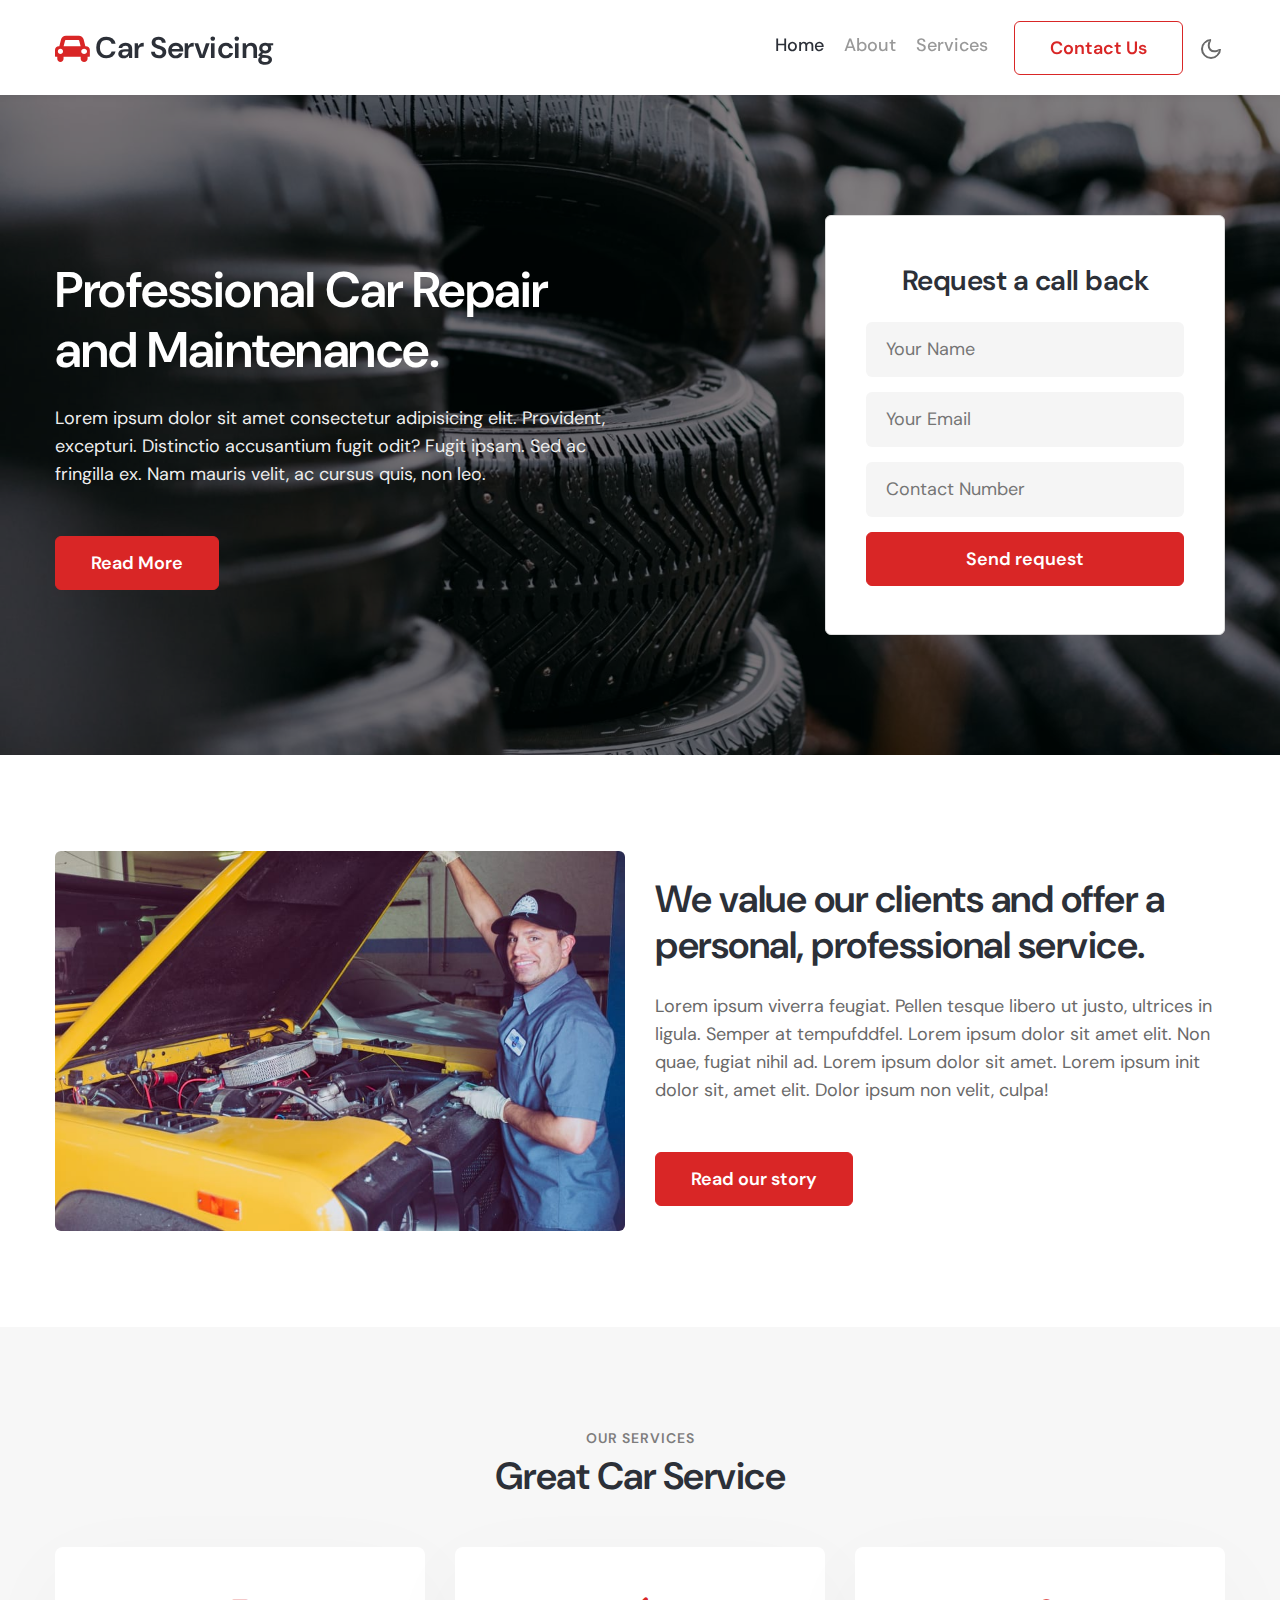
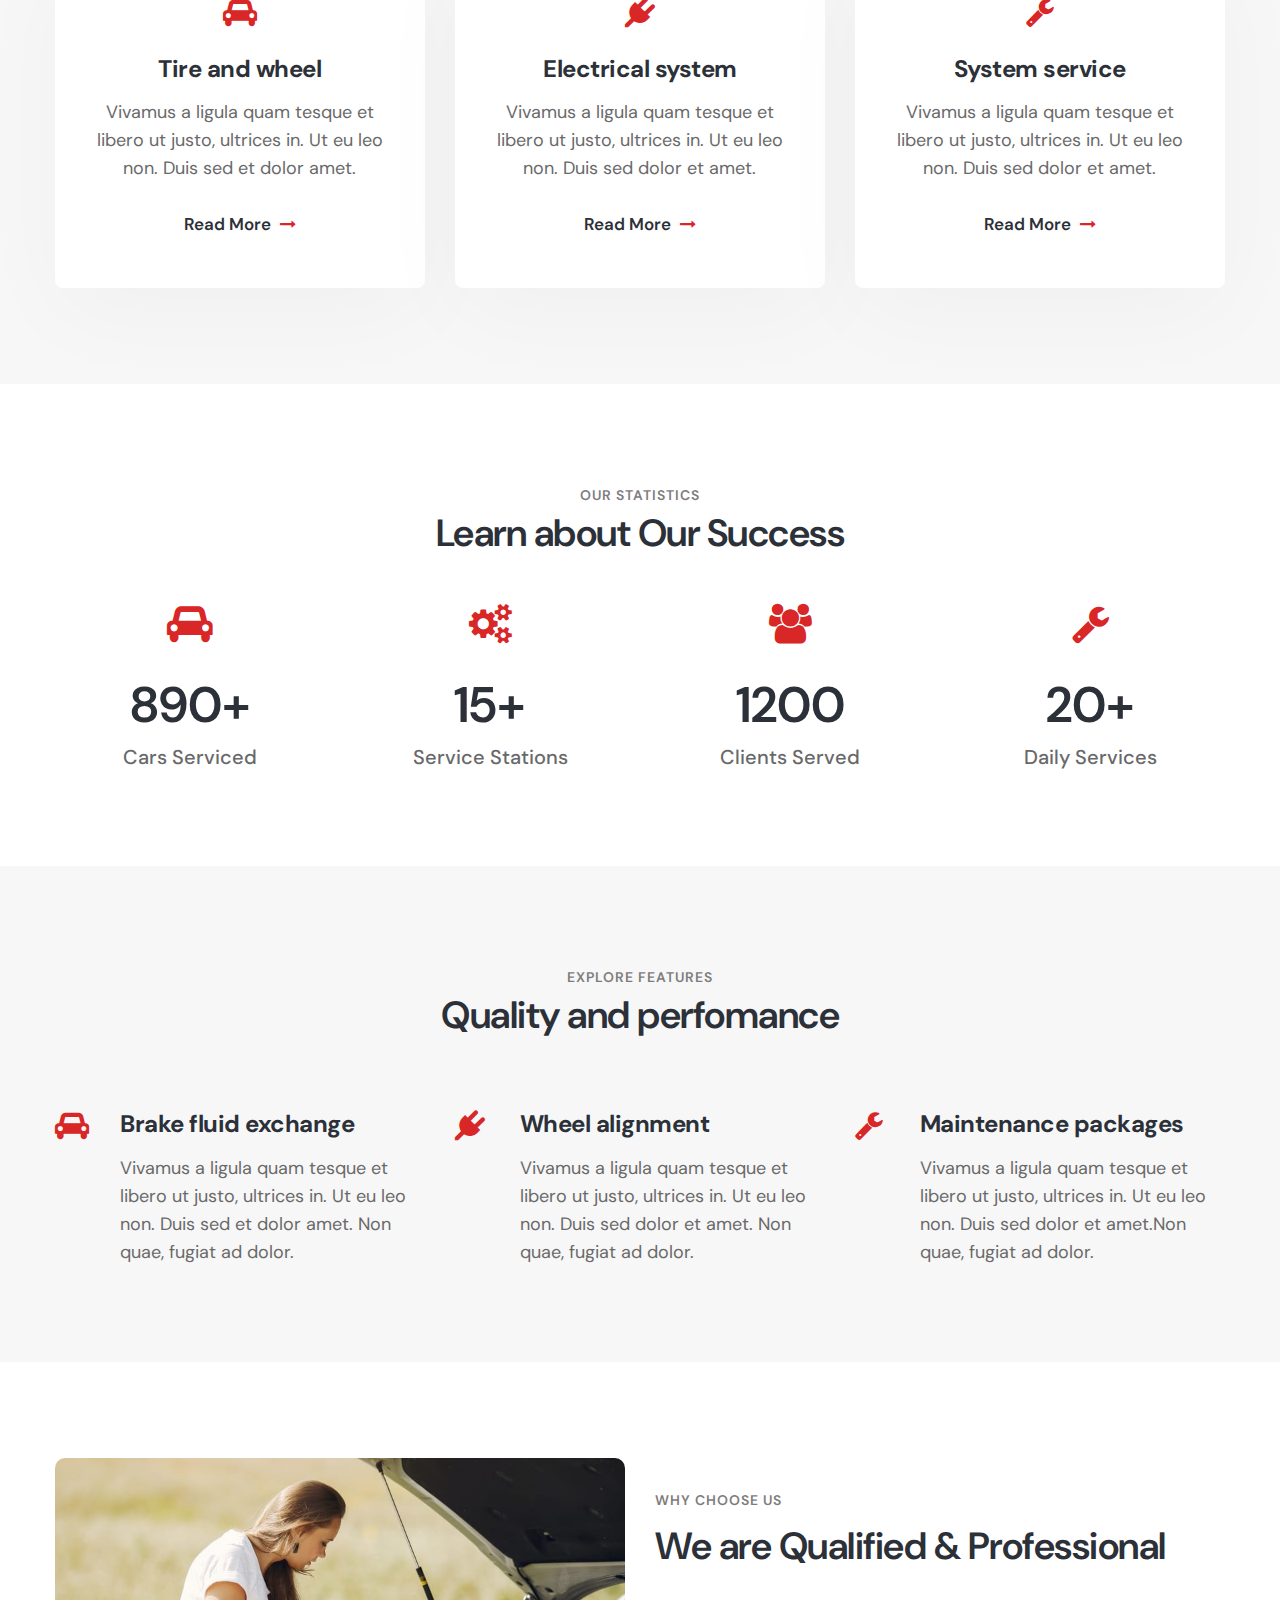
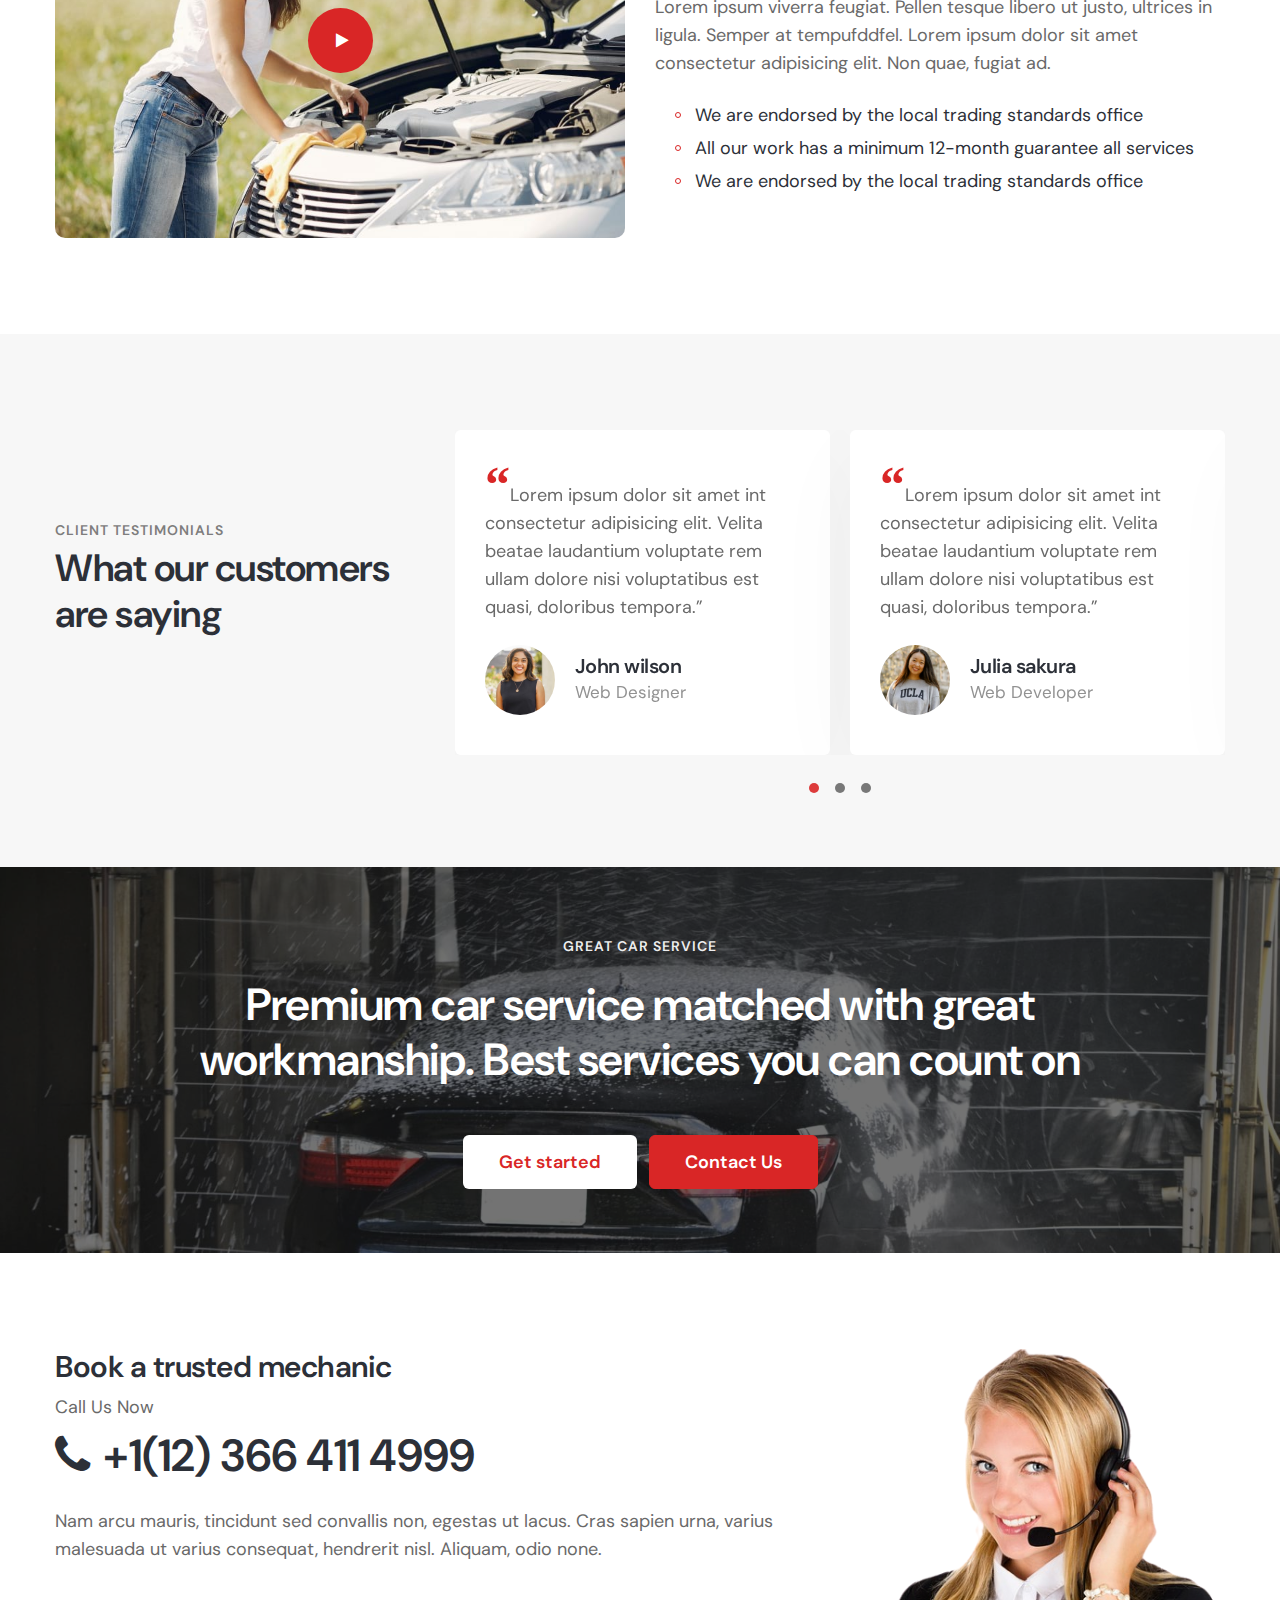
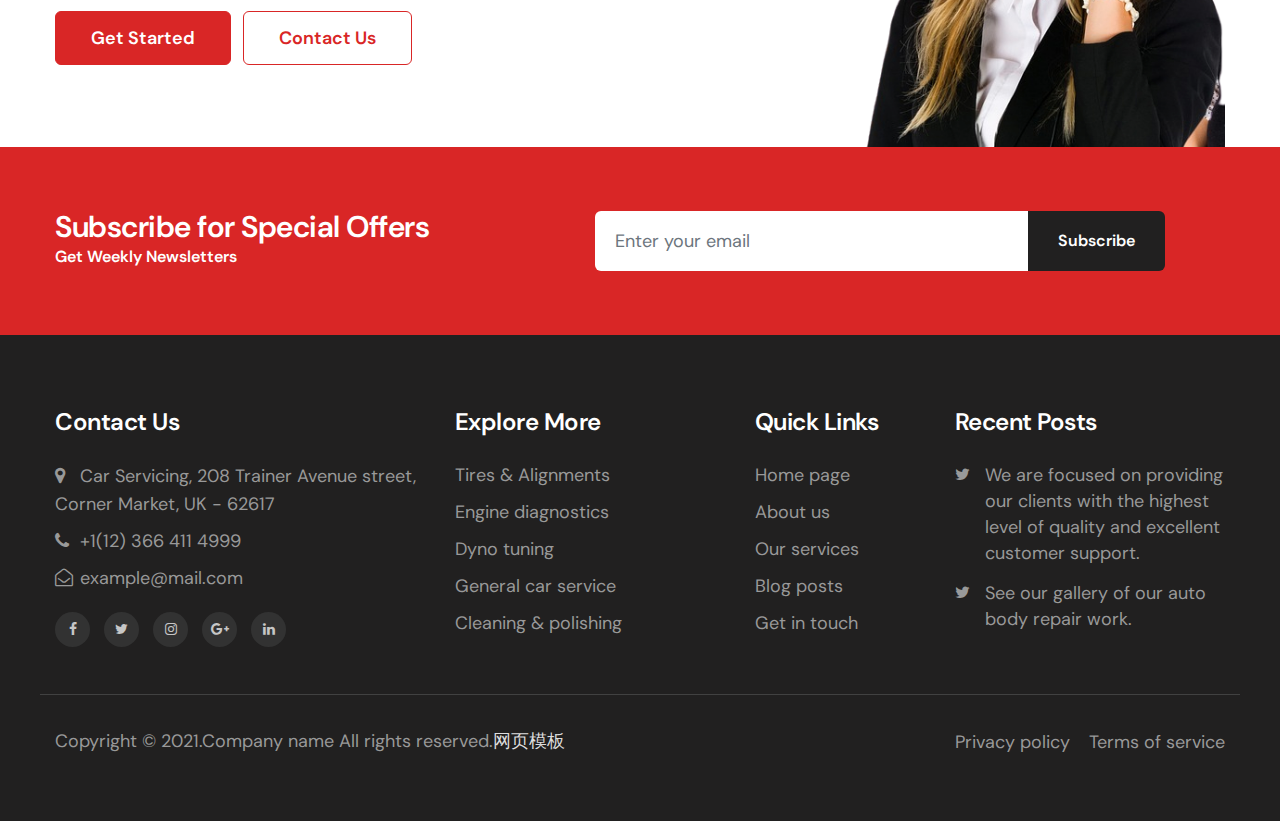
<file: index.html>
<!doctype html>
<html lang="en">

<head>
  <!-- Required meta tags -->
  <meta charset="utf-8">
  <meta name="viewport" content="width=device-width, initial-scale=1, shrink-to-fit=no">

  <title>Home</title>

  <!-- Google fonts -->
  <link href="https://fonts.googleapis.com/css2?family=DM+Sans:wght@400;700&display=swap" rel="stylesheet">

  <!-- Template CSS -->
  <link rel="stylesheet" href="assets/css/style-starter.css">

</head>

<body>
<!-- header -->
<header id="site-header" class="fixed-top">
  <section class="w3l-header-4">
    <div class="container">
      <nav class="navbar navbar-expand-lg navbar-light">
        <h1><a class="navbar-brand" href="index.html"><span class="fa fa-car" aria-hidden="true"></span>
            Car Servicing</span>
          </a></h1>
        <button class="navbar-toggler collapsed" type="button" data-toggle="collapse" data-target="#navbarNav"
          aria-controls="navbarNav" aria-expanded="false" aria-label="Toggle navigation">
          <span class="fa icon-expand fa-bars"></span>
          <span class="fa icon-close fa-times"></span>
        </button>

        <div class="collapse navbar-collapse" id="navbarNav">
          <ul class="navbar-nav ml-auto">
            <li class="nav-item active">
              <a class="nav-link" href="index.html">Home </a>
            </li>
            <li class="nav-item @@about__active">
              <a class="nav-link" href="about.html">About</a>
            </li>
            <li class="nav-item @@services__active">
              <a class="nav-link" href="services.html">Services</a>
            </li>
            <li class="nav-item ml-3">
              <a href="contact.html" class="btn btn-outline-primary btn-style mr-2">Contact Us</a>
            </li>
          </ul>

          <!-- //toggle switch for light and dark theme -->
        </div>
        <!-- toggle switch for light and dark theme -->
        <div class="mobile-position">
          <nav class="navigation">
            <div class="theme-switch-wrapper">
              <label class="theme-switch" for="checkbox">
                <input type="checkbox" id="checkbox">
                <div class="mode-container">
                  <i class="gg-sun"></i>
                  <i class="gg-moon"></i>
                </div>
              </label>
            </div>
          </nav>
        </div>
      </nav>
    </div>
  </section>
</header>
<!-- //header -->

<!-- banner section -->
<section id="home" class="w3l-banner py-5">
    <div class="container py-lg-5 py-md-4">
        <div class="row align-items-center py-lg-4 py-md-3">
            <div class="col-lg-6 col-sm-12">
                <h3 class="mb-md-4 mb-3">Professional Car Repair and Maintenance.</h3>
                <p>Lorem ipsum dolor sit amet consectetur adipisicing elit. Provident, excepturi.
                    Distinctio accusantium fugit odit? Fugit ipsam. Sed ac fringilla ex. Nam mauris velit, ac
                    cursus quis, non leo.</p>
                <div class="mt-sm-5 mt-4">
                    <a class="btn btn-primary btn-style" href="about.html"> Read More </a>
                </div>
            </div>
            <div class="col-lg-5 offset-lg-1 col-md-8 col-sm-10 mt-lg-0 mt-md-5 mt-4">
                <div class="banner-form-w3">
                    <!-- banner form -->
                    <form action="#" method="post">
                        <h5 class="mb-4">Request a call back</h5>
                        <div class="form-style-w3ls">
                            <input placeholder="Your Name" name="name" type="text" required="">
                            <input placeholder="Your Email" name="email" type="email" required="">
                            <input placeholder="Contact Number" name="number" type="text" required="">
                            <button class="btn btn-style btn-primary w-100"> Send request</button>
                        </div>
                    </form>
                    <!-- //banner form -->
                </div>
            </div>
        </div>
    </div>
</section>
<!-- //banner section -->
<!-- home page about section -->
<section class="w3l-index3" id="about">
    <div class="midd-w3 py-5">
        <div class="container py-lg-5 py-md-3">
            <div class="row">
                <div class="col-lg-6">
                    <div class="position-relative">
                        <img src="assets/images/about.jpg" alt="" class="radius-image img-fluid">
                    </div>
                </div>
                <div class="col-lg-6 mt-lg-0 mt-md-5 mt-4 align-self">
                    <h3 class="title-big">We value our clients and offer a personal, professional service.</h3>
                    <p class="mt-4">Lorem ipsum viverra feugiat. Pellen tesque libero ut justo,
                        ultrices in ligula. Semper at tempufddfel. Lorem ipsum dolor sit amet 
                        elit. Non quae, fugiat nihil ad. Lorem ipsum dolor sit amet. Lorem ipsum init
                        dolor sit, amet elit. Dolor ipsum non velit, culpa!</p>
                    <a href="about.html" class="btn btn-style btn-primary mt-lg-5 mt-4">Read our story</a>
                </div>
            </div>
        </div>
    </div>
</section>
<!-- //home page about section -->
<!-- /bottom-grids-->
<section class="w3l-bottom-grids-6 py-5" id="services">
    <div class="container py-lg-5 py-md-4">
        <h6 class="title-small text-center">Our Services</h6>
        <h3 class="title-big mb-md-5 mb-4 text-center">Great Car Service</h3>
        <div class="grids-area-hny main-cont-wthree-fea row">
            <div class="col-lg-4 col-md-6 grids-feature">
                <div class="area-box">
                    <span class="fa fa-car"></span>
                    <h4><a href="#feature" class="title-head">Tire and wheel</a></h4>
                    <p>Vivamus a ligula quam tesque et libero ut justo, ultrices in.  Ut eu leo non. Duis sed et dolor amet.</p>
                    <a href="#url" class="more">Read More <span class="fa fa-long-arrow-right"></span> </a>
                </div>
            </div>
            <div class="col-lg-4 col-md-6 grids-feature mt-md-0 mt-4">
                <div class="area-box">
                    <span class="fa fa-plug"></span>
                    <h4><a href="#feature" class="title-head">Electrical system</a></h4>
                    <p>Vivamus a ligula quam tesque et libero ut justo, ultrices in. Ut eu leo non. Duis sed dolor et amet.</p>
                    <a href="#url" class="more">Read More <span class="fa fa-long-arrow-right"></span> </a>
                </div>
            </div>
            <div class="col-lg-4 col-md-6 grids-feature mt-lg-0 mt-4">
                <div class="area-box">
                    <span class="fa fa-wrench"></span>
                    <h4><a href="#feature" class="title-head">System service</a></h4>
                    <p>Vivamus a ligula quam tesque et libero ut justo, ultrices in. Ut eu leo non. Duis sed dolor et amet.</p>
                    <a href="#url" class="more">Read More <span class="fa fa-long-arrow-right"></span> </a>
                </div>
            </div>
        </div>
    </div>
</section>
<!-- //bottom-grids-->
<!-- stats -->
<section class="w3l-stats py-lg-5 py-4" id="stats">
    <div class="gallery-inner container py-md-5 py-4">

        <h6 class="title-small text-center">Our Statistics</h6>
        <h3 class="title-big mb-md-5 mb-5 text-center">Learn about Our Success</h3>
        <div class="row stats-con">
            <div class="col-md-3 col-6 stats_info counter_grid">
                <span class="fa fa-car"></span>
                <p class="counter">890+</p>
                <h4>Cars serviced</h4>
            </div>
            <div class="col-md-3 col-6 stats_info counter_grid1">
                <span class="fa fa-cogs"></span>
                <p class="counter">15+</p>
                <h4>Service stations</h4>
            </div>
            <div class="col-md-3 col-6 stats_info counter_grid mt-md-0 mt-5">
                <span class="fa fa-users"></span>
                <p class="counter">1200</p>
                <h4>Clients served</h4>
            </div>
            <div class="col-md-3 col-6 stats_info counter_grid2 mt-md-0 mt-5">
                <span class="fa fa-wrench"></span>
                <p class="counter">20+</p>
                <h4>Daily services</h4>
            </div>
        </div>
    </div>
</section>
<!-- //stats -->
<!-- /bottom-grids-->
<section class="w3l-bottom-grids-6 py-5">
    <div class="container py-lg-5 py-md-4">
        <h6 class="title-small text-center">Explore features</h6>
        <h3 class="title-big mb-md-5 mb-4 text-center">Quality and perfomance</h3>
        <div class="grids-area-hny main-cont-wthree-fea row pt-4">
            <div class="col-lg-4 col-md-6 grids-feature">
                <div class="area-box-feature">
                    <span class="fa fa-car"></span>
                    <div class="info">
                        <h4><a href="#feature" class="title-head mt-0">Brake fluid exchange</a></h4>
                        <p>Vivamus a ligula quam tesque et libero ut justo, ultrices in. Ut eu leo non. Duis sed et
                            dolor amet. Non quae, fugiat ad dolor.</p>
                    </div>
                </div>
            </div>
            <div class="col-lg-4 col-md-6 grids-feature mt-md-0 mt-5">
                <div class="area-box-feature">
                    <span class="fa fa-plug"></span>
                    <div class="info">
                        <h4><a href="#feature" class="title-head mt-0">Wheel alignment</a></h4>
                        <p>Vivamus a ligula quam tesque et libero ut justo, ultrices in. Ut eu leo non. Duis sed dolor
                            et
                            amet. Non quae, fugiat ad dolor.</p>
                    </div>
                </div>
            </div>
            <div class="col-lg-4 col-md-6 grids-feature mt-lg-0 mt-5">
                <div class="area-box-feature">
                    <span class="fa fa-wrench"></span>
                    <div class="info">
                        <h4><a href="#feature" class="title-head mt-0">Maintenance packages</a></h4>
                        <p>Vivamus a ligula quam tesque et libero ut justo, ultrices in. Ut eu leo non. Duis sed dolor
                            et amet.Non quae, fugiat ad dolor.
                        </p>
                    </div>
                </div>
            </div>
        </div>
    </div>
</section>
<!-- //bottom-grids-->

<section class="w3l-aboutblock py-5" id="about">
    <div class="midd-w3">
        <div class="container py-lg-5 py-md-3">
            <div class="row">
                <div class="col-lg-6 left-wthree-img text-righ">
                    <div class="position-relative">
                        <img src="assets/images/blog1.jpg" alt="" class="img-fluid">
                        <a href="#small-dialog" class="popup-with-zoom-anim play-view text-center position-absolute">
                            <span class="video-play-icon">
                                <span class="fa fa-play"></span>
                            </span>
                        </a>
                        <!-- dialog itself, mfp-hide class is required to make dialog hidden -->
                        <div id="small-dialog" class="zoom-anim-dialog mfp-hide">
                            <iframe src="https://www.youtube.com/embed/eWUxqVFBq74" allow="autoplay; fullscreen"
                                allowfullscreen=""></iframe>
                        </div>
                    </div>
                </div>
                <div class="col-lg-6 mt-lg-0 mt-sm-5 mt-4 about-right-faq align-self">
                    <span class="title-small mb-md-2">Why choose us</span>
                    <h3 class="title-big">We are Qualified & Professional</h3>
                    <p class="mt-lg-4 mt-3">Lorem ipsum viverra feugiat. Pellen tesque libero ut justo,
                        ultrices in ligula. Semper at tempufddfel. Lorem ipsum dolor sit amet consectetur adipisicing
                        elit. Non quae, fugiat ad.</p>
                    <ol class="w3l-right mt-4">
                        <li>We are endorsed by the local trading standards office</li>
                        <li>All our work has a minimum 12-month guarantee all services</li>
                        <li>We are endorsed by the local trading standards office</li>
                    </ol>
                </div>
            </div>
        </div>
    </div>
</section>

<!-- testimonials -->
<section class="w3l-clients" id="clients">
	<!-- /grids -->
	<div class="cusrtomer-layout py-5">
		<div class="container py-lg-5 py-md-4">
			<!-- /grids -->
			<div class="row testimonial-row">
			  <div class="col-lg-4 heading align-self">
				  <h6 class="title-small">Client Testimonials</h6>
				  <h3 class="title-big mb-md-5 mb-4">What our customers are saying</h3>
			  </div>
  
				<div id="owl-demo1" class="col-lg-8 owl-two owl-carousel owl-theme mb-md-3 mb-sm-5 mb-4">
					<div class="item">
						<div class="testimonial-content">
							<div class="testimonial">
								<blockquote>
									<q>Lorem ipsum dolor sit amet int consectetur adipisicing elit. Velita beatae laudantium
										voluptate rem ullam dolore nisi voluptatibus est quasi, doloribus tempora.</q>
								</blockquote>
								<div class="testi-des">
									<div class="test-img"><img src="assets/images/team1.jpg" class="img-fluid" alt="client-img">
									</div>
									<div class="peopl align-self">
										<h3>John wilson</h3>
										<p class="indentity">Web Designer </p>
									</div>
								</div>
							</div>
						</div>
					</div>
					<div class="item">
						<div class="testimonial-content">
							<div class="testimonial">
							  <blockquote>
								  <q>Lorem ipsum dolor sit amet int consectetur adipisicing elit. Velita beatae laudantium
									  voluptate rem ullam dolore nisi voluptatibus est quasi, doloribus tempora.</q>
							  </blockquote>
								<div class="testi-des">
									<div class="test-img"><img src="assets/images/team2.jpg" class="img-fluid" alt="client-img">
									</div>
									<div class="peopl align-self">
										<h3>Julia sakura</h3>
										<p class="indentity">Web Developer </p>
									</div>
								</div>
							</div>
						</div>
					</div>
					<div class="item">
						<div class="testimonial-content">
							<div class="testimonial">
							  <blockquote>
								  <q>Lorem ipsum dolor sit amet int consectetur adipisicing elit. Velita beatae laudantium
									  voluptate rem ullam dolore nisi voluptatibus est quasi, doloribus tempora.</q>
							  </blockquote>
								<div class="testi-des">
									<div class="test-img"><img src="assets/images/team3.jpg" class="img-fluid" alt="client-img">
									</div>
									<div class="peopl align-self">
										<h3>Roy Linderson</h3>
										<p class="indentity">Web designer</p>
									</div>
								</div>
							</div>
						</div>
					</div>
					<div class="item">
						<div class="testimonial-content">
							<div class="testimonial">
							  <blockquote>
								  <q>Lorem ipsum dolor sit amet int consectetur adipisicing elit. Velita beatae laudantium
									  voluptate rem ullam dolore nisi voluptatibus est quasi, doloribus tempora.</q>
							  </blockquote>
								<div class="testi-des">
									<div class="test-img"><img src="assets/images/team4.jpg" class="img-fluid" alt="client-img">
									</div>
									<div class="peopl align-self">
										<h3>Mike Thyson</h3>
										<p class="indentity">Web Developer</p>
									</div>
								</div>
							</div>
						</div>
					</div>
					<div class="item">
						<div class="testimonial-content">
							<div class="testimonial">
							  <blockquote>
								  <q>Lorem ipsum dolor sit amet int consectetur adipisicing elit. Velita beatae laudantium
									  voluptate rem ullam dolore nisi voluptatibus est quasi, doloribus tempora.</q>
							  </blockquote>
								<div class="testi-des">
									<div class="test-img"><img src="assets/images/team2.jpg" class="img-fluid" alt="client-img">
									</div>
									<div class="peopl align-self">
										<h3>Laura gill</h3>
										<p class="indentity">Web designer</p>
									</div>
								</div>
							</div>
						</div>
					</div>
					<div class="item">
						<div class="testimonial-content">
							<div class="testimonial">
							  <blockquote>
								  <q>Lorem ipsum dolor sit amet int consectetur adipisicing elit. Velita beatae laudantium
									  voluptate rem ullam dolore nisi voluptatibus est quasi, doloribus tempora.</q>
							  </blockquote>
								<div class="testi-des">
									<div class="test-img"><img src="assets/images/team3.jpg" class="img-fluid" alt="client-img">
									</div>
									<div class="peopl align-self">
										<h3>Smith Johnson</h3>
										<p class="indentity">Web developer</p>
									</div>
								</div>
							</div>
						</div>
					</div>
				</div>
			</div>
		</div>
		<!-- /grids -->
	</div>
	<!-- //grids -->
  </section>
  <!-- //testimonials -->
  
<!-- middle -->
<div class="middle py-5">
    <div class="container py-3">
        <div class="welcome-left text-center">
            <h6 class="title-small text-center mb-3">Great car service</h6>
            <h3>Premium car service matched with great workmanship. Best services you can count on</h3>
            <a href="#started" class="btn btn-style btn-white mt-5 mr-2">Get started</a>
            <a href="contact.html" class="btn btn-style btn-primary mt-5">Contact Us</a>
        </div>
    </div>
</div>
<!-- //middle -->
<!-- call us -->
<section class="w3l-call pt-5" id="book">
    <div class="container pt-lg-5 pt-md-4">
        <div class="row">
            <div class="col-md-8">
                <h4 class="mb-2">Book a trusted mechanic</h4>
                <p class="mb-2">Call Us Now</p>
                <h2><span class="fa mr-1 fa-phone"></span> +1(12) 366 411 4999</h2>
                <p class="mt-4">Nam arcu mauris, tincidunt sed convallis non, egestas ut lacus. Cras sapien urna,
                    varius malesuada ut varius consequat, hendrerit nisl. Aliquam, odio none.</p>
                <a class="btn btn-primary btn-style mt-md-5 mt-4" href="#started"> Get Started </a>
                <a href="contact.html" class="btn btn-outline-primary btn-style ml-2 mt-md-5 mt-4">Contact Us</a>
            </div>
            <div class="col-lg-4 col-md-4 col-sm-6 col-8 mt-md-0 mt-5">
                <img src="assets/images/customer.png" alt="" class="img-fluid">
            </div>
        </div>
    </div>
</section>
<!-- //call us -->
  <!-- forms -->
    <section class="w3l-forms-9" id="newsletter">
        <div class="main-w3 py-5 bg-primary">
            <div class="container py-lg-3">
                <div class="row align-items-center">
                    <div class="main-midd col-lg-6">
                        <h4 class="title-head">Subscribe for Special Offers</h4>
                        <p>Get Weekly Newsletters</p>
                    </div>
                    <div class="main-midd-2 col-lg-6 mt-lg-0 mt-4">
                        <form action="#url" method="GET" class="rightside-form">
                            <input type="email" class="form-control" name="email" placeholder="Enter your email">
                            <button class="btn" type="submit">Subscribe</button>
                        </form>
                    </div>
                </div>
            </div>
        </div>
    </section>
    <!-- //forms -->
     <!-- footer -->
     <section class="w3l-footer-29-main" id="footer">
      <div class="footer-29 py-5">
        <div class="container pb-lg-3">
          <div class="row footer-top-29">
            <div class="col-lg-4 col-md-6 footer-list-29 footer-1 mt-md-4">
              <h6 class="footer-title-29">Contact Us</h6>
              <ul>
                <li>
                  <p><span class="fa fa-map-marker"></span> Car Servicing, 208 Trainer Avenue street,
                    Corner Market, UK - 62617</p>
                </li>
                <li><a href="tel:+1(12) 366 411 4999"><span class="fa fa-phone"></span> +1(12) 366 411 4999</a></li>
                <li><a href="mailto:example@mail.com" class="mail"><span class="fa fa-envelope-open-o"></span>
                    example@mail.com</a></li>
              </ul>
              <div class="main-social-footer-29">
                <a href="#facebook" class="facebook"><span class="fa fa-facebook"></span></a>
                <a href="#twitter" class="twitter"><span class="fa fa-twitter"></span></a>
                <a href="#instagram" class="instagram"><span class="fa fa-instagram"></span></a>
                <a href="#google-plus" class="google-plus"><span class="fa fa-google-plus"></span></a>
                <a href="#linkedin" class="linkedin"><span class="fa fa-linkedin"></span></a>
              </div>
            </div>
            <div class="col-lg-3 col-md-6 col-6 footer-list-29 footer-2 mt-4">
              <ul>
                <h6 class="footer-title-29">Explore More</h6>
                <li><a href="#url">Tires & Alignments</a></li>
                <li><a href="#url">Engine diagnostics</a></li>
                <li><a href="#url">Dyno tuning</a></li>
                <li><a href="#url">General car service</a></li>
                <li><a href="#url">Cleaning & polishing</a></li>
              </ul>
            </div>
            <div class="col-lg-2 col-md-6 col-6 footer-list-29 footer-4 mt-4">
              <ul>
                <h6 class="footer-title-29">Quick Links</h6>
                <li><a href="index.html">Home page</a></li>
                <li><a href="about.html">About us</a></li>
                <li><a href="services.html">Our services</a></li>
                <li><a href="#blog">Blog posts</a></li>
                <li><a href="contact.html">Get in touch</a></li>
              </ul>
            </div>
            <div class="col-lg-3 col-md-6 footer-list-29 footer-3 mt-4">
              <div class="properties">
                <h6 class="footer-title-29">Recent Posts</h6>
                <a class="d-grid twitter-feed" href="blog-single.html">
                  <p>We are focused on providing our clients with the highest
                    level of quality and excellent customer support.</p>
                </a>
                <a class="d-grid twitter-feed" href="blog-single.html">
                  <p>See our gallery of our auto body repair work.</p>
                </a>
              </div>
            </div>
          </div>
          <div class="row bottom-copies">
            <p class="copy-footer-29 col-lg-8">Copyright &copy; 2021.Company name All rights reserved.<a target="_blank" href="https://sc.chinaz.com/moban/">&#x7F51;&#x9875;&#x6A21;&#x677F;</a></p>
            <ul class="list-btm-29 col-lg-4">
              <li><a href="#link">Privacy policy</a></li>
              <li><a href="#link">Terms of service</a></li>
            </ul>
          </div>
        </div>
      </div>
      <!-- move top -->
      <button onclick="topFunction()" id="movetop" class="bg-primary" title="Go to top">
        <span class="fa fa-level-up"></span>
      </button>
      <script>
        // When the user scrolls down 20px from the top of the document, show the button
        window.onscroll = function () {
          scrollFunction()
        };

        function scrollFunction() {
          if (document.body.scrollTop > 20 || document.documentElement.scrollTop > 20) {
            document.getElementById("movetop").style.display = "block";
          } else {
            document.getElementById("movetop").style.display = "none";
          }
        }

        // When the user clicks on the button, scroll to the top of the document
        function topFunction() {
          document.body.scrollTop = 0;
          document.documentElement.scrollTop = 0;
        }
      </script>
      <!-- /move top -->
    </section>
    <!-- // footer -->

    <script src="assets/js/jquery-3.3.1.min.js"></script> <!-- Common jquery plugin -->

    <script src="assets/js/theme-change.js"></script><!-- theme switch js (light and dark)-->

    <!-- magnific popup -->
    <script src="assets/js/jquery.magnific-popup.min.js"></script>
    <script>
      $(document).ready(function () {
        $('.popup-with-zoom-anim').magnificPopup({
          type: 'inline',

          fixedContentPos: false,
          fixedBgPos: true,

          overflowY: 'auto',

          closeBtnInside: true,
          preloader: false,

          midClick: true,
          removalDelay: 300,
          mainClass: 'my-mfp-zoom-in'
        });

        $('.popup-with-move-anim').magnificPopup({
          type: 'inline',

          fixedContentPos: false,
          fixedBgPos: true,

          overflowY: 'auto',

          closeBtnInside: true,
          preloader: false,

          midClick: true,
          removalDelay: 300,
          mainClass: 'my-mfp-slide-bottom'
        });
      });
    </script>
    <!-- magnific popup -->

    <script src="assets/js/owl.carousel.js"></script>
    <!-- script for tesimonials carousel slider -->
    <script>
      $(document).ready(function () {
        $("#owl-demo1").owlCarousel({
          loop: true,
          margin: 20,
          nav: false,
          responsiveClass: true,
          responsive: {
            0: {
              items: 1,
              nav: false
            },
            736: {
              items: 1,
              nav: false
            },
            1000: {
              items: 2,
              nav: false,
              loop: false
            }
          }
        })
      })
    </script>
    <!-- //script for tesimonials carousel slider -->

    <!--/MENU-JS-->
    <script>
      $(window).on("scroll", function () {
        var scroll = $(window).scrollTop();

        if (scroll >= 80) {
          $("#site-header").addClass("nav-fixed");
        } else {
          $("#site-header").removeClass("nav-fixed");
        }
      });

      //Main navigation Active Class Add Remove
      $(".navbar-toggler").on("click", function () {
        $("header").toggleClass("active");
      });
      $(document).on("ready", function () {
        if ($(window).width() > 991) {
          $("header").removeClass("active");
        }
        $(window).on("resize", function () {
          if ($(window).width() > 991) {
            $("header").removeClass("active");
          }
        });
      });
    </script>
    <!--//MENU-JS-->

    <!-- disable body scroll which navbar is in active -->
    <script>
      $(function () {
        $('.navbar-toggler').click(function () {
          $('body').toggleClass('noscroll');
        })
      });
    </script>
    <!-- //disable body scroll which navbar is in active -->

    <!--bootstrap-->
    <script src="assets/js/bootstrap.min.js"></script>
    <!-- //bootstrap-->
    </body>

    </html>
</file>
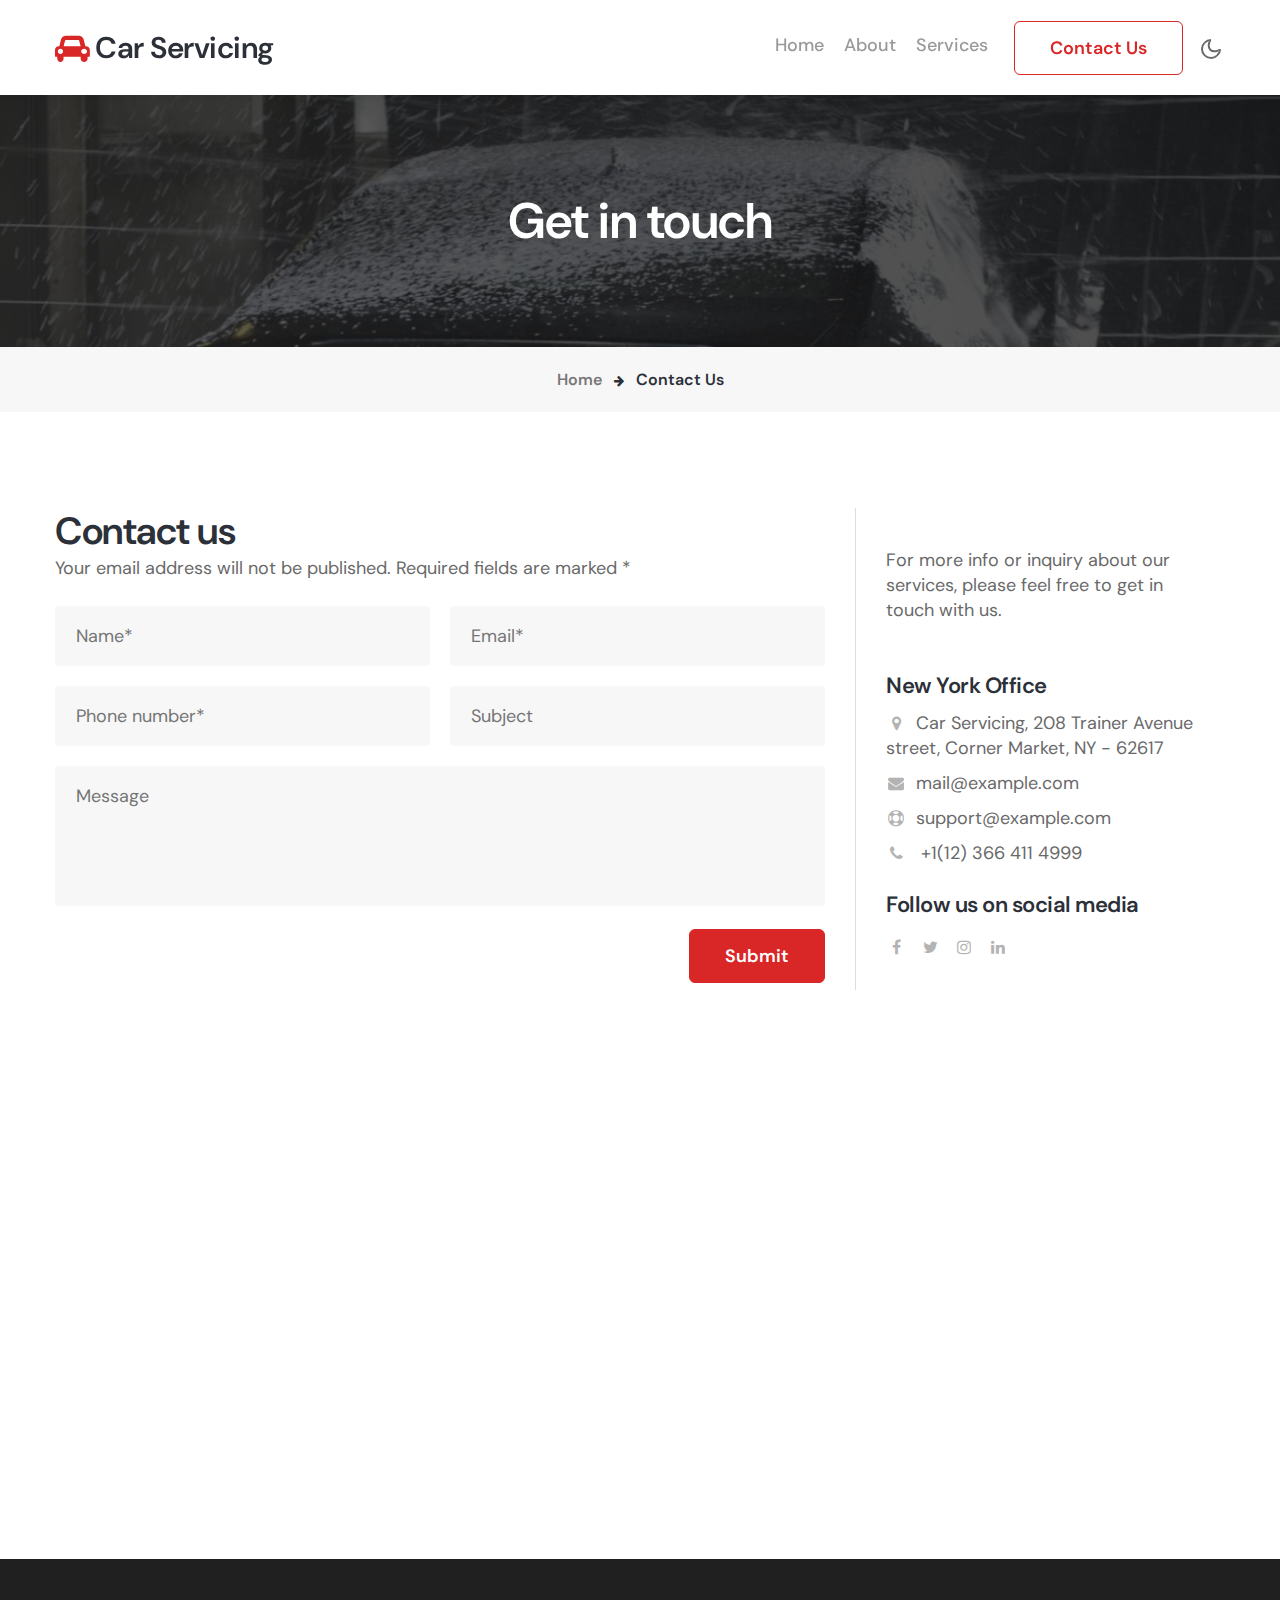
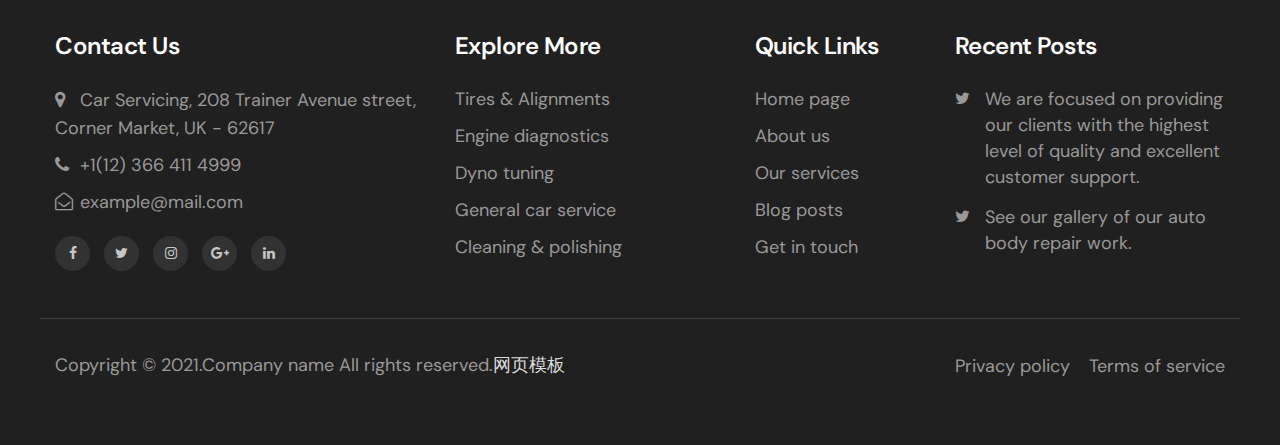
<file: contact.html>
<!doctype html>
<html lang="en">

<head>
  <!-- Required meta tags -->
  <meta charset="utf-8">
  <meta name="viewport" content="width=device-width, initial-scale=1, shrink-to-fit=no">

  <title>Contact</title>

  <!-- Google fonts -->
  <link href="https://fonts.googleapis.com/css2?family=DM+Sans:wght@400;700&display=swap" rel="stylesheet">

  <!-- Template CSS -->
  <link rel="stylesheet" href="assets/css/style-starter.css">

</head>

<body>
<!-- header -->
<header id="site-header" class="fixed-top">
  <section class="w3l-header-4">
    <div class="container">
      <nav class="navbar navbar-expand-lg navbar-light">
        <h1><a class="navbar-brand" href="index.html"><span class="fa fa-car" aria-hidden="true"></span>
            Car Servicing</span>
          </a></h1>
        <button class="navbar-toggler collapsed" type="button" data-toggle="collapse" data-target="#navbarNav"
          aria-controls="navbarNav" aria-expanded="false" aria-label="Toggle navigation">
          <span class="fa icon-expand fa-bars"></span>
          <span class="fa icon-close fa-times"></span>
        </button>

        <div class="collapse navbar-collapse" id="navbarNav">
          <ul class="navbar-nav ml-auto">
            <li class="nav-item @@home__active">
              <a class="nav-link" href="index.html">Home </a>
            </li>
            <li class="nav-item @@about__active">
              <a class="nav-link" href="about.html">About</a>
            </li>
            <li class="nav-item @@services__active">
              <a class="nav-link" href="services.html">Services</a>
            </li>
            <li class="nav-item ml-3">
              <a href="contact.html" class="btn btn-outline-primary btn-style mr-2">Contact Us</a>
            </li>
          </ul>

          <!-- //toggle switch for light and dark theme -->
        </div>
        <!-- toggle switch for light and dark theme -->
        <div class="mobile-position">
          <nav class="navigation">
            <div class="theme-switch-wrapper">
              <label class="theme-switch" for="checkbox">
                <input type="checkbox" id="checkbox">
                <div class="mode-container">
                  <i class="gg-sun"></i>
                  <i class="gg-moon"></i>
                </div>
              </label>
            </div>
          </nav>
        </div>
      </nav>
    </div>
  </section>
</header>
<!-- //header -->

<section class="w3l-about-breadcrumb">
    <div class="breadcrumb-bg breadcrumb-bg-about py-5">
        <div class="container py-lg-5 py-md-3">
            <h2 class="title">Get in touch</h2>
        </div>
    </div>
</section>
<section class="w3l-breadcrumb">
    <div class="container">
        <ul class="breadcrumbs-custom-path">
            <li><a href="#url">Home</a></li>
            <li class="active"><span class="fa fa-arrow-right mx-2" aria-hidden="true"></span> Contact Us</li>
        </ul>
    </div>
</section>
 <!-- contacts -->
 <section class="w3l-contact-7 py-5">
     <div class="contacts-9 py-lg-5 py-md-4">
         <div class="container">
             <div class="top-map">
                 <div class="row map-content-9">
                     <div class="col-lg-8">
                         <h3 class="title-big">Contact us</h3>
                         <p class="mb-4">Your email address will not be published. Required fields are marked *</p>
                         <form action="https://sendmail.w3layouts.com/submitForm" method="post" class="text-right">
                             <div class="form-grid">
                                 <input type="text" name="w3lName" id="w3lName" placeholder="Name*" required="">
                                 <input type="email" name="w3lSender" id="w3lSender" placeholder="Email*" required="">
                                 <input type="text" name="w3lPhone" id="w3lPhone" placeholder="Phone number*"
                                     required="">
                                 <input type="text" name="w3lSubject" id="w3lSubject" placeholder="Subject">
                             </div>
                             <textarea name="w3lMessage" id="w3lMessage" placeholder="Message"></textarea>
                             <button type="submit" class="btn btn-primary btn-style mt-3">Submit</button>
                         </form>
                     </div>
                     <div class="col-lg-4 cont-details">
                         <address>
                            <p>For more info or inquiry about our services, please feel free to get in touch with us.</p>
                             <h5 class="mt-md-5 mt-4">New York Office</h5>
                             <p><span class="fa fa-map-marker"></span>Car Servicing, 208 Trainer Avenue street, Corner
                                 Market, NY - 62617 </p>
                             <p> <a href="mailto:mail@example.com"><span
                                         class="fa fa-envelope"></span>mail@example.com</a></p>
                             <p> <a href="mailto:support@example.com"><span
                                         class="fa fa-support"></span>support@example.com</a></p>
                             <p><span class="fa fa-phone"></span><a href="tel:+1(12) 366 411 4999"> +1(12) 366 411
                                     4999</a></p>

                             <h5 class="mt-4 mb-3">Follow us on social media</h5>
                             <div class="main-social-footer-29">
                                 <a href="#facebook" class="facebook"><span class="fa fa-facebook"></span></a>
                                 <a href="#twitter" class="twitter"><span class="fa fa-twitter"></span></a>
                                 <a href="#instagram" class="instagram"><span class="fa fa-instagram"></span></a>
                                 <a href="#linkedin" class="linkedin"><span class="fa fa-linkedin"></span></a>
                             </div>
                         </address>
                     </div>
                 </div>
                 <div class="map mt-lg-5 mt-md-3">
                     <iframe
                         src="https://www.google.com/maps/embed?pb=!1m18!1m12!1m3!1d387190.2895687731!2d-74.26055986835598!3d40.697668402590374!2m3!1f0!2f0!3f0!3m2!1i1024!2i768!4f13.1!3m3!1m2!1s0x89c24fa5d33f083b%3A0xc80b8f06e177fe62!2sNew+York%2C+NY%2C+USA!5e0!3m2!1sen!2sin!4v1562582305883!5m2!1sen!2sin"
                         frameborder="0" style="border:0" allowfullscreen=""></iframe>
                 </div>
             </div>

         </div>

     </div>

 </section>
 <!-- //contacts -->
     <!-- footer -->
     <section class="w3l-footer-29-main" id="footer">
      <div class="footer-29 py-5">
        <div class="container pb-lg-3">
          <div class="row footer-top-29">
            <div class="col-lg-4 col-md-6 footer-list-29 footer-1 mt-md-4">
              <h6 class="footer-title-29">Contact Us</h6>
              <ul>
                <li>
                  <p><span class="fa fa-map-marker"></span> Car Servicing, 208 Trainer Avenue street,
                    Corner Market, UK - 62617</p>
                </li>
                <li><a href="tel:+1(12) 366 411 4999"><span class="fa fa-phone"></span> +1(12) 366 411 4999</a></li>
                <li><a href="mailto:example@mail.com" class="mail"><span class="fa fa-envelope-open-o"></span>
                    example@mail.com</a></li>
              </ul>
              <div class="main-social-footer-29">
                <a href="#facebook" class="facebook"><span class="fa fa-facebook"></span></a>
                <a href="#twitter" class="twitter"><span class="fa fa-twitter"></span></a>
                <a href="#instagram" class="instagram"><span class="fa fa-instagram"></span></a>
                <a href="#google-plus" class="google-plus"><span class="fa fa-google-plus"></span></a>
                <a href="#linkedin" class="linkedin"><span class="fa fa-linkedin"></span></a>
              </div>
            </div>
            <div class="col-lg-3 col-md-6 col-6 footer-list-29 footer-2 mt-4">
              <ul>
                <h6 class="footer-title-29">Explore More</h6>
                <li><a href="#url">Tires & Alignments</a></li>
                <li><a href="#url">Engine diagnostics</a></li>
                <li><a href="#url">Dyno tuning</a></li>
                <li><a href="#url">General car service</a></li>
                <li><a href="#url">Cleaning & polishing</a></li>
              </ul>
            </div>
            <div class="col-lg-2 col-md-6 col-6 footer-list-29 footer-4 mt-4">
              <ul>
                <h6 class="footer-title-29">Quick Links</h6>
                <li><a href="index.html">Home page</a></li>
                <li><a href="about.html">About us</a></li>
                <li><a href="services.html">Our services</a></li>
                <li><a href="#blog">Blog posts</a></li>
                <li><a href="contact.html">Get in touch</a></li>
              </ul>
            </div>
            <div class="col-lg-3 col-md-6 footer-list-29 footer-3 mt-4">
              <div class="properties">
                <h6 class="footer-title-29">Recent Posts</h6>
                <a class="d-grid twitter-feed" href="blog-single.html">
                  <p>We are focused on providing our clients with the highest
                    level of quality and excellent customer support.</p>
                </a>
                <a class="d-grid twitter-feed" href="blog-single.html">
                  <p>See our gallery of our auto body repair work.</p>
                </a>
              </div>
            </div>
          </div>
          <div class="row bottom-copies">
            <p class="copy-footer-29 col-lg-8">Copyright &copy; 2021.Company name All rights reserved.<a target="_blank" href="https://sc.chinaz.com/moban/">&#x7F51;&#x9875;&#x6A21;&#x677F;</a></p>
            <ul class="list-btm-29 col-lg-4">
              <li><a href="#link">Privacy policy</a></li>
              <li><a href="#link">Terms of service</a></li>
            </ul>
          </div>
        </div>
      </div>
      <!-- move top -->
      <button onclick="topFunction()" id="movetop" class="bg-primary" title="Go to top">
        <span class="fa fa-level-up"></span>
      </button>
      <script>
        // When the user scrolls down 20px from the top of the document, show the button
        window.onscroll = function () {
          scrollFunction()
        };

        function scrollFunction() {
          if (document.body.scrollTop > 20 || document.documentElement.scrollTop > 20) {
            document.getElementById("movetop").style.display = "block";
          } else {
            document.getElementById("movetop").style.display = "none";
          }
        }

        // When the user clicks on the button, scroll to the top of the document
        function topFunction() {
          document.body.scrollTop = 0;
          document.documentElement.scrollTop = 0;
        }
      </script>
      <!-- /move top -->
    </section>
    <!-- // footer -->

    <script src="assets/js/jquery-3.3.1.min.js"></script> <!-- Common jquery plugin -->

    <script src="assets/js/theme-change.js"></script><!-- theme switch js (light and dark)-->

    <!-- magnific popup -->
    <script src="assets/js/jquery.magnific-popup.min.js"></script>
    <script>
      $(document).ready(function () {
        $('.popup-with-zoom-anim').magnificPopup({
          type: 'inline',

          fixedContentPos: false,
          fixedBgPos: true,

          overflowY: 'auto',

          closeBtnInside: true,
          preloader: false,

          midClick: true,
          removalDelay: 300,
          mainClass: 'my-mfp-zoom-in'
        });

        $('.popup-with-move-anim').magnificPopup({
          type: 'inline',

          fixedContentPos: false,
          fixedBgPos: true,

          overflowY: 'auto',

          closeBtnInside: true,
          preloader: false,

          midClick: true,
          removalDelay: 300,
          mainClass: 'my-mfp-slide-bottom'
        });
      });
    </script>
    <!-- magnific popup -->

    <script src="assets/js/owl.carousel.js"></script>
    <!-- script for tesimonials carousel slider -->
    <script>
      $(document).ready(function () {
        $("#owl-demo1").owlCarousel({
          loop: true,
          margin: 20,
          nav: false,
          responsiveClass: true,
          responsive: {
            0: {
              items: 1,
              nav: false
            },
            736: {
              items: 1,
              nav: false
            },
            1000: {
              items: 2,
              nav: false,
              loop: false
            }
          }
        })
      })
    </script>
    <!-- //script for tesimonials carousel slider -->

    <!--/MENU-JS-->
    <script>
      $(window).on("scroll", function () {
        var scroll = $(window).scrollTop();

        if (scroll >= 80) {
          $("#site-header").addClass("nav-fixed");
        } else {
          $("#site-header").removeClass("nav-fixed");
        }
      });

      //Main navigation Active Class Add Remove
      $(".navbar-toggler").on("click", function () {
        $("header").toggleClass("active");
      });
      $(document).on("ready", function () {
        if ($(window).width() > 991) {
          $("header").removeClass("active");
        }
        $(window).on("resize", function () {
          if ($(window).width() > 991) {
            $("header").removeClass("active");
          }
        });
      });
    </script>
    <!--//MENU-JS-->

    <!-- disable body scroll which navbar is in active -->
    <script>
      $(function () {
        $('.navbar-toggler').click(function () {
          $('body').toggleClass('noscroll');
        })
      });
    </script>
    <!-- //disable body scroll which navbar is in active -->

    <!--bootstrap-->
    <script src="assets/js/bootstrap.min.js"></script>
    <!-- //bootstrap-->
    </body>

    </html>
</file>
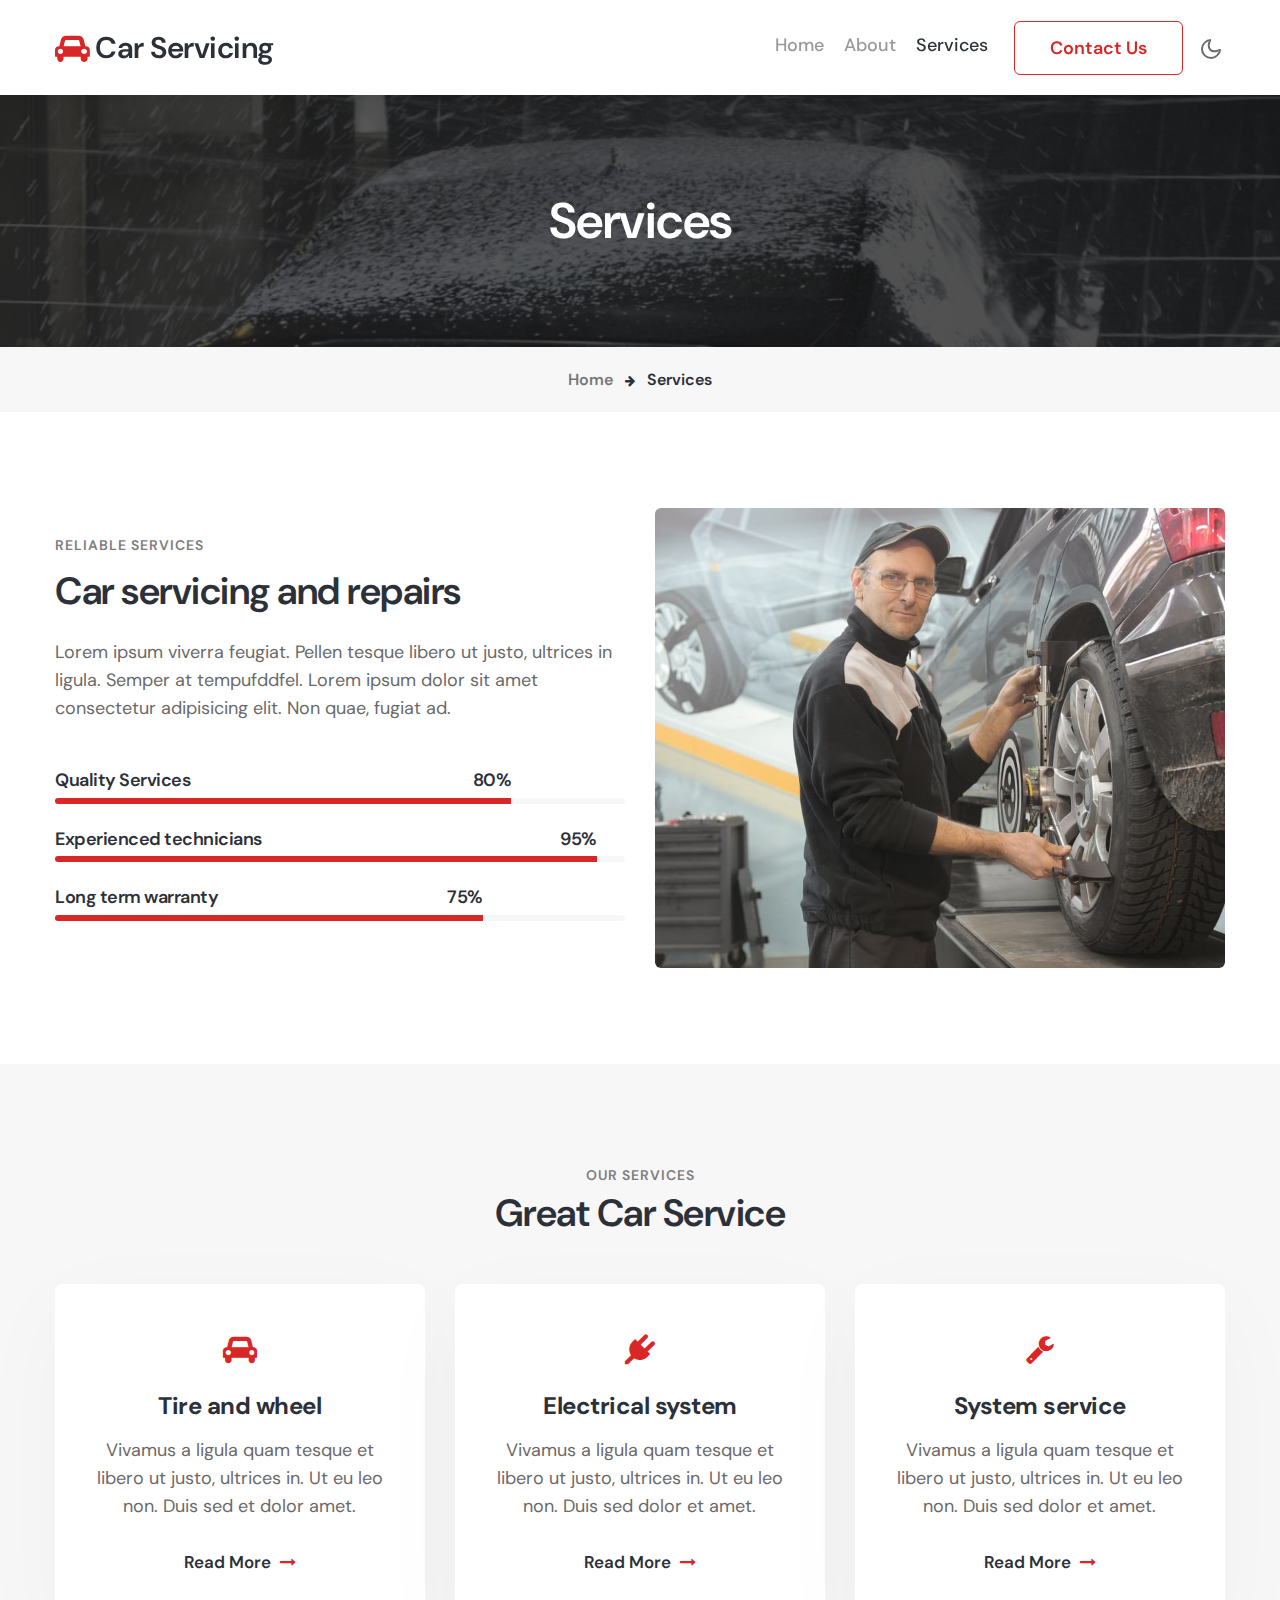
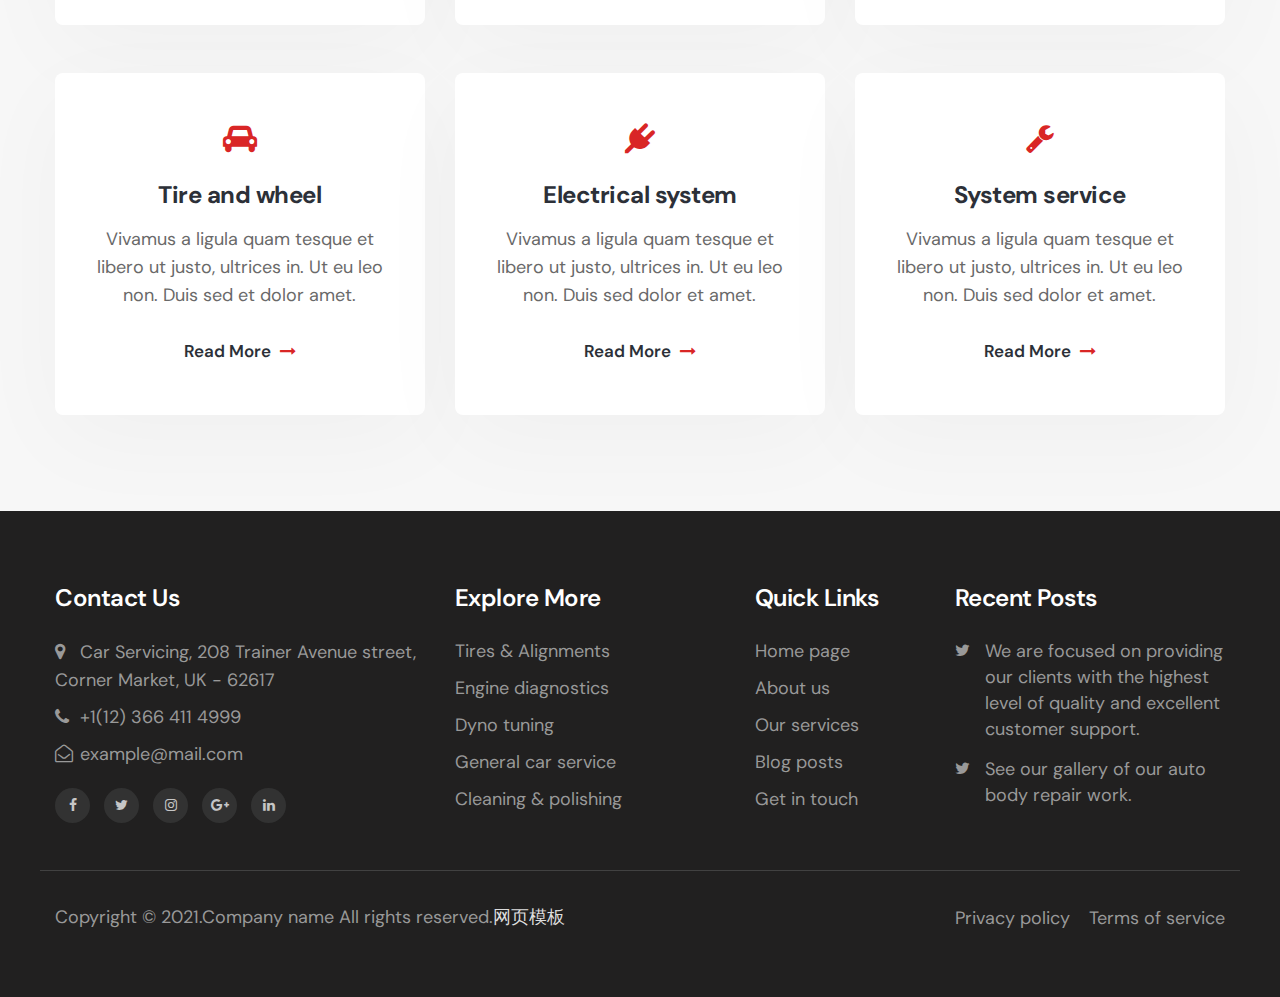
<file: services.html>
<!doctype html>
<html lang="en">

<head>
  <!-- Required meta tags -->
  <meta charset="utf-8">
  <meta name="viewport" content="width=device-width, initial-scale=1, shrink-to-fit=no">

  <title>Services</title>

  <!-- Google fonts -->
  <link href="https://fonts.googleapis.com/css2?family=DM+Sans:wght@400;700&display=swap" rel="stylesheet">

  <!-- Template CSS -->
  <link rel="stylesheet" href="assets/css/style-starter.css">

</head>

<body>
<!-- header -->
<header id="site-header" class="fixed-top">
  <section class="w3l-header-4">
    <div class="container">
      <nav class="navbar navbar-expand-lg navbar-light">
        <h1><a class="navbar-brand" href="index.html"><span class="fa fa-car" aria-hidden="true"></span>
            Car Servicing</span>
          </a></h1>
        <button class="navbar-toggler collapsed" type="button" data-toggle="collapse" data-target="#navbarNav"
          aria-controls="navbarNav" aria-expanded="false" aria-label="Toggle navigation">
          <span class="fa icon-expand fa-bars"></span>
          <span class="fa icon-close fa-times"></span>
        </button>

        <div class="collapse navbar-collapse" id="navbarNav">
          <ul class="navbar-nav ml-auto">
            <li class="nav-item @@home__active">
              <a class="nav-link" href="index.html">Home </a>
            </li>
            <li class="nav-item @@about__active">
              <a class="nav-link" href="about.html">About</a>
            </li>
            <li class="nav-item active">
              <a class="nav-link" href="services.html">Services</a>
            </li>
            <li class="nav-item ml-3">
              <a href="contact.html" class="btn btn-outline-primary btn-style mr-2">Contact Us</a>
            </li>
          </ul>

          <!-- //toggle switch for light and dark theme -->
        </div>
        <!-- toggle switch for light and dark theme -->
        <div class="mobile-position">
          <nav class="navigation">
            <div class="theme-switch-wrapper">
              <label class="theme-switch" for="checkbox">
                <input type="checkbox" id="checkbox">
                <div class="mode-container">
                  <i class="gg-sun"></i>
                  <i class="gg-moon"></i>
                </div>
              </label>
            </div>
          </nav>
        </div>
      </nav>
    </div>
  </section>
</header>
<!-- //header -->

<section class="w3l-about-breadcrumb">
    <div class="breadcrumb-bg breadcrumb-bg-about py-5">
        <div class="container py-lg-5 py-md-3">
            <h2 class="title">Services</h2>
        </div>
    </div>
</section>
<section class="w3l-breadcrumb">
    <div class="container">
        <ul class="breadcrumbs-custom-path">
            <li><a href="#url">Home</a></li>
            <li class="active"><span class="fa fa-arrow-right mx-2" aria-hidden="true"></span> services</li>
        </ul>
    </div>
</section>
<section class="w3l-servicesblock py-5" id="">
    <div class="container py-lg-5 py-md-3">
        <div class="row">
            <div class="col-lg-6 about-right-faq align-self">
                <span class="title-small mb-2">Reliable services</span>
                <h3 class="title-big">Car servicing and repairs</h3>
                <p class="mt-lg-4 mt-3 mb-lg-5 mb-4">Lorem ipsum viverra feugiat. Pellen tesque libero ut justo,
                    ultrices in ligula. Semper at tempufddfel. Lorem ipsum dolor sit amet consectetur adipisicing
                    elit. Non quae, fugiat ad.</p>
                <div class="progress-info info1">
                    <h6 class="progress-tittle">Quality Services <span class="">80%</span></h6>
                    <div class="progress">
                        <div class="progress-bar progress-bar-striped" role="progressbar" style="width: 80%"
                            aria-valuenow="90" aria-valuemin="0" aria-valuemax="100">
                        </div>
                    </div>
                </div>
                <div class="progress-info info2">
                    <h6 class="progress-tittle">Experienced technicians <span class="">95%</span>
                    </h6>
                    <div class="progress">
                        <div class="progress-bar progress-bar-striped" role="progressbar" style="width: 95%"
                            aria-valuenow="95" aria-valuemin="0" aria-valuemax="100">
                        </div>
                    </div>
                </div>
                <div class="progress-info info3">
                    <h6 class="progress-tittle">Long term warranty <span class="">75%</span></h6>
                    <div class="progress">
                        <div class="progress-bar progress-bar-striped" role="progressbar" style="width: 75%"
                            aria-valuenow="95" aria-valuemin="0" aria-valuemax="100">
                        </div>
                    </div>
                </div>
            </div>
            <div class="col-lg-6 left-wthree-img mt-lg-0 mt-4">
                <img src="assets/images/services.jpg" alt="" class="img-fluid radius-image">
            </div>
        </div>
    </div>
</section>
<!-- /bottom-grids-->
<section class="w3l-bottom-grids-6 py-5">
    <div class="container py-lg-5 py-md-4">
        <h6 class="title-small text-center">Our Services</h6>
        <h3 class="title-big mb-md-5 mb-4 text-center">Great Car Service</h3>
        <div class="grids-area-hny main-cont-wthree-fea row">
            <div class="col-lg-4 col-md-6 grids-feature">
                <div class="area-box">
                    <span class="fa fa-car"></span>
                    <h4><a href="#feature" class="title-head">Tire and wheel</a></h4>
                    <p>Vivamus a ligula quam tesque et libero ut justo, ultrices in.  Ut eu leo non. Duis sed et dolor amet.</p>
                    <a href="#url" class="more">Read More <span class="fa fa-long-arrow-right"></span> </a>
                </div>
            </div>
            <div class="col-lg-4 col-md-6 grids-feature mt-md-0 mt-4">
                <div class="area-box">
                    <span class="fa fa-plug"></span>
                    <h4><a href="#feature" class="title-head">Electrical system</a></h4>
                    <p>Vivamus a ligula quam tesque et libero ut justo, ultrices in. Ut eu leo non. Duis sed dolor et amet.</p>
                    <a href="#url" class="more">Read More <span class="fa fa-long-arrow-right"></span> </a>
                </div>
            </div>
            <div class="col-lg-4 col-md-6 grids-feature mt-lg-0 mt-4">
                <div class="area-box">
                    <span class="fa fa-wrench"></span>
                    <h4><a href="#feature" class="title-head">System service</a></h4>
                    <p>Vivamus a ligula quam tesque et libero ut justo, ultrices in. Ut eu leo non. Duis sed dolor et amet.</p>
                    <a href="#url" class="more">Read More <span class="fa fa-long-arrow-right"></span> </a>
                </div>
            </div>
            <div class="col-lg-4 col-md-6 grids-feature mt-lg-5 mt-4">
                <div class="area-box">
                    <span class="fa fa-car"></span>
                    <h4><a href="#feature" class="title-head">Tire and wheel</a></h4>
                    <p>Vivamus a ligula quam tesque et libero ut justo, ultrices in.  Ut eu leo non. Duis sed et dolor amet.</p>
                    <a href="#url" class="more">Read More <span class="fa fa-long-arrow-right"></span> </a>
                </div>
            </div>
            <div class="col-lg-4 col-md-6 grids-feature mt-lg-5 mt-4">
                <div class="area-box">
                    <span class="fa fa-plug"></span>
                    <h4><a href="#feature" class="title-head">Electrical system</a></h4>
                    <p>Vivamus a ligula quam tesque et libero ut justo, ultrices in. Ut eu leo non. Duis sed dolor et amet.</p>
                    <a href="#url" class="more">Read More <span class="fa fa-long-arrow-right"></span> </a>
                </div>
            </div>
            <div class="col-lg-4 col-md-6 grids-feature mt-lg-5 mt-4">
                <div class="area-box">
                    <span class="fa fa-wrench"></span>
                    <h4><a href="#feature" class="title-head">System service</a></h4>
                    <p>Vivamus a ligula quam tesque et libero ut justo, ultrices in. Ut eu leo non. Duis sed dolor et amet.</p>
                    <a href="#url" class="more">Read More <span class="fa fa-long-arrow-right"></span> </a>
                </div>
            </div>
        </div>
    </div>
</section>
<!-- //bottom-grids-->

     <!-- footer -->
     <section class="w3l-footer-29-main" id="footer">
      <div class="footer-29 py-5">
        <div class="container pb-lg-3">
          <div class="row footer-top-29">
            <div class="col-lg-4 col-md-6 footer-list-29 footer-1 mt-md-4">
              <h6 class="footer-title-29">Contact Us</h6>
              <ul>
                <li>
                  <p><span class="fa fa-map-marker"></span> Car Servicing, 208 Trainer Avenue street,
                    Corner Market, UK - 62617</p>
                </li>
                <li><a href="tel:+1(12) 366 411 4999"><span class="fa fa-phone"></span> +1(12) 366 411 4999</a></li>
                <li><a href="mailto:example@mail.com" class="mail"><span class="fa fa-envelope-open-o"></span>
                    example@mail.com</a></li>
              </ul>
              <div class="main-social-footer-29">
                <a href="#facebook" class="facebook"><span class="fa fa-facebook"></span></a>
                <a href="#twitter" class="twitter"><span class="fa fa-twitter"></span></a>
                <a href="#instagram" class="instagram"><span class="fa fa-instagram"></span></a>
                <a href="#google-plus" class="google-plus"><span class="fa fa-google-plus"></span></a>
                <a href="#linkedin" class="linkedin"><span class="fa fa-linkedin"></span></a>
              </div>
            </div>
            <div class="col-lg-3 col-md-6 col-6 footer-list-29 footer-2 mt-4">
              <ul>
                <h6 class="footer-title-29">Explore More</h6>
                <li><a href="#url">Tires & Alignments</a></li>
                <li><a href="#url">Engine diagnostics</a></li>
                <li><a href="#url">Dyno tuning</a></li>
                <li><a href="#url">General car service</a></li>
                <li><a href="#url">Cleaning & polishing</a></li>
              </ul>
            </div>
            <div class="col-lg-2 col-md-6 col-6 footer-list-29 footer-4 mt-4">
              <ul>
                <h6 class="footer-title-29">Quick Links</h6>
                <li><a href="index.html">Home page</a></li>
                <li><a href="about.html">About us</a></li>
                <li><a href="services.html">Our services</a></li>
                <li><a href="#blog">Blog posts</a></li>
                <li><a href="contact.html">Get in touch</a></li>
              </ul>
            </div>
            <div class="col-lg-3 col-md-6 footer-list-29 footer-3 mt-4">
              <div class="properties">
                <h6 class="footer-title-29">Recent Posts</h6>
                <a class="d-grid twitter-feed" href="blog-single.html">
                  <p>We are focused on providing our clients with the highest
                    level of quality and excellent customer support.</p>
                </a>
                <a class="d-grid twitter-feed" href="blog-single.html">
                  <p>See our gallery of our auto body repair work.</p>
                </a>
              </div>
            </div>
          </div>
          <div class="row bottom-copies">
            <p class="copy-footer-29 col-lg-8">Copyright &copy; 2021.Company name All rights reserved.<a target="_blank" href="https://sc.chinaz.com/moban/">&#x7F51;&#x9875;&#x6A21;&#x677F;</a></p>
            <ul class="list-btm-29 col-lg-4">
              <li><a href="#link">Privacy policy</a></li>
              <li><a href="#link">Terms of service</a></li>
            </ul>
          </div>
        </div>
      </div>
      <!-- move top -->
      <button onclick="topFunction()" id="movetop" class="bg-primary" title="Go to top">
        <span class="fa fa-level-up"></span>
      </button>
      <script>
        // When the user scrolls down 20px from the top of the document, show the button
        window.onscroll = function () {
          scrollFunction()
        };

        function scrollFunction() {
          if (document.body.scrollTop > 20 || document.documentElement.scrollTop > 20) {
            document.getElementById("movetop").style.display = "block";
          } else {
            document.getElementById("movetop").style.display = "none";
          }
        }

        // When the user clicks on the button, scroll to the top of the document
        function topFunction() {
          document.body.scrollTop = 0;
          document.documentElement.scrollTop = 0;
        }
      </script>
      <!-- /move top -->
    </section>
    <!-- // footer -->

    <script src="assets/js/jquery-3.3.1.min.js"></script> <!-- Common jquery plugin -->

    <script src="assets/js/theme-change.js"></script><!-- theme switch js (light and dark)-->

    <!-- magnific popup -->
    <script src="assets/js/jquery.magnific-popup.min.js"></script>
    <script>
      $(document).ready(function () {
        $('.popup-with-zoom-anim').magnificPopup({
          type: 'inline',

          fixedContentPos: false,
          fixedBgPos: true,

          overflowY: 'auto',

          closeBtnInside: true,
          preloader: false,

          midClick: true,
          removalDelay: 300,
          mainClass: 'my-mfp-zoom-in'
        });

        $('.popup-with-move-anim').magnificPopup({
          type: 'inline',

          fixedContentPos: false,
          fixedBgPos: true,

          overflowY: 'auto',

          closeBtnInside: true,
          preloader: false,

          midClick: true,
          removalDelay: 300,
          mainClass: 'my-mfp-slide-bottom'
        });
      });
    </script>
    <!-- magnific popup -->

    <script src="assets/js/owl.carousel.js"></script>
    <!-- script for tesimonials carousel slider -->
    <script>
      $(document).ready(function () {
        $("#owl-demo1").owlCarousel({
          loop: true,
          margin: 20,
          nav: false,
          responsiveClass: true,
          responsive: {
            0: {
              items: 1,
              nav: false
            },
            736: {
              items: 1,
              nav: false
            },
            1000: {
              items: 2,
              nav: false,
              loop: false
            }
          }
        })
      })
    </script>
    <!-- //script for tesimonials carousel slider -->

    <!--/MENU-JS-->
    <script>
      $(window).on("scroll", function () {
        var scroll = $(window).scrollTop();

        if (scroll >= 80) {
          $("#site-header").addClass("nav-fixed");
        } else {
          $("#site-header").removeClass("nav-fixed");
        }
      });

      //Main navigation Active Class Add Remove
      $(".navbar-toggler").on("click", function () {
        $("header").toggleClass("active");
      });
      $(document).on("ready", function () {
        if ($(window).width() > 991) {
          $("header").removeClass("active");
        }
        $(window).on("resize", function () {
          if ($(window).width() > 991) {
            $("header").removeClass("active");
          }
        });
      });
    </script>
    <!--//MENU-JS-->

    <!-- disable body scroll which navbar is in active -->
    <script>
      $(function () {
        $('.navbar-toggler').click(function () {
          $('body').toggleClass('noscroll');
        })
      });
    </script>
    <!-- //disable body scroll which navbar is in active -->

    <!--bootstrap-->
    <script src="assets/js/bootstrap.min.js"></script>
    <!-- //bootstrap-->
    </body>

    </html>
</file>
<file: assets/css/style-starter.css>
@charset "UTF-8";
/*--
Author: W3layouts
Author URL: http://w3layouts.com
--*/
/*!
 * Bootstrap v4.4.1 (https://getbootstrap.com/)
 * Copyright 2011-2019 The Bootstrap Authors
 * Copyright 2011-2019 Twitter, Inc.
 * Licensed under MIT (https://github.com/twbs/bootstrap/blob/master/LICENSE)
 */
:root {
  --blue: #007bff;
  --indigo: #6610f2;
  --purple: #6f42c1;
  --pink: #e83e8c;
  --red: #dc3545;
  --orange: #fd7e14;
  --yellow: #ffc107;
  --green: #28a745;
  --teal: #20c997;
  --cyan: #17a2b8;
  --white: #fff;
  --gray: #6c757d;
  --gray-dark: #343a40;
  --primary: #d92626;
  --secondary: #6c757d;
  --success: #28a745;
  --info: #17a2b8;
  --warning: #ffc107;
  --danger: #dc3545;
  --light: #f8f9fa;
  --dark: #343a40;
  --breakpoint-xs: 0;
  --breakpoint-sm: 576px;
  --breakpoint-md: 768px;
  --breakpoint-lg: 992px;
  --breakpoint-xl: 1200px;
  --font-family-sans-serif: -apple-system, BlinkMacSystemFont, "Segoe UI", Roboto, "Helvetica Neue", Arial, "Noto Sans", sans-serif, "Apple Color Emoji", "Segoe UI Emoji", "Segoe UI Symbol", "Noto Color Emoji";
  --font-family-monospace: SFMono-Regular, Menlo, Monaco, Consolas, "Liberation Mono", "Courier New", monospace; }

*,
*::before,
*::after {
  box-sizing: border-box; }

html {
  font-family: sans-serif;
  line-height: 1.15;
  -webkit-text-size-adjust: 100%;
  -webkit-tap-highlight-color: rgba(0, 0, 0, 0); }

article, aside, figcaption, figure, footer, header, hgroup, main, nav, section {
  display: block; }

body {
  margin: 0;
  font-family: -apple-system, BlinkMacSystemFont, "Segoe UI", Roboto, "Helvetica Neue", Arial, "Noto Sans", sans-serif, "Apple Color Emoji", "Segoe UI Emoji", "Segoe UI Symbol", "Noto Color Emoji";
  font-size: 1rem;
  font-weight: 400;
  line-height: 1.5;
  color: #212529;
  text-align: left;
  background-color: #fff; }

[tabindex="-1"]:focus:not(:focus-visible) {
  outline: 0 !important; }

hr {
  box-sizing: content-box;
  height: 0;
  overflow: visible; }

h1, h2, h3, h4, h5, h6 {
  margin-top: 0;
  margin-bottom: 0.5rem; }

p {
  margin-top: 0;
  margin-bottom: 1rem; }

abbr[title],
abbr[data-original-title] {
  text-decoration: underline;
  -webkit-text-decoration: underline dotted;
          text-decoration: underline dotted;
  cursor: help;
  border-bottom: 0;
  -webkit-text-decoration-skip-ink: none;
          text-decoration-skip-ink: none; }

address {
  margin-bottom: 1rem;
  font-style: normal;
  line-height: inherit; }

ol,
ul,
dl {
  margin-top: 0;
  margin-bottom: 1rem; }

ol ol,
ul ul,
ol ul,
ul ol {
  margin-bottom: 0; }

dt {
  font-weight: 700; }

dd {
  margin-bottom: .5rem;
  margin-left: 0; }

blockquote {
  margin: 0 0 1rem; }

b,
strong {
  font-weight: bolder; }

small {
  font-size: 80%; }

sub,
sup {
  position: relative;
  font-size: 75%;
  line-height: 0;
  vertical-align: baseline; }

sub {
  bottom: -.25em; }

sup {
  top: -.5em; }

a {
  color: #d92626;
  text-decoration: none;
  background-color: transparent; }
  a:hover {
    color: #981b1b;
    text-decoration: underline; }

a:not([href]) {
  color: inherit;
  text-decoration: none; }
  a:not([href]):hover {
    color: inherit;
    text-decoration: none; }

pre,
code,
kbd,
samp {
  font-family: SFMono-Regular, Menlo, Monaco, Consolas, "Liberation Mono", "Courier New", monospace;
  font-size: 1em; }

pre {
  margin-top: 0;
  margin-bottom: 1rem;
  overflow: auto; }

figure {
  margin: 0 0 1rem; }

img {
  vertical-align: middle;
  border-style: none; }

svg {
  overflow: hidden;
  vertical-align: middle; }

table {
  border-collapse: collapse; }

caption {
  padding-top: 0.75rem;
  padding-bottom: 0.75rem;
  color: #6c757d;
  text-align: left;
  caption-side: bottom; }

th {
  text-align: inherit; }

label {
  display: inline-block;
  margin-bottom: 0.5rem; }

button {
  border-radius: 0; }

button:focus {
  outline: 1px dotted;
  outline: 5px auto -webkit-focus-ring-color; }

input,
button,
select,
optgroup,
textarea {
  margin: 0;
  font-family: inherit;
  font-size: inherit;
  line-height: inherit; }

button,
input {
  overflow: visible; }

button,
select {
  text-transform: none; }

select {
  word-wrap: normal; }

button,
[type="button"],
[type="reset"],
[type="submit"] {
  -webkit-appearance: button; }

button:not(:disabled),
[type="button"]:not(:disabled),
[type="reset"]:not(:disabled),
[type="submit"]:not(:disabled) {
  cursor: pointer; }

button::-moz-focus-inner,
[type="button"]::-moz-focus-inner,
[type="reset"]::-moz-focus-inner,
[type="submit"]::-moz-focus-inner {
  padding: 0;
  border-style: none; }

input[type="radio"],
input[type="checkbox"] {
  box-sizing: border-box;
  padding: 0; }

input[type="date"],
input[type="time"],
input[type="datetime-local"],
input[type="month"] {
  -webkit-appearance: listbox; }

textarea {
  overflow: auto;
  resize: vertical; }

fieldset {
  min-width: 0;
  padding: 0;
  margin: 0;
  border: 0; }

legend {
  display: block;
  width: 100%;
  max-width: 100%;
  padding: 0;
  margin-bottom: .5rem;
  font-size: 1.5rem;
  line-height: inherit;
  color: inherit;
  white-space: normal; }
  @media (max-width: 1200px) {
    legend {
      font-size: calc(1.275rem + 0.3vw) ; } }

progress {
  vertical-align: baseline; }

[type="number"]::-webkit-inner-spin-button,
[type="number"]::-webkit-outer-spin-button {
  height: auto; }

[type="search"] {
  outline-offset: -2px;
  -webkit-appearance: none; }

[type="search"]::-webkit-search-decoration {
  -webkit-appearance: none; }

::-webkit-file-upload-button {
  font: inherit;
  -webkit-appearance: button; }

output {
  display: inline-block; }

summary {
  display: list-item;
  cursor: pointer; }

template {
  display: none; }

[hidden] {
  display: none !important; }

h1, h2, h3, h4, h5, h6,
.h1, .h2, .h3, .h4, .h5, .h6 {
  margin-bottom: 0.5rem;
  font-weight: 500;
  line-height: 1.2; }

h1, .h1 {
  font-size: 2.5rem; }
  @media (max-width: 1200px) {
    h1, .h1 {
      font-size: calc(1.375rem + 1.5vw) ; } }

h2, .h2 {
  font-size: 2rem; }
  @media (max-width: 1200px) {
    h2, .h2 {
      font-size: calc(1.325rem + 0.9vw) ; } }

h3, .h3 {
  font-size: 1.75rem; }
  @media (max-width: 1200px) {
    h3, .h3 {
      font-size: calc(1.3rem + 0.6vw) ; } }

h4, .h4 {
  font-size: 1.5rem; }
  @media (max-width: 1200px) {
    h4, .h4 {
      font-size: calc(1.275rem + 0.3vw) ; } }

h5, .h5 {
  font-size: 1.25rem; }

h6, .h6 {
  font-size: 1rem; }

.lead {
  font-size: 1.25rem;
  font-weight: 300; }

.display-1 {
  font-size: 6rem;
  font-weight: 300;
  line-height: 1.2; }
  @media (max-width: 1200px) {
    .display-1 {
      font-size: calc(1.725rem + 5.7vw) ; } }

.display-2 {
  font-size: 5.5rem;
  font-weight: 300;
  line-height: 1.2; }
  @media (max-width: 1200px) {
    .display-2 {
      font-size: calc(1.675rem + 5.1vw) ; } }

.display-3 {
  font-size: 4.5rem;
  font-weight: 300;
  line-height: 1.2; }
  @media (max-width: 1200px) {
    .display-3 {
      font-size: calc(1.575rem + 3.9vw) ; } }

.display-4 {
  font-size: 3.5rem;
  font-weight: 300;
  line-height: 1.2; }
  @media (max-width: 1200px) {
    .display-4 {
      font-size: calc(1.475rem + 2.7vw) ; } }

hr {
  margin-top: 1rem;
  margin-bottom: 1rem;
  border: 0;
  border-top: 1px solid rgba(0, 0, 0, 0.1); }

small,
.small {
  font-size: 80%;
  font-weight: 400; }

mark,
.mark {
  padding: 0.2em;
  background-color: #fcf8e3; }

.list-unstyled {
  padding-left: 0;
  list-style: none; }

.list-inline {
  padding-left: 0;
  list-style: none; }

.list-inline-item {
  display: inline-block; }
  .list-inline-item:not(:last-child) {
    margin-right: 0.5rem; }

.initialism {
  font-size: 90%;
  text-transform: uppercase; }

.blockquote {
  margin-bottom: 1rem;
  font-size: 1.25rem; }

.blockquote-footer {
  display: block;
  font-size: 80%;
  color: #6c757d; }
  .blockquote-footer::before {
    content: "\2014\00A0"; }

.img-fluid {
  max-width: 100%;
  height: auto; }

.img-thumbnail {
  padding: 0.25rem;
  background-color: #fff;
  border: 1px solid #dee2e6;
  border-radius: 0.25rem;
  max-width: 100%;
  height: auto; }

.figure {
  display: inline-block; }

.figure-img {
  margin-bottom: 0.5rem;
  line-height: 1; }

.figure-caption {
  font-size: 90%;
  color: #6c757d; }

code {
  font-size: 87.5%;
  color: #e83e8c;
  word-wrap: break-word; }
  a > code {
    color: inherit; }

kbd {
  padding: 0.2rem 0.4rem;
  font-size: 87.5%;
  color: #fff;
  background-color: #212529;
  border-radius: 0.2rem; }
  kbd kbd {
    padding: 0;
    font-size: 100%;
    font-weight: 700; }

pre {
  display: block;
  font-size: 87.5%;
  color: #212529; }
  pre code {
    font-size: inherit;
    color: inherit;
    word-break: normal; }

.pre-scrollable {
  max-height: 340px;
  overflow-y: scroll; }

.container {
  width: 100%;
  padding-right: 15px;
  padding-left: 15px;
  margin-right: auto;
  margin-left: auto; }
  @media (min-width: 576px) {
    .container {
      max-width: 540px; } }
  @media (min-width: 768px) {
    .container {
      max-width: 720px; } }
  @media (min-width: 992px) {
    .container {
      max-width: 960px; } }
  @media (min-width: 1200px) {
    .container {
      max-width: 1140px; } }

.container-fluid, .container-sm, .container-md, .container-lg, .container-xl {
  width: 100%;
  padding-right: 15px;
  padding-left: 15px;
  margin-right: auto;
  margin-left: auto; }

@media (min-width: 576px) {
  .container, .container-sm {
    max-width: 540px; } }

@media (min-width: 768px) {
  .container, .container-sm, .container-md {
    max-width: 720px; } }

@media (min-width: 992px) {
  .container, .container-sm, .container-md, .container-lg {
    max-width: 960px; } }

@media (min-width: 1200px) {
  .container, .container-sm, .container-md, .container-lg, .container-xl {
    max-width: 1140px; } }

.row {
  display: flex;
  flex-wrap: wrap;
  margin-right: -15px;
  margin-left: -15px; }

.no-gutters {
  margin-right: 0;
  margin-left: 0; }
  .no-gutters > .col,
  .no-gutters > [class*="col-"] {
    padding-right: 0;
    padding-left: 0; }

.col-1, .col-2, .col-3, .col-4, .col-5, .col-6, .col-7, .col-8, .col-9, .col-10, .col-11, .col-12, .col,
.col-auto, .col-sm-1, .col-sm-2, .col-sm-3, .col-sm-4, .col-sm-5, .col-sm-6, .col-sm-7, .col-sm-8, .col-sm-9, .col-sm-10, .col-sm-11, .col-sm-12, .col-sm,
.col-sm-auto, .col-md-1, .col-md-2, .col-md-3, .col-md-4, .col-md-5, .col-md-6, .col-md-7, .col-md-8, .col-md-9, .col-md-10, .col-md-11, .col-md-12, .col-md,
.col-md-auto, .col-lg-1, .col-lg-2, .col-lg-3, .col-lg-4, .col-lg-5, .col-lg-6, .col-lg-7, .col-lg-8, .col-lg-9, .col-lg-10, .col-lg-11, .col-lg-12, .col-lg,
.col-lg-auto, .col-xl-1, .col-xl-2, .col-xl-3, .col-xl-4, .col-xl-5, .col-xl-6, .col-xl-7, .col-xl-8, .col-xl-9, .col-xl-10, .col-xl-11, .col-xl-12, .col-xl,
.col-xl-auto {
  position: relative;
  width: 100%;
  padding-right: 15px;
  padding-left: 15px; }

.col {
  flex-basis: 0;
  flex-grow: 1;
  max-width: 100%; }

.row-cols-1 > * {
  flex: 0 0 100%;
  max-width: 100%; }

.row-cols-2 > * {
  flex: 0 0 50%;
  max-width: 50%; }

.row-cols-3 > * {
  flex: 0 0 33.33333%;
  max-width: 33.33333%; }

.row-cols-4 > * {
  flex: 0 0 25%;
  max-width: 25%; }

.row-cols-5 > * {
  flex: 0 0 20%;
  max-width: 20%; }

.row-cols-6 > * {
  flex: 0 0 16.66667%;
  max-width: 16.66667%; }

.col-auto {
  flex: 0 0 auto;
  width: auto;
  max-width: 100%; }

.col-1 {
  flex: 0 0 8.33333%;
  max-width: 8.33333%; }

.col-2 {
  flex: 0 0 16.66667%;
  max-width: 16.66667%; }

.col-3 {
  flex: 0 0 25%;
  max-width: 25%; }

.col-4 {
  flex: 0 0 33.33333%;
  max-width: 33.33333%; }

.col-5 {
  flex: 0 0 41.66667%;
  max-width: 41.66667%; }

.col-6 {
  flex: 0 0 50%;
  max-width: 50%; }

.col-7 {
  flex: 0 0 58.33333%;
  max-width: 58.33333%; }

.col-8 {
  flex: 0 0 66.66667%;
  max-width: 66.66667%; }

.col-9 {
  flex: 0 0 75%;
  max-width: 75%; }

.col-10 {
  flex: 0 0 83.33333%;
  max-width: 83.33333%; }

.col-11 {
  flex: 0 0 91.66667%;
  max-width: 91.66667%; }

.col-12 {
  flex: 0 0 100%;
  max-width: 100%; }

.order-first {
  order: -1; }

.order-last {
  order: 13; }

.order-0 {
  order: 0; }

.order-1 {
  order: 1; }

.order-2 {
  order: 2; }

.order-3 {
  order: 3; }

.order-4 {
  order: 4; }

.order-5 {
  order: 5; }

.order-6 {
  order: 6; }

.order-7 {
  order: 7; }

.order-8 {
  order: 8; }

.order-9 {
  order: 9; }

.order-10 {
  order: 10; }

.order-11 {
  order: 11; }

.order-12 {
  order: 12; }

.offset-1 {
  margin-left: 8.33333%; }

.offset-2 {
  margin-left: 16.66667%; }

.offset-3 {
  margin-left: 25%; }

.offset-4 {
  margin-left: 33.33333%; }

.offset-5 {
  margin-left: 41.66667%; }

.offset-6 {
  margin-left: 50%; }

.offset-7 {
  margin-left: 58.33333%; }

.offset-8 {
  margin-left: 66.66667%; }

.offset-9 {
  margin-left: 75%; }

.offset-10 {
  margin-left: 83.33333%; }

.offset-11 {
  margin-left: 91.66667%; }

@media (min-width: 576px) {
  .col-sm {
    flex-basis: 0;
    flex-grow: 1;
    max-width: 100%; }
  .row-cols-sm-1 > * {
    flex: 0 0 100%;
    max-width: 100%; }
  .row-cols-sm-2 > * {
    flex: 0 0 50%;
    max-width: 50%; }
  .row-cols-sm-3 > * {
    flex: 0 0 33.33333%;
    max-width: 33.33333%; }
  .row-cols-sm-4 > * {
    flex: 0 0 25%;
    max-width: 25%; }
  .row-cols-sm-5 > * {
    flex: 0 0 20%;
    max-width: 20%; }
  .row-cols-sm-6 > * {
    flex: 0 0 16.66667%;
    max-width: 16.66667%; }
  .col-sm-auto {
    flex: 0 0 auto;
    width: auto;
    max-width: 100%; }
  .col-sm-1 {
    flex: 0 0 8.33333%;
    max-width: 8.33333%; }
  .col-sm-2 {
    flex: 0 0 16.66667%;
    max-width: 16.66667%; }
  .col-sm-3 {
    flex: 0 0 25%;
    max-width: 25%; }
  .col-sm-4 {
    flex: 0 0 33.33333%;
    max-width: 33.33333%; }
  .col-sm-5 {
    flex: 0 0 41.66667%;
    max-width: 41.66667%; }
  .col-sm-6 {
    flex: 0 0 50%;
    max-width: 50%; }
  .col-sm-7 {
    flex: 0 0 58.33333%;
    max-width: 58.33333%; }
  .col-sm-8 {
    flex: 0 0 66.66667%;
    max-width: 66.66667%; }
  .col-sm-9 {
    flex: 0 0 75%;
    max-width: 75%; }
  .col-sm-10 {
    flex: 0 0 83.33333%;
    max-width: 83.33333%; }
  .col-sm-11 {
    flex: 0 0 91.66667%;
    max-width: 91.66667%; }
  .col-sm-12 {
    flex: 0 0 100%;
    max-width: 100%; }
  .order-sm-first {
    order: -1; }
  .order-sm-last {
    order: 13; }
  .order-sm-0 {
    order: 0; }
  .order-sm-1 {
    order: 1; }
  .order-sm-2 {
    order: 2; }
  .order-sm-3 {
    order: 3; }
  .order-sm-4 {
    order: 4; }
  .order-sm-5 {
    order: 5; }
  .order-sm-6 {
    order: 6; }
  .order-sm-7 {
    order: 7; }
  .order-sm-8 {
    order: 8; }
  .order-sm-9 {
    order: 9; }
  .order-sm-10 {
    order: 10; }
  .order-sm-11 {
    order: 11; }
  .order-sm-12 {
    order: 12; }
  .offset-sm-0 {
    margin-left: 0; }
  .offset-sm-1 {
    margin-left: 8.33333%; }
  .offset-sm-2 {
    margin-left: 16.66667%; }
  .offset-sm-3 {
    margin-left: 25%; }
  .offset-sm-4 {
    margin-left: 33.33333%; }
  .offset-sm-5 {
    margin-left: 41.66667%; }
  .offset-sm-6 {
    margin-left: 50%; }
  .offset-sm-7 {
    margin-left: 58.33333%; }
  .offset-sm-8 {
    margin-left: 66.66667%; }
  .offset-sm-9 {
    margin-left: 75%; }
  .offset-sm-10 {
    margin-left: 83.33333%; }
  .offset-sm-11 {
    margin-left: 91.66667%; } }

@media (min-width: 768px) {
  .col-md {
    flex-basis: 0;
    flex-grow: 1;
    max-width: 100%; }
  .row-cols-md-1 > * {
    flex: 0 0 100%;
    max-width: 100%; }
  .row-cols-md-2 > * {
    flex: 0 0 50%;
    max-width: 50%; }
  .row-cols-md-3 > * {
    flex: 0 0 33.33333%;
    max-width: 33.33333%; }
  .row-cols-md-4 > * {
    flex: 0 0 25%;
    max-width: 25%; }
  .row-cols-md-5 > * {
    flex: 0 0 20%;
    max-width: 20%; }
  .row-cols-md-6 > * {
    flex: 0 0 16.66667%;
    max-width: 16.66667%; }
  .col-md-auto {
    flex: 0 0 auto;
    width: auto;
    max-width: 100%; }
  .col-md-1 {
    flex: 0 0 8.33333%;
    max-width: 8.33333%; }
  .col-md-2 {
    flex: 0 0 16.66667%;
    max-width: 16.66667%; }
  .col-md-3 {
    flex: 0 0 25%;
    max-width: 25%; }
  .col-md-4 {
    flex: 0 0 33.33333%;
    max-width: 33.33333%; }
  .col-md-5 {
    flex: 0 0 41.66667%;
    max-width: 41.66667%; }
  .col-md-6 {
    flex: 0 0 50%;
    max-width: 50%; }
  .col-md-7 {
    flex: 0 0 58.33333%;
    max-width: 58.33333%; }
  .col-md-8 {
    flex: 0 0 66.66667%;
    max-width: 66.66667%; }
  .col-md-9 {
    flex: 0 0 75%;
    max-width: 75%; }
  .col-md-10 {
    flex: 0 0 83.33333%;
    max-width: 83.33333%; }
  .col-md-11 {
    flex: 0 0 91.66667%;
    max-width: 91.66667%; }
  .col-md-12 {
    flex: 0 0 100%;
    max-width: 100%; }
  .order-md-first {
    order: -1; }
  .order-md-last {
    order: 13; }
  .order-md-0 {
    order: 0; }
  .order-md-1 {
    order: 1; }
  .order-md-2 {
    order: 2; }
  .order-md-3 {
    order: 3; }
  .order-md-4 {
    order: 4; }
  .order-md-5 {
    order: 5; }
  .order-md-6 {
    order: 6; }
  .order-md-7 {
    order: 7; }
  .order-md-8 {
    order: 8; }
  .order-md-9 {
    order: 9; }
  .order-md-10 {
    order: 10; }
  .order-md-11 {
    order: 11; }
  .order-md-12 {
    order: 12; }
  .offset-md-0 {
    margin-left: 0; }
  .offset-md-1 {
    margin-left: 8.33333%; }
  .offset-md-2 {
    margin-left: 16.66667%; }
  .offset-md-3 {
    margin-left: 25%; }
  .offset-md-4 {
    margin-left: 33.33333%; }
  .offset-md-5 {
    margin-left: 41.66667%; }
  .offset-md-6 {
    margin-left: 50%; }
  .offset-md-7 {
    margin-left: 58.33333%; }
  .offset-md-8 {
    margin-left: 66.66667%; }
  .offset-md-9 {
    margin-left: 75%; }
  .offset-md-10 {
    margin-left: 83.33333%; }
  .offset-md-11 {
    margin-left: 91.66667%; } }

@media (min-width: 992px) {
  .col-lg {
    flex-basis: 0;
    flex-grow: 1;
    max-width: 100%; }
  .row-cols-lg-1 > * {
    flex: 0 0 100%;
    max-width: 100%; }
  .row-cols-lg-2 > * {
    flex: 0 0 50%;
    max-width: 50%; }
  .row-cols-lg-3 > * {
    flex: 0 0 33.33333%;
    max-width: 33.33333%; }
  .row-cols-lg-4 > * {
    flex: 0 0 25%;
    max-width: 25%; }
  .row-cols-lg-5 > * {
    flex: 0 0 20%;
    max-width: 20%; }
  .row-cols-lg-6 > * {
    flex: 0 0 16.66667%;
    max-width: 16.66667%; }
  .col-lg-auto {
    flex: 0 0 auto;
    width: auto;
    max-width: 100%; }
  .col-lg-1 {
    flex: 0 0 8.33333%;
    max-width: 8.33333%; }
  .col-lg-2 {
    flex: 0 0 16.66667%;
    max-width: 16.66667%; }
  .col-lg-3 {
    flex: 0 0 25%;
    max-width: 25%; }
  .col-lg-4 {
    flex: 0 0 33.33333%;
    max-width: 33.33333%; }
  .col-lg-5 {
    flex: 0 0 41.66667%;
    max-width: 41.66667%; }
  .col-lg-6 {
    flex: 0 0 50%;
    max-width: 50%; }
  .col-lg-7 {
    flex: 0 0 58.33333%;
    max-width: 58.33333%; }
  .col-lg-8 {
    flex: 0 0 66.66667%;
    max-width: 66.66667%; }
  .col-lg-9 {
    flex: 0 0 75%;
    max-width: 75%; }
  .col-lg-10 {
    flex: 0 0 83.33333%;
    max-width: 83.33333%; }
  .col-lg-11 {
    flex: 0 0 91.66667%;
    max-width: 91.66667%; }
  .col-lg-12 {
    flex: 0 0 100%;
    max-width: 100%; }
  .order-lg-first {
    order: -1; }
  .order-lg-last {
    order: 13; }
  .order-lg-0 {
    order: 0; }
  .order-lg-1 {
    order: 1; }
  .order-lg-2 {
    order: 2; }
  .order-lg-3 {
    order: 3; }
  .order-lg-4 {
    order: 4; }
  .order-lg-5 {
    order: 5; }
  .order-lg-6 {
    order: 6; }
  .order-lg-7 {
    order: 7; }
  .order-lg-8 {
    order: 8; }
  .order-lg-9 {
    order: 9; }
  .order-lg-10 {
    order: 10; }
  .order-lg-11 {
    order: 11; }
  .order-lg-12 {
    order: 12; }
  .offset-lg-0 {
    margin-left: 0; }
  .offset-lg-1 {
    margin-left: 8.33333%; }
  .offset-lg-2 {
    margin-left: 16.66667%; }
  .offset-lg-3 {
    margin-left: 25%; }
  .offset-lg-4 {
    margin-left: 33.33333%; }
  .offset-lg-5 {
    margin-left: 41.66667%; }
  .offset-lg-6 {
    margin-left: 50%; }
  .offset-lg-7 {
    margin-left: 58.33333%; }
  .offset-lg-8 {
    margin-left: 66.66667%; }
  .offset-lg-9 {
    margin-left: 75%; }
  .offset-lg-10 {
    margin-left: 83.33333%; }
  .offset-lg-11 {
    margin-left: 91.66667%; } }

@media (min-width: 1200px) {
  .col-xl {
    flex-basis: 0;
    flex-grow: 1;
    max-width: 100%; }
  .row-cols-xl-1 > * {
    flex: 0 0 100%;
    max-width: 100%; }
  .row-cols-xl-2 > * {
    flex: 0 0 50%;
    max-width: 50%; }
  .row-cols-xl-3 > * {
    flex: 0 0 33.33333%;
    max-width: 33.33333%; }
  .row-cols-xl-4 > * {
    flex: 0 0 25%;
    max-width: 25%; }
  .row-cols-xl-5 > * {
    flex: 0 0 20%;
    max-width: 20%; }
  .row-cols-xl-6 > * {
    flex: 0 0 16.66667%;
    max-width: 16.66667%; }
  .col-xl-auto {
    flex: 0 0 auto;
    width: auto;
    max-width: 100%; }
  .col-xl-1 {
    flex: 0 0 8.33333%;
    max-width: 8.33333%; }
  .col-xl-2 {
    flex: 0 0 16.66667%;
    max-width: 16.66667%; }
  .col-xl-3 {
    flex: 0 0 25%;
    max-width: 25%; }
  .col-xl-4 {
    flex: 0 0 33.33333%;
    max-width: 33.33333%; }
  .col-xl-5 {
    flex: 0 0 41.66667%;
    max-width: 41.66667%; }
  .col-xl-6 {
    flex: 0 0 50%;
    max-width: 50%; }
  .col-xl-7 {
    flex: 0 0 58.33333%;
    max-width: 58.33333%; }
  .col-xl-8 {
    flex: 0 0 66.66667%;
    max-width: 66.66667%; }
  .col-xl-9 {
    flex: 0 0 75%;
    max-width: 75%; }
  .col-xl-10 {
    flex: 0 0 83.33333%;
    max-width: 83.33333%; }
  .col-xl-11 {
    flex: 0 0 91.66667%;
    max-width: 91.66667%; }
  .col-xl-12 {
    flex: 0 0 100%;
    max-width: 100%; }
  .order-xl-first {
    order: -1; }
  .order-xl-last {
    order: 13; }
  .order-xl-0 {
    order: 0; }
  .order-xl-1 {
    order: 1; }
  .order-xl-2 {
    order: 2; }
  .order-xl-3 {
    order: 3; }
  .order-xl-4 {
    order: 4; }
  .order-xl-5 {
    order: 5; }
  .order-xl-6 {
    order: 6; }
  .order-xl-7 {
    order: 7; }
  .order-xl-8 {
    order: 8; }
  .order-xl-9 {
    order: 9; }
  .order-xl-10 {
    order: 10; }
  .order-xl-11 {
    order: 11; }
  .order-xl-12 {
    order: 12; }
  .offset-xl-0 {
    margin-left: 0; }
  .offset-xl-1 {
    margin-left: 8.33333%; }
  .offset-xl-2 {
    margin-left: 16.66667%; }
  .offset-xl-3 {
    margin-left: 25%; }
  .offset-xl-4 {
    margin-left: 33.33333%; }
  .offset-xl-5 {
    margin-left: 41.66667%; }
  .offset-xl-6 {
    margin-left: 50%; }
  .offset-xl-7 {
    margin-left: 58.33333%; }
  .offset-xl-8 {
    margin-left: 66.66667%; }
  .offset-xl-9 {
    margin-left: 75%; }
  .offset-xl-10 {
    margin-left: 83.33333%; }
  .offset-xl-11 {
    margin-left: 91.66667%; } }

.table {
  width: 100%;
  margin-bottom: 1rem;
  color: #212529; }
  .table th,
  .table td {
    padding: 0.75rem;
    vertical-align: top;
    border-top: 1px solid #dee2e6; }
  .table thead th {
    vertical-align: bottom;
    border-bottom: 2px solid #dee2e6; }
  .table tbody + tbody {
    border-top: 2px solid #dee2e6; }

.table-sm th,
.table-sm td {
  padding: 0.3rem; }

.table-bordered {
  border: 1px solid #dee2e6; }
  .table-bordered th,
  .table-bordered td {
    border: 1px solid #dee2e6; }
  .table-bordered thead th,
  .table-bordered thead td {
    border-bottom-width: 2px; }

.table-borderless th,
.table-borderless td,
.table-borderless thead th,
.table-borderless tbody + tbody {
  border: 0; }

.table-striped tbody tr:nth-of-type(odd) {
  background-color: rgba(0, 0, 0, 0.05); }

.table-hover tbody tr:hover {
  color: #212529;
  background-color: rgba(0, 0, 0, 0.075); }

.table-primary,
.table-primary > th,
.table-primary > td {
  background-color: #f4c2c2; }

.table-primary th,
.table-primary td,
.table-primary thead th,
.table-primary tbody + tbody {
  border-color: #eb8e8e; }

.table-hover .table-primary:hover {
  background-color: #f0acac; }
  .table-hover .table-primary:hover > td,
  .table-hover .table-primary:hover > th {
    background-color: #f0acac; }

.table-secondary,
.table-secondary > th,
.table-secondary > td {
  background-color: #d6d8db; }

.table-secondary th,
.table-secondary td,
.table-secondary thead th,
.table-secondary tbody + tbody {
  border-color: #b3b7bb; }

.table-hover .table-secondary:hover {
  background-color: #c8cbcf; }
  .table-hover .table-secondary:hover > td,
  .table-hover .table-secondary:hover > th {
    background-color: #c8cbcf; }

.table-success,
.table-success > th,
.table-success > td {
  background-color: #c3e6cb; }

.table-success th,
.table-success td,
.table-success thead th,
.table-success tbody + tbody {
  border-color: #8fd19e; }

.table-hover .table-success:hover {
  background-color: #b1dfbb; }
  .table-hover .table-success:hover > td,
  .table-hover .table-success:hover > th {
    background-color: #b1dfbb; }

.table-info,
.table-info > th,
.table-info > td {
  background-color: #bee5eb; }

.table-info th,
.table-info td,
.table-info thead th,
.table-info tbody + tbody {
  border-color: #86cfda; }

.table-hover .table-info:hover {
  background-color: #abdde5; }
  .table-hover .table-info:hover > td,
  .table-hover .table-info:hover > th {
    background-color: #abdde5; }

.table-warning,
.table-warning > th,
.table-warning > td {
  background-color: #ffeeba; }

.table-warning th,
.table-warning td,
.table-warning thead th,
.table-warning tbody + tbody {
  border-color: #ffdf7e; }

.table-hover .table-warning:hover {
  background-color: #ffe8a1; }
  .table-hover .table-warning:hover > td,
  .table-hover .table-warning:hover > th {
    background-color: #ffe8a1; }

.table-danger,
.table-danger > th,
.table-danger > td {
  background-color: #f5c6cb; }

.table-danger th,
.table-danger td,
.table-danger thead th,
.table-danger tbody + tbody {
  border-color: #ed969e; }

.table-hover .table-danger:hover {
  background-color: #f1b0b7; }
  .table-hover .table-danger:hover > td,
  .table-hover .table-danger:hover > th {
    background-color: #f1b0b7; }

.table-light,
.table-light > th,
.table-light > td {
  background-color: #fdfdfe; }

.table-light th,
.table-light td,
.table-light thead th,
.table-light tbody + tbody {
  border-color: #fbfcfc; }

.table-hover .table-light:hover {
  background-color: #ececf6; }
  .table-hover .table-light:hover > td,
  .table-hover .table-light:hover > th {
    background-color: #ececf6; }

.table-dark,
.table-dark > th,
.table-dark > td {
  background-color: #c6c8ca; }

.table-dark th,
.table-dark td,
.table-dark thead th,
.table-dark tbody + tbody {
  border-color: #95999c; }

.table-hover .table-dark:hover {
  background-color: #b9bbbe; }
  .table-hover .table-dark:hover > td,
  .table-hover .table-dark:hover > th {
    background-color: #b9bbbe; }

.table-active,
.table-active > th,
.table-active > td {
  background-color: rgba(0, 0, 0, 0.075); }

.table-hover .table-active:hover {
  background-color: rgba(0, 0, 0, 0.075); }
  .table-hover .table-active:hover > td,
  .table-hover .table-active:hover > th {
    background-color: rgba(0, 0, 0, 0.075); }

.table .thead-dark th {
  color: #fff;
  background-color: #343a40;
  border-color: #454d55; }

.table .thead-light th {
  color: #495057;
  background-color: #e9ecef;
  border-color: #dee2e6; }

.table-dark {
  color: #fff;
  background-color: #343a40; }
  .table-dark th,
  .table-dark td,
  .table-dark thead th {
    border-color: #454d55; }
  .table-dark.table-bordered {
    border: 0; }
  .table-dark.table-striped tbody tr:nth-of-type(odd) {
    background-color: rgba(255, 255, 255, 0.05); }
  .table-dark.table-hover tbody tr:hover {
    color: #fff;
    background-color: rgba(255, 255, 255, 0.075); }

@media (max-width: 575.98px) {
  .table-responsive-sm {
    display: block;
    width: 100%;
    overflow-x: auto;
    -webkit-overflow-scrolling: touch; }
    .table-responsive-sm > .table-bordered {
      border: 0; } }

@media (max-width: 767.98px) {
  .table-responsive-md {
    display: block;
    width: 100%;
    overflow-x: auto;
    -webkit-overflow-scrolling: touch; }
    .table-responsive-md > .table-bordered {
      border: 0; } }

@media (max-width: 991.98px) {
  .table-responsive-lg {
    display: block;
    width: 100%;
    overflow-x: auto;
    -webkit-overflow-scrolling: touch; }
    .table-responsive-lg > .table-bordered {
      border: 0; } }

@media (max-width: 1199.98px) {
  .table-responsive-xl {
    display: block;
    width: 100%;
    overflow-x: auto;
    -webkit-overflow-scrolling: touch; }
    .table-responsive-xl > .table-bordered {
      border: 0; } }

.table-responsive {
  display: block;
  width: 100%;
  overflow-x: auto;
  -webkit-overflow-scrolling: touch; }
  .table-responsive > .table-bordered {
    border: 0; }

.form-control {
  display: block;
  width: 100%;
  height: calc(1.5em + 0.75rem + 2px);
  padding: 0.375rem 0.75rem;
  font-size: 1rem;
  font-weight: 400;
  line-height: 1.5;
  color: #495057;
  background-color: #fff;
  background-clip: padding-box;
  border: 1px solid #ced4da;
  border-radius: 0.25rem;
  transition: border-color 0.15s ease-in-out, box-shadow 0.15s ease-in-out; }
  @media (prefers-reduced-motion: reduce) {
    .form-control {
      transition: none; } }
  .form-control::-ms-expand {
    background-color: transparent;
    border: 0; }
  .form-control:-moz-focusring {
    color: transparent;
    text-shadow: 0 0 0 #495057; }
  .form-control:focus {
    color: #495057;
    background-color: #fff;
    border-color: #ec9393;
    outline: 0;
    box-shadow: 0 0 0 0.2rem rgba(217, 38, 38, 0.25); }
  .form-control::-webkit-input-placeholder {
    color: #6c757d;
    opacity: 1; }
  .form-control::-moz-placeholder {
    color: #6c757d;
    opacity: 1; }
  .form-control:-ms-input-placeholder {
    color: #6c757d;
    opacity: 1; }
  .form-control::-ms-input-placeholder {
    color: #6c757d;
    opacity: 1; }
  .form-control::placeholder {
    color: #6c757d;
    opacity: 1; }
  .form-control:disabled, .form-control[readonly] {
    background-color: #e9ecef;
    opacity: 1; }

select.form-control:focus::-ms-value {
  color: #495057;
  background-color: #fff; }

.form-control-file,
.form-control-range {
  display: block;
  width: 100%; }

.col-form-label {
  padding-top: calc(0.375rem + 1px);
  padding-bottom: calc(0.375rem + 1px);
  margin-bottom: 0;
  font-size: inherit;
  line-height: 1.5; }

.col-form-label-lg {
  padding-top: calc(0.5rem + 1px);
  padding-bottom: calc(0.5rem + 1px);
  font-size: 1.25rem;
  line-height: 1.5; }

.col-form-label-sm {
  padding-top: calc(0.25rem + 1px);
  padding-bottom: calc(0.25rem + 1px);
  font-size: 0.875rem;
  line-height: 1.5; }

.form-control-plaintext {
  display: block;
  width: 100%;
  padding: 0.375rem 0;
  margin-bottom: 0;
  font-size: 1rem;
  line-height: 1.5;
  color: #212529;
  background-color: transparent;
  border: solid transparent;
  border-width: 1px 0; }
  .form-control-plaintext.form-control-sm, .form-control-plaintext.form-control-lg {
    padding-right: 0;
    padding-left: 0; }

.form-control-sm {
  height: calc(1.5em + 0.5rem + 2px);
  padding: 0.25rem 0.5rem;
  font-size: 0.875rem;
  line-height: 1.5;
  border-radius: 0.2rem; }

.form-control-lg {
  height: calc(1.5em + 1rem + 2px);
  padding: 0.5rem 1rem;
  font-size: 1.25rem;
  line-height: 1.5;
  border-radius: 0.3rem; }

select.form-control[size], select.form-control[multiple] {
  height: auto; }

textarea.form-control {
  height: auto; }

.form-group {
  margin-bottom: 1rem; }

.form-text {
  display: block;
  margin-top: 0.25rem; }

.form-row {
  display: flex;
  flex-wrap: wrap;
  margin-right: -5px;
  margin-left: -5px; }
  .form-row > .col,
  .form-row > [class*="col-"] {
    padding-right: 5px;
    padding-left: 5px; }

.form-check {
  position: relative;
  display: block;
  padding-left: 1.25rem; }

.form-check-input {
  position: absolute;
  margin-top: 0.3rem;
  margin-left: -1.25rem; }
  .form-check-input[disabled] ~ .form-check-label,
  .form-check-input:disabled ~ .form-check-label {
    color: #6c757d; }

.form-check-label {
  margin-bottom: 0; }

.form-check-inline {
  display: inline-flex;
  align-items: center;
  padding-left: 0;
  margin-right: 0.75rem; }
  .form-check-inline .form-check-input {
    position: static;
    margin-top: 0;
    margin-right: 0.3125rem;
    margin-left: 0; }

.valid-feedback {
  display: none;
  width: 100%;
  margin-top: 0.25rem;
  font-size: 80%;
  color: #28a745; }

.valid-tooltip {
  position: absolute;
  top: 100%;
  z-index: 5;
  display: none;
  max-width: 100%;
  padding: 0.25rem 0.5rem;
  margin-top: .1rem;
  font-size: 0.875rem;
  line-height: 1.5;
  color: #fff;
  background-color: rgba(40, 167, 69, 0.9);
  border-radius: 0.25rem; }

.was-validated :valid ~ .valid-feedback,
.was-validated :valid ~ .valid-tooltip,
.is-valid ~ .valid-feedback,
.is-valid ~ .valid-tooltip {
  display: block; }

.was-validated .form-control:valid, .form-control.is-valid {
  border-color: #28a745;
  padding-right: calc(1.5em + 0.75rem);
  background-image: url("data:image/svg+xml,%3csvg xmlns='http://www.w3.org/2000/svg' width='8' height='8' viewBox='0 0 8 8'%3e%3cpath fill='%2328a745' d='M2.3 6.73L.6 4.53c-.4-1.04.46-1.4 1.1-.8l1.1 1.4 3.4-3.8c.6-.63 1.6-.27 1.2.7l-4 4.6c-.43.5-.8.4-1.1.1z'/%3e%3c/svg%3e");
  background-repeat: no-repeat;
  background-position: right calc(0.375em + 0.1875rem) center;
  background-size: calc(0.75em + 0.375rem) calc(0.75em + 0.375rem); }
  .was-validated .form-control:valid:focus, .form-control.is-valid:focus {
    border-color: #28a745;
    box-shadow: 0 0 0 0.2rem rgba(40, 167, 69, 0.25); }

.was-validated textarea.form-control:valid, textarea.form-control.is-valid {
  padding-right: calc(1.5em + 0.75rem);
  background-position: top calc(0.375em + 0.1875rem) right calc(0.375em + 0.1875rem); }

.was-validated .custom-select:valid, .custom-select.is-valid {
  border-color: #28a745;
  padding-right: calc(0.75em + 2.3125rem);
  background: url("data:image/svg+xml,%3csvg xmlns='http://www.w3.org/2000/svg' width='4' height='5' viewBox='0 0 4 5'%3e%3cpath fill='%23343a40' d='M2 0L0 2h4zm0 5L0 3h4z'/%3e%3c/svg%3e") no-repeat right 0.75rem center/8px 10px, url("data:image/svg+xml,%3csvg xmlns='http://www.w3.org/2000/svg' width='8' height='8' viewBox='0 0 8 8'%3e%3cpath fill='%2328a745' d='M2.3 6.73L.6 4.53c-.4-1.04.46-1.4 1.1-.8l1.1 1.4 3.4-3.8c.6-.63 1.6-.27 1.2.7l-4 4.6c-.43.5-.8.4-1.1.1z'/%3e%3c/svg%3e") #fff no-repeat center right 1.75rem/calc(0.75em + 0.375rem) calc(0.75em + 0.375rem); }
  .was-validated .custom-select:valid:focus, .custom-select.is-valid:focus {
    border-color: #28a745;
    box-shadow: 0 0 0 0.2rem rgba(40, 167, 69, 0.25); }

.was-validated .form-check-input:valid ~ .form-check-label, .form-check-input.is-valid ~ .form-check-label {
  color: #28a745; }

.was-validated .form-check-input:valid ~ .valid-feedback,
.was-validated .form-check-input:valid ~ .valid-tooltip, .form-check-input.is-valid ~ .valid-feedback,
.form-check-input.is-valid ~ .valid-tooltip {
  display: block; }

.was-validated .custom-control-input:valid ~ .custom-control-label, .custom-control-input.is-valid ~ .custom-control-label {
  color: #28a745; }
  .was-validated .custom-control-input:valid ~ .custom-control-label::before, .custom-control-input.is-valid ~ .custom-control-label::before {
    border-color: #28a745; }

.was-validated .custom-control-input:valid:checked ~ .custom-control-label::before, .custom-control-input.is-valid:checked ~ .custom-control-label::before {
  border-color: #34ce57;
  background-color: #34ce57; }

.was-validated .custom-control-input:valid:focus ~ .custom-control-label::before, .custom-control-input.is-valid:focus ~ .custom-control-label::before {
  box-shadow: 0 0 0 0.2rem rgba(40, 167, 69, 0.25); }

.was-validated .custom-control-input:valid:focus:not(:checked) ~ .custom-control-label::before, .custom-control-input.is-valid:focus:not(:checked) ~ .custom-control-label::before {
  border-color: #28a745; }

.was-validated .custom-file-input:valid ~ .custom-file-label, .custom-file-input.is-valid ~ .custom-file-label {
  border-color: #28a745; }

.was-validated .custom-file-input:valid:focus ~ .custom-file-label, .custom-file-input.is-valid:focus ~ .custom-file-label {
  border-color: #28a745;
  box-shadow: 0 0 0 0.2rem rgba(40, 167, 69, 0.25); }

.invalid-feedback {
  display: none;
  width: 100%;
  margin-top: 0.25rem;
  font-size: 80%;
  color: #dc3545; }

.invalid-tooltip {
  position: absolute;
  top: 100%;
  z-index: 5;
  display: none;
  max-width: 100%;
  padding: 0.25rem 0.5rem;
  margin-top: .1rem;
  font-size: 0.875rem;
  line-height: 1.5;
  color: #fff;
  background-color: rgba(220, 53, 69, 0.9);
  border-radius: 0.25rem; }

.was-validated :invalid ~ .invalid-feedback,
.was-validated :invalid ~ .invalid-tooltip,
.is-invalid ~ .invalid-feedback,
.is-invalid ~ .invalid-tooltip {
  display: block; }

.was-validated .form-control:invalid, .form-control.is-invalid {
  border-color: #dc3545;
  padding-right: calc(1.5em + 0.75rem);
  background-image: url("data:image/svg+xml,%3csvg xmlns='http://www.w3.org/2000/svg' width='12' height='12' fill='none' stroke='%23dc3545' viewBox='0 0 12 12'%3e%3ccircle cx='6' cy='6' r='4.5'/%3e%3cpath stroke-linejoin='round' d='M5.8 3.6h.4L6 6.5z'/%3e%3ccircle cx='6' cy='8.2' r='.6' fill='%23dc3545' stroke='none'/%3e%3c/svg%3e");
  background-repeat: no-repeat;
  background-position: right calc(0.375em + 0.1875rem) center;
  background-size: calc(0.75em + 0.375rem) calc(0.75em + 0.375rem); }
  .was-validated .form-control:invalid:focus, .form-control.is-invalid:focus {
    border-color: #dc3545;
    box-shadow: 0 0 0 0.2rem rgba(220, 53, 69, 0.25); }

.was-validated textarea.form-control:invalid, textarea.form-control.is-invalid {
  padding-right: calc(1.5em + 0.75rem);
  background-position: top calc(0.375em + 0.1875rem) right calc(0.375em + 0.1875rem); }

.was-validated .custom-select:invalid, .custom-select.is-invalid {
  border-color: #dc3545;
  padding-right: calc(0.75em + 2.3125rem);
  background: url("data:image/svg+xml,%3csvg xmlns='http://www.w3.org/2000/svg' width='4' height='5' viewBox='0 0 4 5'%3e%3cpath fill='%23343a40' d='M2 0L0 2h4zm0 5L0 3h4z'/%3e%3c/svg%3e") no-repeat right 0.75rem center/8px 10px, url("data:image/svg+xml,%3csvg xmlns='http://www.w3.org/2000/svg' width='12' height='12' fill='none' stroke='%23dc3545' viewBox='0 0 12 12'%3e%3ccircle cx='6' cy='6' r='4.5'/%3e%3cpath stroke-linejoin='round' d='M5.8 3.6h.4L6 6.5z'/%3e%3ccircle cx='6' cy='8.2' r='.6' fill='%23dc3545' stroke='none'/%3e%3c/svg%3e") #fff no-repeat center right 1.75rem/calc(0.75em + 0.375rem) calc(0.75em + 0.375rem); }
  .was-validated .custom-select:invalid:focus, .custom-select.is-invalid:focus {
    border-color: #dc3545;
    box-shadow: 0 0 0 0.2rem rgba(220, 53, 69, 0.25); }

.was-validated .form-check-input:invalid ~ .form-check-label, .form-check-input.is-invalid ~ .form-check-label {
  color: #dc3545; }

.was-validated .form-check-input:invalid ~ .invalid-feedback,
.was-validated .form-check-input:invalid ~ .invalid-tooltip, .form-check-input.is-invalid ~ .invalid-feedback,
.form-check-input.is-invalid ~ .invalid-tooltip {
  display: block; }

.was-validated .custom-control-input:invalid ~ .custom-control-label, .custom-control-input.is-invalid ~ .custom-control-label {
  color: #dc3545; }
  .was-validated .custom-control-input:invalid ~ .custom-control-label::before, .custom-control-input.is-invalid ~ .custom-control-label::before {
    border-color: #dc3545; }

.was-validated .custom-control-input:invalid:checked ~ .custom-control-label::before, .custom-control-input.is-invalid:checked ~ .custom-control-label::before {
  border-color: #e4606d;
  background-color: #e4606d; }

.was-validated .custom-control-input:invalid:focus ~ .custom-control-label::before, .custom-control-input.is-invalid:focus ~ .custom-control-label::before {
  box-shadow: 0 0 0 0.2rem rgba(220, 53, 69, 0.25); }

.was-validated .custom-control-input:invalid:focus:not(:checked) ~ .custom-control-label::before, .custom-control-input.is-invalid:focus:not(:checked) ~ .custom-control-label::before {
  border-color: #dc3545; }

.was-validated .custom-file-input:invalid ~ .custom-file-label, .custom-file-input.is-invalid ~ .custom-file-label {
  border-color: #dc3545; }

.was-validated .custom-file-input:invalid:focus ~ .custom-file-label, .custom-file-input.is-invalid:focus ~ .custom-file-label {
  border-color: #dc3545;
  box-shadow: 0 0 0 0.2rem rgba(220, 53, 69, 0.25); }

.form-inline {
  display: flex;
  flex-flow: row wrap;
  align-items: center; }
  .form-inline .form-check {
    width: 100%; }
  @media (min-width: 576px) {
    .form-inline label {
      display: flex;
      align-items: center;
      justify-content: center;
      margin-bottom: 0; }
    .form-inline .form-group {
      display: flex;
      flex: 0 0 auto;
      flex-flow: row wrap;
      align-items: center;
      margin-bottom: 0; }
    .form-inline .form-control {
      display: inline-block;
      width: auto;
      vertical-align: middle; }
    .form-inline .form-control-plaintext {
      display: inline-block; }
    .form-inline .input-group,
    .form-inline .custom-select {
      width: auto; }
    .form-inline .form-check {
      display: flex;
      align-items: center;
      justify-content: center;
      width: auto;
      padding-left: 0; }
    .form-inline .form-check-input {
      position: relative;
      flex-shrink: 0;
      margin-top: 0;
      margin-right: 0.25rem;
      margin-left: 0; }
    .form-inline .custom-control {
      align-items: center;
      justify-content: center; }
    .form-inline .custom-control-label {
      margin-bottom: 0; } }

.btn {
  display: inline-block;
  font-weight: 400;
  color: #212529;
  text-align: center;
  vertical-align: middle;
  cursor: pointer;
  -webkit-user-select: none;
     -moz-user-select: none;
      -ms-user-select: none;
          user-select: none;
  background-color: transparent;
  border: 1px solid transparent;
  padding: 0.375rem 0.75rem;
  font-size: 1rem;
  line-height: 1.5;
  border-radius: 0.25rem;
  transition: color 0.15s ease-in-out, background-color 0.15s ease-in-out, border-color 0.15s ease-in-out, box-shadow 0.15s ease-in-out; }
  @media (prefers-reduced-motion: reduce) {
    .btn {
      transition: none; } }
  .btn:hover {
    color: #212529;
    text-decoration: none; }
  .btn:focus, .btn.focus {
    outline: 0;
    box-shadow: 0 0 0 0.2rem rgba(217, 38, 38, 0.25); }
  .btn.disabled, .btn:disabled {
    opacity: 0.65; }

a.btn.disabled,
fieldset:disabled a.btn {
  pointer-events: none; }

.btn-primary {
  color: #fff;
  background-color: #d92626;
  border-color: #d92626; }
  .btn-primary:hover {
    color: #fff;
    background-color: #b82020;
    border-color: #ae1e1e; }
  .btn-primary:focus, .btn-primary.focus {
    color: #fff;
    background-color: #b82020;
    border-color: #ae1e1e;
    box-shadow: 0 0 0 0.2rem rgba(223, 71, 71, 0.5); }
  .btn-primary.disabled, .btn-primary:disabled {
    color: #fff;
    background-color: #d92626;
    border-color: #d92626; }
  .btn-primary:not(:disabled):not(.disabled):active, .btn-primary:not(:disabled):not(.disabled).active,
  .show > .btn-primary.dropdown-toggle {
    color: #fff;
    background-color: #ae1e1e;
    border-color: #a31d1d; }
    .btn-primary:not(:disabled):not(.disabled):active:focus, .btn-primary:not(:disabled):not(.disabled).active:focus,
    .show > .btn-primary.dropdown-toggle:focus {
      box-shadow: 0 0 0 0.2rem rgba(223, 71, 71, 0.5); }

.btn-secondary {
  color: #fff;
  background-color: #6c757d;
  border-color: #6c757d; }
  .btn-secondary:hover {
    color: #fff;
    background-color: #5a6268;
    border-color: #545b62; }
  .btn-secondary:focus, .btn-secondary.focus {
    color: #fff;
    background-color: #5a6268;
    border-color: #545b62;
    box-shadow: 0 0 0 0.2rem rgba(130, 138, 145, 0.5); }
  .btn-secondary.disabled, .btn-secondary:disabled {
    color: #fff;
    background-color: #6c757d;
    border-color: #6c757d; }
  .btn-secondary:not(:disabled):not(.disabled):active, .btn-secondary:not(:disabled):not(.disabled).active,
  .show > .btn-secondary.dropdown-toggle {
    color: #fff;
    background-color: #545b62;
    border-color: #4e555b; }
    .btn-secondary:not(:disabled):not(.disabled):active:focus, .btn-secondary:not(:disabled):not(.disabled).active:focus,
    .show > .btn-secondary.dropdown-toggle:focus {
      box-shadow: 0 0 0 0.2rem rgba(130, 138, 145, 0.5); }

.btn-success {
  color: #fff;
  background-color: #28a745;
  border-color: #28a745; }
  .btn-success:hover {
    color: #fff;
    background-color: #218838;
    border-color: #1e7e34; }
  .btn-success:focus, .btn-success.focus {
    color: #fff;
    background-color: #218838;
    border-color: #1e7e34;
    box-shadow: 0 0 0 0.2rem rgba(72, 180, 97, 0.5); }
  .btn-success.disabled, .btn-success:disabled {
    color: #fff;
    background-color: #28a745;
    border-color: #28a745; }
  .btn-success:not(:disabled):not(.disabled):active, .btn-success:not(:disabled):not(.disabled).active,
  .show > .btn-success.dropdown-toggle {
    color: #fff;
    background-color: #1e7e34;
    border-color: #1c7430; }
    .btn-success:not(:disabled):not(.disabled):active:focus, .btn-success:not(:disabled):not(.disabled).active:focus,
    .show > .btn-success.dropdown-toggle:focus {
      box-shadow: 0 0 0 0.2rem rgba(72, 180, 97, 0.5); }

.btn-info {
  color: #fff;
  background-color: #17a2b8;
  border-color: #17a2b8; }
  .btn-info:hover {
    color: #fff;
    background-color: #138496;
    border-color: #117a8b; }
  .btn-info:focus, .btn-info.focus {
    color: #fff;
    background-color: #138496;
    border-color: #117a8b;
    box-shadow: 0 0 0 0.2rem rgba(58, 176, 195, 0.5); }
  .btn-info.disabled, .btn-info:disabled {
    color: #fff;
    background-color: #17a2b8;
    border-color: #17a2b8; }
  .btn-info:not(:disabled):not(.disabled):active, .btn-info:not(:disabled):not(.disabled).active,
  .show > .btn-info.dropdown-toggle {
    color: #fff;
    background-color: #117a8b;
    border-color: #10707f; }
    .btn-info:not(:disabled):not(.disabled):active:focus, .btn-info:not(:disabled):not(.disabled).active:focus,
    .show > .btn-info.dropdown-toggle:focus {
      box-shadow: 0 0 0 0.2rem rgba(58, 176, 195, 0.5); }

.btn-warning {
  color: #212529;
  background-color: #ffc107;
  border-color: #ffc107; }
  .btn-warning:hover {
    color: #212529;
    background-color: #e0a800;
    border-color: #d39e00; }
  .btn-warning:focus, .btn-warning.focus {
    color: #212529;
    background-color: #e0a800;
    border-color: #d39e00;
    box-shadow: 0 0 0 0.2rem rgba(222, 170, 12, 0.5); }
  .btn-warning.disabled, .btn-warning:disabled {
    color: #212529;
    background-color: #ffc107;
    border-color: #ffc107; }
  .btn-warning:not(:disabled):not(.disabled):active, .btn-warning:not(:disabled):not(.disabled).active,
  .show > .btn-warning.dropdown-toggle {
    color: #212529;
    background-color: #d39e00;
    border-color: #c69500; }
    .btn-warning:not(:disabled):not(.disabled):active:focus, .btn-warning:not(:disabled):not(.disabled).active:focus,
    .show > .btn-warning.dropdown-toggle:focus {
      box-shadow: 0 0 0 0.2rem rgba(222, 170, 12, 0.5); }

.btn-danger {
  color: #fff;
  background-color: #dc3545;
  border-color: #dc3545; }
  .btn-danger:hover {
    color: #fff;
    background-color: #c82333;
    border-color: #bd2130; }
  .btn-danger:focus, .btn-danger.focus {
    color: #fff;
    background-color: #c82333;
    border-color: #bd2130;
    box-shadow: 0 0 0 0.2rem rgba(225, 83, 97, 0.5); }
  .btn-danger.disabled, .btn-danger:disabled {
    color: #fff;
    background-color: #dc3545;
    border-color: #dc3545; }
  .btn-danger:not(:disabled):not(.disabled):active, .btn-danger:not(:disabled):not(.disabled).active,
  .show > .btn-danger.dropdown-toggle {
    color: #fff;
    background-color: #bd2130;
    border-color: #b21f2d; }
    .btn-danger:not(:disabled):not(.disabled):active:focus, .btn-danger:not(:disabled):not(.disabled).active:focus,
    .show > .btn-danger.dropdown-toggle:focus {
      box-shadow: 0 0 0 0.2rem rgba(225, 83, 97, 0.5); }

.btn-light {
  color: #212529;
  background-color: #f8f9fa;
  border-color: #f8f9fa; }
  .btn-light:hover {
    color: #212529;
    background-color: #e2e6ea;
    border-color: #dae0e5; }
  .btn-light:focus, .btn-light.focus {
    color: #212529;
    background-color: #e2e6ea;
    border-color: #dae0e5;
    box-shadow: 0 0 0 0.2rem rgba(216, 217, 219, 0.5); }
  .btn-light.disabled, .btn-light:disabled {
    color: #212529;
    background-color: #f8f9fa;
    border-color: #f8f9fa; }
  .btn-light:not(:disabled):not(.disabled):active, .btn-light:not(:disabled):not(.disabled).active,
  .show > .btn-light.dropdown-toggle {
    color: #212529;
    background-color: #dae0e5;
    border-color: #d3d9df; }
    .btn-light:not(:disabled):not(.disabled):active:focus, .btn-light:not(:disabled):not(.disabled).active:focus,
    .show > .btn-light.dropdown-toggle:focus {
      box-shadow: 0 0 0 0.2rem rgba(216, 217, 219, 0.5); }

.btn-dark {
  color: #fff;
  background-color: #343a40;
  border-color: #343a40; }
  .btn-dark:hover {
    color: #fff;
    background-color: #23272b;
    border-color: #1d2124; }
  .btn-dark:focus, .btn-dark.focus {
    color: #fff;
    background-color: #23272b;
    border-color: #1d2124;
    box-shadow: 0 0 0 0.2rem rgba(82, 88, 93, 0.5); }
  .btn-dark.disabled, .btn-dark:disabled {
    color: #fff;
    background-color: #343a40;
    border-color: #343a40; }
  .btn-dark:not(:disabled):not(.disabled):active, .btn-dark:not(:disabled):not(.disabled).active,
  .show > .btn-dark.dropdown-toggle {
    color: #fff;
    background-color: #1d2124;
    border-color: #171a1d; }
    .btn-dark:not(:disabled):not(.disabled):active:focus, .btn-dark:not(:disabled):not(.disabled).active:focus,
    .show > .btn-dark.dropdown-toggle:focus {
      box-shadow: 0 0 0 0.2rem rgba(82, 88, 93, 0.5); }

.btn-outline-primary {
  color: #d92626;
  border-color: #d92626; }
  .btn-outline-primary:hover {
    color: #fff;
    background-color: #d92626;
    border-color: #d92626; }
  .btn-outline-primary:focus, .btn-outline-primary.focus {
    box-shadow: 0 0 0 0.2rem rgba(217, 38, 38, 0.5); }
  .btn-outline-primary.disabled, .btn-outline-primary:disabled {
    color: #d92626;
    background-color: transparent; }
  .btn-outline-primary:not(:disabled):not(.disabled):active, .btn-outline-primary:not(:disabled):not(.disabled).active,
  .show > .btn-outline-primary.dropdown-toggle {
    color: #fff;
    background-color: #d92626;
    border-color: #d92626; }
    .btn-outline-primary:not(:disabled):not(.disabled):active:focus, .btn-outline-primary:not(:disabled):not(.disabled).active:focus,
    .show > .btn-outline-primary.dropdown-toggle:focus {
      box-shadow: 0 0 0 0.2rem rgba(217, 38, 38, 0.5); }

.btn-outline-secondary {
  color: #6c757d;
  border-color: #6c757d; }
  .btn-outline-secondary:hover {
    color: #fff;
    background-color: #6c757d;
    border-color: #6c757d; }
  .btn-outline-secondary:focus, .btn-outline-secondary.focus {
    box-shadow: 0 0 0 0.2rem rgba(108, 117, 125, 0.5); }
  .btn-outline-secondary.disabled, .btn-outline-secondary:disabled {
    color: #6c757d;
    background-color: transparent; }
  .btn-outline-secondary:not(:disabled):not(.disabled):active, .btn-outline-secondary:not(:disabled):not(.disabled).active,
  .show > .btn-outline-secondary.dropdown-toggle {
    color: #fff;
    background-color: #6c757d;
    border-color: #6c757d; }
    .btn-outline-secondary:not(:disabled):not(.disabled):active:focus, .btn-outline-secondary:not(:disabled):not(.disabled).active:focus,
    .show > .btn-outline-secondary.dropdown-toggle:focus {
      box-shadow: 0 0 0 0.2rem rgba(108, 117, 125, 0.5); }

.btn-outline-success {
  color: #28a745;
  border-color: #28a745; }
  .btn-outline-success:hover {
    color: #fff;
    background-color: #28a745;
    border-color: #28a745; }
  .btn-outline-success:focus, .btn-outline-success.focus {
    box-shadow: 0 0 0 0.2rem rgba(40, 167, 69, 0.5); }
  .btn-outline-success.disabled, .btn-outline-success:disabled {
    color: #28a745;
    background-color: transparent; }
  .btn-outline-success:not(:disabled):not(.disabled):active, .btn-outline-success:not(:disabled):not(.disabled).active,
  .show > .btn-outline-success.dropdown-toggle {
    color: #fff;
    background-color: #28a745;
    border-color: #28a745; }
    .btn-outline-success:not(:disabled):not(.disabled):active:focus, .btn-outline-success:not(:disabled):not(.disabled).active:focus,
    .show > .btn-outline-success.dropdown-toggle:focus {
      box-shadow: 0 0 0 0.2rem rgba(40, 167, 69, 0.5); }

.btn-outline-info {
  color: #17a2b8;
  border-color: #17a2b8; }
  .btn-outline-info:hover {
    color: #fff;
    background-color: #17a2b8;
    border-color: #17a2b8; }
  .btn-outline-info:focus, .btn-outline-info.focus {
    box-shadow: 0 0 0 0.2rem rgba(23, 162, 184, 0.5); }
  .btn-outline-info.disabled, .btn-outline-info:disabled {
    color: #17a2b8;
    background-color: transparent; }
  .btn-outline-info:not(:disabled):not(.disabled):active, .btn-outline-info:not(:disabled):not(.disabled).active,
  .show > .btn-outline-info.dropdown-toggle {
    color: #fff;
    background-color: #17a2b8;
    border-color: #17a2b8; }
    .btn-outline-info:not(:disabled):not(.disabled):active:focus, .btn-outline-info:not(:disabled):not(.disabled).active:focus,
    .show > .btn-outline-info.dropdown-toggle:focus {
      box-shadow: 0 0 0 0.2rem rgba(23, 162, 184, 0.5); }

.btn-outline-warning {
  color: #ffc107;
  border-color: #ffc107; }
  .btn-outline-warning:hover {
    color: #212529;
    background-color: #ffc107;
    border-color: #ffc107; }
  .btn-outline-warning:focus, .btn-outline-warning.focus {
    box-shadow: 0 0 0 0.2rem rgba(255, 193, 7, 0.5); }
  .btn-outline-warning.disabled, .btn-outline-warning:disabled {
    color: #ffc107;
    background-color: transparent; }
  .btn-outline-warning:not(:disabled):not(.disabled):active, .btn-outline-warning:not(:disabled):not(.disabled).active,
  .show > .btn-outline-warning.dropdown-toggle {
    color: #212529;
    background-color: #ffc107;
    border-color: #ffc107; }
    .btn-outline-warning:not(:disabled):not(.disabled):active:focus, .btn-outline-warning:not(:disabled):not(.disabled).active:focus,
    .show > .btn-outline-warning.dropdown-toggle:focus {
      box-shadow: 0 0 0 0.2rem rgba(255, 193, 7, 0.5); }

.btn-outline-danger {
  color: #dc3545;
  border-color: #dc3545; }
  .btn-outline-danger:hover {
    color: #fff;
    background-color: #dc3545;
    border-color: #dc3545; }
  .btn-outline-danger:focus, .btn-outline-danger.focus {
    box-shadow: 0 0 0 0.2rem rgba(220, 53, 69, 0.5); }
  .btn-outline-danger.disabled, .btn-outline-danger:disabled {
    color: #dc3545;
    background-color: transparent; }
  .btn-outline-danger:not(:disabled):not(.disabled):active, .btn-outline-danger:not(:disabled):not(.disabled).active,
  .show > .btn-outline-danger.dropdown-toggle {
    color: #fff;
    background-color: #dc3545;
    border-color: #dc3545; }
    .btn-outline-danger:not(:disabled):not(.disabled):active:focus, .btn-outline-danger:not(:disabled):not(.disabled).active:focus,
    .show > .btn-outline-danger.dropdown-toggle:focus {
      box-shadow: 0 0 0 0.2rem rgba(220, 53, 69, 0.5); }

.btn-outline-light {
  color: #f8f9fa;
  border-color: #f8f9fa; }
  .btn-outline-light:hover {
    color: #212529;
    background-color: #f8f9fa;
    border-color: #f8f9fa; }
  .btn-outline-light:focus, .btn-outline-light.focus {
    box-shadow: 0 0 0 0.2rem rgba(248, 249, 250, 0.5); }
  .btn-outline-light.disabled, .btn-outline-light:disabled {
    color: #f8f9fa;
    background-color: transparent; }
  .btn-outline-light:not(:disabled):not(.disabled):active, .btn-outline-light:not(:disabled):not(.disabled).active,
  .show > .btn-outline-light.dropdown-toggle {
    color: #212529;
    background-color: #f8f9fa;
    border-color: #f8f9fa; }
    .btn-outline-light:not(:disabled):not(.disabled):active:focus, .btn-outline-light:not(:disabled):not(.disabled).active:focus,
    .show > .btn-outline-light.dropdown-toggle:focus {
      box-shadow: 0 0 0 0.2rem rgba(248, 249, 250, 0.5); }

.btn-outline-dark {
  color: #343a40;
  border-color: #343a40; }
  .btn-outline-dark:hover {
    color: #fff;
    background-color: #343a40;
    border-color: #343a40; }
  .btn-outline-dark:focus, .btn-outline-dark.focus {
    box-shadow: 0 0 0 0.2rem rgba(52, 58, 64, 0.5); }
  .btn-outline-dark.disabled, .btn-outline-dark:disabled {
    color: #343a40;
    background-color: transparent; }
  .btn-outline-dark:not(:disabled):not(.disabled):active, .btn-outline-dark:not(:disabled):not(.disabled).active,
  .show > .btn-outline-dark.dropdown-toggle {
    color: #fff;
    background-color: #343a40;
    border-color: #343a40; }
    .btn-outline-dark:not(:disabled):not(.disabled):active:focus, .btn-outline-dark:not(:disabled):not(.disabled).active:focus,
    .show > .btn-outline-dark.dropdown-toggle:focus {
      box-shadow: 0 0 0 0.2rem rgba(52, 58, 64, 0.5); }

.btn-link {
  font-weight: 400;
  color: #d92626;
  text-decoration: none; }
  .btn-link:hover {
    color: #981b1b;
    text-decoration: underline; }
  .btn-link:focus, .btn-link.focus {
    text-decoration: underline;
    box-shadow: none; }
  .btn-link:disabled, .btn-link.disabled {
    color: #6c757d;
    pointer-events: none; }

.btn-lg, .btn-group-lg > .btn {
  padding: 0.5rem 1rem;
  font-size: 1.25rem;
  line-height: 1.5;
  border-radius: 0.3rem; }

.btn-sm, .btn-group-sm > .btn {
  padding: 0.25rem 0.5rem;
  font-size: 0.875rem;
  line-height: 1.5;
  border-radius: 0.2rem; }

.btn-block {
  display: block;
  width: 100%; }
  .btn-block + .btn-block {
    margin-top: 0.5rem; }

input[type="submit"].btn-block,
input[type="reset"].btn-block,
input[type="button"].btn-block {
  width: 100%; }

.fade {
  transition: opacity 0.15s linear; }
  @media (prefers-reduced-motion: reduce) {
    .fade {
      transition: none; } }
  .fade:not(.show) {
    opacity: 0; }

.collapse:not(.show) {
  display: none; }

.collapsing {
  position: relative;
  height: 0;
  overflow: hidden;
  transition: height 0.35s ease; }
  @media (prefers-reduced-motion: reduce) {
    .collapsing {
      transition: none; } }

.dropup,
.dropright,
.dropdown,
.dropleft {
  position: relative; }

.dropdown-toggle {
  white-space: nowrap; }
  .dropdown-toggle::after {
    display: inline-block;
    margin-left: 0.255em;
    vertical-align: 0.255em;
    content: "";
    border-top: 0.3em solid;
    border-right: 0.3em solid transparent;
    border-bottom: 0;
    border-left: 0.3em solid transparent; }
  .dropdown-toggle:empty::after {
    margin-left: 0; }

.dropdown-menu {
  position: absolute;
  top: 100%;
  left: 0;
  z-index: 1000;
  display: none;
  float: left;
  min-width: 10rem;
  padding: 0.5rem 0;
  margin: 0.125rem 0 0;
  font-size: 1rem;
  color: #212529;
  text-align: left;
  list-style: none;
  background-color: #fff;
  background-clip: padding-box;
  border: 1px solid rgba(0, 0, 0, 0.15);
  border-radius: 0.25rem; }

.dropdown-menu-left {
  right: auto;
  left: 0; }

.dropdown-menu-right {
  right: 0;
  left: auto; }

@media (min-width: 576px) {
  .dropdown-menu-sm-left {
    right: auto;
    left: 0; }
  .dropdown-menu-sm-right {
    right: 0;
    left: auto; } }

@media (min-width: 768px) {
  .dropdown-menu-md-left {
    right: auto;
    left: 0; }
  .dropdown-menu-md-right {
    right: 0;
    left: auto; } }

@media (min-width: 992px) {
  .dropdown-menu-lg-left {
    right: auto;
    left: 0; }
  .dropdown-menu-lg-right {
    right: 0;
    left: auto; } }

@media (min-width: 1200px) {
  .dropdown-menu-xl-left {
    right: auto;
    left: 0; }
  .dropdown-menu-xl-right {
    right: 0;
    left: auto; } }

.dropup .dropdown-menu {
  top: auto;
  bottom: 100%;
  margin-top: 0;
  margin-bottom: 0.125rem; }

.dropup .dropdown-toggle::after {
  display: inline-block;
  margin-left: 0.255em;
  vertical-align: 0.255em;
  content: "";
  border-top: 0;
  border-right: 0.3em solid transparent;
  border-bottom: 0.3em solid;
  border-left: 0.3em solid transparent; }

.dropup .dropdown-toggle:empty::after {
  margin-left: 0; }

.dropright .dropdown-menu {
  top: 0;
  right: auto;
  left: 100%;
  margin-top: 0;
  margin-left: 0.125rem; }

.dropright .dropdown-toggle::after {
  display: inline-block;
  margin-left: 0.255em;
  vertical-align: 0.255em;
  content: "";
  border-top: 0.3em solid transparent;
  border-right: 0;
  border-bottom: 0.3em solid transparent;
  border-left: 0.3em solid; }

.dropright .dropdown-toggle:empty::after {
  margin-left: 0; }

.dropright .dropdown-toggle::after {
  vertical-align: 0; }

.dropleft .dropdown-menu {
  top: 0;
  right: 100%;
  left: auto;
  margin-top: 0;
  margin-right: 0.125rem; }

.dropleft .dropdown-toggle::after {
  display: inline-block;
  margin-left: 0.255em;
  vertical-align: 0.255em;
  content: ""; }

.dropleft .dropdown-toggle::after {
  display: none; }

.dropleft .dropdown-toggle::before {
  display: inline-block;
  margin-right: 0.255em;
  vertical-align: 0.255em;
  content: "";
  border-top: 0.3em solid transparent;
  border-right: 0.3em solid;
  border-bottom: 0.3em solid transparent; }

.dropleft .dropdown-toggle:empty::after {
  margin-left: 0; }

.dropleft .dropdown-toggle::before {
  vertical-align: 0; }

.dropdown-menu[x-placement^="top"], .dropdown-menu[x-placement^="right"], .dropdown-menu[x-placement^="bottom"], .dropdown-menu[x-placement^="left"] {
  right: auto;
  bottom: auto; }

.dropdown-divider {
  height: 0;
  margin: 0.5rem 0;
  overflow: hidden;
  border-top: 1px solid #e9ecef; }

.dropdown-item {
  display: block;
  width: 100%;
  padding: 0.25rem 1.5rem;
  clear: both;
  font-weight: 400;
  color: #212529;
  text-align: inherit;
  white-space: nowrap;
  background-color: transparent;
  border: 0; }
  .dropdown-item:hover, .dropdown-item:focus {
    color: #16181b;
    text-decoration: none;
    background-color: #f8f9fa; }
  .dropdown-item.active, .dropdown-item:active {
    color: #fff;
    text-decoration: none;
    background-color: #d92626; }
  .dropdown-item.disabled, .dropdown-item:disabled {
    color: #6c757d;
    pointer-events: none;
    background-color: transparent; }

.dropdown-menu.show {
  display: block; }

.dropdown-header {
  display: block;
  padding: 0.5rem 1.5rem;
  margin-bottom: 0;
  font-size: 0.875rem;
  color: #6c757d;
  white-space: nowrap; }

.dropdown-item-text {
  display: block;
  padding: 0.25rem 1.5rem;
  color: #212529; }

.btn-group,
.btn-group-vertical {
  position: relative;
  display: inline-flex;
  vertical-align: middle; }
  .btn-group > .btn,
  .btn-group-vertical > .btn {
    position: relative;
    flex: 1 1 auto; }
    .btn-group > .btn:hover,
    .btn-group-vertical > .btn:hover {
      z-index: 1; }
    .btn-group > .btn:focus, .btn-group > .btn:active, .btn-group > .btn.active,
    .btn-group-vertical > .btn:focus,
    .btn-group-vertical > .btn:active,
    .btn-group-vertical > .btn.active {
      z-index: 1; }

.btn-toolbar {
  display: flex;
  flex-wrap: wrap;
  justify-content: flex-start; }
  .btn-toolbar .input-group {
    width: auto; }

.btn-group > .btn:not(:first-child),
.btn-group > .btn-group:not(:first-child) {
  margin-left: -1px; }

.btn-group > .btn:not(:last-child):not(.dropdown-toggle),
.btn-group > .btn-group:not(:last-child) > .btn {
  border-top-right-radius: 0;
  border-bottom-right-radius: 0; }

.btn-group > .btn:not(:first-child),
.btn-group > .btn-group:not(:first-child) > .btn {
  border-top-left-radius: 0;
  border-bottom-left-radius: 0; }

.dropdown-toggle-split {
  padding-right: 0.5625rem;
  padding-left: 0.5625rem; }
  .dropdown-toggle-split::after,
  .dropup .dropdown-toggle-split::after,
  .dropright .dropdown-toggle-split::after {
    margin-left: 0; }
  .dropleft .dropdown-toggle-split::before {
    margin-right: 0; }

.btn-sm + .dropdown-toggle-split, .btn-group-sm > .btn + .dropdown-toggle-split {
  padding-right: 0.375rem;
  padding-left: 0.375rem; }

.btn-lg + .dropdown-toggle-split, .btn-group-lg > .btn + .dropdown-toggle-split {
  padding-right: 0.75rem;
  padding-left: 0.75rem; }

.btn-group-vertical {
  flex-direction: column;
  align-items: flex-start;
  justify-content: center; }
  .btn-group-vertical > .btn,
  .btn-group-vertical > .btn-group {
    width: 100%; }
  .btn-group-vertical > .btn:not(:first-child),
  .btn-group-vertical > .btn-group:not(:first-child) {
    margin-top: -1px; }
  .btn-group-vertical > .btn:not(:last-child):not(.dropdown-toggle),
  .btn-group-vertical > .btn-group:not(:last-child) > .btn {
    border-bottom-right-radius: 0;
    border-bottom-left-radius: 0; }
  .btn-group-vertical > .btn:not(:first-child),
  .btn-group-vertical > .btn-group:not(:first-child) > .btn {
    border-top-left-radius: 0;
    border-top-right-radius: 0; }

.btn-group-toggle > .btn,
.btn-group-toggle > .btn-group > .btn {
  margin-bottom: 0; }
  .btn-group-toggle > .btn input[type="radio"],
  .btn-group-toggle > .btn input[type="checkbox"],
  .btn-group-toggle > .btn-group > .btn input[type="radio"],
  .btn-group-toggle > .btn-group > .btn input[type="checkbox"] {
    position: absolute;
    clip: rect(0, 0, 0, 0);
    pointer-events: none; }

.input-group {
  position: relative;
  display: flex;
  flex-wrap: wrap;
  align-items: stretch;
  width: 100%; }
  .input-group > .form-control,
  .input-group > .form-control-plaintext,
  .input-group > .custom-select,
  .input-group > .custom-file {
    position: relative;
    flex: 1 1 0%;
    min-width: 0;
    margin-bottom: 0; }
    .input-group > .form-control + .form-control,
    .input-group > .form-control + .custom-select,
    .input-group > .form-control + .custom-file,
    .input-group > .form-control-plaintext + .form-control,
    .input-group > .form-control-plaintext + .custom-select,
    .input-group > .form-control-plaintext + .custom-file,
    .input-group > .custom-select + .form-control,
    .input-group > .custom-select + .custom-select,
    .input-group > .custom-select + .custom-file,
    .input-group > .custom-file + .form-control,
    .input-group > .custom-file + .custom-select,
    .input-group > .custom-file + .custom-file {
      margin-left: -1px; }
  .input-group > .form-control:focus,
  .input-group > .custom-select:focus,
  .input-group > .custom-file .custom-file-input:focus ~ .custom-file-label {
    z-index: 3; }
  .input-group > .custom-file .custom-file-input:focus {
    z-index: 4; }
  .input-group > .form-control:not(:last-child),
  .input-group > .custom-select:not(:last-child) {
    border-top-right-radius: 0;
    border-bottom-right-radius: 0; }
  .input-group > .form-control:not(:first-child),
  .input-group > .custom-select:not(:first-child) {
    border-top-left-radius: 0;
    border-bottom-left-radius: 0; }
  .input-group > .custom-file {
    display: flex;
    align-items: center; }
    .input-group > .custom-file:not(:last-child) .custom-file-label,
    .input-group > .custom-file:not(:last-child) .custom-file-label::after {
      border-top-right-radius: 0;
      border-bottom-right-radius: 0; }
    .input-group > .custom-file:not(:first-child) .custom-file-label {
      border-top-left-radius: 0;
      border-bottom-left-radius: 0; }

.input-group-prepend,
.input-group-append {
  display: flex; }
  .input-group-prepend .btn,
  .input-group-append .btn {
    position: relative;
    z-index: 2; }
    .input-group-prepend .btn:focus,
    .input-group-append .btn:focus {
      z-index: 3; }
  .input-group-prepend .btn + .btn,
  .input-group-prepend .btn + .input-group-text,
  .input-group-prepend .input-group-text + .input-group-text,
  .input-group-prepend .input-group-text + .btn,
  .input-group-append .btn + .btn,
  .input-group-append .btn + .input-group-text,
  .input-group-append .input-group-text + .input-group-text,
  .input-group-append .input-group-text + .btn {
    margin-left: -1px; }

.input-group-prepend {
  margin-right: -1px; }

.input-group-append {
  margin-left: -1px; }

.input-group-text {
  display: flex;
  align-items: center;
  padding: 0.375rem 0.75rem;
  margin-bottom: 0;
  font-size: 1rem;
  font-weight: 400;
  line-height: 1.5;
  color: #495057;
  text-align: center;
  white-space: nowrap;
  background-color: #e9ecef;
  border: 1px solid #ced4da;
  border-radius: 0.25rem; }
  .input-group-text input[type="radio"],
  .input-group-text input[type="checkbox"] {
    margin-top: 0; }

.input-group-lg > .form-control:not(textarea),
.input-group-lg > .custom-select {
  height: calc(1.5em + 1rem + 2px); }

.input-group-lg > .form-control,
.input-group-lg > .custom-select,
.input-group-lg > .input-group-prepend > .input-group-text,
.input-group-lg > .input-group-append > .input-group-text,
.input-group-lg > .input-group-prepend > .btn,
.input-group-lg > .input-group-append > .btn {
  padding: 0.5rem 1rem;
  font-size: 1.25rem;
  line-height: 1.5;
  border-radius: 0.3rem; }

.input-group-sm > .form-control:not(textarea),
.input-group-sm > .custom-select {
  height: calc(1.5em + 0.5rem + 2px); }

.input-group-sm > .form-control,
.input-group-sm > .custom-select,
.input-group-sm > .input-group-prepend > .input-group-text,
.input-group-sm > .input-group-append > .input-group-text,
.input-group-sm > .input-group-prepend > .btn,
.input-group-sm > .input-group-append > .btn {
  padding: 0.25rem 0.5rem;
  font-size: 0.875rem;
  line-height: 1.5;
  border-radius: 0.2rem; }

.input-group-lg > .custom-select,
.input-group-sm > .custom-select {
  padding-right: 1.75rem; }

.input-group > .input-group-prepend > .btn,
.input-group > .input-group-prepend > .input-group-text,
.input-group > .input-group-append:not(:last-child) > .btn,
.input-group > .input-group-append:not(:last-child) > .input-group-text,
.input-group > .input-group-append:last-child > .btn:not(:last-child):not(.dropdown-toggle),
.input-group > .input-group-append:last-child > .input-group-text:not(:last-child) {
  border-top-right-radius: 0;
  border-bottom-right-radius: 0; }

.input-group > .input-group-append > .btn,
.input-group > .input-group-append > .input-group-text,
.input-group > .input-group-prepend:not(:first-child) > .btn,
.input-group > .input-group-prepend:not(:first-child) > .input-group-text,
.input-group > .input-group-prepend:first-child > .btn:not(:first-child),
.input-group > .input-group-prepend:first-child > .input-group-text:not(:first-child) {
  border-top-left-radius: 0;
  border-bottom-left-radius: 0; }

.custom-control {
  position: relative;
  display: block;
  min-height: 1.5rem;
  padding-left: 1.5rem; }

.custom-control-inline {
  display: inline-flex;
  margin-right: 1rem; }

.custom-control-input {
  position: absolute;
  left: 0;
  z-index: -1;
  width: 1rem;
  height: 1.25rem;
  opacity: 0; }
  .custom-control-input:checked ~ .custom-control-label::before {
    color: #fff;
    border-color: #d92626;
    background-color: #d92626; }
  .custom-control-input:focus ~ .custom-control-label::before {
    box-shadow: 0 0 0 0.2rem rgba(217, 38, 38, 0.25); }
  .custom-control-input:focus:not(:checked) ~ .custom-control-label::before {
    border-color: #ec9393; }
  .custom-control-input:not(:disabled):active ~ .custom-control-label::before {
    color: #fff;
    background-color: #f4bebe;
    border-color: #f4bebe; }
  .custom-control-input[disabled] ~ .custom-control-label, .custom-control-input:disabled ~ .custom-control-label {
    color: #6c757d; }
    .custom-control-input[disabled] ~ .custom-control-label::before, .custom-control-input:disabled ~ .custom-control-label::before {
      background-color: #e9ecef; }

.custom-control-label {
  position: relative;
  margin-bottom: 0;
  vertical-align: top; }
  .custom-control-label::before {
    position: absolute;
    top: 0.25rem;
    left: -1.5rem;
    display: block;
    width: 1rem;
    height: 1rem;
    pointer-events: none;
    content: "";
    background-color: #fff;
    border: #adb5bd solid 1px; }
  .custom-control-label::after {
    position: absolute;
    top: 0.25rem;
    left: -1.5rem;
    display: block;
    width: 1rem;
    height: 1rem;
    content: "";
    background: no-repeat 50% / 50% 50%; }

.custom-checkbox .custom-control-label::before {
  border-radius: 0.25rem; }

.custom-checkbox .custom-control-input:checked ~ .custom-control-label::after {
  background-image: url("data:image/svg+xml,%3csvg xmlns='http://www.w3.org/2000/svg' width='8' height='8' viewBox='0 0 8 8'%3e%3cpath fill='%23fff' d='M6.564.75l-3.59 3.612-1.538-1.55L0 4.26l2.974 2.99L8 2.193z'/%3e%3c/svg%3e"); }

.custom-checkbox .custom-control-input:indeterminate ~ .custom-control-label::before {
  border-color: #d92626;
  background-color: #d92626; }

.custom-checkbox .custom-control-input:indeterminate ~ .custom-control-label::after {
  background-image: url("data:image/svg+xml,%3csvg xmlns='http://www.w3.org/2000/svg' width='4' height='4' viewBox='0 0 4 4'%3e%3cpath stroke='%23fff' d='M0 2h4'/%3e%3c/svg%3e"); }

.custom-checkbox .custom-control-input:disabled:checked ~ .custom-control-label::before {
  background-color: rgba(217, 38, 38, 0.5); }

.custom-checkbox .custom-control-input:disabled:indeterminate ~ .custom-control-label::before {
  background-color: rgba(217, 38, 38, 0.5); }

.custom-radio .custom-control-label::before {
  border-radius: 50%; }

.custom-radio .custom-control-input:checked ~ .custom-control-label::after {
  background-image: url("data:image/svg+xml,%3csvg xmlns='http://www.w3.org/2000/svg' width='12' height='12' viewBox='-4 -4 8 8'%3e%3ccircle r='3' fill='%23fff'/%3e%3c/svg%3e"); }

.custom-radio .custom-control-input:disabled:checked ~ .custom-control-label::before {
  background-color: rgba(217, 38, 38, 0.5); }

.custom-switch {
  padding-left: 2.25rem; }
  .custom-switch .custom-control-label::before {
    left: -2.25rem;
    width: 1.75rem;
    pointer-events: all;
    border-radius: 0.5rem; }
  .custom-switch .custom-control-label::after {
    top: calc(0.25rem + 2px);
    left: calc(-2.25rem + 2px);
    width: calc(1rem - 4px);
    height: calc(1rem - 4px);
    background-color: #adb5bd;
    border-radius: 0.5rem;
    transition: transform 0.15s ease-in-out, background-color 0.15s ease-in-out, border-color 0.15s ease-in-out, box-shadow 0.15s ease-in-out; }
    @media (prefers-reduced-motion: reduce) {
      .custom-switch .custom-control-label::after {
        transition: none; } }
  .custom-switch .custom-control-input:checked ~ .custom-control-label::after {
    background-color: #fff;
    transform: translateX(0.75rem); }
  .custom-switch .custom-control-input:disabled:checked ~ .custom-control-label::before {
    background-color: rgba(217, 38, 38, 0.5); }

.custom-select {
  display: inline-block;
  width: 100%;
  height: calc(1.5em + 0.75rem + 2px);
  padding: 0.375rem 1.75rem 0.375rem 0.75rem;
  font-size: 1rem;
  font-weight: 400;
  line-height: 1.5;
  color: #495057;
  vertical-align: middle;
  background: #fff url("data:image/svg+xml,%3csvg xmlns='http://www.w3.org/2000/svg' width='4' height='5' viewBox='0 0 4 5'%3e%3cpath fill='%23343a40' d='M2 0L0 2h4zm0 5L0 3h4z'/%3e%3c/svg%3e") no-repeat right 0.75rem center/8px 10px;
  border: 1px solid #ced4da;
  border-radius: 0.25rem;
  -webkit-appearance: none;
     -moz-appearance: none;
          appearance: none; }
  .custom-select:focus {
    border-color: #ec9393;
    outline: 0;
    box-shadow: 0 0 0 0.2rem rgba(217, 38, 38, 0.25); }
    .custom-select:focus::-ms-value {
      color: #495057;
      background-color: #fff; }
  .custom-select[multiple], .custom-select[size]:not([size="1"]) {
    height: auto;
    padding-right: 0.75rem;
    background-image: none; }
  .custom-select:disabled {
    color: #6c757d;
    background-color: #e9ecef; }
  .custom-select::-ms-expand {
    display: none; }
  .custom-select:-moz-focusring {
    color: transparent;
    text-shadow: 0 0 0 #495057; }

.custom-select-sm {
  height: calc(1.5em + 0.5rem + 2px);
  padding-top: 0.25rem;
  padding-bottom: 0.25rem;
  padding-left: 0.5rem;
  font-size: 0.875rem; }

.custom-select-lg {
  height: calc(1.5em + 1rem + 2px);
  padding-top: 0.5rem;
  padding-bottom: 0.5rem;
  padding-left: 1rem;
  font-size: 1.25rem; }

.custom-file {
  position: relative;
  display: inline-block;
  width: 100%;
  height: calc(1.5em + 0.75rem + 2px);
  margin-bottom: 0; }

.custom-file-input {
  position: relative;
  z-index: 2;
  width: 100%;
  height: calc(1.5em + 0.75rem + 2px);
  margin: 0;
  opacity: 0; }
  .custom-file-input:focus ~ .custom-file-label {
    border-color: #ec9393;
    box-shadow: 0 0 0 0.2rem rgba(217, 38, 38, 0.25); }
  .custom-file-input[disabled] ~ .custom-file-label,
  .custom-file-input:disabled ~ .custom-file-label {
    background-color: #e9ecef; }
  .custom-file-input:lang(en) ~ .custom-file-label::after {
    content: "Browse"; }
  .custom-file-input ~ .custom-file-label[data-browse]::after {
    content: attr(data-browse); }

.custom-file-label {
  position: absolute;
  top: 0;
  right: 0;
  left: 0;
  z-index: 1;
  height: calc(1.5em + 0.75rem + 2px);
  padding: 0.375rem 0.75rem;
  font-weight: 400;
  line-height: 1.5;
  color: #495057;
  background-color: #fff;
  border: 1px solid #ced4da;
  border-radius: 0.25rem; }
  .custom-file-label::after {
    position: absolute;
    top: 0;
    right: 0;
    bottom: 0;
    z-index: 3;
    display: block;
    height: calc(1.5em + 0.75rem);
    padding: 0.375rem 0.75rem;
    line-height: 1.5;
    color: #495057;
    content: "Browse";
    background-color: #e9ecef;
    border-left: inherit;
    border-radius: 0 0.25rem 0.25rem 0; }

.custom-range {
  width: 100%;
  height: 1.4rem;
  padding: 0;
  background-color: transparent;
  -webkit-appearance: none;
     -moz-appearance: none;
          appearance: none; }
  .custom-range:focus {
    outline: none; }
    .custom-range:focus::-webkit-slider-thumb {
      box-shadow: 0 0 0 1px #fff, 0 0 0 0.2rem rgba(217, 38, 38, 0.25); }
    .custom-range:focus::-moz-range-thumb {
      box-shadow: 0 0 0 1px #fff, 0 0 0 0.2rem rgba(217, 38, 38, 0.25); }
    .custom-range:focus::-ms-thumb {
      box-shadow: 0 0 0 1px #fff, 0 0 0 0.2rem rgba(217, 38, 38, 0.25); }
  .custom-range::-moz-focus-outer {
    border: 0; }
  .custom-range::-webkit-slider-thumb {
    width: 1rem;
    height: 1rem;
    margin-top: -0.25rem;
    background-color: #d92626;
    border: 0;
    border-radius: 1rem;
    transition: background-color 0.15s ease-in-out, border-color 0.15s ease-in-out, box-shadow 0.15s ease-in-out;
    -webkit-appearance: none;
            appearance: none; }
    @media (prefers-reduced-motion: reduce) {
      .custom-range::-webkit-slider-thumb {
        transition: none; } }
    .custom-range::-webkit-slider-thumb:active {
      background-color: #f4bebe; }
  .custom-range::-webkit-slider-runnable-track {
    width: 100%;
    height: 0.5rem;
    color: transparent;
    cursor: pointer;
    background-color: #dee2e6;
    border-color: transparent;
    border-radius: 1rem; }
  .custom-range::-moz-range-thumb {
    width: 1rem;
    height: 1rem;
    background-color: #d92626;
    border: 0;
    border-radius: 1rem;
    transition: background-color 0.15s ease-in-out, border-color 0.15s ease-in-out, box-shadow 0.15s ease-in-out;
    -moz-appearance: none;
         appearance: none; }
    @media (prefers-reduced-motion: reduce) {
      .custom-range::-moz-range-thumb {
        transition: none; } }
    .custom-range::-moz-range-thumb:active {
      background-color: #f4bebe; }
  .custom-range::-moz-range-track {
    width: 100%;
    height: 0.5rem;
    color: transparent;
    cursor: pointer;
    background-color: #dee2e6;
    border-color: transparent;
    border-radius: 1rem; }
  .custom-range::-ms-thumb {
    width: 1rem;
    height: 1rem;
    margin-top: 0;
    margin-right: 0.2rem;
    margin-left: 0.2rem;
    background-color: #d92626;
    border: 0;
    border-radius: 1rem;
    transition: background-color 0.15s ease-in-out, border-color 0.15s ease-in-out, box-shadow 0.15s ease-in-out;
    appearance: none; }
    @media (prefers-reduced-motion: reduce) {
      .custom-range::-ms-thumb {
        transition: none; } }
    .custom-range::-ms-thumb:active {
      background-color: #f4bebe; }
  .custom-range::-ms-track {
    width: 100%;
    height: 0.5rem;
    color: transparent;
    cursor: pointer;
    background-color: transparent;
    border-color: transparent;
    border-width: 0.5rem; }
  .custom-range::-ms-fill-lower {
    background-color: #dee2e6;
    border-radius: 1rem; }
  .custom-range::-ms-fill-upper {
    margin-right: 15px;
    background-color: #dee2e6;
    border-radius: 1rem; }
  .custom-range:disabled::-webkit-slider-thumb {
    background-color: #adb5bd; }
  .custom-range:disabled::-webkit-slider-runnable-track {
    cursor: default; }
  .custom-range:disabled::-moz-range-thumb {
    background-color: #adb5bd; }
  .custom-range:disabled::-moz-range-track {
    cursor: default; }
  .custom-range:disabled::-ms-thumb {
    background-color: #adb5bd; }

.custom-control-label::before,
.custom-file-label,
.custom-select {
  transition: background-color 0.15s ease-in-out, border-color 0.15s ease-in-out, box-shadow 0.15s ease-in-out; }
  @media (prefers-reduced-motion: reduce) {
    .custom-control-label::before,
    .custom-file-label,
    .custom-select {
      transition: none; } }

.nav {
  display: flex;
  flex-wrap: wrap;
  padding-left: 0;
  margin-bottom: 0;
  list-style: none; }

.nav-link {
  display: block;
  padding: 0.5rem 1rem; }
  .nav-link:hover, .nav-link:focus {
    text-decoration: none; }
  .nav-link.disabled {
    color: #6c757d;
    pointer-events: none;
    cursor: default; }

.nav-tabs {
  border-bottom: 1px solid #dee2e6; }
  .nav-tabs .nav-item {
    margin-bottom: -1px; }
  .nav-tabs .nav-link {
    border: 1px solid transparent;
    border-top-left-radius: 0.25rem;
    border-top-right-radius: 0.25rem; }
    .nav-tabs .nav-link:hover, .nav-tabs .nav-link:focus {
      border-color: #e9ecef #e9ecef #dee2e6; }
    .nav-tabs .nav-link.disabled {
      color: #6c757d;
      background-color: transparent;
      border-color: transparent; }
  .nav-tabs .nav-link.active,
  .nav-tabs .nav-item.show .nav-link {
    color: #495057;
    background-color: #fff;
    border-color: #dee2e6 #dee2e6 #fff; }
  .nav-tabs .dropdown-menu {
    margin-top: -1px;
    border-top-left-radius: 0;
    border-top-right-radius: 0; }

.nav-pills .nav-link {
  border-radius: 0.25rem; }

.nav-pills .nav-link.active,
.nav-pills .show > .nav-link {
  color: #fff;
  background-color: #d92626; }

.nav-fill .nav-item {
  flex: 1 1 auto;
  text-align: center; }

.nav-justified .nav-item {
  flex-basis: 0;
  flex-grow: 1;
  text-align: center; }

.tab-content > .tab-pane {
  display: none; }

.tab-content > .active {
  display: block; }

.navbar {
  position: relative;
  display: flex;
  flex-wrap: wrap;
  align-items: center;
  justify-content: space-between;
  padding: 0.5rem 1rem; }
  .navbar .container,
  .navbar .container-fluid, .navbar .container-sm, .navbar .container-md, .navbar .container-lg, .navbar .container-xl {
    display: flex;
    flex-wrap: wrap;
    align-items: center;
    justify-content: space-between; }

.navbar-brand {
  display: inline-block;
  padding-top: 0.3125rem;
  padding-bottom: 0.3125rem;
  margin-right: 1rem;
  font-size: 1.25rem;
  line-height: inherit;
  white-space: nowrap; }
  .navbar-brand:hover, .navbar-brand:focus {
    text-decoration: none; }

.navbar-nav {
  display: flex;
  flex-direction: column;
  padding-left: 0;
  margin-bottom: 0;
  list-style: none; }
  .navbar-nav .nav-link {
    padding-right: 0;
    padding-left: 0; }
  .navbar-nav .dropdown-menu {
    position: static;
    float: none; }

.navbar-text {
  display: inline-block;
  padding-top: 0.5rem;
  padding-bottom: 0.5rem; }

.navbar-collapse {
  flex-basis: 100%;
  flex-grow: 1;
  align-items: center; }

.navbar-toggler {
  padding: 0.25rem 0.75rem;
  font-size: 1.25rem;
  line-height: 1;
  background-color: transparent;
  border: 1px solid transparent;
  border-radius: 0.25rem; }
  .navbar-toggler:hover, .navbar-toggler:focus {
    text-decoration: none; }

.navbar-toggler-icon {
  display: inline-block;
  width: 1.5em;
  height: 1.5em;
  vertical-align: middle;
  content: "";
  background: no-repeat center center;
  background-size: 100% 100%; }

@media (max-width: 575.98px) {
  .navbar-expand-sm > .container,
  .navbar-expand-sm > .container-fluid, .navbar-expand-sm > .container-sm, .navbar-expand-sm > .container-md, .navbar-expand-sm > .container-lg, .navbar-expand-sm > .container-xl {
    padding-right: 0;
    padding-left: 0; } }

@media (min-width: 576px) {
  .navbar-expand-sm {
    flex-flow: row nowrap;
    justify-content: flex-start; }
    .navbar-expand-sm .navbar-nav {
      flex-direction: row; }
      .navbar-expand-sm .navbar-nav .dropdown-menu {
        position: absolute; }
      .navbar-expand-sm .navbar-nav .nav-link {
        padding-right: 0.5rem;
        padding-left: 0.5rem; }
    .navbar-expand-sm > .container,
    .navbar-expand-sm > .container-fluid, .navbar-expand-sm > .container-sm, .navbar-expand-sm > .container-md, .navbar-expand-sm > .container-lg, .navbar-expand-sm > .container-xl {
      flex-wrap: nowrap; }
    .navbar-expand-sm .navbar-collapse {
      display: flex !important;
      flex-basis: auto; }
    .navbar-expand-sm .navbar-toggler {
      display: none; } }

@media (max-width: 767.98px) {
  .navbar-expand-md > .container,
  .navbar-expand-md > .container-fluid, .navbar-expand-md > .container-sm, .navbar-expand-md > .container-md, .navbar-expand-md > .container-lg, .navbar-expand-md > .container-xl {
    padding-right: 0;
    padding-left: 0; } }

@media (min-width: 768px) {
  .navbar-expand-md {
    flex-flow: row nowrap;
    justify-content: flex-start; }
    .navbar-expand-md .navbar-nav {
      flex-direction: row; }
      .navbar-expand-md .navbar-nav .dropdown-menu {
        position: absolute; }
      .navbar-expand-md .navbar-nav .nav-link {
        padding-right: 0.5rem;
        padding-left: 0.5rem; }
    .navbar-expand-md > .container,
    .navbar-expand-md > .container-fluid, .navbar-expand-md > .container-sm, .navbar-expand-md > .container-md, .navbar-expand-md > .container-lg, .navbar-expand-md > .container-xl {
      flex-wrap: nowrap; }
    .navbar-expand-md .navbar-collapse {
      display: flex !important;
      flex-basis: auto; }
    .navbar-expand-md .navbar-toggler {
      display: none; } }

@media (max-width: 991.98px) {
  .navbar-expand-lg > .container,
  .navbar-expand-lg > .container-fluid, .navbar-expand-lg > .container-sm, .navbar-expand-lg > .container-md, .navbar-expand-lg > .container-lg, .navbar-expand-lg > .container-xl {
    padding-right: 0;
    padding-left: 0; } }

@media (min-width: 992px) {
  .navbar-expand-lg {
    flex-flow: row nowrap;
    justify-content: flex-start; }
    .navbar-expand-lg .navbar-nav {
      flex-direction: row; }
      .navbar-expand-lg .navbar-nav .dropdown-menu {
        position: absolute; }
      .navbar-expand-lg .navbar-nav .nav-link {
        padding-right: 0.5rem;
        padding-left: 0.5rem; }
    .navbar-expand-lg > .container,
    .navbar-expand-lg > .container-fluid, .navbar-expand-lg > .container-sm, .navbar-expand-lg > .container-md, .navbar-expand-lg > .container-lg, .navbar-expand-lg > .container-xl {
      flex-wrap: nowrap; }
    .navbar-expand-lg .navbar-collapse {
      display: flex !important;
      flex-basis: auto; }
    .navbar-expand-lg .navbar-toggler {
      display: none; } }

@media (max-width: 1199.98px) {
  .navbar-expand-xl > .container,
  .navbar-expand-xl > .container-fluid, .navbar-expand-xl > .container-sm, .navbar-expand-xl > .container-md, .navbar-expand-xl > .container-lg, .navbar-expand-xl > .container-xl {
    padding-right: 0;
    padding-left: 0; } }

@media (min-width: 1200px) {
  .navbar-expand-xl {
    flex-flow: row nowrap;
    justify-content: flex-start; }
    .navbar-expand-xl .navbar-nav {
      flex-direction: row; }
      .navbar-expand-xl .navbar-nav .dropdown-menu {
        position: absolute; }
      .navbar-expand-xl .navbar-nav .nav-link {
        padding-right: 0.5rem;
        padding-left: 0.5rem; }
    .navbar-expand-xl > .container,
    .navbar-expand-xl > .container-fluid, .navbar-expand-xl > .container-sm, .navbar-expand-xl > .container-md, .navbar-expand-xl > .container-lg, .navbar-expand-xl > .container-xl {
      flex-wrap: nowrap; }
    .navbar-expand-xl .navbar-collapse {
      display: flex !important;
      flex-basis: auto; }
    .navbar-expand-xl .navbar-toggler {
      display: none; } }

.navbar-expand {
  flex-flow: row nowrap;
  justify-content: flex-start; }
  .navbar-expand > .container,
  .navbar-expand > .container-fluid, .navbar-expand > .container-sm, .navbar-expand > .container-md, .navbar-expand > .container-lg, .navbar-expand > .container-xl {
    padding-right: 0;
    padding-left: 0; }
  .navbar-expand .navbar-nav {
    flex-direction: row; }
    .navbar-expand .navbar-nav .dropdown-menu {
      position: absolute; }
    .navbar-expand .navbar-nav .nav-link {
      padding-right: 0.5rem;
      padding-left: 0.5rem; }
  .navbar-expand > .container,
  .navbar-expand > .container-fluid, .navbar-expand > .container-sm, .navbar-expand > .container-md, .navbar-expand > .container-lg, .navbar-expand > .container-xl {
    flex-wrap: nowrap; }
  .navbar-expand .navbar-collapse {
    display: flex !important;
    flex-basis: auto; }
  .navbar-expand .navbar-toggler {
    display: none; }

.navbar-light .navbar-brand {
  color: rgba(0, 0, 0, 0.9); }
  .navbar-light .navbar-brand:hover, .navbar-light .navbar-brand:focus {
    color: rgba(0, 0, 0, 0.9); }

.navbar-light .navbar-nav .nav-link {
  color: rgba(0, 0, 0, 0.5); }
  .navbar-light .navbar-nav .nav-link:hover, .navbar-light .navbar-nav .nav-link:focus {
    color: rgba(0, 0, 0, 0.7); }
  .navbar-light .navbar-nav .nav-link.disabled {
    color: rgba(0, 0, 0, 0.3); }

.navbar-light .navbar-nav .show > .nav-link,
.navbar-light .navbar-nav .active > .nav-link,
.navbar-light .navbar-nav .nav-link.show,
.navbar-light .navbar-nav .nav-link.active {
  color: rgba(0, 0, 0, 0.9); }

.navbar-light .navbar-toggler {
  color: rgba(0, 0, 0, 0.5);
  border-color: rgba(0, 0, 0, 0.1); }

.navbar-light .navbar-toggler-icon {
  background-image: url("data:image/svg+xml,%3csvg xmlns='http://www.w3.org/2000/svg' width='30' height='30' viewBox='0 0 30 30'%3e%3cpath stroke='rgba(0, 0, 0, 0.5)' stroke-linecap='round' stroke-miterlimit='10' stroke-width='2' d='M4 7h22M4 15h22M4 23h22'/%3e%3c/svg%3e"); }

.navbar-light .navbar-text {
  color: rgba(0, 0, 0, 0.5); }
  .navbar-light .navbar-text a {
    color: rgba(0, 0, 0, 0.9); }
    .navbar-light .navbar-text a:hover, .navbar-light .navbar-text a:focus {
      color: rgba(0, 0, 0, 0.9); }

.navbar-dark .navbar-brand {
  color: #fff; }
  .navbar-dark .navbar-brand:hover, .navbar-dark .navbar-brand:focus {
    color: #fff; }

.navbar-dark .navbar-nav .nav-link {
  color: rgba(255, 255, 255, 0.5); }
  .navbar-dark .navbar-nav .nav-link:hover, .navbar-dark .navbar-nav .nav-link:focus {
    color: rgba(255, 255, 255, 0.75); }
  .navbar-dark .navbar-nav .nav-link.disabled {
    color: rgba(255, 255, 255, 0.25); }

.navbar-dark .navbar-nav .show > .nav-link,
.navbar-dark .navbar-nav .active > .nav-link,
.navbar-dark .navbar-nav .nav-link.show,
.navbar-dark .navbar-nav .nav-link.active {
  color: #fff; }

.navbar-dark .navbar-toggler {
  color: rgba(255, 255, 255, 0.5);
  border-color: rgba(255, 255, 255, 0.1); }

.navbar-dark .navbar-toggler-icon {
  background-image: url("data:image/svg+xml,%3csvg xmlns='http://www.w3.org/2000/svg' width='30' height='30' viewBox='0 0 30 30'%3e%3cpath stroke='rgba(255, 255, 255, 0.5)' stroke-linecap='round' stroke-miterlimit='10' stroke-width='2' d='M4 7h22M4 15h22M4 23h22'/%3e%3c/svg%3e"); }

.navbar-dark .navbar-text {
  color: rgba(255, 255, 255, 0.5); }
  .navbar-dark .navbar-text a {
    color: #fff; }
    .navbar-dark .navbar-text a:hover, .navbar-dark .navbar-text a:focus {
      color: #fff; }

.card {
  position: relative;
  display: flex;
  flex-direction: column;
  min-width: 0;
  word-wrap: break-word;
  background-color: #fff;
  background-clip: border-box;
  border: 1px solid rgba(0, 0, 0, 0.125);
  border-radius: 0.25rem; }
  .card > hr {
    margin-right: 0;
    margin-left: 0; }
  .card > .list-group:first-child .list-group-item:first-child {
    border-top-left-radius: 0.25rem;
    border-top-right-radius: 0.25rem; }
  .card > .list-group:last-child .list-group-item:last-child {
    border-bottom-right-radius: 0.25rem;
    border-bottom-left-radius: 0.25rem; }

.card-body {
  flex: 1 1 auto;
  min-height: 1px;
  padding: 1.25rem; }

.card-title {
  margin-bottom: 0.75rem; }

.card-subtitle {
  margin-top: -0.375rem;
  margin-bottom: 0; }

.card-text:last-child {
  margin-bottom: 0; }

.card-link:hover {
  text-decoration: none; }

.card-link + .card-link {
  margin-left: 1.25rem; }

.card-header {
  padding: 0.75rem 1.25rem;
  margin-bottom: 0;
  background-color: rgba(0, 0, 0, 0.03);
  border-bottom: 1px solid rgba(0, 0, 0, 0.125); }
  .card-header:first-child {
    border-radius: calc(0.25rem - 1px) calc(0.25rem - 1px) 0 0; }
  .card-header + .list-group .list-group-item:first-child {
    border-top: 0; }

.card-footer {
  padding: 0.75rem 1.25rem;
  background-color: rgba(0, 0, 0, 0.03);
  border-top: 1px solid rgba(0, 0, 0, 0.125); }
  .card-footer:last-child {
    border-radius: 0 0 calc(0.25rem - 1px) calc(0.25rem - 1px); }

.card-header-tabs {
  margin-right: -0.625rem;
  margin-bottom: -0.75rem;
  margin-left: -0.625rem;
  border-bottom: 0; }

.card-header-pills {
  margin-right: -0.625rem;
  margin-left: -0.625rem; }

.card-img-overlay {
  position: absolute;
  top: 0;
  right: 0;
  bottom: 0;
  left: 0;
  padding: 1.25rem; }

.card-img,
.card-img-top,
.card-img-bottom {
  flex-shrink: 0;
  width: 100%; }

.card-img,
.card-img-top {
  border-top-left-radius: calc(0.25rem - 1px);
  border-top-right-radius: calc(0.25rem - 1px); }

.card-img,
.card-img-bottom {
  border-bottom-right-radius: calc(0.25rem - 1px);
  border-bottom-left-radius: calc(0.25rem - 1px); }

.card-deck .card {
  margin-bottom: 15px; }

@media (min-width: 576px) {
  .card-deck {
    display: flex;
    flex-flow: row wrap;
    margin-right: -15px;
    margin-left: -15px; }
    .card-deck .card {
      flex: 1 0 0%;
      margin-right: 15px;
      margin-bottom: 0;
      margin-left: 15px; } }

.card-group > .card {
  margin-bottom: 15px; }

@media (min-width: 576px) {
  .card-group {
    display: flex;
    flex-flow: row wrap; }
    .card-group > .card {
      flex: 1 0 0%;
      margin-bottom: 0; }
      .card-group > .card + .card {
        margin-left: 0;
        border-left: 0; }
      .card-group > .card:not(:last-child) {
        border-top-right-radius: 0;
        border-bottom-right-radius: 0; }
        .card-group > .card:not(:last-child) .card-img-top,
        .card-group > .card:not(:last-child) .card-header {
          border-top-right-radius: 0; }
        .card-group > .card:not(:last-child) .card-img-bottom,
        .card-group > .card:not(:last-child) .card-footer {
          border-bottom-right-radius: 0; }
      .card-group > .card:not(:first-child) {
        border-top-left-radius: 0;
        border-bottom-left-radius: 0; }
        .card-group > .card:not(:first-child) .card-img-top,
        .card-group > .card:not(:first-child) .card-header {
          border-top-left-radius: 0; }
        .card-group > .card:not(:first-child) .card-img-bottom,
        .card-group > .card:not(:first-child) .card-footer {
          border-bottom-left-radius: 0; } }

.card-columns .card {
  margin-bottom: 0.75rem; }

@media (min-width: 576px) {
  .card-columns {
    -webkit-column-count: 3;
       -moz-column-count: 3;
            column-count: 3;
    -webkit-column-gap: 1.25rem;
       -moz-column-gap: 1.25rem;
            column-gap: 1.25rem;
    orphans: 1;
    widows: 1; }
    .card-columns .card {
      display: inline-block;
      width: 100%; } }

.accordion > .card {
  overflow: hidden; }
  .accordion > .card:not(:last-of-type) {
    border-bottom: 0;
    border-bottom-right-radius: 0;
    border-bottom-left-radius: 0; }
  .accordion > .card:not(:first-of-type) {
    border-top-left-radius: 0;
    border-top-right-radius: 0; }
  .accordion > .card > .card-header {
    border-radius: 0;
    margin-bottom: -1px; }

.breadcrumb {
  display: flex;
  flex-wrap: wrap;
  padding: 0.75rem 1rem;
  margin-bottom: 1rem;
  list-style: none;
  background-color: #e9ecef;
  border-radius: 0.25rem; }

.breadcrumb-item + .breadcrumb-item {
  padding-left: 0.5rem; }
  .breadcrumb-item + .breadcrumb-item::before {
    display: inline-block;
    padding-right: 0.5rem;
    color: #6c757d;
    content: "/"; }

.breadcrumb-item + .breadcrumb-item:hover::before {
  text-decoration: underline; }

.breadcrumb-item + .breadcrumb-item:hover::before {
  text-decoration: none; }

.breadcrumb-item.active {
  color: #6c757d; }

.pagination {
  display: flex;
  padding-left: 0;
  list-style: none;
  border-radius: 0.25rem; }

.page-link {
  position: relative;
  display: block;
  padding: 0.5rem 0.75rem;
  margin-left: -1px;
  line-height: 1.25;
  color: #d92626;
  background-color: #fff;
  border: 1px solid #dee2e6; }
  .page-link:hover {
    z-index: 2;
    color: #981b1b;
    text-decoration: none;
    background-color: #e9ecef;
    border-color: #dee2e6; }
  .page-link:focus {
    z-index: 3;
    outline: 0;
    box-shadow: 0 0 0 0.2rem rgba(217, 38, 38, 0.25); }

.page-item:first-child .page-link {
  margin-left: 0;
  border-top-left-radius: 0.25rem;
  border-bottom-left-radius: 0.25rem; }

.page-item:last-child .page-link {
  border-top-right-radius: 0.25rem;
  border-bottom-right-radius: 0.25rem; }

.page-item.active .page-link {
  z-index: 3;
  color: #fff;
  background-color: #d92626;
  border-color: #d92626; }

.page-item.disabled .page-link {
  color: #6c757d;
  pointer-events: none;
  cursor: auto;
  background-color: #fff;
  border-color: #dee2e6; }

.pagination-lg .page-link {
  padding: 0.75rem 1.5rem;
  font-size: 1.25rem;
  line-height: 1.5; }

.pagination-lg .page-item:first-child .page-link {
  border-top-left-radius: 0.3rem;
  border-bottom-left-radius: 0.3rem; }

.pagination-lg .page-item:last-child .page-link {
  border-top-right-radius: 0.3rem;
  border-bottom-right-radius: 0.3rem; }

.pagination-sm .page-link {
  padding: 0.25rem 0.5rem;
  font-size: 0.875rem;
  line-height: 1.5; }

.pagination-sm .page-item:first-child .page-link {
  border-top-left-radius: 0.2rem;
  border-bottom-left-radius: 0.2rem; }

.pagination-sm .page-item:last-child .page-link {
  border-top-right-radius: 0.2rem;
  border-bottom-right-radius: 0.2rem; }

.badge {
  display: inline-block;
  padding: 0.25em 0.4em;
  font-size: 75%;
  font-weight: 700;
  line-height: 1;
  text-align: center;
  white-space: nowrap;
  vertical-align: baseline;
  border-radius: 0.25rem;
  transition: color 0.15s ease-in-out, background-color 0.15s ease-in-out, border-color 0.15s ease-in-out, box-shadow 0.15s ease-in-out; }
  @media (prefers-reduced-motion: reduce) {
    .badge {
      transition: none; } }
  a.badge:hover, a.badge:focus {
    text-decoration: none; }
  .badge:empty {
    display: none; }

.btn .badge {
  position: relative;
  top: -1px; }

.badge-pill {
  padding-right: 0.6em;
  padding-left: 0.6em;
  border-radius: 10rem; }

.badge-primary {
  color: #fff;
  background-color: #d92626; }
  a.badge-primary:hover, a.badge-primary:focus {
    color: #fff;
    background-color: #ae1e1e; }
  a.badge-primary:focus, a.badge-primary.focus {
    outline: 0;
    box-shadow: 0 0 0 0.2rem rgba(217, 38, 38, 0.5); }

.badge-secondary {
  color: #fff;
  background-color: #6c757d; }
  a.badge-secondary:hover, a.badge-secondary:focus {
    color: #fff;
    background-color: #545b62; }
  a.badge-secondary:focus, a.badge-secondary.focus {
    outline: 0;
    box-shadow: 0 0 0 0.2rem rgba(108, 117, 125, 0.5); }

.badge-success {
  color: #fff;
  background-color: #28a745; }
  a.badge-success:hover, a.badge-success:focus {
    color: #fff;
    background-color: #1e7e34; }
  a.badge-success:focus, a.badge-success.focus {
    outline: 0;
    box-shadow: 0 0 0 0.2rem rgba(40, 167, 69, 0.5); }

.badge-info {
  color: #fff;
  background-color: #17a2b8; }
  a.badge-info:hover, a.badge-info:focus {
    color: #fff;
    background-color: #117a8b; }
  a.badge-info:focus, a.badge-info.focus {
    outline: 0;
    box-shadow: 0 0 0 0.2rem rgba(23, 162, 184, 0.5); }

.badge-warning {
  color: #212529;
  background-color: #ffc107; }
  a.badge-warning:hover, a.badge-warning:focus {
    color: #212529;
    background-color: #d39e00; }
  a.badge-warning:focus, a.badge-warning.focus {
    outline: 0;
    box-shadow: 0 0 0 0.2rem rgba(255, 193, 7, 0.5); }

.badge-danger {
  color: #fff;
  background-color: #dc3545; }
  a.badge-danger:hover, a.badge-danger:focus {
    color: #fff;
    background-color: #bd2130; }
  a.badge-danger:focus, a.badge-danger.focus {
    outline: 0;
    box-shadow: 0 0 0 0.2rem rgba(220, 53, 69, 0.5); }

.badge-light {
  color: #212529;
  background-color: #f8f9fa; }
  a.badge-light:hover, a.badge-light:focus {
    color: #212529;
    background-color: #dae0e5; }
  a.badge-light:focus, a.badge-light.focus {
    outline: 0;
    box-shadow: 0 0 0 0.2rem rgba(248, 249, 250, 0.5); }

.badge-dark {
  color: #fff;
  background-color: #343a40; }
  a.badge-dark:hover, a.badge-dark:focus {
    color: #fff;
    background-color: #1d2124; }
  a.badge-dark:focus, a.badge-dark.focus {
    outline: 0;
    box-shadow: 0 0 0 0.2rem rgba(52, 58, 64, 0.5); }

.jumbotron {
  padding: 2rem 1rem;
  margin-bottom: 2rem;
  background-color: #e9ecef;
  border-radius: 0.3rem; }
  @media (min-width: 576px) {
    .jumbotron {
      padding: 4rem 2rem; } }

.jumbotron-fluid {
  padding-right: 0;
  padding-left: 0;
  border-radius: 0; }

.alert {
  position: relative;
  padding: 0.75rem 1.25rem;
  margin-bottom: 1rem;
  border: 1px solid transparent;
  border-radius: 0.25rem; }

.alert-heading {
  color: inherit; }

.alert-link {
  font-weight: 700; }

.alert-dismissible {
  padding-right: 4rem; }
  .alert-dismissible .close {
    position: absolute;
    top: 0;
    right: 0;
    padding: 0.75rem 1.25rem;
    color: inherit; }

.alert-primary {
  color: #711414;
  background-color: #f7d4d4;
  border-color: #f4c2c2; }
  .alert-primary hr {
    border-top-color: #f0acac; }
  .alert-primary .alert-link {
    color: #460c0c; }

.alert-secondary {
  color: #383d41;
  background-color: #e2e3e5;
  border-color: #d6d8db; }
  .alert-secondary hr {
    border-top-color: #c8cbcf; }
  .alert-secondary .alert-link {
    color: #202326; }

.alert-success {
  color: #155724;
  background-color: #d4edda;
  border-color: #c3e6cb; }
  .alert-success hr {
    border-top-color: #b1dfbb; }
  .alert-success .alert-link {
    color: #0b2e13; }

.alert-info {
  color: #0c5460;
  background-color: #d1ecf1;
  border-color: #bee5eb; }
  .alert-info hr {
    border-top-color: #abdde5; }
  .alert-info .alert-link {
    color: #062c33; }

.alert-warning {
  color: #856404;
  background-color: #fff3cd;
  border-color: #ffeeba; }
  .alert-warning hr {
    border-top-color: #ffe8a1; }
  .alert-warning .alert-link {
    color: #533f03; }

.alert-danger {
  color: #721c24;
  background-color: #f8d7da;
  border-color: #f5c6cb; }
  .alert-danger hr {
    border-top-color: #f1b0b7; }
  .alert-danger .alert-link {
    color: #491217; }

.alert-light {
  color: #818182;
  background-color: #fefefe;
  border-color: #fdfdfe; }
  .alert-light hr {
    border-top-color: #ececf6; }
  .alert-light .alert-link {
    color: #686868; }

.alert-dark {
  color: #1b1e21;
  background-color: #d6d8d9;
  border-color: #c6c8ca; }
  .alert-dark hr {
    border-top-color: #b9bbbe; }
  .alert-dark .alert-link {
    color: #040505; }

@-webkit-keyframes progress-bar-stripes {
  from {
    background-position: 1rem 0; }
  to {
    background-position: 0 0; } }

@keyframes progress-bar-stripes {
  from {
    background-position: 1rem 0; }
  to {
    background-position: 0 0; } }

.progress {
  display: flex;
  height: 1rem;
  overflow: hidden;
  font-size: 0.75rem;
  background-color: #e9ecef;
  border-radius: 0.25rem; }

.progress-bar {
  display: flex;
  flex-direction: column;
  justify-content: center;
  overflow: hidden;
  color: #fff;
  text-align: center;
  white-space: nowrap;
  background-color: #d92626;
  transition: width 0.6s ease; }
  @media (prefers-reduced-motion: reduce) {
    .progress-bar {
      transition: none; } }

.progress-bar-striped {
  background-image: linear-gradient(45deg, rgba(255, 255, 255, 0.15) 25%, transparent 25%, transparent 50%, rgba(255, 255, 255, 0.15) 50%, rgba(255, 255, 255, 0.15) 75%, transparent 75%, transparent);
  background-size: 1rem 1rem; }

.progress-bar-animated {
  -webkit-animation: progress-bar-stripes 1s linear infinite;
          animation: progress-bar-stripes 1s linear infinite; }
  @media (prefers-reduced-motion: reduce) {
    .progress-bar-animated {
      -webkit-animation: none;
              animation: none; } }

.media {
  display: flex;
  align-items: flex-start; }

.media-body {
  flex: 1; }

.list-group {
  display: flex;
  flex-direction: column;
  padding-left: 0;
  margin-bottom: 0; }

.list-group-item-action {
  width: 100%;
  color: #495057;
  text-align: inherit; }
  .list-group-item-action:hover, .list-group-item-action:focus {
    z-index: 1;
    color: #495057;
    text-decoration: none;
    background-color: #f8f9fa; }
  .list-group-item-action:active {
    color: #212529;
    background-color: #e9ecef; }

.list-group-item {
  position: relative;
  display: block;
  padding: 0.75rem 1.25rem;
  background-color: #fff;
  border: 1px solid rgba(0, 0, 0, 0.125); }
  .list-group-item:first-child {
    border-top-left-radius: 0.25rem;
    border-top-right-radius: 0.25rem; }
  .list-group-item:last-child {
    border-bottom-right-radius: 0.25rem;
    border-bottom-left-radius: 0.25rem; }
  .list-group-item.disabled, .list-group-item:disabled {
    color: #6c757d;
    pointer-events: none;
    background-color: #fff; }
  .list-group-item.active {
    z-index: 2;
    color: #fff;
    background-color: #d92626;
    border-color: #d92626; }
  .list-group-item + .list-group-item {
    border-top-width: 0; }
    .list-group-item + .list-group-item.active {
      margin-top: -1px;
      border-top-width: 1px; }

.list-group-horizontal {
  flex-direction: row; }
  .list-group-horizontal .list-group-item:first-child {
    border-bottom-left-radius: 0.25rem;
    border-top-right-radius: 0; }
  .list-group-horizontal .list-group-item:last-child {
    border-top-right-radius: 0.25rem;
    border-bottom-left-radius: 0; }
  .list-group-horizontal .list-group-item.active {
    margin-top: 0; }
  .list-group-horizontal .list-group-item + .list-group-item {
    border-top-width: 1px;
    border-left-width: 0; }
    .list-group-horizontal .list-group-item + .list-group-item.active {
      margin-left: -1px;
      border-left-width: 1px; }

@media (min-width: 576px) {
  .list-group-horizontal-sm {
    flex-direction: row; }
    .list-group-horizontal-sm .list-group-item:first-child {
      border-bottom-left-radius: 0.25rem;
      border-top-right-radius: 0; }
    .list-group-horizontal-sm .list-group-item:last-child {
      border-top-right-radius: 0.25rem;
      border-bottom-left-radius: 0; }
    .list-group-horizontal-sm .list-group-item.active {
      margin-top: 0; }
    .list-group-horizontal-sm .list-group-item + .list-group-item {
      border-top-width: 1px;
      border-left-width: 0; }
      .list-group-horizontal-sm .list-group-item + .list-group-item.active {
        margin-left: -1px;
        border-left-width: 1px; } }

@media (min-width: 768px) {
  .list-group-horizontal-md {
    flex-direction: row; }
    .list-group-horizontal-md .list-group-item:first-child {
      border-bottom-left-radius: 0.25rem;
      border-top-right-radius: 0; }
    .list-group-horizontal-md .list-group-item:last-child {
      border-top-right-radius: 0.25rem;
      border-bottom-left-radius: 0; }
    .list-group-horizontal-md .list-group-item.active {
      margin-top: 0; }
    .list-group-horizontal-md .list-group-item + .list-group-item {
      border-top-width: 1px;
      border-left-width: 0; }
      .list-group-horizontal-md .list-group-item + .list-group-item.active {
        margin-left: -1px;
        border-left-width: 1px; } }

@media (min-width: 992px) {
  .list-group-horizontal-lg {
    flex-direction: row; }
    .list-group-horizontal-lg .list-group-item:first-child {
      border-bottom-left-radius: 0.25rem;
      border-top-right-radius: 0; }
    .list-group-horizontal-lg .list-group-item:last-child {
      border-top-right-radius: 0.25rem;
      border-bottom-left-radius: 0; }
    .list-group-horizontal-lg .list-group-item.active {
      margin-top: 0; }
    .list-group-horizontal-lg .list-group-item + .list-group-item {
      border-top-width: 1px;
      border-left-width: 0; }
      .list-group-horizontal-lg .list-group-item + .list-group-item.active {
        margin-left: -1px;
        border-left-width: 1px; } }

@media (min-width: 1200px) {
  .list-group-horizontal-xl {
    flex-direction: row; }
    .list-group-horizontal-xl .list-group-item:first-child {
      border-bottom-left-radius: 0.25rem;
      border-top-right-radius: 0; }
    .list-group-horizontal-xl .list-group-item:last-child {
      border-top-right-radius: 0.25rem;
      border-bottom-left-radius: 0; }
    .list-group-horizontal-xl .list-group-item.active {
      margin-top: 0; }
    .list-group-horizontal-xl .list-group-item + .list-group-item {
      border-top-width: 1px;
      border-left-width: 0; }
      .list-group-horizontal-xl .list-group-item + .list-group-item.active {
        margin-left: -1px;
        border-left-width: 1px; } }

.list-group-flush .list-group-item {
  border-right-width: 0;
  border-left-width: 0;
  border-radius: 0; }
  .list-group-flush .list-group-item:first-child {
    border-top-width: 0; }

.list-group-flush:last-child .list-group-item:last-child {
  border-bottom-width: 0; }

.list-group-item-primary {
  color: #711414;
  background-color: #f4c2c2; }
  .list-group-item-primary.list-group-item-action:hover, .list-group-item-primary.list-group-item-action:focus {
    color: #711414;
    background-color: #f0acac; }
  .list-group-item-primary.list-group-item-action.active {
    color: #fff;
    background-color: #711414;
    border-color: #711414; }

.list-group-item-secondary {
  color: #383d41;
  background-color: #d6d8db; }
  .list-group-item-secondary.list-group-item-action:hover, .list-group-item-secondary.list-group-item-action:focus {
    color: #383d41;
    background-color: #c8cbcf; }
  .list-group-item-secondary.list-group-item-action.active {
    color: #fff;
    background-color: #383d41;
    border-color: #383d41; }

.list-group-item-success {
  color: #155724;
  background-color: #c3e6cb; }
  .list-group-item-success.list-group-item-action:hover, .list-group-item-success.list-group-item-action:focus {
    color: #155724;
    background-color: #b1dfbb; }
  .list-group-item-success.list-group-item-action.active {
    color: #fff;
    background-color: #155724;
    border-color: #155724; }

.list-group-item-info {
  color: #0c5460;
  background-color: #bee5eb; }
  .list-group-item-info.list-group-item-action:hover, .list-group-item-info.list-group-item-action:focus {
    color: #0c5460;
    background-color: #abdde5; }
  .list-group-item-info.list-group-item-action.active {
    color: #fff;
    background-color: #0c5460;
    border-color: #0c5460; }

.list-group-item-warning {
  color: #856404;
  background-color: #ffeeba; }
  .list-group-item-warning.list-group-item-action:hover, .list-group-item-warning.list-group-item-action:focus {
    color: #856404;
    background-color: #ffe8a1; }
  .list-group-item-warning.list-group-item-action.active {
    color: #fff;
    background-color: #856404;
    border-color: #856404; }

.list-group-item-danger {
  color: #721c24;
  background-color: #f5c6cb; }
  .list-group-item-danger.list-group-item-action:hover, .list-group-item-danger.list-group-item-action:focus {
    color: #721c24;
    background-color: #f1b0b7; }
  .list-group-item-danger.list-group-item-action.active {
    color: #fff;
    background-color: #721c24;
    border-color: #721c24; }

.list-group-item-light {
  color: #818182;
  background-color: #fdfdfe; }
  .list-group-item-light.list-group-item-action:hover, .list-group-item-light.list-group-item-action:focus {
    color: #818182;
    background-color: #ececf6; }
  .list-group-item-light.list-group-item-action.active {
    color: #fff;
    background-color: #818182;
    border-color: #818182; }

.list-group-item-dark {
  color: #1b1e21;
  background-color: #c6c8ca; }
  .list-group-item-dark.list-group-item-action:hover, .list-group-item-dark.list-group-item-action:focus {
    color: #1b1e21;
    background-color: #b9bbbe; }
  .list-group-item-dark.list-group-item-action.active {
    color: #fff;
    background-color: #1b1e21;
    border-color: #1b1e21; }

.close {
  float: right;
  font-size: 1.5rem;
  font-weight: 700;
  line-height: 1;
  color: #000;
  text-shadow: 0 1px 0 #fff;
  opacity: .5; }
  @media (max-width: 1200px) {
    .close {
      font-size: calc(1.275rem + 0.3vw) ; } }
  .close:hover {
    color: #000;
    text-decoration: none; }
  .close:not(:disabled):not(.disabled):hover, .close:not(:disabled):not(.disabled):focus {
    opacity: .75; }

button.close {
  padding: 0;
  background-color: transparent;
  border: 0;
  -webkit-appearance: none;
     -moz-appearance: none;
          appearance: none; }

a.close.disabled {
  pointer-events: none; }

.toast {
  max-width: 350px;
  overflow: hidden;
  font-size: 0.875rem;
  background-color: rgba(255, 255, 255, 0.85);
  background-clip: padding-box;
  border: 1px solid rgba(0, 0, 0, 0.1);
  box-shadow: 0 0.25rem 0.75rem rgba(0, 0, 0, 0.1);
  -webkit-backdrop-filter: blur(10px);
          backdrop-filter: blur(10px);
  opacity: 0;
  border-radius: 0.25rem; }
  .toast:not(:last-child) {
    margin-bottom: 0.75rem; }
  .toast.showing {
    opacity: 1; }
  .toast.show {
    display: block;
    opacity: 1; }
  .toast.hide {
    display: none; }

.toast-header {
  display: flex;
  align-items: center;
  padding: 0.25rem 0.75rem;
  color: #6c757d;
  background-color: rgba(255, 255, 255, 0.85);
  background-clip: padding-box;
  border-bottom: 1px solid rgba(0, 0, 0, 0.05); }

.toast-body {
  padding: 0.75rem; }

.modal-open {
  overflow: hidden; }
  .modal-open .modal {
    overflow-x: hidden;
    overflow-y: auto; }

.modal {
  position: fixed;
  top: 0;
  left: 0;
  z-index: 1050;
  display: none;
  width: 100%;
  height: 100%;
  overflow: hidden;
  outline: 0; }

.modal-dialog {
  position: relative;
  width: auto;
  margin: 0.5rem;
  pointer-events: none; }
  .modal.fade .modal-dialog {
    transition: transform 0.3s ease-out;
    transform: translate(0, -50px); }
    @media (prefers-reduced-motion: reduce) {
      .modal.fade .modal-dialog {
        transition: none; } }
  .modal.show .modal-dialog {
    transform: none; }
  .modal.modal-static .modal-dialog {
    transform: scale(1.02); }

.modal-dialog-scrollable {
  display: flex;
  max-height: calc(100% - 1rem); }
  .modal-dialog-scrollable .modal-content {
    max-height: calc(100vh - 1rem);
    overflow: hidden; }
  .modal-dialog-scrollable .modal-header,
  .modal-dialog-scrollable .modal-footer {
    flex-shrink: 0; }
  .modal-dialog-scrollable .modal-body {
    overflow-y: auto; }

.modal-dialog-centered {
  display: flex;
  align-items: center;
  min-height: calc(100% - 1rem); }
  .modal-dialog-centered::before {
    display: block;
    height: calc(100vh - 1rem);
    content: ""; }
  .modal-dialog-centered.modal-dialog-scrollable {
    flex-direction: column;
    justify-content: center;
    height: 100%; }
    .modal-dialog-centered.modal-dialog-scrollable .modal-content {
      max-height: none; }
    .modal-dialog-centered.modal-dialog-scrollable::before {
      content: none; }

.modal-content {
  position: relative;
  display: flex;
  flex-direction: column;
  width: 100%;
  pointer-events: auto;
  background-color: #fff;
  background-clip: padding-box;
  border: 1px solid rgba(0, 0, 0, 0.2);
  border-radius: 0.3rem;
  outline: 0; }

.modal-backdrop {
  position: fixed;
  top: 0;
  left: 0;
  z-index: 1040;
  width: 100vw;
  height: 100vh;
  background-color: #000; }
  .modal-backdrop.fade {
    opacity: 0; }
  .modal-backdrop.show {
    opacity: 0.5; }

.modal-header {
  display: flex;
  align-items: flex-start;
  justify-content: space-between;
  padding: 1rem 1rem;
  border-bottom: 1px solid #dee2e6;
  border-top-left-radius: calc(0.3rem - 1px);
  border-top-right-radius: calc(0.3rem - 1px); }
  .modal-header .close {
    padding: 1rem 1rem;
    margin: -1rem -1rem -1rem auto; }

.modal-title {
  margin-bottom: 0;
  line-height: 1.5; }

.modal-body {
  position: relative;
  flex: 1 1 auto;
  padding: 1rem; }

.modal-footer {
  display: flex;
  flex-wrap: wrap;
  align-items: center;
  justify-content: flex-end;
  padding: 0.75rem;
  border-top: 1px solid #dee2e6;
  border-bottom-right-radius: calc(0.3rem - 1px);
  border-bottom-left-radius: calc(0.3rem - 1px); }
  .modal-footer > * {
    margin: 0.25rem; }

.modal-scrollbar-measure {
  position: absolute;
  top: -9999px;
  width: 50px;
  height: 50px;
  overflow: scroll; }

@media (min-width: 576px) {
  .modal-dialog {
    max-width: 500px;
    margin: 1.75rem auto; }
  .modal-dialog-scrollable {
    max-height: calc(100% - 3.5rem); }
    .modal-dialog-scrollable .modal-content {
      max-height: calc(100vh - 3.5rem); }
  .modal-dialog-centered {
    min-height: calc(100% - 3.5rem); }
    .modal-dialog-centered::before {
      height: calc(100vh - 3.5rem); }
  .modal-sm {
    max-width: 300px; } }

@media (min-width: 992px) {
  .modal-lg,
  .modal-xl {
    max-width: 800px; } }

@media (min-width: 1200px) {
  .modal-xl {
    max-width: 1140px; } }

.tooltip {
  position: absolute;
  z-index: 1070;
  display: block;
  margin: 0;
  font-family: -apple-system, BlinkMacSystemFont, "Segoe UI", Roboto, "Helvetica Neue", Arial, "Noto Sans", sans-serif, "Apple Color Emoji", "Segoe UI Emoji", "Segoe UI Symbol", "Noto Color Emoji";
  font-style: normal;
  font-weight: 400;
  line-height: 1.5;
  text-align: left;
  text-align: start;
  text-decoration: none;
  text-shadow: none;
  text-transform: none;
  letter-spacing: normal;
  word-break: normal;
  word-spacing: normal;
  white-space: normal;
  line-break: auto;
  font-size: 0.875rem;
  word-wrap: break-word;
  opacity: 0; }
  .tooltip.show {
    opacity: 0.9; }
  .tooltip .arrow {
    position: absolute;
    display: block;
    width: 0.8rem;
    height: 0.4rem; }
    .tooltip .arrow::before {
      position: absolute;
      content: "";
      border-color: transparent;
      border-style: solid; }

.bs-tooltip-top, .bs-tooltip-auto[x-placement^="top"] {
  padding: 0.4rem 0; }
  .bs-tooltip-top .arrow, .bs-tooltip-auto[x-placement^="top"] .arrow {
    bottom: 0; }
    .bs-tooltip-top .arrow::before, .bs-tooltip-auto[x-placement^="top"] .arrow::before {
      top: 0;
      border-width: 0.4rem 0.4rem 0;
      border-top-color: #000; }

.bs-tooltip-right, .bs-tooltip-auto[x-placement^="right"] {
  padding: 0 0.4rem; }
  .bs-tooltip-right .arrow, .bs-tooltip-auto[x-placement^="right"] .arrow {
    left: 0;
    width: 0.4rem;
    height: 0.8rem; }
    .bs-tooltip-right .arrow::before, .bs-tooltip-auto[x-placement^="right"] .arrow::before {
      right: 0;
      border-width: 0.4rem 0.4rem 0.4rem 0;
      border-right-color: #000; }

.bs-tooltip-bottom, .bs-tooltip-auto[x-placement^="bottom"] {
  padding: 0.4rem 0; }
  .bs-tooltip-bottom .arrow, .bs-tooltip-auto[x-placement^="bottom"] .arrow {
    top: 0; }
    .bs-tooltip-bottom .arrow::before, .bs-tooltip-auto[x-placement^="bottom"] .arrow::before {
      bottom: 0;
      border-width: 0 0.4rem 0.4rem;
      border-bottom-color: #000; }

.bs-tooltip-left, .bs-tooltip-auto[x-placement^="left"] {
  padding: 0 0.4rem; }
  .bs-tooltip-left .arrow, .bs-tooltip-auto[x-placement^="left"] .arrow {
    right: 0;
    width: 0.4rem;
    height: 0.8rem; }
    .bs-tooltip-left .arrow::before, .bs-tooltip-auto[x-placement^="left"] .arrow::before {
      left: 0;
      border-width: 0.4rem 0 0.4rem 0.4rem;
      border-left-color: #000; }

.tooltip-inner {
  max-width: 200px;
  padding: 0.25rem 0.5rem;
  color: #fff;
  text-align: center;
  background-color: #000;
  border-radius: 0.25rem; }

.popover {
  position: absolute;
  top: 0;
  left: 0;
  z-index: 1060;
  display: block;
  max-width: 276px;
  font-family: -apple-system, BlinkMacSystemFont, "Segoe UI", Roboto, "Helvetica Neue", Arial, "Noto Sans", sans-serif, "Apple Color Emoji", "Segoe UI Emoji", "Segoe UI Symbol", "Noto Color Emoji";
  font-style: normal;
  font-weight: 400;
  line-height: 1.5;
  text-align: left;
  text-align: start;
  text-decoration: none;
  text-shadow: none;
  text-transform: none;
  letter-spacing: normal;
  word-break: normal;
  word-spacing: normal;
  white-space: normal;
  line-break: auto;
  font-size: 0.875rem;
  word-wrap: break-word;
  background-color: #fff;
  background-clip: padding-box;
  border: 1px solid rgba(0, 0, 0, 0.2);
  border-radius: 0.3rem; }
  .popover .arrow {
    position: absolute;
    display: block;
    width: 1rem;
    height: 0.5rem;
    margin: 0 0.3rem; }
    .popover .arrow::before, .popover .arrow::after {
      position: absolute;
      display: block;
      content: "";
      border-color: transparent;
      border-style: solid; }

.bs-popover-top, .bs-popover-auto[x-placement^="top"] {
  margin-bottom: 0.5rem; }
  .bs-popover-top > .arrow, .bs-popover-auto[x-placement^="top"] > .arrow {
    bottom: calc(-0.5rem - 1px); }
    .bs-popover-top > .arrow::before, .bs-popover-auto[x-placement^="top"] > .arrow::before {
      bottom: 0;
      border-width: 0.5rem 0.5rem 0;
      border-top-color: rgba(0, 0, 0, 0.25); }
    .bs-popover-top > .arrow::after, .bs-popover-auto[x-placement^="top"] > .arrow::after {
      bottom: 1px;
      border-width: 0.5rem 0.5rem 0;
      border-top-color: #fff; }

.bs-popover-right, .bs-popover-auto[x-placement^="right"] {
  margin-left: 0.5rem; }
  .bs-popover-right > .arrow, .bs-popover-auto[x-placement^="right"] > .arrow {
    left: calc(-0.5rem - 1px);
    width: 0.5rem;
    height: 1rem;
    margin: 0.3rem 0; }
    .bs-popover-right > .arrow::before, .bs-popover-auto[x-placement^="right"] > .arrow::before {
      left: 0;
      border-width: 0.5rem 0.5rem 0.5rem 0;
      border-right-color: rgba(0, 0, 0, 0.25); }
    .bs-popover-right > .arrow::after, .bs-popover-auto[x-placement^="right"] > .arrow::after {
      left: 1px;
      border-width: 0.5rem 0.5rem 0.5rem 0;
      border-right-color: #fff; }

.bs-popover-bottom, .bs-popover-auto[x-placement^="bottom"] {
  margin-top: 0.5rem; }
  .bs-popover-bottom > .arrow, .bs-popover-auto[x-placement^="bottom"] > .arrow {
    top: calc(-0.5rem - 1px); }
    .bs-popover-bottom > .arrow::before, .bs-popover-auto[x-placement^="bottom"] > .arrow::before {
      top: 0;
      border-width: 0 0.5rem 0.5rem 0.5rem;
      border-bottom-color: rgba(0, 0, 0, 0.25); }
    .bs-popover-bottom > .arrow::after, .bs-popover-auto[x-placement^="bottom"] > .arrow::after {
      top: 1px;
      border-width: 0 0.5rem 0.5rem 0.5rem;
      border-bottom-color: #fff; }
  .bs-popover-bottom .popover-header::before, .bs-popover-auto[x-placement^="bottom"] .popover-header::before {
    position: absolute;
    top: 0;
    left: 50%;
    display: block;
    width: 1rem;
    margin-left: -0.5rem;
    content: "";
    border-bottom: 1px solid #f7f7f7; }

.bs-popover-left, .bs-popover-auto[x-placement^="left"] {
  margin-right: 0.5rem; }
  .bs-popover-left > .arrow, .bs-popover-auto[x-placement^="left"] > .arrow {
    right: calc(-0.5rem - 1px);
    width: 0.5rem;
    height: 1rem;
    margin: 0.3rem 0; }
    .bs-popover-left > .arrow::before, .bs-popover-auto[x-placement^="left"] > .arrow::before {
      right: 0;
      border-width: 0.5rem 0 0.5rem 0.5rem;
      border-left-color: rgba(0, 0, 0, 0.25); }
    .bs-popover-left > .arrow::after, .bs-popover-auto[x-placement^="left"] > .arrow::after {
      right: 1px;
      border-width: 0.5rem 0 0.5rem 0.5rem;
      border-left-color: #fff; }

.popover-header {
  padding: 0.5rem 0.75rem;
  margin-bottom: 0;
  font-size: 1rem;
  background-color: #f7f7f7;
  border-bottom: 1px solid #ebebeb;
  border-top-left-radius: calc(0.3rem - 1px);
  border-top-right-radius: calc(0.3rem - 1px); }
  .popover-header:empty {
    display: none; }

.popover-body {
  padding: 0.5rem 0.75rem;
  color: #212529; }

.carousel {
  position: relative; }

.carousel.pointer-event {
  touch-action: pan-y; }

.carousel-inner {
  position: relative;
  width: 100%;
  overflow: hidden; }
  .carousel-inner::after {
    display: block;
    clear: both;
    content: ""; }

.carousel-item {
  position: relative;
  display: none;
  float: left;
  width: 100%;
  margin-right: -100%;
  -webkit-backface-visibility: hidden;
          backface-visibility: hidden;
  transition: transform 0.6s ease-in-out; }
  @media (prefers-reduced-motion: reduce) {
    .carousel-item {
      transition: none; } }

.carousel-item.active,
.carousel-item-next,
.carousel-item-prev {
  display: block; }

.carousel-item-next:not(.carousel-item-left),
.active.carousel-item-right {
  transform: translateX(100%); }

.carousel-item-prev:not(.carousel-item-right),
.active.carousel-item-left {
  transform: translateX(-100%); }

.carousel-fade .carousel-item {
  opacity: 0;
  transition-property: opacity;
  transform: none; }

.carousel-fade .carousel-item.active,
.carousel-fade .carousel-item-next.carousel-item-left,
.carousel-fade .carousel-item-prev.carousel-item-right {
  z-index: 1;
  opacity: 1; }

.carousel-fade .active.carousel-item-left,
.carousel-fade .active.carousel-item-right {
  z-index: 0;
  opacity: 0;
  transition: opacity 0s 0.6s; }
  @media (prefers-reduced-motion: reduce) {
    .carousel-fade .active.carousel-item-left,
    .carousel-fade .active.carousel-item-right {
      transition: none; } }

.carousel-control-prev,
.carousel-control-next {
  position: absolute;
  top: 0;
  bottom: 0;
  z-index: 1;
  display: flex;
  align-items: center;
  justify-content: center;
  width: 15%;
  color: #fff;
  text-align: center;
  opacity: 0.5;
  transition: opacity 0.15s ease; }
  @media (prefers-reduced-motion: reduce) {
    .carousel-control-prev,
    .carousel-control-next {
      transition: none; } }
  .carousel-control-prev:hover, .carousel-control-prev:focus,
  .carousel-control-next:hover,
  .carousel-control-next:focus {
    color: #fff;
    text-decoration: none;
    outline: 0;
    opacity: 0.9; }

.carousel-control-prev {
  left: 0; }

.carousel-control-next {
  right: 0; }

.carousel-control-prev-icon,
.carousel-control-next-icon {
  display: inline-block;
  width: 20px;
  height: 20px;
  background: no-repeat 50% / 100% 100%; }

.carousel-control-prev-icon {
  background-image: url("data:image/svg+xml,%3csvg xmlns='http://www.w3.org/2000/svg' fill='%23fff' width='8' height='8' viewBox='0 0 8 8'%3e%3cpath d='M5.25 0l-4 4 4 4 1.5-1.5L4.25 4l2.5-2.5L5.25 0z'/%3e%3c/svg%3e"); }

.carousel-control-next-icon {
  background-image: url("data:image/svg+xml,%3csvg xmlns='http://www.w3.org/2000/svg' fill='%23fff' width='8' height='8' viewBox='0 0 8 8'%3e%3cpath d='M2.75 0l-1.5 1.5L3.75 4l-2.5 2.5L2.75 8l4-4-4-4z'/%3e%3c/svg%3e"); }

.carousel-indicators {
  position: absolute;
  right: 0;
  bottom: 0;
  left: 0;
  z-index: 15;
  display: flex;
  justify-content: center;
  padding-left: 0;
  margin-right: 15%;
  margin-left: 15%;
  list-style: none; }
  .carousel-indicators li {
    box-sizing: content-box;
    flex: 0 1 auto;
    width: 30px;
    height: 3px;
    margin-right: 3px;
    margin-left: 3px;
    text-indent: -999px;
    cursor: pointer;
    background-color: #fff;
    background-clip: padding-box;
    border-top: 10px solid transparent;
    border-bottom: 10px solid transparent;
    opacity: .5;
    transition: opacity 0.6s ease; }
    @media (prefers-reduced-motion: reduce) {
      .carousel-indicators li {
        transition: none; } }
  .carousel-indicators .active {
    opacity: 1; }

.carousel-caption {
  position: absolute;
  right: 15%;
  bottom: 20px;
  left: 15%;
  z-index: 10;
  padding-top: 20px;
  padding-bottom: 20px;
  color: #fff;
  text-align: center; }

@-webkit-keyframes spinner-border {
  to {
    transform: rotate(360deg); } }

@keyframes spinner-border {
  to {
    transform: rotate(360deg); } }

.spinner-border {
  display: inline-block;
  width: 2rem;
  height: 2rem;
  vertical-align: text-bottom;
  border: 0.25em solid currentColor;
  border-right-color: transparent;
  border-radius: 50%;
  -webkit-animation: spinner-border .75s linear infinite;
          animation: spinner-border .75s linear infinite; }

.spinner-border-sm {
  width: 1rem;
  height: 1rem;
  border-width: 0.2em; }

@-webkit-keyframes spinner-grow {
  0% {
    transform: scale(0); }
  50% {
    opacity: 1; } }

@keyframes spinner-grow {
  0% {
    transform: scale(0); }
  50% {
    opacity: 1; } }

.spinner-grow {
  display: inline-block;
  width: 2rem;
  height: 2rem;
  vertical-align: text-bottom;
  background-color: currentColor;
  border-radius: 50%;
  opacity: 0;
  -webkit-animation: spinner-grow .75s linear infinite;
          animation: spinner-grow .75s linear infinite; }

.spinner-grow-sm {
  width: 1rem;
  height: 1rem; }

.align-baseline {
  vertical-align: baseline !important; }

.align-top {
  vertical-align: top !important; }

.align-middle {
  vertical-align: middle !important; }

.align-bottom {
  vertical-align: bottom !important; }

.align-text-bottom {
  vertical-align: text-bottom !important; }

.align-text-top {
  vertical-align: text-top !important; }

.bg-primary {
  background-color: #d92626 !important; }

a.bg-primary:hover, a.bg-primary:focus,
button.bg-primary:hover,
button.bg-primary:focus {
  background-color: #ae1e1e !important; }

.bg-secondary {
  background-color: #6c757d !important; }

a.bg-secondary:hover, a.bg-secondary:focus,
button.bg-secondary:hover,
button.bg-secondary:focus {
  background-color: #545b62 !important; }

.bg-success {
  background-color: #28a745 !important; }

a.bg-success:hover, a.bg-success:focus,
button.bg-success:hover,
button.bg-success:focus {
  background-color: #1e7e34 !important; }

.bg-info {
  background-color: #17a2b8 !important; }

a.bg-info:hover, a.bg-info:focus,
button.bg-info:hover,
button.bg-info:focus {
  background-color: #117a8b !important; }

.bg-warning {
  background-color: #ffc107 !important; }

a.bg-warning:hover, a.bg-warning:focus,
button.bg-warning:hover,
button.bg-warning:focus {
  background-color: #d39e00 !important; }

.bg-danger {
  background-color: #dc3545 !important; }

a.bg-danger:hover, a.bg-danger:focus,
button.bg-danger:hover,
button.bg-danger:focus {
  background-color: #bd2130 !important; }

.bg-light {
  background-color: #f8f9fa !important; }

a.bg-light:hover, a.bg-light:focus,
button.bg-light:hover,
button.bg-light:focus {
  background-color: #dae0e5 !important; }

.bg-dark {
  background-color: #343a40 !important; }

a.bg-dark:hover, a.bg-dark:focus,
button.bg-dark:hover,
button.bg-dark:focus {
  background-color: #1d2124 !important; }

.bg-white {
  background-color: #fff !important; }

.bg-transparent {
  background-color: transparent !important; }

.border {
  border: 1px solid #dee2e6 !important; }

.border-top {
  border-top: 1px solid #dee2e6 !important; }

.border-right {
  border-right: 1px solid #dee2e6 !important; }

.border-bottom {
  border-bottom: 1px solid #dee2e6 !important; }

.border-left {
  border-left: 1px solid #dee2e6 !important; }

.border-0 {
  border: 0 !important; }

.border-top-0 {
  border-top: 0 !important; }

.border-right-0 {
  border-right: 0 !important; }

.border-bottom-0 {
  border-bottom: 0 !important; }

.border-left-0 {
  border-left: 0 !important; }

.border-primary {
  border-color: #d92626 !important; }

.border-secondary {
  border-color: #6c757d !important; }

.border-success {
  border-color: #28a745 !important; }

.border-info {
  border-color: #17a2b8 !important; }

.border-warning {
  border-color: #ffc107 !important; }

.border-danger {
  border-color: #dc3545 !important; }

.border-light {
  border-color: #f8f9fa !important; }

.border-dark {
  border-color: #343a40 !important; }

.border-white {
  border-color: #fff !important; }

.rounded-sm {
  border-radius: 0.2rem !important; }

.rounded {
  border-radius: 0.25rem !important; }

.rounded-top {
  border-top-left-radius: 0.25rem !important;
  border-top-right-radius: 0.25rem !important; }

.rounded-right {
  border-top-right-radius: 0.25rem !important;
  border-bottom-right-radius: 0.25rem !important; }

.rounded-bottom {
  border-bottom-right-radius: 0.25rem !important;
  border-bottom-left-radius: 0.25rem !important; }

.rounded-left {
  border-top-left-radius: 0.25rem !important;
  border-bottom-left-radius: 0.25rem !important; }

.rounded-lg {
  border-radius: 0.3rem !important; }

.rounded-circle {
  border-radius: 50% !important; }

.rounded-pill {
  border-radius: 50rem !important; }

.rounded-0 {
  border-radius: 0 !important; }

.clearfix::after {
  display: block;
  clear: both;
  content: ""; }

.d-none {
  display: none !important; }

.d-inline {
  display: inline !important; }

.d-inline-block {
  display: inline-block !important; }

.d-block {
  display: block !important; }

.d-table {
  display: table !important; }

.d-table-row {
  display: table-row !important; }

.d-table-cell {
  display: table-cell !important; }

.d-flex {
  display: flex !important; }

.d-inline-flex {
  display: inline-flex !important; }

@media (min-width: 576px) {
  .d-sm-none {
    display: none !important; }
  .d-sm-inline {
    display: inline !important; }
  .d-sm-inline-block {
    display: inline-block !important; }
  .d-sm-block {
    display: block !important; }
  .d-sm-table {
    display: table !important; }
  .d-sm-table-row {
    display: table-row !important; }
  .d-sm-table-cell {
    display: table-cell !important; }
  .d-sm-flex {
    display: flex !important; }
  .d-sm-inline-flex {
    display: inline-flex !important; } }

@media (min-width: 768px) {
  .d-md-none {
    display: none !important; }
  .d-md-inline {
    display: inline !important; }
  .d-md-inline-block {
    display: inline-block !important; }
  .d-md-block {
    display: block !important; }
  .d-md-table {
    display: table !important; }
  .d-md-table-row {
    display: table-row !important; }
  .d-md-table-cell {
    display: table-cell !important; }
  .d-md-flex {
    display: flex !important; }
  .d-md-inline-flex {
    display: inline-flex !important; } }

@media (min-width: 992px) {
  .d-lg-none {
    display: none !important; }
  .d-lg-inline {
    display: inline !important; }
  .d-lg-inline-block {
    display: inline-block !important; }
  .d-lg-block {
    display: block !important; }
  .d-lg-table {
    display: table !important; }
  .d-lg-table-row {
    display: table-row !important; }
  .d-lg-table-cell {
    display: table-cell !important; }
  .d-lg-flex {
    display: flex !important; }
  .d-lg-inline-flex {
    display: inline-flex !important; } }

@media (min-width: 1200px) {
  .d-xl-none {
    display: none !important; }
  .d-xl-inline {
    display: inline !important; }
  .d-xl-inline-block {
    display: inline-block !important; }
  .d-xl-block {
    display: block !important; }
  .d-xl-table {
    display: table !important; }
  .d-xl-table-row {
    display: table-row !important; }
  .d-xl-table-cell {
    display: table-cell !important; }
  .d-xl-flex {
    display: flex !important; }
  .d-xl-inline-flex {
    display: inline-flex !important; } }

@media print {
  .d-print-none {
    display: none !important; }
  .d-print-inline {
    display: inline !important; }
  .d-print-inline-block {
    display: inline-block !important; }
  .d-print-block {
    display: block !important; }
  .d-print-table {
    display: table !important; }
  .d-print-table-row {
    display: table-row !important; }
  .d-print-table-cell {
    display: table-cell !important; }
  .d-print-flex {
    display: flex !important; }
  .d-print-inline-flex {
    display: inline-flex !important; } }

.embed-responsive {
  position: relative;
  display: block;
  width: 100%;
  padding: 0;
  overflow: hidden; }
  .embed-responsive::before {
    display: block;
    content: ""; }
  .embed-responsive .embed-responsive-item,
  .embed-responsive iframe,
  .embed-responsive embed,
  .embed-responsive object,
  .embed-responsive video {
    position: absolute;
    top: 0;
    bottom: 0;
    left: 0;
    width: 100%;
    height: 100%;
    border: 0; }

.embed-responsive-21by9::before {
  padding-top: 42.85714%; }

.embed-responsive-16by9::before {
  padding-top: 56.25%; }

.embed-responsive-4by3::before {
  padding-top: 75%; }

.embed-responsive-1by1::before {
  padding-top: 100%; }

.embed-responsive-21by9::before {
  padding-top: 42.85714%; }

.embed-responsive-16by9::before {
  padding-top: 56.25%; }

.embed-responsive-4by3::before {
  padding-top: 75%; }

.embed-responsive-1by1::before {
  padding-top: 100%; }

.flex-row {
  flex-direction: row !important; }

.flex-column {
  flex-direction: column !important; }

.flex-row-reverse {
  flex-direction: row-reverse !important; }

.flex-column-reverse {
  flex-direction: column-reverse !important; }

.flex-wrap {
  flex-wrap: wrap !important; }

.flex-nowrap {
  flex-wrap: nowrap !important; }

.flex-wrap-reverse {
  flex-wrap: wrap-reverse !important; }

.flex-fill {
  flex: 1 1 auto !important; }

.flex-grow-0 {
  flex-grow: 0 !important; }

.flex-grow-1 {
  flex-grow: 1 !important; }

.flex-shrink-0 {
  flex-shrink: 0 !important; }

.flex-shrink-1 {
  flex-shrink: 1 !important; }

.justify-content-start {
  justify-content: flex-start !important; }

.justify-content-end {
  justify-content: flex-end !important; }

.justify-content-center {
  justify-content: center !important; }

.justify-content-between {
  justify-content: space-between !important; }

.justify-content-around {
  justify-content: space-around !important; }

.align-items-start {
  align-items: flex-start !important; }

.align-items-end {
  align-items: flex-end !important; }

.align-items-center {
  align-items: center !important; }

.align-items-baseline {
  align-items: baseline !important; }

.align-items-stretch {
  align-items: stretch !important; }

.align-content-start {
  align-content: flex-start !important; }

.align-content-end {
  align-content: flex-end !important; }

.align-content-center {
  align-content: center !important; }

.align-content-between {
  align-content: space-between !important; }

.align-content-around {
  align-content: space-around !important; }

.align-content-stretch {
  align-content: stretch !important; }

.align-self-auto {
  align-self: auto !important; }

.align-self-start {
  align-self: flex-start !important; }

.align-self-end {
  align-self: flex-end !important; }

.align-self-center {
  align-self: center !important; }

.align-self-baseline {
  align-self: baseline !important; }

.align-self-stretch {
  align-self: stretch !important; }

@media (min-width: 576px) {
  .flex-sm-row {
    flex-direction: row !important; }
  .flex-sm-column {
    flex-direction: column !important; }
  .flex-sm-row-reverse {
    flex-direction: row-reverse !important; }
  .flex-sm-column-reverse {
    flex-direction: column-reverse !important; }
  .flex-sm-wrap {
    flex-wrap: wrap !important; }
  .flex-sm-nowrap {
    flex-wrap: nowrap !important; }
  .flex-sm-wrap-reverse {
    flex-wrap: wrap-reverse !important; }
  .flex-sm-fill {
    flex: 1 1 auto !important; }
  .flex-sm-grow-0 {
    flex-grow: 0 !important; }
  .flex-sm-grow-1 {
    flex-grow: 1 !important; }
  .flex-sm-shrink-0 {
    flex-shrink: 0 !important; }
  .flex-sm-shrink-1 {
    flex-shrink: 1 !important; }
  .justify-content-sm-start {
    justify-content: flex-start !important; }
  .justify-content-sm-end {
    justify-content: flex-end !important; }
  .justify-content-sm-center {
    justify-content: center !important; }
  .justify-content-sm-between {
    justify-content: space-between !important; }
  .justify-content-sm-around {
    justify-content: space-around !important; }
  .align-items-sm-start {
    align-items: flex-start !important; }
  .align-items-sm-end {
    align-items: flex-end !important; }
  .align-items-sm-center {
    align-items: center !important; }
  .align-items-sm-baseline {
    align-items: baseline !important; }
  .align-items-sm-stretch {
    align-items: stretch !important; }
  .align-content-sm-start {
    align-content: flex-start !important; }
  .align-content-sm-end {
    align-content: flex-end !important; }
  .align-content-sm-center {
    align-content: center !important; }
  .align-content-sm-between {
    align-content: space-between !important; }
  .align-content-sm-around {
    align-content: space-around !important; }
  .align-content-sm-stretch {
    align-content: stretch !important; }
  .align-self-sm-auto {
    align-self: auto !important; }
  .align-self-sm-start {
    align-self: flex-start !important; }
  .align-self-sm-end {
    align-self: flex-end !important; }
  .align-self-sm-center {
    align-self: center !important; }
  .align-self-sm-baseline {
    align-self: baseline !important; }
  .align-self-sm-stretch {
    align-self: stretch !important; } }

@media (min-width: 768px) {
  .flex-md-row {
    flex-direction: row !important; }
  .flex-md-column {
    flex-direction: column !important; }
  .flex-md-row-reverse {
    flex-direction: row-reverse !important; }
  .flex-md-column-reverse {
    flex-direction: column-reverse !important; }
  .flex-md-wrap {
    flex-wrap: wrap !important; }
  .flex-md-nowrap {
    flex-wrap: nowrap !important; }
  .flex-md-wrap-reverse {
    flex-wrap: wrap-reverse !important; }
  .flex-md-fill {
    flex: 1 1 auto !important; }
  .flex-md-grow-0 {
    flex-grow: 0 !important; }
  .flex-md-grow-1 {
    flex-grow: 1 !important; }
  .flex-md-shrink-0 {
    flex-shrink: 0 !important; }
  .flex-md-shrink-1 {
    flex-shrink: 1 !important; }
  .justify-content-md-start {
    justify-content: flex-start !important; }
  .justify-content-md-end {
    justify-content: flex-end !important; }
  .justify-content-md-center {
    justify-content: center !important; }
  .justify-content-md-between {
    justify-content: space-between !important; }
  .justify-content-md-around {
    justify-content: space-around !important; }
  .align-items-md-start {
    align-items: flex-start !important; }
  .align-items-md-end {
    align-items: flex-end !important; }
  .align-items-md-center {
    align-items: center !important; }
  .align-items-md-baseline {
    align-items: baseline !important; }
  .align-items-md-stretch {
    align-items: stretch !important; }
  .align-content-md-start {
    align-content: flex-start !important; }
  .align-content-md-end {
    align-content: flex-end !important; }
  .align-content-md-center {
    align-content: center !important; }
  .align-content-md-between {
    align-content: space-between !important; }
  .align-content-md-around {
    align-content: space-around !important; }
  .align-content-md-stretch {
    align-content: stretch !important; }
  .align-self-md-auto {
    align-self: auto !important; }
  .align-self-md-start {
    align-self: flex-start !important; }
  .align-self-md-end {
    align-self: flex-end !important; }
  .align-self-md-center {
    align-self: center !important; }
  .align-self-md-baseline {
    align-self: baseline !important; }
  .align-self-md-stretch {
    align-self: stretch !important; } }

@media (min-width: 992px) {
  .flex-lg-row {
    flex-direction: row !important; }
  .flex-lg-column {
    flex-direction: column !important; }
  .flex-lg-row-reverse {
    flex-direction: row-reverse !important; }
  .flex-lg-column-reverse {
    flex-direction: column-reverse !important; }
  .flex-lg-wrap {
    flex-wrap: wrap !important; }
  .flex-lg-nowrap {
    flex-wrap: nowrap !important; }
  .flex-lg-wrap-reverse {
    flex-wrap: wrap-reverse !important; }
  .flex-lg-fill {
    flex: 1 1 auto !important; }
  .flex-lg-grow-0 {
    flex-grow: 0 !important; }
  .flex-lg-grow-1 {
    flex-grow: 1 !important; }
  .flex-lg-shrink-0 {
    flex-shrink: 0 !important; }
  .flex-lg-shrink-1 {
    flex-shrink: 1 !important; }
  .justify-content-lg-start {
    justify-content: flex-start !important; }
  .justify-content-lg-end {
    justify-content: flex-end !important; }
  .justify-content-lg-center {
    justify-content: center !important; }
  .justify-content-lg-between {
    justify-content: space-between !important; }
  .justify-content-lg-around {
    justify-content: space-around !important; }
  .align-items-lg-start {
    align-items: flex-start !important; }
  .align-items-lg-end {
    align-items: flex-end !important; }
  .align-items-lg-center {
    align-items: center !important; }
  .align-items-lg-baseline {
    align-items: baseline !important; }
  .align-items-lg-stretch {
    align-items: stretch !important; }
  .align-content-lg-start {
    align-content: flex-start !important; }
  .align-content-lg-end {
    align-content: flex-end !important; }
  .align-content-lg-center {
    align-content: center !important; }
  .align-content-lg-between {
    align-content: space-between !important; }
  .align-content-lg-around {
    align-content: space-around !important; }
  .align-content-lg-stretch {
    align-content: stretch !important; }
  .align-self-lg-auto {
    align-self: auto !important; }
  .align-self-lg-start {
    align-self: flex-start !important; }
  .align-self-lg-end {
    align-self: flex-end !important; }
  .align-self-lg-center {
    align-self: center !important; }
  .align-self-lg-baseline {
    align-self: baseline !important; }
  .align-self-lg-stretch {
    align-self: stretch !important; } }

@media (min-width: 1200px) {
  .flex-xl-row {
    flex-direction: row !important; }
  .flex-xl-column {
    flex-direction: column !important; }
  .flex-xl-row-reverse {
    flex-direction: row-reverse !important; }
  .flex-xl-column-reverse {
    flex-direction: column-reverse !important; }
  .flex-xl-wrap {
    flex-wrap: wrap !important; }
  .flex-xl-nowrap {
    flex-wrap: nowrap !important; }
  .flex-xl-wrap-reverse {
    flex-wrap: wrap-reverse !important; }
  .flex-xl-fill {
    flex: 1 1 auto !important; }
  .flex-xl-grow-0 {
    flex-grow: 0 !important; }
  .flex-xl-grow-1 {
    flex-grow: 1 !important; }
  .flex-xl-shrink-0 {
    flex-shrink: 0 !important; }
  .flex-xl-shrink-1 {
    flex-shrink: 1 !important; }
  .justify-content-xl-start {
    justify-content: flex-start !important; }
  .justify-content-xl-end {
    justify-content: flex-end !important; }
  .justify-content-xl-center {
    justify-content: center !important; }
  .justify-content-xl-between {
    justify-content: space-between !important; }
  .justify-content-xl-around {
    justify-content: space-around !important; }
  .align-items-xl-start {
    align-items: flex-start !important; }
  .align-items-xl-end {
    align-items: flex-end !important; }
  .align-items-xl-center {
    align-items: center !important; }
  .align-items-xl-baseline {
    align-items: baseline !important; }
  .align-items-xl-stretch {
    align-items: stretch !important; }
  .align-content-xl-start {
    align-content: flex-start !important; }
  .align-content-xl-end {
    align-content: flex-end !important; }
  .align-content-xl-center {
    align-content: center !important; }
  .align-content-xl-between {
    align-content: space-between !important; }
  .align-content-xl-around {
    align-content: space-around !important; }
  .align-content-xl-stretch {
    align-content: stretch !important; }
  .align-self-xl-auto {
    align-self: auto !important; }
  .align-self-xl-start {
    align-self: flex-start !important; }
  .align-self-xl-end {
    align-self: flex-end !important; }
  .align-self-xl-center {
    align-self: center !important; }
  .align-self-xl-baseline {
    align-self: baseline !important; }
  .align-self-xl-stretch {
    align-self: stretch !important; } }

.float-left {
  float: left !important; }

.float-right {
  float: right !important; }

.float-none {
  float: none !important; }

@media (min-width: 576px) {
  .float-sm-left {
    float: left !important; }
  .float-sm-right {
    float: right !important; }
  .float-sm-none {
    float: none !important; } }

@media (min-width: 768px) {
  .float-md-left {
    float: left !important; }
  .float-md-right {
    float: right !important; }
  .float-md-none {
    float: none !important; } }

@media (min-width: 992px) {
  .float-lg-left {
    float: left !important; }
  .float-lg-right {
    float: right !important; }
  .float-lg-none {
    float: none !important; } }

@media (min-width: 1200px) {
  .float-xl-left {
    float: left !important; }
  .float-xl-right {
    float: right !important; }
  .float-xl-none {
    float: none !important; } }

.overflow-auto {
  overflow: auto !important; }

.overflow-hidden {
  overflow: hidden !important; }

.position-static {
  position: static !important; }

.position-relative {
  position: relative !important; }

.position-absolute {
  position: absolute !important; }

.position-fixed {
  position: fixed !important; }

.position-sticky {
  position: -webkit-sticky !important;
  position: sticky !important; }

.fixed-top {
  position: fixed;
  top: 0;
  right: 0;
  left: 0;
  z-index: 1030; }

.fixed-bottom {
  position: fixed;
  right: 0;
  bottom: 0;
  left: 0;
  z-index: 1030; }

@supports ((position: -webkit-sticky) or (position: sticky)) {
  .sticky-top {
    position: -webkit-sticky;
    position: sticky;
    top: 0;
    z-index: 1020; } }

.sr-only {
  position: absolute;
  width: 1px;
  height: 1px;
  padding: 0;
  margin: -1px;
  overflow: hidden;
  clip: rect(0, 0, 0, 0);
  white-space: nowrap;
  border: 0; }

.sr-only-focusable:active, .sr-only-focusable:focus {
  position: static;
  width: auto;
  height: auto;
  overflow: visible;
  clip: auto;
  white-space: normal; }

.shadow-sm {
  box-shadow: 0 0.125rem 0.25rem rgba(0, 0, 0, 0.075) !important; }

.shadow {
  box-shadow: 0 0.5rem 1rem rgba(0, 0, 0, 0.15) !important; }

.shadow-lg {
  box-shadow: 0 1rem 3rem rgba(0, 0, 0, 0.175) !important; }

.shadow-none {
  box-shadow: none !important; }

.w-25 {
  width: 25% !important; }

.w-50 {
  width: 50% !important; }

.w-75 {
  width: 75% !important; }

.w-100 {
  width: 100% !important; }

.w-auto {
  width: auto !important; }

.h-25 {
  height: 25% !important; }

.h-50 {
  height: 50% !important; }

.h-75 {
  height: 75% !important; }

.h-100 {
  height: 100% !important; }

.h-auto {
  height: auto !important; }

.mw-100 {
  max-width: 100% !important; }

.mh-100 {
  max-height: 100% !important; }

.min-vw-100 {
  min-width: 100vw !important; }

.min-vh-100 {
  min-height: 100vh !important; }

.vw-100 {
  width: 100vw !important; }

.vh-100 {
  height: 100vh !important; }

.stretched-link::after {
  position: absolute;
  top: 0;
  right: 0;
  bottom: 0;
  left: 0;
  z-index: 1;
  pointer-events: auto;
  content: "";
  background-color: rgba(0, 0, 0, 0); }

.m-0 {
  margin: 0 !important; }

.mt-0,
.my-0 {
  margin-top: 0 !important; }

.mr-0,
.mx-0 {
  margin-right: 0 !important; }

.mb-0,
.my-0 {
  margin-bottom: 0 !important; }

.ml-0,
.mx-0 {
  margin-left: 0 !important; }

.m-1 {
  margin: 0.25rem !important; }

.mt-1,
.my-1 {
  margin-top: 0.25rem !important; }

.mr-1,
.mx-1 {
  margin-right: 0.25rem !important; }

.mb-1,
.my-1 {
  margin-bottom: 0.25rem !important; }

.ml-1,
.mx-1 {
  margin-left: 0.25rem !important; }

.m-2 {
  margin: 0.5rem !important; }

.mt-2,
.my-2 {
  margin-top: 0.5rem !important; }

.mr-2,
.mx-2 {
  margin-right: 0.5rem !important; }

.mb-2,
.my-2 {
  margin-bottom: 0.5rem !important; }

.ml-2,
.mx-2 {
  margin-left: 0.5rem !important; }

.m-3 {
  margin: 1rem !important; }

.mt-3,
.my-3 {
  margin-top: 1rem !important; }

.mr-3,
.mx-3 {
  margin-right: 1rem !important; }

.mb-3,
.my-3 {
  margin-bottom: 1rem !important; }

.ml-3,
.mx-3 {
  margin-left: 1rem !important; }

.m-4 {
  margin: 1.5rem !important; }

.mt-4,
.my-4 {
  margin-top: 1.5rem !important; }

.mr-4,
.mx-4 {
  margin-right: 1.5rem !important; }

.mb-4,
.my-4 {
  margin-bottom: 1.5rem !important; }

.ml-4,
.mx-4 {
  margin-left: 1.5rem !important; }

.m-5 {
  margin: 3rem !important; }

.mt-5,
.my-5 {
  margin-top: 3rem !important; }

.mr-5,
.mx-5 {
  margin-right: 3rem !important; }

.mb-5,
.my-5 {
  margin-bottom: 3rem !important; }

.ml-5,
.mx-5 {
  margin-left: 3rem !important; }

.p-0 {
  padding: 0 !important; }

.pt-0,
.py-0 {
  padding-top: 0 !important; }

.pr-0,
.px-0 {
  padding-right: 0 !important; }

.pb-0,
.py-0 {
  padding-bottom: 0 !important; }

.pl-0,
.px-0 {
  padding-left: 0 !important; }

.p-1 {
  padding: 0.25rem !important; }

.pt-1,
.py-1 {
  padding-top: 0.25rem !important; }

.pr-1,
.px-1 {
  padding-right: 0.25rem !important; }

.pb-1,
.py-1 {
  padding-bottom: 0.25rem !important; }

.pl-1,
.px-1 {
  padding-left: 0.25rem !important; }

.p-2 {
  padding: 0.5rem !important; }

.pt-2,
.py-2 {
  padding-top: 0.5rem !important; }

.pr-2,
.px-2 {
  padding-right: 0.5rem !important; }

.pb-2,
.py-2 {
  padding-bottom: 0.5rem !important; }

.pl-2,
.px-2 {
  padding-left: 0.5rem !important; }

.p-3 {
  padding: 1rem !important; }

.pt-3,
.py-3 {
  padding-top: 1rem !important; }

.pr-3,
.px-3 {
  padding-right: 1rem !important; }

.pb-3,
.py-3 {
  padding-bottom: 1rem !important; }

.pl-3,
.px-3 {
  padding-left: 1rem !important; }

.p-4 {
  padding: 1.5rem !important; }

.pt-4,
.py-4 {
  padding-top: 1.5rem !important; }

.pr-4,
.px-4 {
  padding-right: 1.5rem !important; }

.pb-4,
.py-4 {
  padding-bottom: 1.5rem !important; }

.pl-4,
.px-4 {
  padding-left: 1.5rem !important; }

.p-5 {
  padding: 3rem !important; }

.pt-5,
.py-5 {
  padding-top: 3rem !important; }

.pr-5,
.px-5 {
  padding-right: 3rem !important; }

.pb-5,
.py-5 {
  padding-bottom: 3rem !important; }

.pl-5,
.px-5 {
  padding-left: 3rem !important; }

.m-n1 {
  margin: -0.25rem !important; }

.mt-n1,
.my-n1 {
  margin-top: -0.25rem !important; }

.mr-n1,
.mx-n1 {
  margin-right: -0.25rem !important; }

.mb-n1,
.my-n1 {
  margin-bottom: -0.25rem !important; }

.ml-n1,
.mx-n1 {
  margin-left: -0.25rem !important; }

.m-n2 {
  margin: -0.5rem !important; }

.mt-n2,
.my-n2 {
  margin-top: -0.5rem !important; }

.mr-n2,
.mx-n2 {
  margin-right: -0.5rem !important; }

.mb-n2,
.my-n2 {
  margin-bottom: -0.5rem !important; }

.ml-n2,
.mx-n2 {
  margin-left: -0.5rem !important; }

.m-n3 {
  margin: -1rem !important; }

.mt-n3,
.my-n3 {
  margin-top: -1rem !important; }

.mr-n3,
.mx-n3 {
  margin-right: -1rem !important; }

.mb-n3,
.my-n3 {
  margin-bottom: -1rem !important; }

.ml-n3,
.mx-n3 {
  margin-left: -1rem !important; }

.m-n4 {
  margin: -1.5rem !important; }

.mt-n4,
.my-n4 {
  margin-top: -1.5rem !important; }

.mr-n4,
.mx-n4 {
  margin-right: -1.5rem !important; }

.mb-n4,
.my-n4 {
  margin-bottom: -1.5rem !important; }

.ml-n4,
.mx-n4 {
  margin-left: -1.5rem !important; }

.m-n5 {
  margin: -3rem !important; }

.mt-n5,
.my-n5 {
  margin-top: -3rem !important; }

.mr-n5,
.mx-n5 {
  margin-right: -3rem !important; }

.mb-n5,
.my-n5 {
  margin-bottom: -3rem !important; }

.ml-n5,
.mx-n5 {
  margin-left: -3rem !important; }

.m-auto {
  margin: auto !important; }

.mt-auto,
.my-auto {
  margin-top: auto !important; }

.mr-auto,
.mx-auto {
  margin-right: auto !important; }

.mb-auto,
.my-auto {
  margin-bottom: auto !important; }

.ml-auto,
.mx-auto {
  margin-left: auto !important; }

@media (min-width: 576px) {
  .m-sm-0 {
    margin: 0 !important; }
  .mt-sm-0,
  .my-sm-0 {
    margin-top: 0 !important; }
  .mr-sm-0,
  .mx-sm-0 {
    margin-right: 0 !important; }
  .mb-sm-0,
  .my-sm-0 {
    margin-bottom: 0 !important; }
  .ml-sm-0,
  .mx-sm-0 {
    margin-left: 0 !important; }
  .m-sm-1 {
    margin: 0.25rem !important; }
  .mt-sm-1,
  .my-sm-1 {
    margin-top: 0.25rem !important; }
  .mr-sm-1,
  .mx-sm-1 {
    margin-right: 0.25rem !important; }
  .mb-sm-1,
  .my-sm-1 {
    margin-bottom: 0.25rem !important; }
  .ml-sm-1,
  .mx-sm-1 {
    margin-left: 0.25rem !important; }
  .m-sm-2 {
    margin: 0.5rem !important; }
  .mt-sm-2,
  .my-sm-2 {
    margin-top: 0.5rem !important; }
  .mr-sm-2,
  .mx-sm-2 {
    margin-right: 0.5rem !important; }
  .mb-sm-2,
  .my-sm-2 {
    margin-bottom: 0.5rem !important; }
  .ml-sm-2,
  .mx-sm-2 {
    margin-left: 0.5rem !important; }
  .m-sm-3 {
    margin: 1rem !important; }
  .mt-sm-3,
  .my-sm-3 {
    margin-top: 1rem !important; }
  .mr-sm-3,
  .mx-sm-3 {
    margin-right: 1rem !important; }
  .mb-sm-3,
  .my-sm-3 {
    margin-bottom: 1rem !important; }
  .ml-sm-3,
  .mx-sm-3 {
    margin-left: 1rem !important; }
  .m-sm-4 {
    margin: 1.5rem !important; }
  .mt-sm-4,
  .my-sm-4 {
    margin-top: 1.5rem !important; }
  .mr-sm-4,
  .mx-sm-4 {
    margin-right: 1.5rem !important; }
  .mb-sm-4,
  .my-sm-4 {
    margin-bottom: 1.5rem !important; }
  .ml-sm-4,
  .mx-sm-4 {
    margin-left: 1.5rem !important; }
  .m-sm-5 {
    margin: 3rem !important; }
  .mt-sm-5,
  .my-sm-5 {
    margin-top: 3rem !important; }
  .mr-sm-5,
  .mx-sm-5 {
    margin-right: 3rem !important; }
  .mb-sm-5,
  .my-sm-5 {
    margin-bottom: 3rem !important; }
  .ml-sm-5,
  .mx-sm-5 {
    margin-left: 3rem !important; }
  .p-sm-0 {
    padding: 0 !important; }
  .pt-sm-0,
  .py-sm-0 {
    padding-top: 0 !important; }
  .pr-sm-0,
  .px-sm-0 {
    padding-right: 0 !important; }
  .pb-sm-0,
  .py-sm-0 {
    padding-bottom: 0 !important; }
  .pl-sm-0,
  .px-sm-0 {
    padding-left: 0 !important; }
  .p-sm-1 {
    padding: 0.25rem !important; }
  .pt-sm-1,
  .py-sm-1 {
    padding-top: 0.25rem !important; }
  .pr-sm-1,
  .px-sm-1 {
    padding-right: 0.25rem !important; }
  .pb-sm-1,
  .py-sm-1 {
    padding-bottom: 0.25rem !important; }
  .pl-sm-1,
  .px-sm-1 {
    padding-left: 0.25rem !important; }
  .p-sm-2 {
    padding: 0.5rem !important; }
  .pt-sm-2,
  .py-sm-2 {
    padding-top: 0.5rem !important; }
  .pr-sm-2,
  .px-sm-2 {
    padding-right: 0.5rem !important; }
  .pb-sm-2,
  .py-sm-2 {
    padding-bottom: 0.5rem !important; }
  .pl-sm-2,
  .px-sm-2 {
    padding-left: 0.5rem !important; }
  .p-sm-3 {
    padding: 1rem !important; }
  .pt-sm-3,
  .py-sm-3 {
    padding-top: 1rem !important; }
  .pr-sm-3,
  .px-sm-3 {
    padding-right: 1rem !important; }
  .pb-sm-3,
  .py-sm-3 {
    padding-bottom: 1rem !important; }
  .pl-sm-3,
  .px-sm-3 {
    padding-left: 1rem !important; }
  .p-sm-4 {
    padding: 1.5rem !important; }
  .pt-sm-4,
  .py-sm-4 {
    padding-top: 1.5rem !important; }
  .pr-sm-4,
  .px-sm-4 {
    padding-right: 1.5rem !important; }
  .pb-sm-4,
  .py-sm-4 {
    padding-bottom: 1.5rem !important; }
  .pl-sm-4,
  .px-sm-4 {
    padding-left: 1.5rem !important; }
  .p-sm-5 {
    padding: 3rem !important; }
  .pt-sm-5,
  .py-sm-5 {
    padding-top: 3rem !important; }
  .pr-sm-5,
  .px-sm-5 {
    padding-right: 3rem !important; }
  .pb-sm-5,
  .py-sm-5 {
    padding-bottom: 3rem !important; }
  .pl-sm-5,
  .px-sm-5 {
    padding-left: 3rem !important; }
  .m-sm-n1 {
    margin: -0.25rem !important; }
  .mt-sm-n1,
  .my-sm-n1 {
    margin-top: -0.25rem !important; }
  .mr-sm-n1,
  .mx-sm-n1 {
    margin-right: -0.25rem !important; }
  .mb-sm-n1,
  .my-sm-n1 {
    margin-bottom: -0.25rem !important; }
  .ml-sm-n1,
  .mx-sm-n1 {
    margin-left: -0.25rem !important; }
  .m-sm-n2 {
    margin: -0.5rem !important; }
  .mt-sm-n2,
  .my-sm-n2 {
    margin-top: -0.5rem !important; }
  .mr-sm-n2,
  .mx-sm-n2 {
    margin-right: -0.5rem !important; }
  .mb-sm-n2,
  .my-sm-n2 {
    margin-bottom: -0.5rem !important; }
  .ml-sm-n2,
  .mx-sm-n2 {
    margin-left: -0.5rem !important; }
  .m-sm-n3 {
    margin: -1rem !important; }
  .mt-sm-n3,
  .my-sm-n3 {
    margin-top: -1rem !important; }
  .mr-sm-n3,
  .mx-sm-n3 {
    margin-right: -1rem !important; }
  .mb-sm-n3,
  .my-sm-n3 {
    margin-bottom: -1rem !important; }
  .ml-sm-n3,
  .mx-sm-n3 {
    margin-left: -1rem !important; }
  .m-sm-n4 {
    margin: -1.5rem !important; }
  .mt-sm-n4,
  .my-sm-n4 {
    margin-top: -1.5rem !important; }
  .mr-sm-n4,
  .mx-sm-n4 {
    margin-right: -1.5rem !important; }
  .mb-sm-n4,
  .my-sm-n4 {
    margin-bottom: -1.5rem !important; }
  .ml-sm-n4,
  .mx-sm-n4 {
    margin-left: -1.5rem !important; }
  .m-sm-n5 {
    margin: -3rem !important; }
  .mt-sm-n5,
  .my-sm-n5 {
    margin-top: -3rem !important; }
  .mr-sm-n5,
  .mx-sm-n5 {
    margin-right: -3rem !important; }
  .mb-sm-n5,
  .my-sm-n5 {
    margin-bottom: -3rem !important; }
  .ml-sm-n5,
  .mx-sm-n5 {
    margin-left: -3rem !important; }
  .m-sm-auto {
    margin: auto !important; }
  .mt-sm-auto,
  .my-sm-auto {
    margin-top: auto !important; }
  .mr-sm-auto,
  .mx-sm-auto {
    margin-right: auto !important; }
  .mb-sm-auto,
  .my-sm-auto {
    margin-bottom: auto !important; }
  .ml-sm-auto,
  .mx-sm-auto {
    margin-left: auto !important; } }

@media (min-width: 768px) {
  .m-md-0 {
    margin: 0 !important; }
  .mt-md-0,
  .my-md-0 {
    margin-top: 0 !important; }
  .mr-md-0,
  .mx-md-0 {
    margin-right: 0 !important; }
  .mb-md-0,
  .my-md-0 {
    margin-bottom: 0 !important; }
  .ml-md-0,
  .mx-md-0 {
    margin-left: 0 !important; }
  .m-md-1 {
    margin: 0.25rem !important; }
  .mt-md-1,
  .my-md-1 {
    margin-top: 0.25rem !important; }
  .mr-md-1,
  .mx-md-1 {
    margin-right: 0.25rem !important; }
  .mb-md-1,
  .my-md-1 {
    margin-bottom: 0.25rem !important; }
  .ml-md-1,
  .mx-md-1 {
    margin-left: 0.25rem !important; }
  .m-md-2 {
    margin: 0.5rem !important; }
  .mt-md-2,
  .my-md-2 {
    margin-top: 0.5rem !important; }
  .mr-md-2,
  .mx-md-2 {
    margin-right: 0.5rem !important; }
  .mb-md-2,
  .my-md-2 {
    margin-bottom: 0.5rem !important; }
  .ml-md-2,
  .mx-md-2 {
    margin-left: 0.5rem !important; }
  .m-md-3 {
    margin: 1rem !important; }
  .mt-md-3,
  .my-md-3 {
    margin-top: 1rem !important; }
  .mr-md-3,
  .mx-md-3 {
    margin-right: 1rem !important; }
  .mb-md-3,
  .my-md-3 {
    margin-bottom: 1rem !important; }
  .ml-md-3,
  .mx-md-3 {
    margin-left: 1rem !important; }
  .m-md-4 {
    margin: 1.5rem !important; }
  .mt-md-4,
  .my-md-4 {
    margin-top: 1.5rem !important; }
  .mr-md-4,
  .mx-md-4 {
    margin-right: 1.5rem !important; }
  .mb-md-4,
  .my-md-4 {
    margin-bottom: 1.5rem !important; }
  .ml-md-4,
  .mx-md-4 {
    margin-left: 1.5rem !important; }
  .m-md-5 {
    margin: 3rem !important; }
  .mt-md-5,
  .my-md-5 {
    margin-top: 3rem !important; }
  .mr-md-5,
  .mx-md-5 {
    margin-right: 3rem !important; }
  .mb-md-5,
  .my-md-5 {
    margin-bottom: 3rem !important; }
  .ml-md-5,
  .mx-md-5 {
    margin-left: 3rem !important; }
  .p-md-0 {
    padding: 0 !important; }
  .pt-md-0,
  .py-md-0 {
    padding-top: 0 !important; }
  .pr-md-0,
  .px-md-0 {
    padding-right: 0 !important; }
  .pb-md-0,
  .py-md-0 {
    padding-bottom: 0 !important; }
  .pl-md-0,
  .px-md-0 {
    padding-left: 0 !important; }
  .p-md-1 {
    padding: 0.25rem !important; }
  .pt-md-1,
  .py-md-1 {
    padding-top: 0.25rem !important; }
  .pr-md-1,
  .px-md-1 {
    padding-right: 0.25rem !important; }
  .pb-md-1,
  .py-md-1 {
    padding-bottom: 0.25rem !important; }
  .pl-md-1,
  .px-md-1 {
    padding-left: 0.25rem !important; }
  .p-md-2 {
    padding: 0.5rem !important; }
  .pt-md-2,
  .py-md-2 {
    padding-top: 0.5rem !important; }
  .pr-md-2,
  .px-md-2 {
    padding-right: 0.5rem !important; }
  .pb-md-2,
  .py-md-2 {
    padding-bottom: 0.5rem !important; }
  .pl-md-2,
  .px-md-2 {
    padding-left: 0.5rem !important; }
  .p-md-3 {
    padding: 1rem !important; }
  .pt-md-3,
  .py-md-3 {
    padding-top: 1rem !important; }
  .pr-md-3,
  .px-md-3 {
    padding-right: 1rem !important; }
  .pb-md-3,
  .py-md-3 {
    padding-bottom: 1rem !important; }
  .pl-md-3,
  .px-md-3 {
    padding-left: 1rem !important; }
  .p-md-4 {
    padding: 1.5rem !important; }
  .pt-md-4,
  .py-md-4 {
    padding-top: 1.5rem !important; }
  .pr-md-4,
  .px-md-4 {
    padding-right: 1.5rem !important; }
  .pb-md-4,
  .py-md-4 {
    padding-bottom: 1.5rem !important; }
  .pl-md-4,
  .px-md-4 {
    padding-left: 1.5rem !important; }
  .p-md-5 {
    padding: 3rem !important; }
  .pt-md-5,
  .py-md-5 {
    padding-top: 3rem !important; }
  .pr-md-5,
  .px-md-5 {
    padding-right: 3rem !important; }
  .pb-md-5,
  .py-md-5 {
    padding-bottom: 3rem !important; }
  .pl-md-5,
  .px-md-5 {
    padding-left: 3rem !important; }
  .m-md-n1 {
    margin: -0.25rem !important; }
  .mt-md-n1,
  .my-md-n1 {
    margin-top: -0.25rem !important; }
  .mr-md-n1,
  .mx-md-n1 {
    margin-right: -0.25rem !important; }
  .mb-md-n1,
  .my-md-n1 {
    margin-bottom: -0.25rem !important; }
  .ml-md-n1,
  .mx-md-n1 {
    margin-left: -0.25rem !important; }
  .m-md-n2 {
    margin: -0.5rem !important; }
  .mt-md-n2,
  .my-md-n2 {
    margin-top: -0.5rem !important; }
  .mr-md-n2,
  .mx-md-n2 {
    margin-right: -0.5rem !important; }
  .mb-md-n2,
  .my-md-n2 {
    margin-bottom: -0.5rem !important; }
  .ml-md-n2,
  .mx-md-n2 {
    margin-left: -0.5rem !important; }
  .m-md-n3 {
    margin: -1rem !important; }
  .mt-md-n3,
  .my-md-n3 {
    margin-top: -1rem !important; }
  .mr-md-n3,
  .mx-md-n3 {
    margin-right: -1rem !important; }
  .mb-md-n3,
  .my-md-n3 {
    margin-bottom: -1rem !important; }
  .ml-md-n3,
  .mx-md-n3 {
    margin-left: -1rem !important; }
  .m-md-n4 {
    margin: -1.5rem !important; }
  .mt-md-n4,
  .my-md-n4 {
    margin-top: -1.5rem !important; }
  .mr-md-n4,
  .mx-md-n4 {
    margin-right: -1.5rem !important; }
  .mb-md-n4,
  .my-md-n4 {
    margin-bottom: -1.5rem !important; }
  .ml-md-n4,
  .mx-md-n4 {
    margin-left: -1.5rem !important; }
  .m-md-n5 {
    margin: -3rem !important; }
  .mt-md-n5,
  .my-md-n5 {
    margin-top: -3rem !important; }
  .mr-md-n5,
  .mx-md-n5 {
    margin-right: -3rem !important; }
  .mb-md-n5,
  .my-md-n5 {
    margin-bottom: -3rem !important; }
  .ml-md-n5,
  .mx-md-n5 {
    margin-left: -3rem !important; }
  .m-md-auto {
    margin: auto !important; }
  .mt-md-auto,
  .my-md-auto {
    margin-top: auto !important; }
  .mr-md-auto,
  .mx-md-auto {
    margin-right: auto !important; }
  .mb-md-auto,
  .my-md-auto {
    margin-bottom: auto !important; }
  .ml-md-auto,
  .mx-md-auto {
    margin-left: auto !important; } }

@media (min-width: 992px) {
  .m-lg-0 {
    margin: 0 !important; }
  .mt-lg-0,
  .my-lg-0 {
    margin-top: 0 !important; }
  .mr-lg-0,
  .mx-lg-0 {
    margin-right: 0 !important; }
  .mb-lg-0,
  .my-lg-0 {
    margin-bottom: 0 !important; }
  .ml-lg-0,
  .mx-lg-0 {
    margin-left: 0 !important; }
  .m-lg-1 {
    margin: 0.25rem !important; }
  .mt-lg-1,
  .my-lg-1 {
    margin-top: 0.25rem !important; }
  .mr-lg-1,
  .mx-lg-1 {
    margin-right: 0.25rem !important; }
  .mb-lg-1,
  .my-lg-1 {
    margin-bottom: 0.25rem !important; }
  .ml-lg-1,
  .mx-lg-1 {
    margin-left: 0.25rem !important; }
  .m-lg-2 {
    margin: 0.5rem !important; }
  .mt-lg-2,
  .my-lg-2 {
    margin-top: 0.5rem !important; }
  .mr-lg-2,
  .mx-lg-2 {
    margin-right: 0.5rem !important; }
  .mb-lg-2,
  .my-lg-2 {
    margin-bottom: 0.5rem !important; }
  .ml-lg-2,
  .mx-lg-2 {
    margin-left: 0.5rem !important; }
  .m-lg-3 {
    margin: 1rem !important; }
  .mt-lg-3,
  .my-lg-3 {
    margin-top: 1rem !important; }
  .mr-lg-3,
  .mx-lg-3 {
    margin-right: 1rem !important; }
  .mb-lg-3,
  .my-lg-3 {
    margin-bottom: 1rem !important; }
  .ml-lg-3,
  .mx-lg-3 {
    margin-left: 1rem !important; }
  .m-lg-4 {
    margin: 1.5rem !important; }
  .mt-lg-4,
  .my-lg-4 {
    margin-top: 1.5rem !important; }
  .mr-lg-4,
  .mx-lg-4 {
    margin-right: 1.5rem !important; }
  .mb-lg-4,
  .my-lg-4 {
    margin-bottom: 1.5rem !important; }
  .ml-lg-4,
  .mx-lg-4 {
    margin-left: 1.5rem !important; }
  .m-lg-5 {
    margin: 3rem !important; }
  .mt-lg-5,
  .my-lg-5 {
    margin-top: 3rem !important; }
  .mr-lg-5,
  .mx-lg-5 {
    margin-right: 3rem !important; }
  .mb-lg-5,
  .my-lg-5 {
    margin-bottom: 3rem !important; }
  .ml-lg-5,
  .mx-lg-5 {
    margin-left: 3rem !important; }
  .p-lg-0 {
    padding: 0 !important; }
  .pt-lg-0,
  .py-lg-0 {
    padding-top: 0 !important; }
  .pr-lg-0,
  .px-lg-0 {
    padding-right: 0 !important; }
  .pb-lg-0,
  .py-lg-0 {
    padding-bottom: 0 !important; }
  .pl-lg-0,
  .px-lg-0 {
    padding-left: 0 !important; }
  .p-lg-1 {
    padding: 0.25rem !important; }
  .pt-lg-1,
  .py-lg-1 {
    padding-top: 0.25rem !important; }
  .pr-lg-1,
  .px-lg-1 {
    padding-right: 0.25rem !important; }
  .pb-lg-1,
  .py-lg-1 {
    padding-bottom: 0.25rem !important; }
  .pl-lg-1,
  .px-lg-1 {
    padding-left: 0.25rem !important; }
  .p-lg-2 {
    padding: 0.5rem !important; }
  .pt-lg-2,
  .py-lg-2 {
    padding-top: 0.5rem !important; }
  .pr-lg-2,
  .px-lg-2 {
    padding-right: 0.5rem !important; }
  .pb-lg-2,
  .py-lg-2 {
    padding-bottom: 0.5rem !important; }
  .pl-lg-2,
  .px-lg-2 {
    padding-left: 0.5rem !important; }
  .p-lg-3 {
    padding: 1rem !important; }
  .pt-lg-3,
  .py-lg-3 {
    padding-top: 1rem !important; }
  .pr-lg-3,
  .px-lg-3 {
    padding-right: 1rem !important; }
  .pb-lg-3,
  .py-lg-3 {
    padding-bottom: 1rem !important; }
  .pl-lg-3,
  .px-lg-3 {
    padding-left: 1rem !important; }
  .p-lg-4 {
    padding: 1.5rem !important; }
  .pt-lg-4,
  .py-lg-4 {
    padding-top: 1.5rem !important; }
  .pr-lg-4,
  .px-lg-4 {
    padding-right: 1.5rem !important; }
  .pb-lg-4,
  .py-lg-4 {
    padding-bottom: 1.5rem !important; }
  .pl-lg-4,
  .px-lg-4 {
    padding-left: 1.5rem !important; }
  .p-lg-5 {
    padding: 3rem !important; }
  .pt-lg-5,
  .py-lg-5 {
    padding-top: 3rem !important; }
  .pr-lg-5,
  .px-lg-5 {
    padding-right: 3rem !important; }
  .pb-lg-5,
  .py-lg-5 {
    padding-bottom: 3rem !important; }
  .pl-lg-5,
  .px-lg-5 {
    padding-left: 3rem !important; }
  .m-lg-n1 {
    margin: -0.25rem !important; }
  .mt-lg-n1,
  .my-lg-n1 {
    margin-top: -0.25rem !important; }
  .mr-lg-n1,
  .mx-lg-n1 {
    margin-right: -0.25rem !important; }
  .mb-lg-n1,
  .my-lg-n1 {
    margin-bottom: -0.25rem !important; }
  .ml-lg-n1,
  .mx-lg-n1 {
    margin-left: -0.25rem !important; }
  .m-lg-n2 {
    margin: -0.5rem !important; }
  .mt-lg-n2,
  .my-lg-n2 {
    margin-top: -0.5rem !important; }
  .mr-lg-n2,
  .mx-lg-n2 {
    margin-right: -0.5rem !important; }
  .mb-lg-n2,
  .my-lg-n2 {
    margin-bottom: -0.5rem !important; }
  .ml-lg-n2,
  .mx-lg-n2 {
    margin-left: -0.5rem !important; }
  .m-lg-n3 {
    margin: -1rem !important; }
  .mt-lg-n3,
  .my-lg-n3 {
    margin-top: -1rem !important; }
  .mr-lg-n3,
  .mx-lg-n3 {
    margin-right: -1rem !important; }
  .mb-lg-n3,
  .my-lg-n3 {
    margin-bottom: -1rem !important; }
  .ml-lg-n3,
  .mx-lg-n3 {
    margin-left: -1rem !important; }
  .m-lg-n4 {
    margin: -1.5rem !important; }
  .mt-lg-n4,
  .my-lg-n4 {
    margin-top: -1.5rem !important; }
  .mr-lg-n4,
  .mx-lg-n4 {
    margin-right: -1.5rem !important; }
  .mb-lg-n4,
  .my-lg-n4 {
    margin-bottom: -1.5rem !important; }
  .ml-lg-n4,
  .mx-lg-n4 {
    margin-left: -1.5rem !important; }
  .m-lg-n5 {
    margin: -3rem !important; }
  .mt-lg-n5,
  .my-lg-n5 {
    margin-top: -3rem !important; }
  .mr-lg-n5,
  .mx-lg-n5 {
    margin-right: -3rem !important; }
  .mb-lg-n5,
  .my-lg-n5 {
    margin-bottom: -3rem !important; }
  .ml-lg-n5,
  .mx-lg-n5 {
    margin-left: -3rem !important; }
  .m-lg-auto {
    margin: auto !important; }
  .mt-lg-auto,
  .my-lg-auto {
    margin-top: auto !important; }
  .mr-lg-auto,
  .mx-lg-auto {
    margin-right: auto !important; }
  .mb-lg-auto,
  .my-lg-auto {
    margin-bottom: auto !important; }
  .ml-lg-auto,
  .mx-lg-auto {
    margin-left: auto !important; } }

@media (min-width: 1200px) {
  .m-xl-0 {
    margin: 0 !important; }
  .mt-xl-0,
  .my-xl-0 {
    margin-top: 0 !important; }
  .mr-xl-0,
  .mx-xl-0 {
    margin-right: 0 !important; }
  .mb-xl-0,
  .my-xl-0 {
    margin-bottom: 0 !important; }
  .ml-xl-0,
  .mx-xl-0 {
    margin-left: 0 !important; }
  .m-xl-1 {
    margin: 0.25rem !important; }
  .mt-xl-1,
  .my-xl-1 {
    margin-top: 0.25rem !important; }
  .mr-xl-1,
  .mx-xl-1 {
    margin-right: 0.25rem !important; }
  .mb-xl-1,
  .my-xl-1 {
    margin-bottom: 0.25rem !important; }
  .ml-xl-1,
  .mx-xl-1 {
    margin-left: 0.25rem !important; }
  .m-xl-2 {
    margin: 0.5rem !important; }
  .mt-xl-2,
  .my-xl-2 {
    margin-top: 0.5rem !important; }
  .mr-xl-2,
  .mx-xl-2 {
    margin-right: 0.5rem !important; }
  .mb-xl-2,
  .my-xl-2 {
    margin-bottom: 0.5rem !important; }
  .ml-xl-2,
  .mx-xl-2 {
    margin-left: 0.5rem !important; }
  .m-xl-3 {
    margin: 1rem !important; }
  .mt-xl-3,
  .my-xl-3 {
    margin-top: 1rem !important; }
  .mr-xl-3,
  .mx-xl-3 {
    margin-right: 1rem !important; }
  .mb-xl-3,
  .my-xl-3 {
    margin-bottom: 1rem !important; }
  .ml-xl-3,
  .mx-xl-3 {
    margin-left: 1rem !important; }
  .m-xl-4 {
    margin: 1.5rem !important; }
  .mt-xl-4,
  .my-xl-4 {
    margin-top: 1.5rem !important; }
  .mr-xl-4,
  .mx-xl-4 {
    margin-right: 1.5rem !important; }
  .mb-xl-4,
  .my-xl-4 {
    margin-bottom: 1.5rem !important; }
  .ml-xl-4,
  .mx-xl-4 {
    margin-left: 1.5rem !important; }
  .m-xl-5 {
    margin: 3rem !important; }
  .mt-xl-5,
  .my-xl-5 {
    margin-top: 3rem !important; }
  .mr-xl-5,
  .mx-xl-5 {
    margin-right: 3rem !important; }
  .mb-xl-5,
  .my-xl-5 {
    margin-bottom: 3rem !important; }
  .ml-xl-5,
  .mx-xl-5 {
    margin-left: 3rem !important; }
  .p-xl-0 {
    padding: 0 !important; }
  .pt-xl-0,
  .py-xl-0 {
    padding-top: 0 !important; }
  .pr-xl-0,
  .px-xl-0 {
    padding-right: 0 !important; }
  .pb-xl-0,
  .py-xl-0 {
    padding-bottom: 0 !important; }
  .pl-xl-0,
  .px-xl-0 {
    padding-left: 0 !important; }
  .p-xl-1 {
    padding: 0.25rem !important; }
  .pt-xl-1,
  .py-xl-1 {
    padding-top: 0.25rem !important; }
  .pr-xl-1,
  .px-xl-1 {
    padding-right: 0.25rem !important; }
  .pb-xl-1,
  .py-xl-1 {
    padding-bottom: 0.25rem !important; }
  .pl-xl-1,
  .px-xl-1 {
    padding-left: 0.25rem !important; }
  .p-xl-2 {
    padding: 0.5rem !important; }
  .pt-xl-2,
  .py-xl-2 {
    padding-top: 0.5rem !important; }
  .pr-xl-2,
  .px-xl-2 {
    padding-right: 0.5rem !important; }
  .pb-xl-2,
  .py-xl-2 {
    padding-bottom: 0.5rem !important; }
  .pl-xl-2,
  .px-xl-2 {
    padding-left: 0.5rem !important; }
  .p-xl-3 {
    padding: 1rem !important; }
  .pt-xl-3,
  .py-xl-3 {
    padding-top: 1rem !important; }
  .pr-xl-3,
  .px-xl-3 {
    padding-right: 1rem !important; }
  .pb-xl-3,
  .py-xl-3 {
    padding-bottom: 1rem !important; }
  .pl-xl-3,
  .px-xl-3 {
    padding-left: 1rem !important; }
  .p-xl-4 {
    padding: 1.5rem !important; }
  .pt-xl-4,
  .py-xl-4 {
    padding-top: 1.5rem !important; }
  .pr-xl-4,
  .px-xl-4 {
    padding-right: 1.5rem !important; }
  .pb-xl-4,
  .py-xl-4 {
    padding-bottom: 1.5rem !important; }
  .pl-xl-4,
  .px-xl-4 {
    padding-left: 1.5rem !important; }
  .p-xl-5 {
    padding: 3rem !important; }
  .pt-xl-5,
  .py-xl-5 {
    padding-top: 3rem !important; }
  .pr-xl-5,
  .px-xl-5 {
    padding-right: 3rem !important; }
  .pb-xl-5,
  .py-xl-5 {
    padding-bottom: 3rem !important; }
  .pl-xl-5,
  .px-xl-5 {
    padding-left: 3rem !important; }
  .m-xl-n1 {
    margin: -0.25rem !important; }
  .mt-xl-n1,
  .my-xl-n1 {
    margin-top: -0.25rem !important; }
  .mr-xl-n1,
  .mx-xl-n1 {
    margin-right: -0.25rem !important; }
  .mb-xl-n1,
  .my-xl-n1 {
    margin-bottom: -0.25rem !important; }
  .ml-xl-n1,
  .mx-xl-n1 {
    margin-left: -0.25rem !important; }
  .m-xl-n2 {
    margin: -0.5rem !important; }
  .mt-xl-n2,
  .my-xl-n2 {
    margin-top: -0.5rem !important; }
  .mr-xl-n2,
  .mx-xl-n2 {
    margin-right: -0.5rem !important; }
  .mb-xl-n2,
  .my-xl-n2 {
    margin-bottom: -0.5rem !important; }
  .ml-xl-n2,
  .mx-xl-n2 {
    margin-left: -0.5rem !important; }
  .m-xl-n3 {
    margin: -1rem !important; }
  .mt-xl-n3,
  .my-xl-n3 {
    margin-top: -1rem !important; }
  .mr-xl-n3,
  .mx-xl-n3 {
    margin-right: -1rem !important; }
  .mb-xl-n3,
  .my-xl-n3 {
    margin-bottom: -1rem !important; }
  .ml-xl-n3,
  .mx-xl-n3 {
    margin-left: -1rem !important; }
  .m-xl-n4 {
    margin: -1.5rem !important; }
  .mt-xl-n4,
  .my-xl-n4 {
    margin-top: -1.5rem !important; }
  .mr-xl-n4,
  .mx-xl-n4 {
    margin-right: -1.5rem !important; }
  .mb-xl-n4,
  .my-xl-n4 {
    margin-bottom: -1.5rem !important; }
  .ml-xl-n4,
  .mx-xl-n4 {
    margin-left: -1.5rem !important; }
  .m-xl-n5 {
    margin: -3rem !important; }
  .mt-xl-n5,
  .my-xl-n5 {
    margin-top: -3rem !important; }
  .mr-xl-n5,
  .mx-xl-n5 {
    margin-right: -3rem !important; }
  .mb-xl-n5,
  .my-xl-n5 {
    margin-bottom: -3rem !important; }
  .ml-xl-n5,
  .mx-xl-n5 {
    margin-left: -3rem !important; }
  .m-xl-auto {
    margin: auto !important; }
  .mt-xl-auto,
  .my-xl-auto {
    margin-top: auto !important; }
  .mr-xl-auto,
  .mx-xl-auto {
    margin-right: auto !important; }
  .mb-xl-auto,
  .my-xl-auto {
    margin-bottom: auto !important; }
  .ml-xl-auto,
  .mx-xl-auto {
    margin-left: auto !important; } }

.text-monospace {
  font-family: SFMono-Regular, Menlo, Monaco, Consolas, "Liberation Mono", "Courier New", monospace !important; }

.text-justify {
  text-align: justify !important; }

.text-wrap {
  white-space: normal !important; }

.text-nowrap {
  white-space: nowrap !important; }

.text-truncate {
  overflow: hidden;
  text-overflow: ellipsis;
  white-space: nowrap; }

.text-left {
  text-align: left !important; }

.text-right {
  text-align: right !important; }

.text-center {
  text-align: center !important; }

@media (min-width: 576px) {
  .text-sm-left {
    text-align: left !important; }
  .text-sm-right {
    text-align: right !important; }
  .text-sm-center {
    text-align: center !important; } }

@media (min-width: 768px) {
  .text-md-left {
    text-align: left !important; }
  .text-md-right {
    text-align: right !important; }
  .text-md-center {
    text-align: center !important; } }

@media (min-width: 992px) {
  .text-lg-left {
    text-align: left !important; }
  .text-lg-right {
    text-align: right !important; }
  .text-lg-center {
    text-align: center !important; } }

@media (min-width: 1200px) {
  .text-xl-left {
    text-align: left !important; }
  .text-xl-right {
    text-align: right !important; }
  .text-xl-center {
    text-align: center !important; } }

.text-lowercase {
  text-transform: lowercase !important; }

.text-uppercase {
  text-transform: uppercase !important; }

.text-capitalize {
  text-transform: capitalize !important; }

.font-weight-light {
  font-weight: 300 !important; }

.font-weight-lighter {
  font-weight: lighter !important; }

.font-weight-normal {
  font-weight: 400 !important; }

.font-weight-bold {
  font-weight: 700 !important; }

.font-weight-bolder {
  font-weight: bolder !important; }

.font-italic {
  font-style: italic !important; }

.text-white {
  color: #fff !important; }

.text-primary {
  color: #d92626 !important; }

a.text-primary:hover, a.text-primary:focus {
  color: #981b1b !important; }

.text-secondary {
  color: #6c757d !important; }

a.text-secondary:hover, a.text-secondary:focus {
  color: #494f54 !important; }

.text-success {
  color: #28a745 !important; }

a.text-success:hover, a.text-success:focus {
  color: #19692c !important; }

.text-info {
  color: #17a2b8 !important; }

a.text-info:hover, a.text-info:focus {
  color: #0f6674 !important; }

.text-warning {
  color: #ffc107 !important; }

a.text-warning:hover, a.text-warning:focus {
  color: #ba8b00 !important; }

.text-danger {
  color: #dc3545 !important; }

a.text-danger:hover, a.text-danger:focus {
  color: #a71d2a !important; }

.text-light {
  color: #f8f9fa !important; }

a.text-light:hover, a.text-light:focus {
  color: #cbd3da !important; }

.text-dark {
  color: #343a40 !important; }

a.text-dark:hover, a.text-dark:focus {
  color: #121416 !important; }

.text-body {
  color: #212529 !important; }

.text-muted {
  color: #6c757d !important; }

.text-black-50 {
  color: rgba(0, 0, 0, 0.5) !important; }

.text-white-50 {
  color: rgba(255, 255, 255, 0.5) !important; }

.text-hide {
  font: 0/0 a;
  color: transparent;
  text-shadow: none;
  background-color: transparent;
  border: 0; }

.text-decoration-none {
  text-decoration: none !important; }

.text-break {
  word-break: break-word !important;
  overflow-wrap: break-word !important; }

.text-reset {
  color: inherit !important; }

.visible {
  visibility: visible !important; }

.invisible {
  visibility: hidden !important; }

@media print {
  *,
  *::before,
  *::after {
    text-shadow: none !important;
    box-shadow: none !important; }
  a:not(.btn) {
    text-decoration: underline; }
  abbr[title]::after {
    content: " (" attr(title) ")"; }
  pre {
    white-space: pre-wrap !important; }
  pre,
  blockquote {
    border: 1px solid #adb5bd;
    page-break-inside: avoid; }
  thead {
    display: table-header-group; }
  tr,
  img {
    page-break-inside: avoid; }
  p,
  h2,
  h3 {
    orphans: 3;
    widows: 3; }
  h2,
  h3 {
    page-break-after: avoid; }
  @page {
    size: a3; }
  body {
    min-width: 992px !important; }
  .container {
    min-width: 992px !important; }
  .navbar {
    display: none; }
  .badge {
    border: 1px solid #000; }
  .table {
    border-collapse: collapse !important; }
    .table td,
    .table th {
      background-color: #fff !important; }
  .table-bordered th,
  .table-bordered td {
    border: 1px solid #dee2e6 !important; }
  .table-dark {
    color: inherit; }
    .table-dark th,
    .table-dark td,
    .table-dark thead th,
    .table-dark tbody + tbody {
      border-color: #dee2e6; }
  .table .thead-dark th {
    color: inherit;
    border-color: #dee2e6; } }

/*!
 *  Font Awesome 4.7.0 by @davegandy - http://fontawesome.io - @fontawesome
 *  License - http://fontawesome.io/license (Font: SIL OFL 1.1, CSS: MIT License)
 */
/* FONT PATH
 * -------------------------- */
@font-face {
  font-family: 'FontAwesome';
  src: url("../fonts/fontawesome-webfont.eot?v=4.7.0");
  src: url("../fonts/fontawesome-webfont.eot?#iefix&v=4.7.0") format("embedded-opentype"), url("../fonts/fontawesome-webfont.woff2?v=4.7.0") format("woff2"), url("../fonts/fontawesome-webfont.woff?v=4.7.0") format("woff"), url("../fonts/fontawesome-webfont.ttf?v=4.7.0") format("truetype"), url("../fonts/fontawesome-webfont.svg?v=4.7.0#fontawesomeregular") format("svg");
  font-weight: normal;
  font-style: normal; }

.fa {
  display: inline-block;
  font: normal normal normal 14px/1 FontAwesome;
  font-size: inherit;
  text-rendering: auto;
  -webkit-font-smoothing: antialiased;
  -moz-osx-font-smoothing: grayscale; }

/* makes the font 33% larger relative to the icon container */
.fa-lg {
  font-size: 1.33333em;
  line-height: 0.75em;
  vertical-align: -15%; }

.fa-2x {
  font-size: 2em; }

.fa-3x {
  font-size: 3em; }

.fa-4x {
  font-size: 4em; }

.fa-5x {
  font-size: 5em; }

.fa-fw {
  width: 1.28571em;
  text-align: center; }

.fa-ul {
  padding-left: 0;
  margin-left: 2.14286em;
  list-style-type: none; }
  .fa-ul > li {
    position: relative; }

.fa-li {
  position: absolute;
  left: -2.14286em;
  width: 2.14286em;
  top: 0.14286em;
  text-align: center; }
  .fa-li.fa-lg {
    left: -1.85714em; }

.fa-border {
  padding: .2em .25em .15em;
  border: solid 0.08em #eee;
  border-radius: .1em; }

.fa-pull-left {
  float: left; }

.fa-pull-right {
  float: right; }

.fa.fa-pull-left {
  margin-right: .3em; }

.fa.fa-pull-right {
  margin-left: .3em; }

/* Deprecated as of 4.4.0 */
.pull-right {
  float: right; }

.pull-left {
  float: left; }

.fa.pull-left {
  margin-right: .3em; }

.fa.pull-right {
  margin-left: .3em; }

.fa-spin {
  -webkit-animation: fa-spin 2s infinite linear;
  animation: fa-spin 2s infinite linear; }

.fa-pulse {
  -webkit-animation: fa-spin 1s infinite steps(8);
  animation: fa-spin 1s infinite steps(8); }

@-webkit-keyframes fa-spin {
  0% {
    transform: rotate(0deg); }
  100% {
    transform: rotate(359deg); } }

@keyframes fa-spin {
  0% {
    transform: rotate(0deg); }
  100% {
    transform: rotate(359deg); } }

.fa-rotate-90 {
  -ms-filter: "progid:DXImageTransform.Microsoft.BasicImage(rotation=1)";
  transform: rotate(90deg); }

.fa-rotate-180 {
  -ms-filter: "progid:DXImageTransform.Microsoft.BasicImage(rotation=2)";
  transform: rotate(180deg); }

.fa-rotate-270 {
  -ms-filter: "progid:DXImageTransform.Microsoft.BasicImage(rotation=3)";
  transform: rotate(270deg); }

.fa-flip-horizontal {
  -ms-filter: "progid:DXImageTransform.Microsoft.BasicImage(rotation=0, mirror=1)";
  transform: scale(-1, 1); }

.fa-flip-vertical {
  -ms-filter: "progid:DXImageTransform.Microsoft.BasicImage(rotation=2, mirror=1)";
  transform: scale(1, -1); }

:root .fa-rotate-90,
:root .fa-rotate-180,
:root .fa-rotate-270,
:root .fa-flip-horizontal,
:root .fa-flip-vertical {
  -webkit-filter: none;
          filter: none; }

.fa-stack {
  position: relative;
  display: inline-block;
  width: 2em;
  height: 2em;
  line-height: 2em;
  vertical-align: middle; }

.fa-stack-1x, .fa-stack-2x {
  position: absolute;
  left: 0;
  width: 100%;
  text-align: center; }

.fa-stack-1x {
  line-height: inherit; }

.fa-stack-2x {
  font-size: 2em; }

.fa-inverse {
  color: #fff; }

/* Font Awesome uses the Unicode Private Use Area (PUA) to ensure screen
   readers do not read off random characters that represent icons */
.fa-glass:before {
  content: ""; }

.fa-music:before {
  content: ""; }

.fa-search:before {
  content: ""; }

.fa-envelope-o:before {
  content: ""; }

.fa-heart:before {
  content: ""; }

.fa-star:before {
  content: ""; }

.fa-star-o:before {
  content: ""; }

.fa-user:before {
  content: ""; }

.fa-film:before {
  content: ""; }

.fa-th-large:before {
  content: ""; }

.fa-th:before {
  content: ""; }

.fa-th-list:before {
  content: ""; }

.fa-check:before {
  content: ""; }

.fa-remove:before,
.fa-close:before,
.fa-times:before {
  content: ""; }

.fa-search-plus:before {
  content: ""; }

.fa-search-minus:before {
  content: ""; }

.fa-power-off:before {
  content: ""; }

.fa-signal:before {
  content: ""; }

.fa-gear:before,
.fa-cog:before {
  content: ""; }

.fa-trash-o:before {
  content: ""; }

.fa-home:before {
  content: ""; }

.fa-file-o:before {
  content: ""; }

.fa-clock-o:before {
  content: ""; }

.fa-road:before {
  content: ""; }

.fa-download:before {
  content: ""; }

.fa-arrow-circle-o-down:before {
  content: ""; }

.fa-arrow-circle-o-up:before {
  content: ""; }

.fa-inbox:before {
  content: ""; }

.fa-play-circle-o:before {
  content: ""; }

.fa-rotate-right:before,
.fa-repeat:before {
  content: ""; }

.fa-refresh:before {
  content: ""; }

.fa-list-alt:before {
  content: ""; }

.fa-lock:before {
  content: ""; }

.fa-flag:before {
  content: ""; }

.fa-headphones:before {
  content: ""; }

.fa-volume-off:before {
  content: ""; }

.fa-volume-down:before {
  content: ""; }

.fa-volume-up:before {
  content: ""; }

.fa-qrcode:before {
  content: ""; }

.fa-barcode:before {
  content: ""; }

.fa-tag:before {
  content: ""; }

.fa-tags:before {
  content: ""; }

.fa-book:before {
  content: ""; }

.fa-bookmark:before {
  content: ""; }

.fa-print:before {
  content: ""; }

.fa-camera:before {
  content: ""; }

.fa-font:before {
  content: ""; }

.fa-bold:before {
  content: ""; }

.fa-italic:before {
  content: ""; }

.fa-text-height:before {
  content: ""; }

.fa-text-width:before {
  content: ""; }

.fa-align-left:before {
  content: ""; }

.fa-align-center:before {
  content: ""; }

.fa-align-right:before {
  content: ""; }

.fa-align-justify:before {
  content: ""; }

.fa-list:before {
  content: ""; }

.fa-dedent:before,
.fa-outdent:before {
  content: ""; }

.fa-indent:before {
  content: ""; }

.fa-video-camera:before {
  content: ""; }

.fa-photo:before,
.fa-image:before,
.fa-picture-o:before {
  content: ""; }

.fa-pencil:before {
  content: ""; }

.fa-map-marker:before {
  content: ""; }

.fa-adjust:before {
  content: ""; }

.fa-tint:before {
  content: ""; }

.fa-edit:before,
.fa-pencil-square-o:before {
  content: ""; }

.fa-share-square-o:before {
  content: ""; }

.fa-check-square-o:before {
  content: ""; }

.fa-arrows:before {
  content: ""; }

.fa-step-backward:before {
  content: ""; }

.fa-fast-backward:before {
  content: ""; }

.fa-backward:before {
  content: ""; }

.fa-play:before {
  content: ""; }

.fa-pause:before {
  content: ""; }

.fa-stop:before {
  content: ""; }

.fa-forward:before {
  content: ""; }

.fa-fast-forward:before {
  content: ""; }

.fa-step-forward:before {
  content: ""; }

.fa-eject:before {
  content: ""; }

.fa-chevron-left:before {
  content: ""; }

.fa-chevron-right:before {
  content: ""; }

.fa-plus-circle:before {
  content: ""; }

.fa-minus-circle:before {
  content: ""; }

.fa-times-circle:before {
  content: ""; }

.fa-check-circle:before {
  content: ""; }

.fa-question-circle:before {
  content: ""; }

.fa-info-circle:before {
  content: ""; }

.fa-crosshairs:before {
  content: ""; }

.fa-times-circle-o:before {
  content: ""; }

.fa-check-circle-o:before {
  content: ""; }

.fa-ban:before {
  content: ""; }

.fa-arrow-left:before {
  content: ""; }

.fa-arrow-right:before {
  content: ""; }

.fa-arrow-up:before {
  content: ""; }

.fa-arrow-down:before {
  content: ""; }

.fa-mail-forward:before,
.fa-share:before {
  content: ""; }

.fa-expand:before {
  content: ""; }

.fa-compress:before {
  content: ""; }

.fa-plus:before {
  content: ""; }

.fa-minus:before {
  content: ""; }

.fa-asterisk:before {
  content: ""; }

.fa-exclamation-circle:before {
  content: ""; }

.fa-gift:before {
  content: ""; }

.fa-leaf:before {
  content: ""; }

.fa-fire:before {
  content: ""; }

.fa-eye:before {
  content: ""; }

.fa-eye-slash:before {
  content: ""; }

.fa-warning:before,
.fa-exclamation-triangle:before {
  content: ""; }

.fa-plane:before {
  content: ""; }

.fa-calendar:before {
  content: ""; }

.fa-random:before {
  content: ""; }

.fa-comment:before {
  content: ""; }

.fa-magnet:before {
  content: ""; }

.fa-chevron-up:before {
  content: ""; }

.fa-chevron-down:before {
  content: ""; }

.fa-retweet:before {
  content: ""; }

.fa-shopping-cart:before {
  content: ""; }

.fa-folder:before {
  content: ""; }

.fa-folder-open:before {
  content: ""; }

.fa-arrows-v:before {
  content: ""; }

.fa-arrows-h:before {
  content: ""; }

.fa-bar-chart-o:before,
.fa-bar-chart:before {
  content: ""; }

.fa-twitter-square:before {
  content: ""; }

.fa-facebook-square:before {
  content: ""; }

.fa-camera-retro:before {
  content: ""; }

.fa-key:before {
  content: ""; }

.fa-gears:before,
.fa-cogs:before {
  content: ""; }

.fa-comments:before {
  content: ""; }

.fa-thumbs-o-up:before {
  content: ""; }

.fa-thumbs-o-down:before {
  content: ""; }

.fa-star-half:before {
  content: ""; }

.fa-heart-o:before {
  content: ""; }

.fa-sign-out:before {
  content: ""; }

.fa-linkedin-square:before {
  content: ""; }

.fa-thumb-tack:before {
  content: ""; }

.fa-external-link:before {
  content: ""; }

.fa-sign-in:before {
  content: ""; }

.fa-trophy:before {
  content: ""; }

.fa-github-square:before {
  content: ""; }

.fa-upload:before {
  content: ""; }

.fa-lemon-o:before {
  content: ""; }

.fa-phone:before {
  content: ""; }

.fa-square-o:before {
  content: ""; }

.fa-bookmark-o:before {
  content: ""; }

.fa-phone-square:before {
  content: ""; }

.fa-twitter:before {
  content: ""; }

.fa-facebook-f:before,
.fa-facebook:before {
  content: ""; }

.fa-github:before {
  content: ""; }

.fa-unlock:before {
  content: ""; }

.fa-credit-card:before {
  content: ""; }

.fa-feed:before,
.fa-rss:before {
  content: ""; }

.fa-hdd-o:before {
  content: ""; }

.fa-bullhorn:before {
  content: ""; }

.fa-bell:before {
  content: ""; }

.fa-certificate:before {
  content: ""; }

.fa-hand-o-right:before {
  content: ""; }

.fa-hand-o-left:before {
  content: ""; }

.fa-hand-o-up:before {
  content: ""; }

.fa-hand-o-down:before {
  content: ""; }

.fa-arrow-circle-left:before {
  content: ""; }

.fa-arrow-circle-right:before {
  content: ""; }

.fa-arrow-circle-up:before {
  content: ""; }

.fa-arrow-circle-down:before {
  content: ""; }

.fa-globe:before {
  content: ""; }

.fa-wrench:before {
  content: ""; }

.fa-tasks:before {
  content: ""; }

.fa-filter:before {
  content: ""; }

.fa-briefcase:before {
  content: ""; }

.fa-arrows-alt:before {
  content: ""; }

.fa-group:before,
.fa-users:before {
  content: ""; }

.fa-chain:before,
.fa-link:before {
  content: ""; }

.fa-cloud:before {
  content: ""; }

.fa-flask:before {
  content: ""; }

.fa-cut:before,
.fa-scissors:before {
  content: ""; }

.fa-copy:before,
.fa-files-o:before {
  content: ""; }

.fa-paperclip:before {
  content: ""; }

.fa-save:before,
.fa-floppy-o:before {
  content: ""; }

.fa-square:before {
  content: ""; }

.fa-navicon:before,
.fa-reorder:before,
.fa-bars:before {
  content: ""; }

.fa-list-ul:before {
  content: ""; }

.fa-list-ol:before {
  content: ""; }

.fa-strikethrough:before {
  content: ""; }

.fa-underline:before {
  content: ""; }

.fa-table:before {
  content: ""; }

.fa-magic:before {
  content: ""; }

.fa-truck:before {
  content: ""; }

.fa-pinterest:before {
  content: ""; }

.fa-pinterest-square:before {
  content: ""; }

.fa-google-plus-square:before {
  content: ""; }

.fa-google-plus:before {
  content: ""; }

.fa-money:before {
  content: ""; }

.fa-caret-down:before {
  content: ""; }

.fa-caret-up:before {
  content: ""; }

.fa-caret-left:before {
  content: ""; }

.fa-caret-right:before {
  content: ""; }

.fa-columns:before {
  content: ""; }

.fa-unsorted:before,
.fa-sort:before {
  content: ""; }

.fa-sort-down:before,
.fa-sort-desc:before {
  content: ""; }

.fa-sort-up:before,
.fa-sort-asc:before {
  content: ""; }

.fa-envelope:before {
  content: ""; }

.fa-linkedin:before {
  content: ""; }

.fa-rotate-left:before,
.fa-undo:before {
  content: ""; }

.fa-legal:before,
.fa-gavel:before {
  content: ""; }

.fa-dashboard:before,
.fa-tachometer:before {
  content: ""; }

.fa-comment-o:before {
  content: ""; }

.fa-comments-o:before {
  content: ""; }

.fa-flash:before,
.fa-bolt:before {
  content: ""; }

.fa-sitemap:before {
  content: ""; }

.fa-umbrella:before {
  content: ""; }

.fa-paste:before,
.fa-clipboard:before {
  content: ""; }

.fa-lightbulb-o:before {
  content: ""; }

.fa-exchange:before {
  content: ""; }

.fa-cloud-download:before {
  content: ""; }

.fa-cloud-upload:before {
  content: ""; }

.fa-user-md:before {
  content: ""; }

.fa-stethoscope:before {
  content: ""; }

.fa-suitcase:before {
  content: ""; }

.fa-bell-o:before {
  content: ""; }

.fa-coffee:before {
  content: ""; }

.fa-cutlery:before {
  content: ""; }

.fa-file-text-o:before {
  content: ""; }

.fa-building-o:before {
  content: ""; }

.fa-hospital-o:before {
  content: ""; }

.fa-ambulance:before {
  content: ""; }

.fa-medkit:before {
  content: ""; }

.fa-fighter-jet:before {
  content: ""; }

.fa-beer:before {
  content: ""; }

.fa-h-square:before {
  content: ""; }

.fa-plus-square:before {
  content: ""; }

.fa-angle-double-left:before {
  content: ""; }

.fa-angle-double-right:before {
  content: ""; }

.fa-angle-double-up:before {
  content: ""; }

.fa-angle-double-down:before {
  content: ""; }

.fa-angle-left:before {
  content: ""; }

.fa-angle-right:before {
  content: ""; }

.fa-angle-up:before {
  content: ""; }

.fa-angle-down:before {
  content: ""; }

.fa-desktop:before {
  content: ""; }

.fa-laptop:before {
  content: ""; }

.fa-tablet:before {
  content: ""; }

.fa-mobile-phone:before,
.fa-mobile:before {
  content: ""; }

.fa-circle-o:before {
  content: ""; }

.fa-quote-left:before {
  content: ""; }

.fa-quote-right:before {
  content: ""; }

.fa-spinner:before {
  content: ""; }

.fa-circle:before {
  content: ""; }

.fa-mail-reply:before,
.fa-reply:before {
  content: ""; }

.fa-github-alt:before {
  content: ""; }

.fa-folder-o:before {
  content: ""; }

.fa-folder-open-o:before {
  content: ""; }

.fa-smile-o:before {
  content: ""; }

.fa-frown-o:before {
  content: ""; }

.fa-meh-o:before {
  content: ""; }

.fa-gamepad:before {
  content: ""; }

.fa-keyboard-o:before {
  content: ""; }

.fa-flag-o:before {
  content: ""; }

.fa-flag-checkered:before {
  content: ""; }

.fa-terminal:before {
  content: ""; }

.fa-code:before {
  content: ""; }

.fa-mail-reply-all:before,
.fa-reply-all:before {
  content: ""; }

.fa-star-half-empty:before,
.fa-star-half-full:before,
.fa-star-half-o:before {
  content: ""; }

.fa-location-arrow:before {
  content: ""; }

.fa-crop:before {
  content: ""; }

.fa-code-fork:before {
  content: ""; }

.fa-unlink:before,
.fa-chain-broken:before {
  content: ""; }

.fa-question:before {
  content: ""; }

.fa-info:before {
  content: ""; }

.fa-exclamation:before {
  content: ""; }

.fa-superscript:before {
  content: ""; }

.fa-subscript:before {
  content: ""; }

.fa-eraser:before {
  content: ""; }

.fa-puzzle-piece:before {
  content: ""; }

.fa-microphone:before {
  content: ""; }

.fa-microphone-slash:before {
  content: ""; }

.fa-shield:before {
  content: ""; }

.fa-calendar-o:before {
  content: ""; }

.fa-fire-extinguisher:before {
  content: ""; }

.fa-rocket:before {
  content: ""; }

.fa-maxcdn:before {
  content: ""; }

.fa-chevron-circle-left:before {
  content: ""; }

.fa-chevron-circle-right:before {
  content: ""; }

.fa-chevron-circle-up:before {
  content: ""; }

.fa-chevron-circle-down:before {
  content: ""; }

.fa-html5:before {
  content: ""; }

.fa-css3:before {
  content: ""; }

.fa-anchor:before {
  content: ""; }

.fa-unlock-alt:before {
  content: ""; }

.fa-bullseye:before {
  content: ""; }

.fa-ellipsis-h:before {
  content: ""; }

.fa-ellipsis-v:before {
  content: ""; }

.fa-rss-square:before {
  content: ""; }

.fa-play-circle:before {
  content: ""; }

.fa-ticket:before {
  content: ""; }

.fa-minus-square:before {
  content: ""; }

.fa-minus-square-o:before {
  content: ""; }

.fa-level-up:before {
  content: ""; }

.fa-level-down:before {
  content: ""; }

.fa-check-square:before {
  content: ""; }

.fa-pencil-square:before {
  content: ""; }

.fa-external-link-square:before {
  content: ""; }

.fa-share-square:before {
  content: ""; }

.fa-compass:before {
  content: ""; }

.fa-toggle-down:before,
.fa-caret-square-o-down:before {
  content: ""; }

.fa-toggle-up:before,
.fa-caret-square-o-up:before {
  content: ""; }

.fa-toggle-right:before,
.fa-caret-square-o-right:before {
  content: ""; }

.fa-euro:before,
.fa-eur:before {
  content: ""; }

.fa-gbp:before {
  content: ""; }

.fa-dollar:before,
.fa-usd:before {
  content: ""; }

.fa-rupee:before,
.fa-inr:before {
  content: ""; }

.fa-cny:before,
.fa-rmb:before,
.fa-yen:before,
.fa-jpy:before {
  content: ""; }

.fa-ruble:before,
.fa-rouble:before,
.fa-rub:before {
  content: ""; }

.fa-won:before,
.fa-krw:before {
  content: ""; }

.fa-bitcoin:before,
.fa-btc:before {
  content: ""; }

.fa-file:before {
  content: ""; }

.fa-file-text:before {
  content: ""; }

.fa-sort-alpha-asc:before {
  content: ""; }

.fa-sort-alpha-desc:before {
  content: ""; }

.fa-sort-amount-asc:before {
  content: ""; }

.fa-sort-amount-desc:before {
  content: ""; }

.fa-sort-numeric-asc:before {
  content: ""; }

.fa-sort-numeric-desc:before {
  content: ""; }

.fa-thumbs-up:before {
  content: ""; }

.fa-thumbs-down:before {
  content: ""; }

.fa-youtube-square:before {
  content: ""; }

.fa-youtube:before {
  content: ""; }

.fa-xing:before {
  content: ""; }

.fa-xing-square:before {
  content: ""; }

.fa-youtube-play:before {
  content: ""; }

.fa-dropbox:before {
  content: ""; }

.fa-stack-overflow:before {
  content: ""; }

.fa-instagram:before {
  content: ""; }

.fa-flickr:before {
  content: ""; }

.fa-adn:before {
  content: ""; }

.fa-bitbucket:before {
  content: ""; }

.fa-bitbucket-square:before {
  content: ""; }

.fa-tumblr:before {
  content: ""; }

.fa-tumblr-square:before {
  content: ""; }

.fa-long-arrow-down:before {
  content: ""; }

.fa-long-arrow-up:before {
  content: ""; }

.fa-long-arrow-left:before {
  content: ""; }

.fa-long-arrow-right:before {
  content: ""; }

.fa-apple:before {
  content: ""; }

.fa-windows:before {
  content: ""; }

.fa-android:before {
  content: ""; }

.fa-linux:before {
  content: ""; }

.fa-dribbble:before {
  content: ""; }

.fa-skype:before {
  content: ""; }

.fa-foursquare:before {
  content: ""; }

.fa-trello:before {
  content: ""; }

.fa-female:before {
  content: ""; }

.fa-male:before {
  content: ""; }

.fa-gittip:before,
.fa-gratipay:before {
  content: ""; }

.fa-sun-o:before {
  content: ""; }

.fa-moon-o:before {
  content: ""; }

.fa-archive:before {
  content: ""; }

.fa-bug:before {
  content: ""; }

.fa-vk:before {
  content: ""; }

.fa-weibo:before {
  content: ""; }

.fa-renren:before {
  content: ""; }

.fa-pagelines:before {
  content: ""; }

.fa-stack-exchange:before {
  content: ""; }

.fa-arrow-circle-o-right:before {
  content: ""; }

.fa-arrow-circle-o-left:before {
  content: ""; }

.fa-toggle-left:before,
.fa-caret-square-o-left:before {
  content: ""; }

.fa-dot-circle-o:before {
  content: ""; }

.fa-wheelchair:before {
  content: ""; }

.fa-vimeo-square:before {
  content: ""; }

.fa-turkish-lira:before,
.fa-try:before {
  content: ""; }

.fa-plus-square-o:before {
  content: ""; }

.fa-space-shuttle:before {
  content: ""; }

.fa-slack:before {
  content: ""; }

.fa-envelope-square:before {
  content: ""; }

.fa-wordpress:before {
  content: ""; }

.fa-openid:before {
  content: ""; }

.fa-institution:before,
.fa-bank:before,
.fa-university:before {
  content: ""; }

.fa-mortar-board:before,
.fa-graduation-cap:before {
  content: ""; }

.fa-yahoo:before {
  content: ""; }

.fa-google:before {
  content: ""; }

.fa-reddit:before {
  content: ""; }

.fa-reddit-square:before {
  content: ""; }

.fa-stumbleupon-circle:before {
  content: ""; }

.fa-stumbleupon:before {
  content: ""; }

.fa-delicious:before {
  content: ""; }

.fa-digg:before {
  content: ""; }

.fa-pied-piper-pp:before {
  content: ""; }

.fa-pied-piper-alt:before {
  content: ""; }

.fa-drupal:before {
  content: ""; }

.fa-joomla:before {
  content: ""; }

.fa-language:before {
  content: ""; }

.fa-fax:before {
  content: ""; }

.fa-building:before {
  content: ""; }

.fa-child:before {
  content: ""; }

.fa-paw:before {
  content: ""; }

.fa-spoon:before {
  content: ""; }

.fa-cube:before {
  content: ""; }

.fa-cubes:before {
  content: ""; }

.fa-behance:before {
  content: ""; }

.fa-behance-square:before {
  content: ""; }

.fa-steam:before {
  content: ""; }

.fa-steam-square:before {
  content: ""; }

.fa-recycle:before {
  content: ""; }

.fa-automobile:before,
.fa-car:before {
  content: ""; }

.fa-cab:before,
.fa-taxi:before {
  content: ""; }

.fa-tree:before {
  content: ""; }

.fa-spotify:before {
  content: ""; }

.fa-deviantart:before {
  content: ""; }

.fa-soundcloud:before {
  content: ""; }

.fa-database:before {
  content: ""; }

.fa-file-pdf-o:before {
  content: ""; }

.fa-file-word-o:before {
  content: ""; }

.fa-file-excel-o:before {
  content: ""; }

.fa-file-powerpoint-o:before {
  content: ""; }

.fa-file-photo-o:before,
.fa-file-picture-o:before,
.fa-file-image-o:before {
  content: ""; }

.fa-file-zip-o:before,
.fa-file-archive-o:before {
  content: ""; }

.fa-file-sound-o:before,
.fa-file-audio-o:before {
  content: ""; }

.fa-file-movie-o:before,
.fa-file-video-o:before {
  content: ""; }

.fa-file-code-o:before {
  content: ""; }

.fa-vine:before {
  content: ""; }

.fa-codepen:before {
  content: ""; }

.fa-jsfiddle:before {
  content: ""; }

.fa-life-bouy:before,
.fa-life-buoy:before,
.fa-life-saver:before,
.fa-support:before,
.fa-life-ring:before {
  content: ""; }

.fa-circle-o-notch:before {
  content: ""; }

.fa-ra:before,
.fa-resistance:before,
.fa-rebel:before {
  content: ""; }

.fa-ge:before,
.fa-empire:before {
  content: ""; }

.fa-git-square:before {
  content: ""; }

.fa-git:before {
  content: ""; }

.fa-y-combinator-square:before,
.fa-yc-square:before,
.fa-hacker-news:before {
  content: ""; }

.fa-tencent-weibo:before {
  content: ""; }

.fa-qq:before {
  content: ""; }

.fa-wechat:before,
.fa-weixin:before {
  content: ""; }

.fa-send:before,
.fa-paper-plane:before {
  content: ""; }

.fa-send-o:before,
.fa-paper-plane-o:before {
  content: ""; }

.fa-history:before {
  content: ""; }

.fa-circle-thin:before {
  content: ""; }

.fa-header:before {
  content: ""; }

.fa-paragraph:before {
  content: ""; }

.fa-sliders:before {
  content: ""; }

.fa-share-alt:before {
  content: ""; }

.fa-share-alt-square:before {
  content: ""; }

.fa-bomb:before {
  content: ""; }

.fa-soccer-ball-o:before,
.fa-futbol-o:before {
  content: ""; }

.fa-tty:before {
  content: ""; }

.fa-binoculars:before {
  content: ""; }

.fa-plug:before {
  content: ""; }

.fa-slideshare:before {
  content: ""; }

.fa-twitch:before {
  content: ""; }

.fa-yelp:before {
  content: ""; }

.fa-newspaper-o:before {
  content: ""; }

.fa-wifi:before {
  content: ""; }

.fa-calculator:before {
  content: ""; }

.fa-paypal:before {
  content: ""; }

.fa-google-wallet:before {
  content: ""; }

.fa-cc-visa:before {
  content: ""; }

.fa-cc-mastercard:before {
  content: ""; }

.fa-cc-discover:before {
  content: ""; }

.fa-cc-amex:before {
  content: ""; }

.fa-cc-paypal:before {
  content: ""; }

.fa-cc-stripe:before {
  content: ""; }

.fa-bell-slash:before {
  content: ""; }

.fa-bell-slash-o:before {
  content: ""; }

.fa-trash:before {
  content: ""; }

.fa-copyright:before {
  content: ""; }

.fa-at:before {
  content: ""; }

.fa-eyedropper:before {
  content: ""; }

.fa-paint-brush:before {
  content: ""; }

.fa-birthday-cake:before {
  content: ""; }

.fa-area-chart:before {
  content: ""; }

.fa-pie-chart:before {
  content: ""; }

.fa-line-chart:before {
  content: ""; }

.fa-lastfm:before {
  content: ""; }

.fa-lastfm-square:before {
  content: ""; }

.fa-toggle-off:before {
  content: ""; }

.fa-toggle-on:before {
  content: ""; }

.fa-bicycle:before {
  content: ""; }

.fa-bus:before {
  content: ""; }

.fa-ioxhost:before {
  content: ""; }

.fa-angellist:before {
  content: ""; }

.fa-cc:before {
  content: ""; }

.fa-shekel:before,
.fa-sheqel:before,
.fa-ils:before {
  content: ""; }

.fa-meanpath:before {
  content: ""; }

.fa-buysellads:before {
  content: ""; }

.fa-connectdevelop:before {
  content: ""; }

.fa-dashcube:before {
  content: ""; }

.fa-forumbee:before {
  content: ""; }

.fa-leanpub:before {
  content: ""; }

.fa-sellsy:before {
  content: ""; }

.fa-shirtsinbulk:before {
  content: ""; }

.fa-simplybuilt:before {
  content: ""; }

.fa-skyatlas:before {
  content: ""; }

.fa-cart-plus:before {
  content: ""; }

.fa-cart-arrow-down:before {
  content: ""; }

.fa-diamond:before {
  content: ""; }

.fa-ship:before {
  content: ""; }

.fa-user-secret:before {
  content: ""; }

.fa-motorcycle:before {
  content: ""; }

.fa-street-view:before {
  content: ""; }

.fa-heartbeat:before {
  content: ""; }

.fa-venus:before {
  content: ""; }

.fa-mars:before {
  content: ""; }

.fa-mercury:before {
  content: ""; }

.fa-intersex:before,
.fa-transgender:before {
  content: ""; }

.fa-transgender-alt:before {
  content: ""; }

.fa-venus-double:before {
  content: ""; }

.fa-mars-double:before {
  content: ""; }

.fa-venus-mars:before {
  content: ""; }

.fa-mars-stroke:before {
  content: ""; }

.fa-mars-stroke-v:before {
  content: ""; }

.fa-mars-stroke-h:before {
  content: ""; }

.fa-neuter:before {
  content: ""; }

.fa-genderless:before {
  content: ""; }

.fa-facebook-official:before {
  content: ""; }

.fa-pinterest-p:before {
  content: ""; }

.fa-whatsapp:before {
  content: ""; }

.fa-server:before {
  content: ""; }

.fa-user-plus:before {
  content: ""; }

.fa-user-times:before {
  content: ""; }

.fa-hotel:before,
.fa-bed:before {
  content: ""; }

.fa-viacoin:before {
  content: ""; }

.fa-train:before {
  content: ""; }

.fa-subway:before {
  content: ""; }

.fa-medium:before {
  content: ""; }

.fa-yc:before,
.fa-y-combinator:before {
  content: ""; }

.fa-optin-monster:before {
  content: ""; }

.fa-opencart:before {
  content: ""; }

.fa-expeditedssl:before {
  content: ""; }

.fa-battery-4:before,
.fa-battery:before,
.fa-battery-full:before {
  content: ""; }

.fa-battery-3:before,
.fa-battery-three-quarters:before {
  content: ""; }

.fa-battery-2:before,
.fa-battery-half:before {
  content: ""; }

.fa-battery-1:before,
.fa-battery-quarter:before {
  content: ""; }

.fa-battery-0:before,
.fa-battery-empty:before {
  content: ""; }

.fa-mouse-pointer:before {
  content: ""; }

.fa-i-cursor:before {
  content: ""; }

.fa-object-group:before {
  content: ""; }

.fa-object-ungroup:before {
  content: ""; }

.fa-sticky-note:before {
  content: ""; }

.fa-sticky-note-o:before {
  content: ""; }

.fa-cc-jcb:before {
  content: ""; }

.fa-cc-diners-club:before {
  content: ""; }

.fa-clone:before {
  content: ""; }

.fa-balance-scale:before {
  content: ""; }

.fa-hourglass-o:before {
  content: ""; }

.fa-hourglass-1:before,
.fa-hourglass-start:before {
  content: ""; }

.fa-hourglass-2:before,
.fa-hourglass-half:before {
  content: ""; }

.fa-hourglass-3:before,
.fa-hourglass-end:before {
  content: ""; }

.fa-hourglass:before {
  content: ""; }

.fa-hand-grab-o:before,
.fa-hand-rock-o:before {
  content: ""; }

.fa-hand-stop-o:before,
.fa-hand-paper-o:before {
  content: ""; }

.fa-hand-scissors-o:before {
  content: ""; }

.fa-hand-lizard-o:before {
  content: ""; }

.fa-hand-spock-o:before {
  content: ""; }

.fa-hand-pointer-o:before {
  content: ""; }

.fa-hand-peace-o:before {
  content: ""; }

.fa-trademark:before {
  content: ""; }

.fa-registered:before {
  content: ""; }

.fa-creative-commons:before {
  content: ""; }

.fa-gg:before {
  content: ""; }

.fa-gg-circle:before {
  content: ""; }

.fa-tripadvisor:before {
  content: ""; }

.fa-odnoklassniki:before {
  content: ""; }

.fa-odnoklassniki-square:before {
  content: ""; }

.fa-get-pocket:before {
  content: ""; }

.fa-wikipedia-w:before {
  content: ""; }

.fa-safari:before {
  content: ""; }

.fa-chrome:before {
  content: ""; }

.fa-firefox:before {
  content: ""; }

.fa-opera:before {
  content: ""; }

.fa-internet-explorer:before {
  content: ""; }

.fa-tv:before,
.fa-television:before {
  content: ""; }

.fa-contao:before {
  content: ""; }

.fa-500px:before {
  content: ""; }

.fa-amazon:before {
  content: ""; }

.fa-calendar-plus-o:before {
  content: ""; }

.fa-calendar-minus-o:before {
  content: ""; }

.fa-calendar-times-o:before {
  content: ""; }

.fa-calendar-check-o:before {
  content: ""; }

.fa-industry:before {
  content: ""; }

.fa-map-pin:before {
  content: ""; }

.fa-map-signs:before {
  content: ""; }

.fa-map-o:before {
  content: ""; }

.fa-map:before {
  content: ""; }

.fa-commenting:before {
  content: ""; }

.fa-commenting-o:before {
  content: ""; }

.fa-houzz:before {
  content: ""; }

.fa-vimeo:before {
  content: ""; }

.fa-black-tie:before {
  content: ""; }

.fa-fonticons:before {
  content: ""; }

.fa-reddit-alien:before {
  content: ""; }

.fa-edge:before {
  content: ""; }

.fa-credit-card-alt:before {
  content: ""; }

.fa-codiepie:before {
  content: ""; }

.fa-modx:before {
  content: ""; }

.fa-fort-awesome:before {
  content: ""; }

.fa-usb:before {
  content: ""; }

.fa-product-hunt:before {
  content: ""; }

.fa-mixcloud:before {
  content: ""; }

.fa-scribd:before {
  content: ""; }

.fa-pause-circle:before {
  content: ""; }

.fa-pause-circle-o:before {
  content: ""; }

.fa-stop-circle:before {
  content: ""; }

.fa-stop-circle-o:before {
  content: ""; }

.fa-shopping-bag:before {
  content: ""; }

.fa-shopping-basket:before {
  content: ""; }

.fa-hashtag:before {
  content: ""; }

.fa-bluetooth:before {
  content: ""; }

.fa-bluetooth-b:before {
  content: ""; }

.fa-percent:before {
  content: ""; }

.fa-gitlab:before {
  content: ""; }

.fa-wpbeginner:before {
  content: ""; }

.fa-wpforms:before {
  content: ""; }

.fa-envira:before {
  content: ""; }

.fa-universal-access:before {
  content: ""; }

.fa-wheelchair-alt:before {
  content: ""; }

.fa-question-circle-o:before {
  content: ""; }

.fa-blind:before {
  content: ""; }

.fa-audio-description:before {
  content: ""; }

.fa-volume-control-phone:before {
  content: ""; }

.fa-braille:before {
  content: ""; }

.fa-assistive-listening-systems:before {
  content: ""; }

.fa-asl-interpreting:before,
.fa-american-sign-language-interpreting:before {
  content: ""; }

.fa-deafness:before,
.fa-hard-of-hearing:before,
.fa-deaf:before {
  content: ""; }

.fa-glide:before {
  content: ""; }

.fa-glide-g:before {
  content: ""; }

.fa-signing:before,
.fa-sign-language:before {
  content: ""; }

.fa-low-vision:before {
  content: ""; }

.fa-viadeo:before {
  content: ""; }

.fa-viadeo-square:before {
  content: ""; }

.fa-snapchat:before {
  content: ""; }

.fa-snapchat-ghost:before {
  content: ""; }

.fa-snapchat-square:before {
  content: ""; }

.fa-pied-piper:before {
  content: ""; }

.fa-first-order:before {
  content: ""; }

.fa-yoast:before {
  content: ""; }

.fa-themeisle:before {
  content: ""; }

.fa-google-plus-circle:before,
.fa-google-plus-official:before {
  content: ""; }

.fa-fa:before,
.fa-font-awesome:before {
  content: ""; }

.fa-handshake-o:before {
  content: ""; }

.fa-envelope-open:before {
  content: ""; }

.fa-envelope-open-o:before {
  content: ""; }

.fa-linode:before {
  content: ""; }

.fa-address-book:before {
  content: ""; }

.fa-address-book-o:before {
  content: ""; }

.fa-vcard:before,
.fa-address-card:before {
  content: ""; }

.fa-vcard-o:before,
.fa-address-card-o:before {
  content: ""; }

.fa-user-circle:before {
  content: ""; }

.fa-user-circle-o:before {
  content: ""; }

.fa-user-o:before {
  content: ""; }

.fa-id-badge:before {
  content: ""; }

.fa-drivers-license:before,
.fa-id-card:before {
  content: ""; }

.fa-drivers-license-o:before,
.fa-id-card-o:before {
  content: ""; }

.fa-quora:before {
  content: ""; }

.fa-free-code-camp:before {
  content: ""; }

.fa-telegram:before {
  content: ""; }

.fa-thermometer-4:before,
.fa-thermometer:before,
.fa-thermometer-full:before {
  content: ""; }

.fa-thermometer-3:before,
.fa-thermometer-three-quarters:before {
  content: ""; }

.fa-thermometer-2:before,
.fa-thermometer-half:before {
  content: ""; }

.fa-thermometer-1:before,
.fa-thermometer-quarter:before {
  content: ""; }

.fa-thermometer-0:before,
.fa-thermometer-empty:before {
  content: ""; }

.fa-shower:before {
  content: ""; }

.fa-bathtub:before,
.fa-s15:before,
.fa-bath:before {
  content: ""; }

.fa-podcast:before {
  content: ""; }

.fa-window-maximize:before {
  content: ""; }

.fa-window-minimize:before {
  content: ""; }

.fa-window-restore:before {
  content: ""; }

.fa-times-rectangle:before,
.fa-window-close:before {
  content: ""; }

.fa-times-rectangle-o:before,
.fa-window-close-o:before {
  content: ""; }

.fa-bandcamp:before {
  content: ""; }

.fa-grav:before {
  content: ""; }

.fa-etsy:before {
  content: ""; }

.fa-imdb:before {
  content: ""; }

.fa-ravelry:before {
  content: ""; }

.fa-eercast:before {
  content: ""; }

.fa-microchip:before {
  content: ""; }

.fa-snowflake-o:before {
  content: ""; }

.fa-superpowers:before {
  content: ""; }

.fa-wpexplorer:before {
  content: ""; }

.fa-meetup:before {
  content: ""; }

.sr-only {
  position: absolute;
  width: 1px;
  height: 1px;
  padding: 0;
  margin: -1px;
  overflow: hidden;
  clip: rect(0, 0, 0, 0);
  border: 0; }

.sr-only-focusable:active, .sr-only-focusable:focus {
  position: static;
  width: auto;
  height: auto;
  margin: 0;
  overflow: visible;
  clip: auto; }

:root {
  --primary-color: #d92626;
  --secondary-color: #192d35;
  --font-color: #696969;
  --bg-color: #fff;
  --heading-color: #2c3038;
  --border-radius: 6px;
  --border-color: #ddd;
  --nav-color: #292922;
  --dropdown-color: #fff;
  --iframe-filter: grayscale(0%);
  --bg-light: rgba(130, 115, 252, .05);
  --bg-grey: #f7f7f7;
  --card-bg: #fff; }

[data-theme="dark"] {
  --primary-color: #d92626;
  --secondary-color: #192d35;
  --font-color: #b7b7b7;
  --bg-color: #212020;
  --heading-color: #eee;
  --border-color: rgba(255, 255, 255, 0.2);
  --nav-color: #fff;
  --dropdown-color: #131617;
  --iframe-filter: grayscale(100%);
  --bg-light: rgba(130, 115, 252, .05);
  --bg-grey: #131617;
  --card-bg: #131617; }

.noscroll {
  overflow: hidden;
  height: 100vh; }

html {
  scroll-behavior: smooth; }

body,
html {
  margin: 0;
  padding: 0;
  background: var(--bg-color);
  color: var(--font-color);
  font-family: 'DM Sans', sans-serif; }

body a,
button,
.btn {
  cursor: pointer !important; }

.clear {
  clear: both; }

.img-responsive {
  max-width: 100%;
  display: block; }

.d-grid {
  display: grid; }

.align-self {
  align-self: center; }

button,
input,
select,
label,
li, span {
  -webkit-appearance: none;
  outline: none;
  font-family: 'DM Sans', sans-serif; }

a,
a:hover {
  text-decoration: none; }

iframe {
  border: none;
  display: block; }

ul {
  margin: 0;
  padding: 0; }

h1, h2, h3, h4, h5, h6 {
  margin: 0;
  padding: 0;
  color: var(--heading-color);
  letter-spacing: -.5px; }

p {
  margin: 0;
  padding: 0;
  font-size: 18px;
  line-height: 28px;
  color: var(--font-color);
  font-family: 'DM Sans', sans-serif; }

li {
  list-style-type: none; }

p.white {
  color: #eee; }

.align-center {
  align-self: center; }

.noscroll {
  min-height: 100vh;
  overflow: hidden; }

.radius-image {
  border-radius: var(--border-radius); }

/*-- container --*/
.container {
  width: 100%;
  padding-right: 15px;
  padding-left: 15px;
  margin-right: auto;
  margin-left: auto; }

@media (min-width: 992px) {
  .container {
    max-width: 960px;
    margin-right: auto;
    margin-left: auto; } }

@media (min-width: 1200px) {
  .container {
    max-width: 1140px;
    margin-right: auto;
    margin-left: auto; } }

@media (min-width: 1280px) {
  .container {
    max-width: 1200px; } }

/*-- //container --*/
.btn-style {
  padding: 12px 35px;
  font-size: 18px;
  line-height: 28px;
  font-weight: 600;
  transition: 0.3s ease-in;
  border-radius: var(--border-radius); }

.btn-style span.fa {
  font-size: 12px;
  vertical-align: 1px;
  margin-left: 5px; }

.transparent-btn {
  background: rgba(255, 255, 255, 0.25); }

.btn-white {
  padding: 12px 35px;
  font-size: 18px;
  line-height: 28px;
  font-weight: 600;
  transition: 0.3s ease-in;
  border-radius: var(--border-radius);
  background-color: #fff;
  color: var(--primary-color); }

a.link-style {
  text-transform: capitalize;
  transition: all 0.5s ease;
  padding: 14px 0;
  font-size: 16px;
  font-weight: 600;
  display: inline-block; }

a.link-style:before {
  position: absolute;
  content: '';
  background: var(--primary-color);
  width: 0px;
  height: 1px;
  bottom: 13px;
  transition: all 0.5s ease; }

a.link-style:hover:before {
  width: 100px;
  transition: all .5s; }

.grids-gap {
  padding-top: 20px; }

.title-big {
  font-size: 38px;
  line-height: 46px;
  font-weight: 600; }

.title-small {
  font-size: 14px;
  font-weight: 600;
  text-transform: uppercase;
  line-height: 30px;
  letter-spacing: 1px;
  color: #7e7d7d;
  display: block; }

.title-small span {
  color: var(--heading-color); }

@media (max-width: 1080px) {
  .title-big {
    font-size: 32px !important;
    line-height: 40px; } }

@media (max-width: 568px) {
  .title-big {
    font-size: 30px !important;
    line-height: 40px; } }

@media (max-width: 415px) {
  .title-big {
    font-size: 28px !important;
    line-height: 34px; } }

@media (max-width: 378px) {
  .title-big {
    font-size: 26px !important;
    line-height: 32px; } }

@media (max-width: 375px) {
  .btn-white,
  .btn-style {
    padding: 12px 26px; }
  .title-big {
    font-size: 26px !important;
    line-height: 32px; }
  .title-small {
    font-size: 16px !important;
    letter-spacing: .5px; } }

/*-- toggle switch --*/
.theme-switch-wrapper {
  display: flex;
  align-items: center; }

.theme-switch-wrapper em {
  margin-left: 10px;
  font-size: 1rem; }

.theme-switch {
  display: inline-block;
  position: relative;
  margin: 0; }

.theme-switch input {
  display: none; }

/*-- //toggle switch --*/
/*-- dark and light mode styling --*/
.mode-container {
  width: 24px;
  height: 24px;
  padding: 3px 0;
  margin-left: 10px; }

.gg-sun {
  position: relative;
  transform: scale(var(--ggs, 1));
  height: 24px;
  background: linear-gradient(180deg, currentColor 4px, transparent 0) no-repeat 5px -6px/2px 6px, linear-gradient(180deg, currentColor 4px, transparent 0) no-repeat 5px 14px/2px 6px, linear-gradient(180deg, currentColor 4px, transparent 0) no-repeat -8px 5px/6px 2px, linear-gradient(180deg, currentColor 4px, transparent 0) no-repeat 14px 5px/6px 2px;
  border-radius: 100px;
  box-shadow: inset 0 0 0 2px;
  border: 6px solid transparent; }

.gg-moon {
  overflow: hidden;
  position: relative;
  transform: rotate(-135deg) scale(var(--ggs, 1));
  width: 20px;
  height: 20px;
  border: 2px solid;
  border-bottom: 2px solid transparent; }

.gg-moon,
.gg-moon:after {
  display: block;
  box-sizing: border-box;
  border-radius: 50%; }

.gg-moon:after {
  content: "";
  position: absolute;
  width: 12px;
  height: 18px;
  border: 2px solid transparent;
  box-shadow: 0 0 0 2px;
  top: 8px;
  left: 2px; }

.gg-sun,
.gg-sun:after,
.gg-sun:before {
  box-sizing: border-box;
  display: block;
  width: 24px; }

.gg-sun:after,
.gg-sun:before {
  content: "";
  position: absolute;
  height: 2px;
  border-right: 4px solid;
  border-left: 4px solid;
  left: -6px;
  top: 5px; }

.gg-sun:before {
  transform: rotate(-45deg); }

.gg-sun:after {
  transform: rotate(45deg); }

.mode-container i.gg-sun {
  display: none; }

.mode-container i.gg-moon {
  display: block; }

input:checked + .mode-container i.gg-sun {
  display: block; }

input:checked + .mode-container i.gg-moon {
  display: none; }

/*-- //dark and light mode styling --*/
/*-- header --*/
.w3l-header-4 .navbar {
  padding: 0; }

header {
  padding: 0px;
  transition: all 0.4s ease 0s;
  height: 95px;
  padding: 20px 0;
  display: grid;
  align-items: center;
  background: var(--bg-color);
  z-index: 10 !important;
  box-shadow: 0 3px 6px 0 rgba(0, 0, 0, 0.05); }

header.nav-fixed {
  padding: 0px;
  background: var(--bg-color);
  height: 80px;
  padding: 15px 0;
  border-bottom: none;
  box-shadow: 0 3px 6px 0 rgba(0, 0, 0, 0.05); }

.w3l-header-4 .navbar .navbar-brand {
  margin-right: 0px;
  padding: 0px;
  color: var(--heading-color);
  font-size: 30px;
  padding: 0;
  font-weight: 600;
  position: relative;
  vertical-align: 4px; }

.w3l-header-4 .navbar .navbar-brand span {
  font-weight: 400; }

.w3l-header-4 .navbar .navbar-brand span.fa {
  font-size: 30px;
  color: var(--primary-color);
  vertical-align: -1px; }

.w3l-header-4 .navbar-expand-lg .navbar-nav .nav-item:last-child {
  padding-right: 0; }

.w3l-header-4 .navbar-expand-lg .navbar-nav .nav-link {
  padding: 10px 10px;
  color: #999;
  background: transparent;
  font-size: 18px;
  font-weight: 500;
  line-height: 28px;
  text-transform: capitalize; }

.w3l-header-4 .navbar-expand-lg .navbar-nav li.active .nav-link {
  color: var(--heading-color); }

.w3l-header-4 .navbar-expand-lg .navbar-nav .nav-link:hover,
.w3l-header-4 .navbar-light .navbar-nav .show > .nav-link:hover {
  color: var(--heading-color); }

.w3l-header-4 header.nav-fixed {
  padding: 10px 15px;
  background-color: #262d4e;
  background-color: #272727; }

.w3l-header-4 header.nav-fixed .navbar-brand img {
  max-width: 102px; }

.w3l-header-4 .dropdown-toggle::after {
  margin-left: 0.15rem;
  vertical-align: middle;
  display: none; }

.w3l-header-4 .dropdown-menu {
  transform: translateX(-50px);
  border-radius: var(--border-radius);
  min-width: 13rem;
  padding: 1.2rem 0;
  background: var(--bg-color);
  border: 1px solid var(--border-color); }

.w3l-header-4 .dropdown-menu:before {
  content: '';
  width: 14px;
  height: 14px;
  display: block;
  background: var(--bg-color);
  border: 1px solid var(--border-color);
  border-right: none;
  border-bottom: none;
  transform: translateX(-50%) rotateZ(45deg);
  position: absolute;
  top: -7px;
  left: 49%;
  z-index: 1001; }

.w3l-header-4 .absolute-top {
  padding: 20px 0px;
  background: var(--bg-color);
  border-bottom: none;
  box-shadow: 0 3px 9px rgba(0, 0, 0, 0.05); }

.w3l-header-4 .navbar-expand-lg .navbar-nav .dropdown-item {
  background: transparent;
  text-transform: capitalize;
  font-size: 18px;
  font-weight: 500;
  display: block;
  line-height: 28px;
  padding: 4px 20px;
  color: #999; }

.w3l-header-4 .navbar-expand-lg .navbar-nav .dropdown-item.active,
.w3l-header-4 .navbar-expand-lg .navbar-nav .dropdown-item:hover {
  color: var(--heading-color); }

button.navbar-toggler .icon-close {
  display: block; }

button.navbar-toggler .icon-expand {
  display: none; }

button.navbar-toggler.collapsed .icon-close {
  display: none; }

button.navbar-toggler.collapsed .icon-expand {
  display: block; }

@media (max-width: 991px) {
  .w3l-header-4 .absolute-top {
    padding: 20px 0px 20px; }
  .w3l-header-4 div#navbarNav {
    margin-left: 0px; }
  .w3l-header-4 .navbar-toggler {
    background: var(--bg-color);
    padding: 8px 12px;
    margin-top: 0px;
    outline: none;
    margin-right: 0px;
    cursor: pointer;
    border-radius: 5px;
    color: var(--primary-color);
    border: 1px solid var(--border-color);
    transition: 0.5s all;
    -webkit-transition: 0.5s all;
    -moz-transition: 0.5s all;
    -o-transition: 0.5s all;
    -ms-transition: 0.5s all;
    width: auto; }
  .w3l-header-4 div#navbarSupportedContent {
    background: #000;
    padding: 15px; }
  .w3l-header-4 .navbar-toggler:hover {
    color: #fff;
    background: var(--primary-color); }
  .w3l-header-4 header .navbar-collapse {
    background: var(--bg-color);
    padding: 10px;
    max-height: calc(100vh - 70px);
    overflow-y: auto; } }

@media (max-width: 991px) {
  .navbar-collapse {
    background: var(--bg-color);
    box-shadow: 0 3px 6px 0 rgba(0, 0, 0, 0.05);
    border: 1px solid var(--border-color);
    padding: 20px;
    border-radius: var(--border-radius); }
  .w3l-header-4 .navbar-expand-lg .navbar-nav .nav-link {
    padding: 6px 10px; }
  .mobile-position {
    position: absolute;
    right: 60px;
    top: 8px; }
  .w3l-header-4 .dropdown-menu {
    transform: translateX(0px); }
  .w3l-header-4 .dropdown-menu:before {
    left: 6%; }
  header {
    height: 80px;
    padding: 15px 0; }
  header.nav-fixed {
    height: 75px;
    padding: 15px 0; } }

@media (max-width: 767px) {
  .w3l-header-4 h1 a.navbar-brand {
    font-size: 30px;
    line-height: 40px; } }

@media (max-width: 568px) {
  .w3l-header-4 .popup {
    max-width: 400px; } }

@media (max-width: 480px) {
  .w3l-header-4 .navbar .navbar-brand {
    font-size: 28px; } }

@media (max-width: 384px) {
  .w3l-header-4 .popup {
    max-width: 345px; } }

/*-- banner --*/
.w3l-banner {
  background: url(../images/bannerbg.jpg) no-repeat center;
  -ms-background-size: cover;
  background-size: cover;
  z-index: 0;
  position: relative;
  margin-top: 95px; }

.w3l-banner:before {
  content: "";
  background: rgba(0, 0, 0, 0.5);
  position: absolute;
  top: 0;
  bottom: 0;
  left: 0;
  right: 0;
  z-index: -1; }

.w3l-banner h3 {
  color: #fff;
  font-size: 50px;
  line-height: 60px;
  font-weight: 600; }

.w3l-banner p {
  color: #eee; }

.banner-form-w3 {
  padding: 3em 2.5em;
  background: var(--bg-color);
  border-radius: var(--border-radius);
  max-width: 400px;
  margin-left: auto;
  border: 1px solid var(--border-color); }

.banner-form-w3 h5 {
  font-size: 28px;
  font-weight: 600;
  text-align: center; }

.form-style-w3ls input[type="text"],
.form-style-w3ls input[type="email"],
.form-style-w3ls input[type="password"],
select {
  outline: none;
  font-size: 18px;
  border: none;
  color: #666;
  background: #f5f5f5;
  padding: 14px 20px;
  width: 100%;
  box-sizing: border-box;
  margin-bottom: 15px;
  border-radius: var(--border-radius); }

@media (max-width: 1080px) {
  .w3l-banner h3 {
    font-size: 40px;
    line-height: 50px; } }

@media (max-width: 991px) {
  .w3l-banner {
    margin-top: 80px; }
  .banner-form-w3 {
    margin-left: 0px; } }

@media (max-width: 415px) {
  .w3l-banner h3 {
    font-size: 35px;
    line-height: 45px; }
  .banner-form-w3 {
    padding: 2em; }
  .banner-form-w3 h5 {
    font-size: 24px; } }

@media (max-width: 384px) {
  .w3l-banner h3 {
    font-size: 30px;
    line-height: 40px; } }

/*--  call us --*/
.w3l-call h2 {
  font-size: 45px;
  font-weight: 600;
  letter-spacing: 0px; }

.w3l-call h4 {
  font-size: 30px;
  font-weight: 600; }

@media (max-width: 1080px) {
  .w3l-call h2 {
    font-size: 40px; }
  .w3l-call {
    padding-bottom: 20px; } }

@media (max-width: 991px) {
  .w3l-call {
    padding-bottom: 40px; } }

@media (max-width: 736px) {
  .w3l-call {
    padding-bottom: 0px; } }

@media (max-width: 568px) {
  .w3l-call h4 {
    font-size: 25px; }
  .w3l-call h2 {
    font-size: 35px; } }

@media (max-width: 568px) {
  .w3l-call h2 {
    font-size: 30px; } }

/*--  //call us --*/
/*-- video popup --*/
.w3l-aboutblock ul.w3l-right-book li span {
  font-size: 12px;
  margin-right: 10px;
  opacity: 0.4; }

.w3l-aboutblock .play-view {
  left: 0;
  right: 0;
  top: calc(50% - 40px); }

.w3l-aboutblock span.video-play-icon {
  background: var(--primary-color);
  color: #fff;
  display: inline-block;
  padding-left: 5px;
  width: 65px;
  height: 65px;
  line-height: 65px;
  border-radius: 50%;
  transition: 0.3s ease-in-out;
  -webkit-animation: ripple 1s linear infinite;
  animation: ripple 1s linear infinite; }

.w3l-aboutblock span.video-play-icon:hover {
  transform: scale(1.1);
  transition: 0.3s ease-in-out; }

.w3l-aboutblock img {
  border-radius: 10px;
  width: 100%; }

ol.w3l-right li {
  font-size: 18px;
  line-height: 28px;
  color: var(--heading-color);
  margin-top: 5px;
  position: relative; }

ol.w3l-right li:before {
  content: "";
  width: 6px;
  height: 6px;
  background-color: var(--bg-color);
  border-radius: 100px;
  position: absolute;
  top: 11px;
  left: -20px;
  border: 1px solid var(--primary-color); }

@-webkit-keyframes ripple {
  0% {
    box-shadow: 0 0 0 0 rgba(217, 38, 38, 0.15), 0 0 0 10px rgba(217, 38, 38, 0.15), 0 0 0 20px rgba(217, 38, 38, 0.15); }
  100% {
    box-shadow: 0 0 0 10px rgba(217, 38, 38, 0.15), 0 0 0 20px rgba(217, 38, 38, 0.15), 0 0 0 40px rgba(217, 38, 38, 0); } }

@keyframes ripple {
  0% {
    box-shadow: 0 0 0 0 rgba(217, 38, 38, 0.15), 0 0 0 10px rgba(217, 38, 38, 0.15), 0 0 0 20px rgba(217, 38, 38, 0.15); }
  100% {
    box-shadow: 0 0 0 10px rgba(217, 38, 38, 0.15), 0 0 0 20px rgba(217, 38, 38, 0.15), 0 0 0 40px rgba(217, 38, 38, 0); } }

/*-- //video popup --*/
/*-- testimonials --*/
.w3l-clients {
  background: var(--bg-grey); }

.w3l-clients .testimonial {
  position: relative;
  overflow: hidden;
  text-align: left; }

.w3l-clients .testimonial {
  display: block;
  margin: 0;
  padding: 40px 30px;
  position: relative;
  background: var(--bg-color);
  border-radius: var(--border-radius);
  -webkit-border-radius: var(--border-radius);
  -o-border-radius: var(--border-radius);
  -moz-border-radius: var(--border-radius);
  border: none;
  box-shadow: 0 25px 98px 0 rgba(19, 19, 19, 0.03); }

.w3l-clients .testi-des {
  display: flex;
  text-align: center; }

.w3l-clients blockquote q {
  font-size: 18px;
  line-height: 28px;
  color: var(--para-color); }

.w3l-clients blockquote q::before {
  font-size: 50px;
  color: var(--primary-color);
  font-weight: 600;
  display: inline-block;
  font-family: "Merriweather", serif; }

.w3l-clients .test-img {
  width: 70px;
  height: 70px;
  display: inline-block;
  overflow: hidden;
  background: var(--bg-color);
  border-radius: 50%; }

.w3l-clients .testimonial img {
  width: 100%;
  min-height: 100%;
  -o-object-fit: cover;
  object-fit: cover;
  -o-object-position: center;
  object-position: center; }

.w3l-clients .testimonial blockquote {
  font-size: 16px;
  font-weight: 400;
  line-height: 26px;
  position: relative;
  margin-bottom: 1.5em; }

.w3l-clients .testimonial .peopl {
  margin: 0;
  margin-left: 20px;
  text-align: left; }

.w3l-clients .testimonial .peopl h3 {
  margin: 0;
  font-weight: 600;
  font-size: 20px;
  letter-spacing: -.5px; }

.w3l-clients p.indentity {
  color: #777;
  font-size: 17px;
  font-style: normal;
  margin-bottom: 0;
  text-align: left;
  opacity: 0.8; }

/*-- //testimonials --*/
/*-- stats --*/
.w3l-stats {
  background: #121f3c;
  background: var(--bg-color); }

.stats_info p {
  font-size: 50px;
  line-height: 60px;
  font-weight: 600;
  color: var(--heading-color);
  margin-top: 30px;
  margin-bottom: 0; }

.stats_info h4 {
  font-size: 20px;
  line-height: 25px;
  text-transform: capitalize;
  color: var(--font-color);
  margin-top: 10px;
  letter-spacing: 0; }

.stats_info span.fa {
  font-size: 2.5em;
  color: var(--primary-color);
  margin: 0; }

.stats_bottom_grid_left img {
  margin: 0 auto; }

.stats_info {
  text-align: center;
  padding: 0;
  border-top: none;
  border-bottom: none; }

.stats_info:nth-child(3) {
  border-right: 0px; }

.stats_info:nth-child(2) {
  border-left: 0px;
  border-right: 0px; }

@media (max-width: 992px) {
  .stats_info p {
    font-size: 40px !important;
    line-height: 50px;
    margin-top: 20px; }
  .stats_info span.fa {
    font-size: 2em; }
  .stats_info h4 {
    font-size: 18px !important; } }

@media (max-width: 737px) {
  .stats_info {
    padding: 0 5px !important; }
  .stats_info p {
    font-size: 35px !important;
    line-height: 38px;
    margin-top: 20px; }
  .stats_info h4 {
    font-size: 17px !important; } }

@media (max-width: 415px) {
  .stats_info span.fa {
    font-size: 1.8em !important; }
  .stats_info p {
    font-size: 30px !important;
    line-height: 30px;
    margin-top: 15px; } }

/*--//stats--*/
/*-- subscribe --*/
.w3l-forms-9 h4.title-head {
  font-size: 30px;
  line-height: 32px;
  color: #fff;
  font-weight: 600;
  margin-bottom: 0; }

.w3l-forms-9 .main-midd p {
  font-size: 16px;
  color: #fff;
  margin-bottom: 0;
  font-weight: 600; }

.w3l-forms-9 .main-midd {
  max-width: 540px; }

.w3l-forms-9 form.rightside-form input {
  background: #ffffff;
  border: none;
  padding: 15px 20px;
  font-size: 18px;
  color: #777777;
  width: 100%;
  border-radius: var(--border-radius) 0px 0px var(--border-radius);
  height: 60px; }

.w3l-forms-9 .rightside-form button {
  background: #212020;
  border: none;
  color: #fff;
  padding: 16px 30px;
  font-size: 16px;
  cursor: pointer;
  font-weight: 600;
  border-radius: 0 var(--border-radius) var(--border-radius) 0; }

.w3l-forms-9 .rightside-form button:hover {
  background: var(--secondary-color); }

.w3l-forms-9 .rightside-form {
  display: flex; }

@media (max-width: 768px) {
  .w3l-forms-9 .main-midd-2 {
    grid-column: 1 / span 2;
    margin-top: 1em; }
  .w3l-forms-9 .main-midd {
    max-width: 100%; }
  .w3l-forms-9 .rightside-form button {
    width: 30%; } }

@media (max-width: 440px) {
  .w3l-forms-9 .rightside-form {
    flex-wrap: wrap; }
  .w3l-forms-9 .rightside-form button {
    width: 100%;
    margin-top: 1em; }
  .w3l-forms-9 .rightside-form button {
    padding: 15px 30px;
    font-size: 18px;
    border-radius: var(--border-radius); }
  .w3l-forms-9 form.rightside-form input {
    border-radius: var(--border-radius); } }

@media (max-width: 320px) {
  .w3l-forms-9 h4.title-head {
    font-size: 26px;
    line-height: 31px; } }

/*-- //subscribe --*/
/* middle */
.middle {
  background: url(../images/banner.jpg) no-repeat top;
  background-size: cover;
  -webkit-background-size: cover;
  -o-background-size: cover;
  -moz-background-size: cover;
  -ms-background-size: cover;
  position: relative;
  z-index: 1; }

.middle:before {
  content: "";
  background: rgba(0, 0, 0, 0.55);
  position: absolute;
  top: 0;
  min-height: 100%;
  left: 0;
  right: 0;
  z-index: -1; }

.welcome-left {
  max-width: 1000px;
  margin: 0 auto; }

.welcome-left h3 {
  font-size: 45px;
  line-height: 55px;
  font-weight: 600;
  color: #fff; }

.welcome-left h6 {
  color: #eee; }

@media (max-width: 1080px) {
  .welcome-left h3 {
    font-size: 40px;
    line-height: 50px; } }

@media (max-width: 736px) {
  .welcome-left h3 {
    font-size: 35px;
    line-height: 40px; } }

@media (max-width: 415px) {
  .welcome-left h3 {
    font-size: 26px;
    line-height: 34px; } }

/* //middle */
/*--  home page services --*/
.w3l-bottom-grids-6 {
  background: var(--bg-grey);
  position: relative;
  z-index: 1; }

.w3l-bottom-grids-6 .area-box {
  padding: 50px 40px;
  position: relative;
  z-index: 1;
  border-radius: 8px;
  box-shadow: 0 25px 98px 0 rgba(0, 0, 0, 0.03);
  background-color: var(--bg-color);
  text-align: center; }

.w3l-bottom-grids-6 .area-box-feature {
  display: grid;
  grid-template-columns: 40px 1fr;
  grid-gap: 25px; }

.w3l-bottom-grids-6 .area-box:hover {
  transition: .3s;
  box-shadow: 0 25px 98px 0 rgba(0, 0, 0, 0.1); }

.w3l-bottom-grids-6 .grids-feature span.fa {
  color: var(--primary-color);
  font-size: 30px; }

.w3l-bottom-grids-6 h4 a.title-head {
  margin-top: 25px;
  display: block;
  color: var(--heading-color);
  font-weight: 700;
  line-height: 1.2;
  margin-bottom: 15px;
  font-size: 24px; }

.w3l-bottom-grids-6 h4 a.title-head:hover {
  color: var(--primary-color); }

.w3l-bottom-grids-6 p {
  display: inline-block; }

.w3l-bottom-grids-6 a.more {
  font-weight: 600;
  display: inline-block;
  margin-top: 30px;
  font-size: 17px;
  color: var(--heading-color); }

.w3l-bottom-grids-6 a.more:hover {
  color: var(--primary-color); }

.w3l-bottom-grids-6 a.more span.fa {
  font-size: 16px;
  margin-left: 5px; }

@media (max-width: 1080px) {
  .w3l-bottom-grids-6 h4 a.title-head {
    font-size: 22px; } }

@media (max-width: 991px) {
  .w3l-bottom-grids-6 {
    position: relative;
    z-index: 1;
    margin-top: 0px; } }

@media (max-width: 480px) {
  .w3l-bottom-grids-6 h4 a.title-head {
    font-size: 22px; } }

@media (max-width: 415px) {
  .w3l-bottom-grids-6 .area-box {
    padding: 40px 30px; }
  .w3l-bottom-grids-6 a.more {
    margin-top: 20px; }
  .w3l-bottom-grids-6 .area-box-feature {
    grid-template-columns: 35px 1fr;
    grid-gap: 15px; }
  .w3l-bottom-grids-6 .grids-feature span.fa {
    font-size: 25px; } }

/*--  // home page services --*/
/*--  footer --*/
.w3l-footer-29-main #movetop {
  display: none;
  position: fixed;
  bottom: 15px;
  right: 15px;
  z-index: 99;
  font-size: 18px;
  cursor: pointer;
  color: #fff;
  width: 36px;
  height: 36px;
  line-height: 36px;
  border-width: initial;
  border-style: none;
  border-color: initial;
  -o-border-image: initial;
  border-image: initial;
  outline: none;
  padding: 0px;
  border-radius: 4px;
  transition: all 0.5s ease-out 0s; }

.w3l-footer-29-main option {
  background: #ffffff;
  color: var(--text-color); }

.w3l-footer-29-main a.action img {
  margin-left: 4px; }

.w3l-footer-29-main .footer-29 {
  background: #212020; }

.w3l-footer-29-main .footer-list-29 .properties a {
  margin-bottom: 14px;
  position: relative;
  padding-left: 30px; }

.w3l-footer-29-main .footer-list-29 .properties a:before {
  position: absolute;
  content: "\f099";
  left: 0px;
  top: 0px;
  transition: all 500ms ease;
  -moz-transition: all 500ms ease;
  -webkit-transition: all 500ms ease;
  -ms-transition: all 500ms ease;
  -o-transition: all 500ms ease;
  display: inline-block;
  color: #999;
  font-family: 'FontAwesome'; }

.w3l-footer-29-main .footer-list-29 .properties a p:hover {
  color: #fff; }

.w3l-footer-29-main .footer-list-29 a p span {
  display: block;
  color: #fff;
  font-weight: bold; }

.w3l-footer-29-main .footer-list-29 a p {
  font-size: 18px;
  line-height: 26px;
  color: #999; }

.w3l-footer-29-main h6.footer-title-29 {
  color: #fff;
  font-size: 24px;
  line-height: 30px;
  text-transform: capitalize;
  margin-bottom: 25px;
  font-weight: 600;
  letter-spacing: -.5px; }

.w3l-footer-29-main .footer-list-29 ul li,
.w3l-footer-29-main .midd-footer-29:nth-child(1) .footer-list-29 ul li:last-child {
  list-style: none;
  margin-bottom: 10px; }

.w3l-footer-29-main .footer-list-29 ul li:last-child {
  margin-bottom: 0px; }

.w3l-footer-29-main .footer-list-29 ul li a,
.w3l-footer-29-main .footer-list-29 ul li p {
  font-weight: normal;
  font-size: 18px;
  color: #999; }

.w3l-footer-29-main .footer-list-29 ul li a:hover {
  color: #fff; }

.w3l-footer-29-main .main-social-footer-29 a {
  margin-right: 10px;
  color: #c6c6c6;
  width: 35px;
  height: 35px;
  line-height: 35px;
  display: inline-block;
  text-align: center;
  font-size: 14px;
  border-radius: 50%;
  transition: 0.3s;
  background: #323232; }

.w3l-footer-29-main .main-social-footer-29 a:hover {
  transition: 0.3s; }

.w3l-footer-29-main .main-social-footer-29 a.facebook:hover {
  background: #3b5998;
  color: #fff; }

.w3l-footer-29-main .main-social-footer-29 a.twitter:hover {
  background: #1da1f2;
  color: #fff; }

.w3l-footer-29-main .main-social-footer-29 a.instagram:hover {
  background: #c13584;
  color: #fff; }

.w3l-footer-29-main .main-social-footer-29 a.linkedin:hover {
  background: #0077b5;
  color: #fff; }

.w3l-footer-29-main .main-social-footer-29 a.google-plus:hover {
  background: #dd4b39;
  color: #fff; }

.w3l-footer-29-main .footer-list-29 ul li span.fa {
  width: 20px; }

.w3l-footer-29-main .main-social-footer-29 a:last-child {
  margin-right: 0; }

.w3l-footer-29-main .copy-footer-29 a {
  color: #ddd; }

.w3l-footer-29-main .copy-footer-29 a:hover {
  color: #fff; }

.w3l-footer-29-main ul.list-btm-29,
.w3l-footer-29-main p.right-side-con {
  text-align: right; }

.w3l-footer-29-main .list-btm-29 li {
  list-style-type: none;
  display: inline-block; }

.w3l-footer-29-main ul.list-btm-29 li:nth-child(2) {
  margin-left: 15px; }

.w3l-footer-29-main .list-btm-29 li a,
.w3l-footer-29-main .list-btm-29 li select {
  font-weight: normal;
  font-size: 18px;
  line-height: 30px;
  color: #999; }

.w3l-footer-29-main .list-btm-29 li a:hover,
.w3l-footer-29-main .list-btm-29 li select:hover {
  color: #fff; }

.w3l-footer-29-main .list-btm-29 li select {
  border: none;
  cursor: pointer;
  background: transparent; }

.w3l-footer-29-main .bottom-source {
  margin-top: 60px; }

.w3l-footer-29-main .main-social-footer-29 {
  margin-top: 20px;
  margin-bottom: 15px; }

.w3l-footer-29-main .bottom-copies {
  border-top: 1px solid #414141;
  padding-top: 2em;
  margin-top: 2em; }

.w3l-footer-29-main p.copy-footer-29 {
  color: #999; }

@media (max-width: 1080px) {
  .w3l-footer-29-main .midd-footer-29 {
    margin-top: 6em; } }

@media (max-width: 1024px) {
  .w3l-footer-29-main .copy-footer-29 {
    text-align: center; }
  .w3l-footer-29-main ul.list-btm-29 {
    text-align: center;
    margin-top: 10px; } }

@media (max-width: 667px) {
  .w3l-footer-29-main .main-social-footer-29 a {
    margin-right: 5px; }
  .w3l-footer-29-main ul.list-btm-29 li:nth-child(2) {
    margin: 0 18px; }
  .w3l-footer-29-main .midd-footer-29 {
    margin-top: 5em;
    padding-bottom: 1.5em;
    margin-bottom: 1.5em; }
  .w3l-footer-29-main ul.list-btm-29 li:nth-child(2) {
    margin: 0 12px; }
  .w3l-footer-29-main h6.footer-title-29 {
    margin-bottom: 15px;
    font-size: 22px; } }

@media (max-width: 600px) {
  .w3l-footer-29-main .midd-footer-29,
  .w3l-footer-29-main ul.list-btm-29 {
    text-align: center; } }

@media (max-width: 384px) {
  .w3l-footer-29-main .midd-footer-29 {
    margin-top: 4em; }
  .w3l-footer-29-main .bottom-source {
    margin-top: 40px; }
  .w3l-footer-29-main .footer-list-29 ul li a,
  .w3l-footer-29-main .footer-list-29 ul li p,
  .w3l-footer-29-main p.copy-footer-29,
  .w3l-footer-29-main .list-btm-29 li a,
  .w3l-footer-29-main .list-btm-29 li select {
    font-size: 17px; } }

/*--  //footer --*/
/* Magnific Popup CSS */
.mfp-bg {
  top: 0;
  left: 0;
  width: 100%;
  height: 100%;
  z-index: 1042;
  overflow: hidden;
  position: fixed;
  background: #0b0b0b;
  opacity: 0.8; }

.mfp-wrap {
  top: 0;
  left: 0;
  width: 100%;
  height: 100%;
  z-index: 1043;
  position: fixed;
  outline: none !important;
  -webkit-backface-visibility: hidden; }

.mfp-container {
  text-align: center;
  position: absolute;
  width: 100%;
  height: 100%;
  left: 0;
  top: 0;
  padding: 0 8px;
  box-sizing: border-box; }

.mfp-container:before {
  content: '';
  display: inline-block;
  height: 100%;
  vertical-align: middle; }

.mfp-align-top .mfp-container:before {
  display: none; }

.mfp-content {
  position: relative;
  display: inline-block;
  vertical-align: middle;
  margin: 0 auto;
  text-align: left;
  z-index: 1045; }

.mfp-inline-holder .mfp-content,
.mfp-ajax-holder .mfp-content {
  width: 100%;
  cursor: auto; }

.mfp-ajax-cur {
  cursor: progress; }

.mfp-zoom-out-cur,
.mfp-zoom-out-cur .mfp-image-holder .mfp-close {
  cursor: zoom-out; }

.mfp-zoom {
  cursor: pointer;
  cursor: zoom-in; }

.mfp-auto-cursor .mfp-content {
  cursor: auto; }

.mfp-close,
.mfp-arrow,
.mfp-preloader,
.mfp-counter {
  -webkit-user-select: none;
  -moz-user-select: none;
  -ms-user-select: none;
  user-select: none; }

.mfp-loading.mfp-figure {
  display: none; }

.mfp-hide {
  display: none !important; }

.mfp-preloader {
  color: #CCC;
  position: absolute;
  top: 50%;
  width: auto;
  text-align: center;
  margin-top: -0.8em;
  left: 8px;
  right: 8px;
  z-index: 1044; }

.mfp-preloader a {
  color: #CCC; }

.mfp-preloader a:hover {
  color: #FFF; }

.mfp-s-ready .mfp-preloader {
  display: none; }

.mfp-s-error .mfp-content {
  display: none; }

button.mfp-close,
button.mfp-arrow {
  overflow: visible;
  cursor: pointer;
  border: 0;
  -webkit-appearance: none;
  display: block;
  outline: none;
  padding: 0;
  z-index: 1046;
  box-shadow: none;
  touch-action: manipulation; }

button::-moz-focus-inner {
  padding: 0;
  border: 0; }

.mfp-close {
  line-height: 40px;
  position: absolute;
  right: 0px;
  top: -40px;
  text-decoration: none;
  text-align: center;
  padding: 0 0 18px 10px;
  color: #FFF;
  font-style: normal;
  font-size: 28px;
  font-family: Arial, Baskerville, monospace;
  background: transparent; }

.mfp-close-btn-in .mfp-close {
  color: #fff; }

.mfp-image-holder .mfp-close,
.mfp-iframe-holder .mfp-close {
  color: #FFF;
  right: -6px;
  text-align: right;
  padding-right: 6px;
  width: 100%; }

.mfp-counter {
  position: absolute;
  top: 0;
  right: 0;
  color: #CCC;
  font-size: 12px;
  line-height: 18px;
  white-space: nowrap; }

.mfp-arrow {
  position: absolute;
  opacity: 0.65;
  margin: 0;
  top: 50%;
  margin-top: -55px;
  padding: 0;
  width: 90px;
  height: 110px;
  -webkit-tap-highlight-color: transparent; }

.mfp-arrow:active {
  margin-top: -54px; }

.mfp-arrow:hover,
.mfp-arrow:focus {
  opacity: 1; }

.mfp-arrow:before,
.mfp-arrow:after {
  content: '';
  display: block;
  width: 0;
  height: 0;
  position: absolute;
  left: 0;
  top: 0;
  margin-top: 35px;
  margin-left: 35px;
  border: medium inset transparent; }

.mfp-arrow:after {
  border-top-width: 13px;
  border-bottom-width: 13px;
  top: 8px; }

.mfp-arrow:before {
  border-top-width: 21px;
  border-bottom-width: 21px;
  opacity: 0.7; }

.mfp-arrow-left {
  left: 0; }

.mfp-arrow-left:after {
  border-right: 17px solid #FFF;
  margin-left: 31px; }

.mfp-arrow-left:before {
  margin-left: 25px;
  border-right: 27px solid #3F3F3F; }

.mfp-arrow-right {
  right: 0; }

.mfp-arrow-right:after {
  border-left: 17px solid #FFF;
  margin-left: 39px; }

.mfp-arrow-right:before {
  border-left: 27px solid #3F3F3F; }

.mfp-iframe-holder {
  padding-top: 40px;
  padding-bottom: 40px; }

.mfp-iframe-holder .mfp-content {
  line-height: 0;
  width: 100%;
  max-width: 900px; }

.mfp-iframe-holder .mfp-close {
  top: -40px; }

.mfp-iframe-scaler {
  width: 100%;
  height: 0;
  overflow: hidden;
  padding-top: 56.25%; }

.mfp-iframe-scaler iframe {
  position: absolute;
  display: block;
  top: 0;
  left: 0;
  width: 100%;
  height: 100%;
  box-shadow: 0 0 8px rgba(0, 0, 0, 0.6);
  background: #000; }

/* Main image in popup */
img.mfp-img {
  width: auto;
  max-width: 100%;
  height: auto;
  display: block;
  line-height: 0;
  box-sizing: border-box;
  padding: 40px 0 40px;
  margin: 0 auto; }

/* The shadow behind the image */
.mfp-figure {
  line-height: 0; }

.mfp-figure:after {
  content: '';
  position: absolute;
  left: 0;
  top: 40px;
  bottom: 40px;
  display: block;
  right: 0;
  width: auto;
  height: auto;
  z-index: -1;
  box-shadow: 0 0 8px rgba(0, 0, 0, 0.6);
  background: #444; }

.mfp-figure small {
  color: #BDBDBD;
  display: block;
  font-size: 12px;
  line-height: 14px; }

.mfp-figure figure {
  margin: 0; }

.mfp-bottom-bar {
  margin-top: -36px;
  position: absolute;
  top: 100%;
  left: 0;
  width: 100%;
  cursor: auto; }

.mfp-title {
  text-align: left;
  line-height: 18px;
  color: #F3F3F3;
  word-wrap: break-word;
  padding-right: 36px; }

.mfp-image-holder .mfp-content {
  max-width: 100%; }

.mfp-gallery .mfp-image-holder .mfp-figure {
  cursor: pointer; }

@media screen and (max-width: 800px) and (orientation: landscape), screen and (max-height: 300px) {
  /**
       * Remove all paddings around the image on small screen
       */
  .mfp-img-mobile .mfp-image-holder {
    padding-left: 0;
    padding-right: 0; }
  .mfp-img-mobile img.mfp-img {
    padding: 0; }
  .mfp-img-mobile .mfp-figure:after {
    top: 0;
    bottom: 0; }
  .mfp-img-mobile .mfp-figure small {
    display: inline;
    margin-left: 5px; }
  .mfp-img-mobile .mfp-bottom-bar {
    background: rgba(0, 0, 0, 0.6);
    bottom: 0;
    margin: 0;
    top: auto;
    padding: 3px 5px;
    position: fixed;
    box-sizing: border-box; }
  .mfp-img-mobile .mfp-bottom-bar:empty {
    padding: 0; }
  .mfp-img-mobile .mfp-counter {
    right: 5px;
    top: 3px; }
  .mfp-img-mobile .mfp-close {
    top: 0;
    right: 0;
    width: 35px;
    height: 35px;
    line-height: 35px;
    background: rgba(0, 0, 0, 0.6);
    position: fixed;
    text-align: center;
    padding: 0; } }

@media all and (max-width: 900px) {
  .mfp-arrow {
    transform: scale(0.75); }
  .mfp-arrow-left {
    transform-origin: 0; }
  .mfp-arrow-right {
    transform-origin: 100%; }
  .mfp-container {
    padding-left: 6px;
    padding-right: 6px; } }

/* Styles for dialog window */
#small-dialog {
  max-width: 750px;
  margin: 40px auto;
  position: relative; }

div#small-dialog iframe {
  width: 100%;
  height: 420px;
  display: block;
  border-radius: 10px; }

/**
   * Fade-zoom animation for first dialog
   */
/* start state */
.my-mfp-zoom-in .zoom-anim-dialog {
  opacity: 0;
  transition: all 0.2s ease-in-out;
  transform: scale(0.8); }

/* animate in */
.my-mfp-zoom-in.mfp-ready .zoom-anim-dialog {
  opacity: 1;
  transform: scale(1); }

/* animate out */
.my-mfp-zoom-in.mfp-removing .zoom-anim-dialog {
  transform: scale(0.8);
  opacity: 0; }

/* Dark overlay, start state */
.my-mfp-zoom-in.mfp-bg {
  opacity: 0;
  transition: opacity 0.3s ease-out; }

/* animate in */
.my-mfp-zoom-in.mfp-ready.mfp-bg {
  opacity: 0.95; }

/* animate out */
.my-mfp-zoom-in.mfp-removing.mfp-bg {
  opacity: 0; }

/**
   * Fade-move animation for second dialog
   */
/* at start */
.my-mfp-slide-bottom .zoom-anim-dialog {
  opacity: 0;
  transition: all 0.2s ease-out;
  transform: translateY(-20px) perspective(600px) rotateX(10deg); }

/* animate in */
.my-mfp-slide-bottom.mfp-ready .zoom-anim-dialog {
  opacity: 1;
  transform: translateY(0) perspective(600px) rotateX(0); }

/* animate out */
.my-mfp-slide-bottom.mfp-removing .zoom-anim-dialog {
  opacity: 0;
  transform: translateY(-10px) perspective(600px) rotateX(10deg); }

/* Dark overlay, start state */
.my-mfp-slide-bottom.mfp-bg {
  opacity: 0;
  transition: opacity 0.3s ease-out; }

/* animate in */
.my-mfp-slide-bottom.mfp-ready.mfp-bg {
  opacity: 0.8; }

/* animate out */
.my-mfp-slide-bottom.mfp-removing.mfp-bg {
  opacity: 0; }

/**
 * Owl Carousel v2.3.4
 * Copyright 2013-2018 David Deutsch
 * Licensed under: SEE LICENSE IN https://github.com/OwlCarousel2/OwlCarousel2/blob/master/LICENSE
 */
.owl-carousel,
.owl-carousel .owl-item {
  -webkit-tap-highlight-color: transparent;
  position: relative; }

.owl-carousel {
  display: none;
  width: 100%; }

.owl-carousel .owl-stage {
  position: relative;
  touch-action: manipulation;
  -moz-backface-visibility: hidden; }

.owl-carousel .owl-stage:after {
  content: ".";
  display: block;
  clear: both;
  visibility: hidden;
  line-height: 0;
  height: 0; }

.owl-carousel .owl-stage-outer {
  position: relative;
  overflow: hidden;
  -webkit-transform: translate3d(0, 0, 0); }

.owl-carousel .owl-item,
.owl-carousel .owl-wrapper {
  -webkit-backface-visibility: hidden;
  -webkit-transform: translate3d(0, 0, 0); }

.owl-carousel .owl-item {
  min-height: 1px;
  float: left;
  -webkit-backface-visibility: hidden;
  -webkit-touch-callout: none; }

.owl-carousel .owl-dots.disabled {
  display: block; }

.owl-carousel .owl-nav.disabled {
  display: none; }

.no-js .owl-carousel,
.owl-carousel.owl-loaded {
  display: block; }

.owl-carousel .owl-dot,
.owl-carousel .owl-nav .owl-next,
.owl-carousel .owl-nav .owl-prev {
  cursor: pointer;
  -webkit-user-select: none;
  -moz-user-select: none;
  -ms-user-select: none;
  user-select: none; }

.owl-carousel .owl-nav button.owl-next,
.owl-carousel .owl-nav button.owl-prev,
.owl-carousel button.owl-dot {
  border: none; }

.owl-carousel.owl-loading {
  opacity: 0;
  display: block; }

.owl-carousel.owl-hidden {
  opacity: 0; }

.owl-carousel.owl-refresh .owl-item {
  visibility: hidden; }

.owl-carousel.owl-drag .owl-item {
  touch-action: pan-y;
  -webkit-user-select: none;
  -moz-user-select: none;
  -ms-user-select: none;
  user-select: none; }

.owl-carousel.owl-grab {
  cursor: move;
  cursor: -webkit-grab;
  cursor: grab; }

.owl-carousel.owl-rtl {
  direction: rtl; }

.owl-carousel.owl-rtl .owl-item {
  float: right; }

.owl-carousel .animated {
  -webkit-animation-duration: 1s;
  animation-duration: 1s;
  -webkit-animation-fill-mode: both;
  animation-fill-mode: both; }

.owl-carousel .owl-animated-in {
  z-index: 0; }

.owl-carousel .owl-animated-out {
  z-index: 1; }

.owl-carousel .fadeOut {
  -webkit-animation-name: fadeOut;
  animation-name: fadeOut; }

@-webkit-keyframes fadeOut {
  0% {
    opacity: 1; }
  100% {
    opacity: 0; } }

@keyframes fadeOut {
  0% {
    opacity: 1; }
  100% {
    opacity: 0; } }

.owl-height {
  transition: height .5s ease-in-out; }

.owl-carousel .owl-item .owl-lazy {
  opacity: 0;
  transition: opacity .4s ease; }

.owl-carousel .owl-item .owl-lazy:not([src]),
.owl-carousel .owl-item .owl-lazy[src^=""] {
  max-height: 0; }

.owl-carousel .owl-item img.owl-lazy {
  transform-style: preserve-3d; }

.owl-carousel .owl-video-wrapper {
  position: relative;
  height: 100%;
  background: #000; }

.owl-carousel .owl-video-play-icon {
  position: absolute;
  height: 80px;
  width: 80px;
  left: 50%;
  top: 50%;
  margin-left: -40px;
  margin-top: -40px;
  background: url(owl.video.play.png) no-repeat;
  cursor: pointer;
  z-index: 1;
  -webkit-backface-visibility: hidden;
  transition: transform .1s ease; }

.owl-carousel .owl-video-play-icon:hover {
  transform: scale(1.3, 1.3); }

.owl-carousel .owl-video-playing .owl-video-play-icon,
.owl-carousel .owl-video-playing .owl-video-tn {
  display: none; }

.owl-carousel .owl-video-tn {
  opacity: 0;
  height: 100%;
  background-position: center center;
  background-repeat: no-repeat;
  background-size: contain;
  transition: opacity .4s ease; }

.owl-carousel .owl-video-frame {
  position: relative;
  z-index: 1;
  height: 100%;
  width: 100%; }

@media (max-width: 992px) {
  .owl-theme .owl-nav {
    display: none !important; } }

@media (max-width: 568px) {
  .owl-carousel .owl-dots.disabled,
  .owl-carousel .owl-nav.disabled {
    display: none; } }

/**
  * Owl Carousel v2.3.4
  * Copyright 2013-2018 David Deutsch
  * Licensed under: SEE LICENSE IN https://github.com/OwlCarousel2/OwlCarousel2/blob/master/LICENSE
  */
.owl-theme .owl-dots,
.owl-theme .owl-nav {
  text-align: center;
  -webkit-tap-highlight-color: transparent;
  display: block; }

.owl-theme .owl-nav {
  display: none; }

.owl-dots {
  margin-top: 0px;
  position: absolute;
  left: 0px;
  right: 0px;
  bottom: -50px; }

.owl-theme .owl-nav [class*=owl-] {
  color: #fff;
  font-size: 32px;
  margin: 0px;
  width: 82px;
  background: rgba(255, 255, 255, 0.21);
  display: inline-block;
  cursor: pointer;
  transition: 0.3s ease-in-out;
  height: 82px;
  line-height: 15px;
  border-radius: 8px; }

.owl-theme .owl-nav [class*=owl-]:hover {
  background: #fff;
  opacity: 1;
  color: #007bff;
  text-decoration: none;
  outline: none;
  box-shadow: none;
  transition: 0.3s ease-in-out; }

.owl-theme .owl-nav [class*=owl-]:focus,
.owl-theme:focus,
.owl-dots:focus,
.owl-dot:focus {
  outline: none;
  box-shadow: none; }

.owl-theme .owl-nav .disabled {
  opacity: .5;
  cursor: default; }

.owl-theme .owl-nav.disabled + .owl-dots {
  margin-top: 30px; }

.owl-theme .owl-dots .owl-dot {
  display: inline-block;
  zoom: 1;
  background: transparent; }

.owl-theme .owl-dots .owl-dot span {
  width: 10px;
  height: 10px;
  margin: 5px 2px;
  background: var(--font-color);
  display: block;
  -webkit-backface-visibility: visible;
  transition: opacity .2s ease;
  border-radius: 25px;
  position: relative;
  opacity: 0.9; }

button.owl-next,
button.owl-prev {
  position: absolute;
  bottom: 50%; }

button.owl-prev {
  left: 10px; }

button.owl-next {
  right: 10px; }

.owl-theme .owl-dots .owl-dot.active span,
.owl-theme .owl-dots .owl-dot:hover span {
  background: var(--primary-color);
  width: 10px;
  height: 10px; }

@media all and (max-width: 640px) {
  .owl-dots {
    margin-top: 30px; }
  button.owl-next,
  button.owl-prev {
    position: absolute;
    bottom: 38%; } }

.w3l-about-breadcrumb {
  margin-top: 95px; }

.breadcrumb-bg-about {
  background-size: cover;
  background-image: linear-gradient(to right, rgba(25, 25, 25, 0.7), rgba(0, 0, 0, 0.7)), url(../images/banner.jpg);
  background-repeat: no-repeat, no-repeat, no-repeat;
  background-position: center;
  background-attachment: fixed; }

.breadcrumb-bg-services {
  background-size: cover;
  background-image: linear-gradient(to right, rgba(25, 25, 25, 0.7), rgba(0, 0, 0, 0.7)), url(../images/slide5.jpg);
  background-repeat: no-repeat, no-repeat, no-repeat;
  background-position: center;
  background-attachment: fixed; }

.breadcrumb-bg-blog {
  background-size: cover;
  background-image: linear-gradient(to right, rgba(25, 25, 25, 0.7), rgba(0, 0, 0, 0.7)), url(../images/slide1.jpg);
  background-repeat: no-repeat, no-repeat, no-repeat;
  background-position: center;
  background-attachment: fixed; }

.breadcrumb-bg-blog-single {
  background-size: cover;
  background-image: linear-gradient(to right, rgba(25, 25, 25, 0.7), rgba(0, 0, 0, 0.7)), url(../images/slide2.jpg);
  background-repeat: no-repeat, no-repeat, no-repeat;
  background-position: center;
  background-attachment: fixed; }

.breadcrumb-bg-contact {
  background-size: cover;
  background-image: linear-gradient(to right, rgba(25, 25, 25, 0.7), rgba(0, 0, 0, 0.7)), url(../images/slide3.jpg);
  background-repeat: no-repeat, no-repeat, no-repeat;
  background-position: center;
  background-attachment: fixed; }

h2.title {
  color: #fff;
  font-size: 50px;
  font-weight: 600;
  text-align: center; }

.w3l-breadcrumb {
  background-color: var(--bg-grey); }

.breadcrumbs-custom-path {
  padding: 20px 0;
  text-align: center; }

.breadcrumbs-custom-path li {
  position: relative;
  display: inline-block;
  vertical-align: middle;
  font-size: 16px;
  line-height: 1.5;
  font-weight: 600;
  text-transform: capitalize; }

.breadcrumbs-custom-path li span.fa {
  font-size: 12px; }

.breadcrumbs-custom-path a,
.breadcrumbs-custom-path a:active,
.breadcrumbs-custom-path a:focus {
  color: #777; }

.breadcrumbs-custom-path li.active {
  font-weight: 600;
  color: var(--heading-color); }

@media (max-width: 991px) {
  .w3l-about-breadcrumb {
    margin-top: 80px; } }

@media (max-width: 736px) {
  h2.title {
    font-size: 40px; } }

@media (max-width: 568px) {
  h2.title {
    font-size: 35px; }
  .breadcrumbs-custom-path {
    padding: 15px 0; } }

a.img-height {
  display: inline-block; }

.grid-alignment {
  display: grid;
  grid-template-columns: 1fr 1fr;
  grid-gap: 30px;
  align-items: end; }

@media (max-width: 991px) {
  .grid-alignment {
    grid-template-columns: 1fr;
    grid-gap: 20px; } }

.w3l-content-4 .content-info-in h6 {
  margin: 0px 0 12px 0; }

.w3l-content-4 .content-info-in h6 a {
  text-align: left;
  margin-bottom: 0;
  color: var(--heading-color);
  font-weight: 600;
  font-size: 24px; }

.w3l-content-4 .content-info-in h6 a:hover {
  color: var(--primary-color); }

.w3l-content-4 .content4-icon {
  color: var(--primary-color);
  font-size: 35px;
  text-align: center; }

.w3l-content-4 .content4-right-info {
  padding-left: 0; }

.w3l-content-4 .content4-icon span.fa {
  margin-top: 4px;
  vertical-align: super; }

.w3l-content-4 .content4-icon:hover span.fa {
  color: var(--primary-color);
  transition: 0.3s ease; }

@media (max-width: 767px) {
  .w3l-content-4 .content4-icon {
    font-size: 30px; }
  .w3l-content-4 .content-info-in h6 a {
    font-size: 22px; }
  .w3l-content-4 .content4-right-info {
    padding-left: 15px; }
  .w3l-content-4 .content4-icon span.fa {
    margin-top: 0px;
    vertical-align: middle; } }

.w3l-about4 {
  background: url(../images/banner.jpg) no-repeat center;
  background-size: cover;
  position: relative;
  z-index: 1;
  display: grid;
  align-items: center; }

.w3l-about4:before {
  content: "";
  background-color: rgba(0, 0, 0, 0.7);
  position: absolute;
  top: 0;
  min-height: 100%;
  left: 0;
  right: 0;
  z-index: -1; }

.w3l-about4 h3 {
  color: #fff; }

.w3l-about4 .heading {
  max-width: 700px; }

.w3l-about4 .heading p {
  color: #eee; }

.w3l-about4 .play-view {
  display: inline-block; }

.w3l-about4 span.video-play-icon {
  background: #fff;
  display: inline-block;
  width: 70px;
  height: 70px;
  line-height: 70px;
  border-radius: 50%;
  transition: 0.3s ease-in-out; }

.w3l-about4 span.video-play-icon span {
  color: var(--primary-color); }

.w3l-about4 span.video-play-icon:hover {
  transform: scale(1.1);
  transition: 0.3s ease-in-out; }

.w3l-about4 span.fa.fa-play {
  line-height: 70px; }

.w3l-about4 .pop-overlay {
  position: fixed;
  top: 0px;
  left: 0;
  right: 0;
  background: rgba(0, 0, 0, 0.7);
  transition: opacity 0ms;
  visibility: hidden;
  opacity: 0;
  z-index: 99;
  overflow-y: scroll;
  max-height: 100vh;
  height: 100vh;
  display: grid;
  align-items: center; }

.w3l-about4 .pop-overlay::-webkit-scrollbar {
  width: 4px; }

.w3l-about4 .pop-overlay::-webkit-scrollbar-track {
  box-shadow: inset 0 0 5px #ffffff;
  border-radius: 5px; }

.w3l-about4 .pop-overlay::-webkit-scrollbar-thumb {
  background: rgba(82, 82, 82, 0.4); }

.w3l-about4 .pop-overlay:target {
  visibility: visible;
  opacity: 1; }

.w3l-about4 .popup {
  background: #fff;
  border-radius: 4px;
  width: 60%;
  position: relative;
  margin: 2rem auto;
  padding: 5px; }

.w3l-about4 .align-popup-video iframe {
  width: 100%;
  height: 400px;
  display: block; }

.w3l-about4 .popup .close {
  position: absolute;
  top: -28px;
  right: 0px;
  transition: all 200ms;
  font-size: 20px;
  font-weight: bold;
  text-decoration: none;
  color: #000;
  background: #fff;
  width: 30px;
  height: 30px;
  line-height: 28px;
  opacity: 1;
  text-align: center;
  border-top-left-radius: 3px;
  border-top-right-radius: 3px; }

.w3l-about4 .popup .close:hover {
  opacity: 1; }

@media screen and (max-width: 760px) {
  .w3l-about4 .history-info {
    padding: 0 15px; } }

@media screen and (max-width: 660px) {
  .w3l-about4 .popup {
    width: 70%; } }

@media screen and (max-width: 500px) {
  .w3l-about4 .popup {
    width: 90%; } }

.w3l-team-main .social {
  margin-top: 16px; }

.w3l-team-main p.team-text {
  font-size: 18px;
  color: #5f5f5f;
  line-height: 30px;
  max-width: 650px; }

.w3l-team-main .team-info p {
  font-size: 16px;
  line-height: 25px; }

.w3l-team-main .border-card {
  overflow: hidden;
  border: solid var(--border-color);
  border-width: 0px 1px 1px;
  border-bottom-left-radius: var(--border-radius);
  border-bottom-right-radius: var(--border-radius);
  padding: 20px; }

.w3l-team-main h3.name-pos a {
  font-size: 22px;
  line-height: 26px;
  color: var(--heading-color);
  font-weight: 600; }

.w3l-team-main .team-info:hover h3.name-pos a {
  color: var(--primary-color);
  transition: 0.3s ease; }

.w3l-team-main .column {
  overflow: hidden; }

.w3l-team-main .column a {
  display: block;
  border-top-left-radius: var(--border-radius);
  border-top-right-radius: var(--border-radius);
  overflow: hidden; }

.w3l-team-main .column a img {
  display: block;
  transition: transform 0.3s linear;
  border-top-left-radius: var(--border-radius);
  border-top-right-radius: var(--border-radius); }

.w3l-team-main .team-info:hover img.team-image {
  transform: scale(1.1);
  transition: transform 0.3s linear;
  border-radius: 6px; }

.w3l-team-main .social a {
  display: inline-block;
  margin-right: 10px;
  width: 30px;
  height: 30px;
  border-radius: 50%;
  line-height: 30px;
  text-align: center;
  background: var(--bg-grey);
  color: var(--font-color);
  border: 1px solid var(--border-color);
  opacity: .5; }

.w3l-team-main .social a.phone {
  margin-right: 0; }

.w3l-team-main .social a:hover {
  background: var(--primary-color);
  border: 1px solid var(--primary-color);
  color: #fff;
  transition: 0.3s ease;
  opacity: 1; }

.w3l-team-main .social a span {
  font-size: 12px;
  line-height: 30px;
  display: block; }

@media (max-width: 667px) {
  .w3l-team-main .team-info p {
    font-size: 15px; }
  .w3l-team-main .column a img {
    display: block;
    transition: transform 0.3s linear;
    width: 100%; } }

.w3l-servicesblock .progress-info {
  margin-bottom: 25px;
  text-align: left; }

.w3l-servicesblock .info1 h6.progress-tittle {
  display: grid;
  grid-template-columns: 1fr auto;
  width: 80%; }

.w3l-servicesblock .info2 h6.progress-tittle {
  display: grid;
  grid-template-columns: 1fr auto;
  width: 95%; }

.w3l-servicesblock .info3 h6.progress-tittle {
  display: grid;
  grid-template-columns: 1fr auto;
  width: 75%; }

.w3l-servicesblock .progress {
  display: flex;
  height: 0.5em;
  overflow: hidden;
  font-size: 0.75rem;
  background-color: var(--bg-grey);
  border-radius: 0.25rem; }

.w3l-servicesblock .progress-bar {
  background-color: var(--primary-color);
  transition: width 0.6s ease; }

.w3l-servicesblock .progress-bar-striped {
  background-image: none;
  background-size: 1rem 1rem; }

.w3l-servicesblock h6.progress-tittle {
  font-size: 18px;
  color: var(--heading-color);
  margin-bottom: 6px;
  font-weight: 600; }

.cont-details span.fa {
  margin-right: 10px;
  font-size: 16px;
  width: 20px;
  text-align: center;
  color: var(--font-color);
  opacity: .5; }

.cont-details span.fa:hover {
  color: var(--heading-color);
  opacity: 1; }

.cont-details h5 {
  font-size: 22px;
  line-height: 30px;
  color: var(--heading-color);
  margin-bottom: 5px;
  font-weight: 600; }

.cont-details p,
.cont-details p a {
  color: var(--font-color); }

.cont-details p a:hover {
  text-decoration: underline;
  opacity: 0.8; }

.cont-details address {
  margin-bottom: 25px;
  border-left: 1px solid var(--border-color);
  padding: 30px; }

.cont-details address p {
  margin: 10px 0 0 0;
  line-height: 25px; }

.map iframe {
  width: 100%;
  height: 400px;
  border-radius: var(--border-radius); }

.map-content-9 form input,
.map-content-9 form textarea {
  background: var(--bg-grey);
  border: none;
  color: var(--font-color);
  font-size: 18px;
  line-height: 28px;
  padding: 15px 20px;
  width: 100%;
  border-radius: 0.25rem;
  border: 1px solid var(--bg-grey);
  outline: none; }

.form-grid {
  display: grid;
  grid-template-columns: 1fr 1fr;
  grid-gap: 20px; }

.map-content-9 form textarea {
  resize: none;
  min-height: 140px;
  margin-top: 20px; }

.map-content-9 form input:focus,
.map-content-9 form textarea:focus {
  background: none;
  border: 1px solid var(--primary-color); }

.contacts-sub-9 address h4 {
  margin-bottom: 10px; }

.contacts-sub-9 address a {
  display: block; }

@media (max-width: 992px) {
  .top-map {
    grid-template-columns: 1fr;
    grid-gap: 30px; }
  .map {
    order: 2; }
  .map-content-9 {
    order: 1; }
  .map iframe {
    height: 350px; } }

@media (max-width: 800px) {
  h4.sub-feat-text {
    margin-bottom: 10px;
    font-size: 33px; }
  p.sub-para {
    font-size: 15px; } }

@media (max-width: 736px) {
  .top-map {
    grid-template-columns: 1fr;
    grid-gap: 25px; } }

@media (max-width: 600px) {
  .form-grid {
    grid-template-columns: 1fr;
    grid-gap: 15px; }
  .map-content-9 form input,
  .map-content-9 form textarea {
    padding: 12px 20px; } }

@media (max-width: 480px) {
  h4.sub-feat-text {
    margin-bottom: 8px;
    font-size: 30px; }
  p.sub-para {
    font-size: 14px;
    margin-bottom: 35px;
    line-height: 20px; }
  .twice-two {
    grid-template-columns: 1fr; } }

@media (max-width: 384px) {
  h4.sub-feat-text {
    margin-bottom: 20px;
    font-size: 28px;
    line-height: 28px; } }

/*# sourceMappingURL=style-starter.css.map */
</file>
